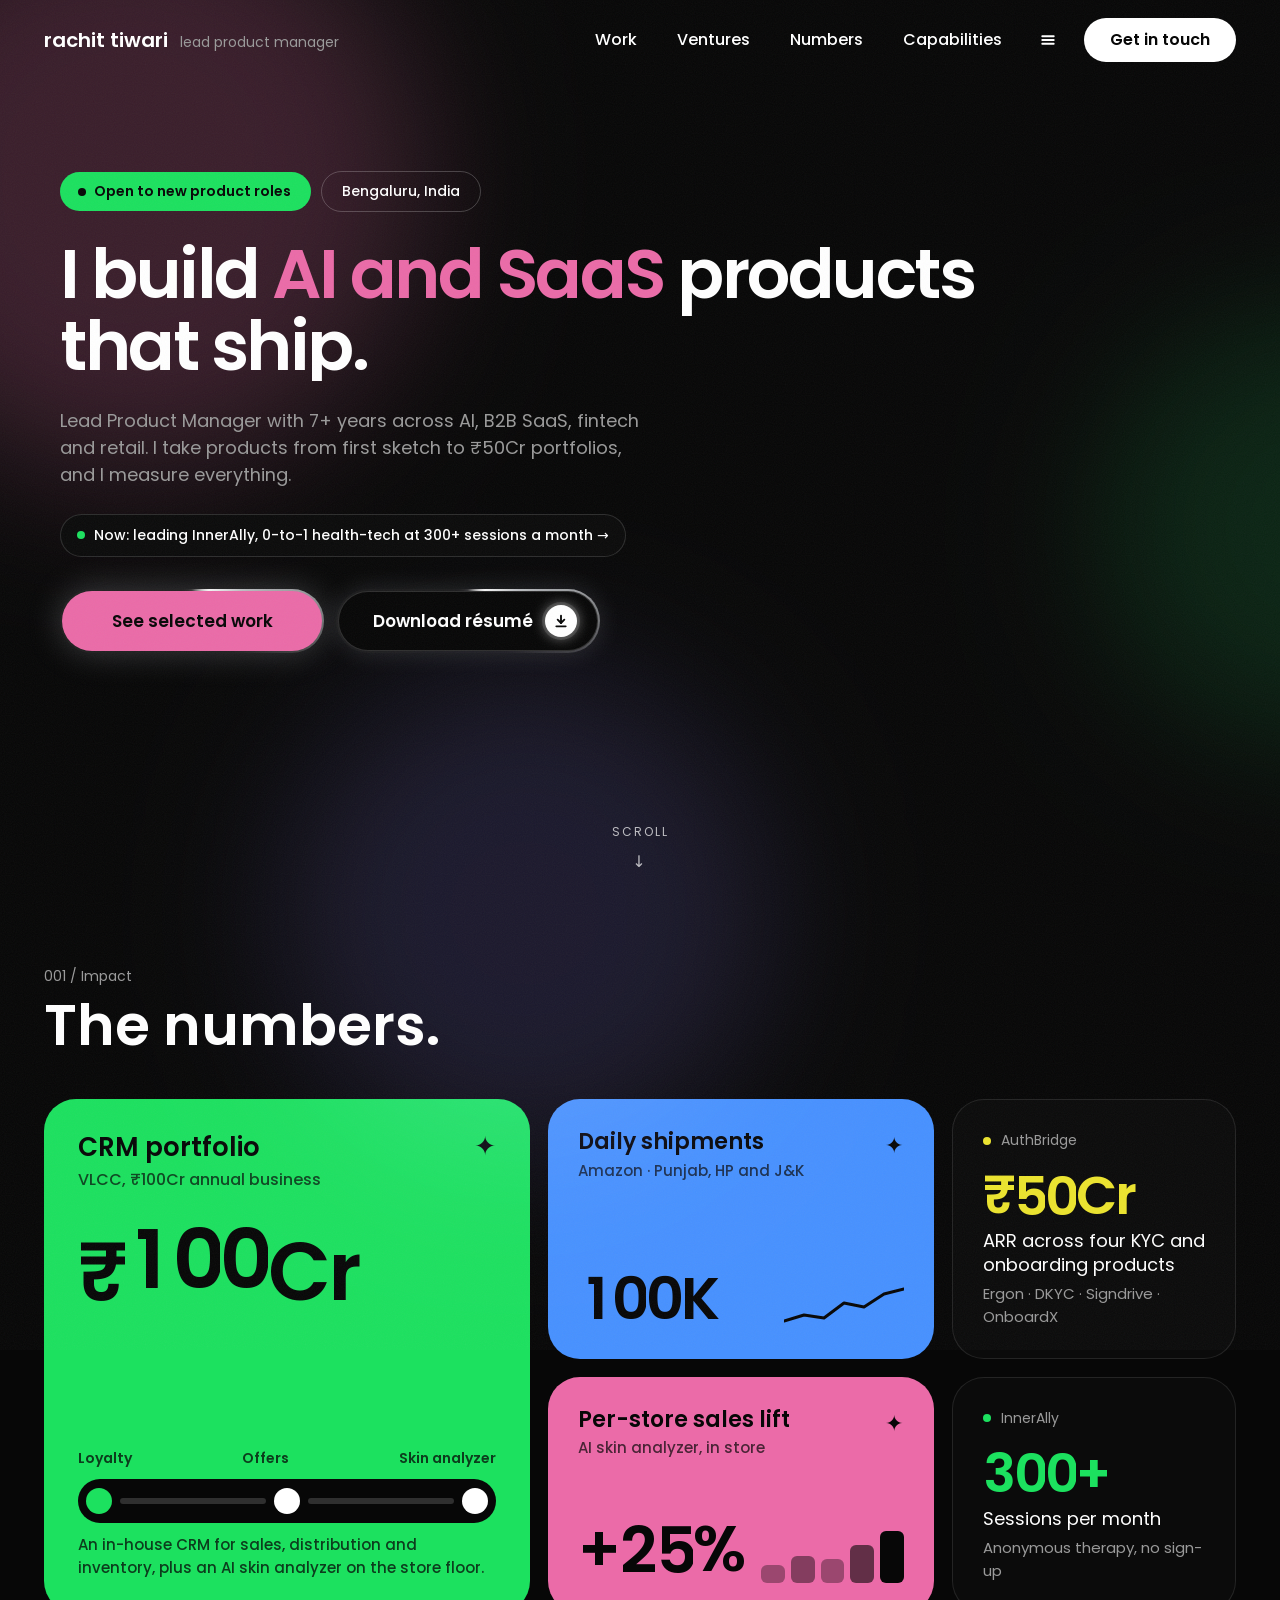
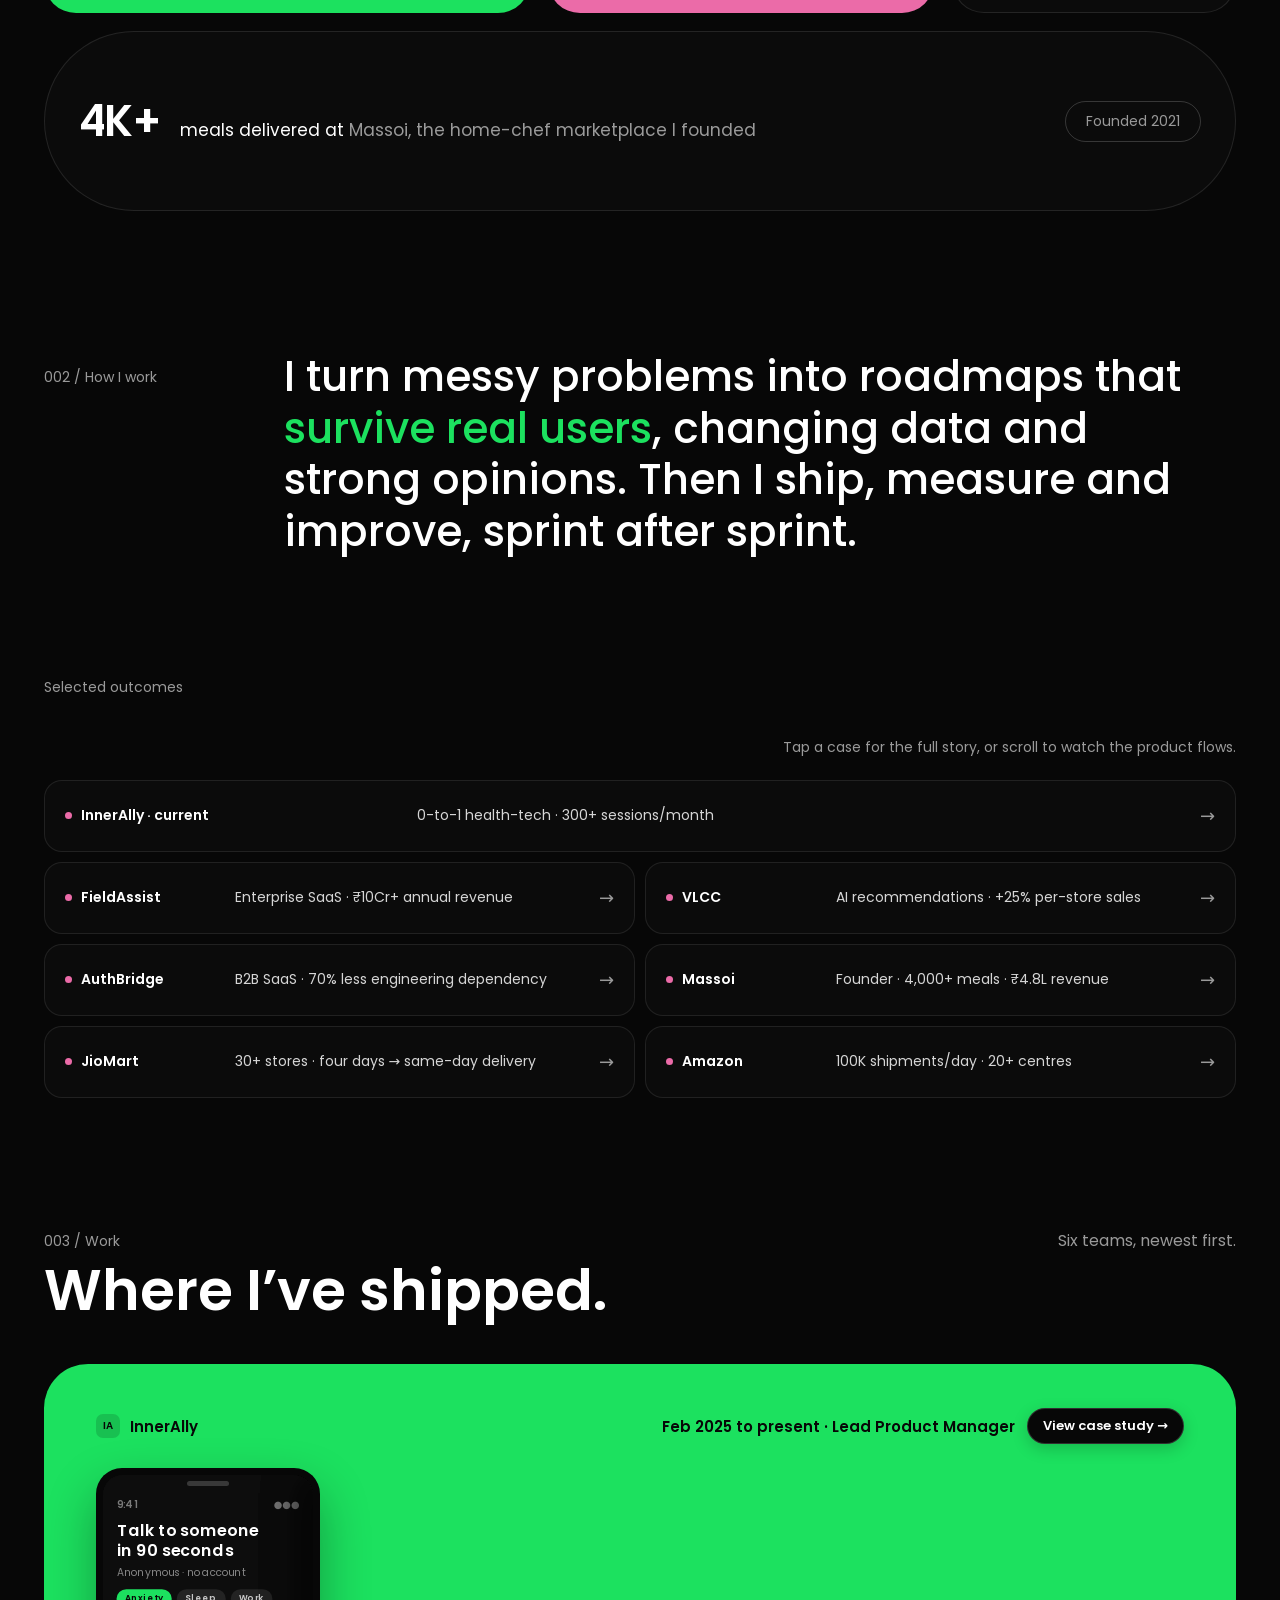
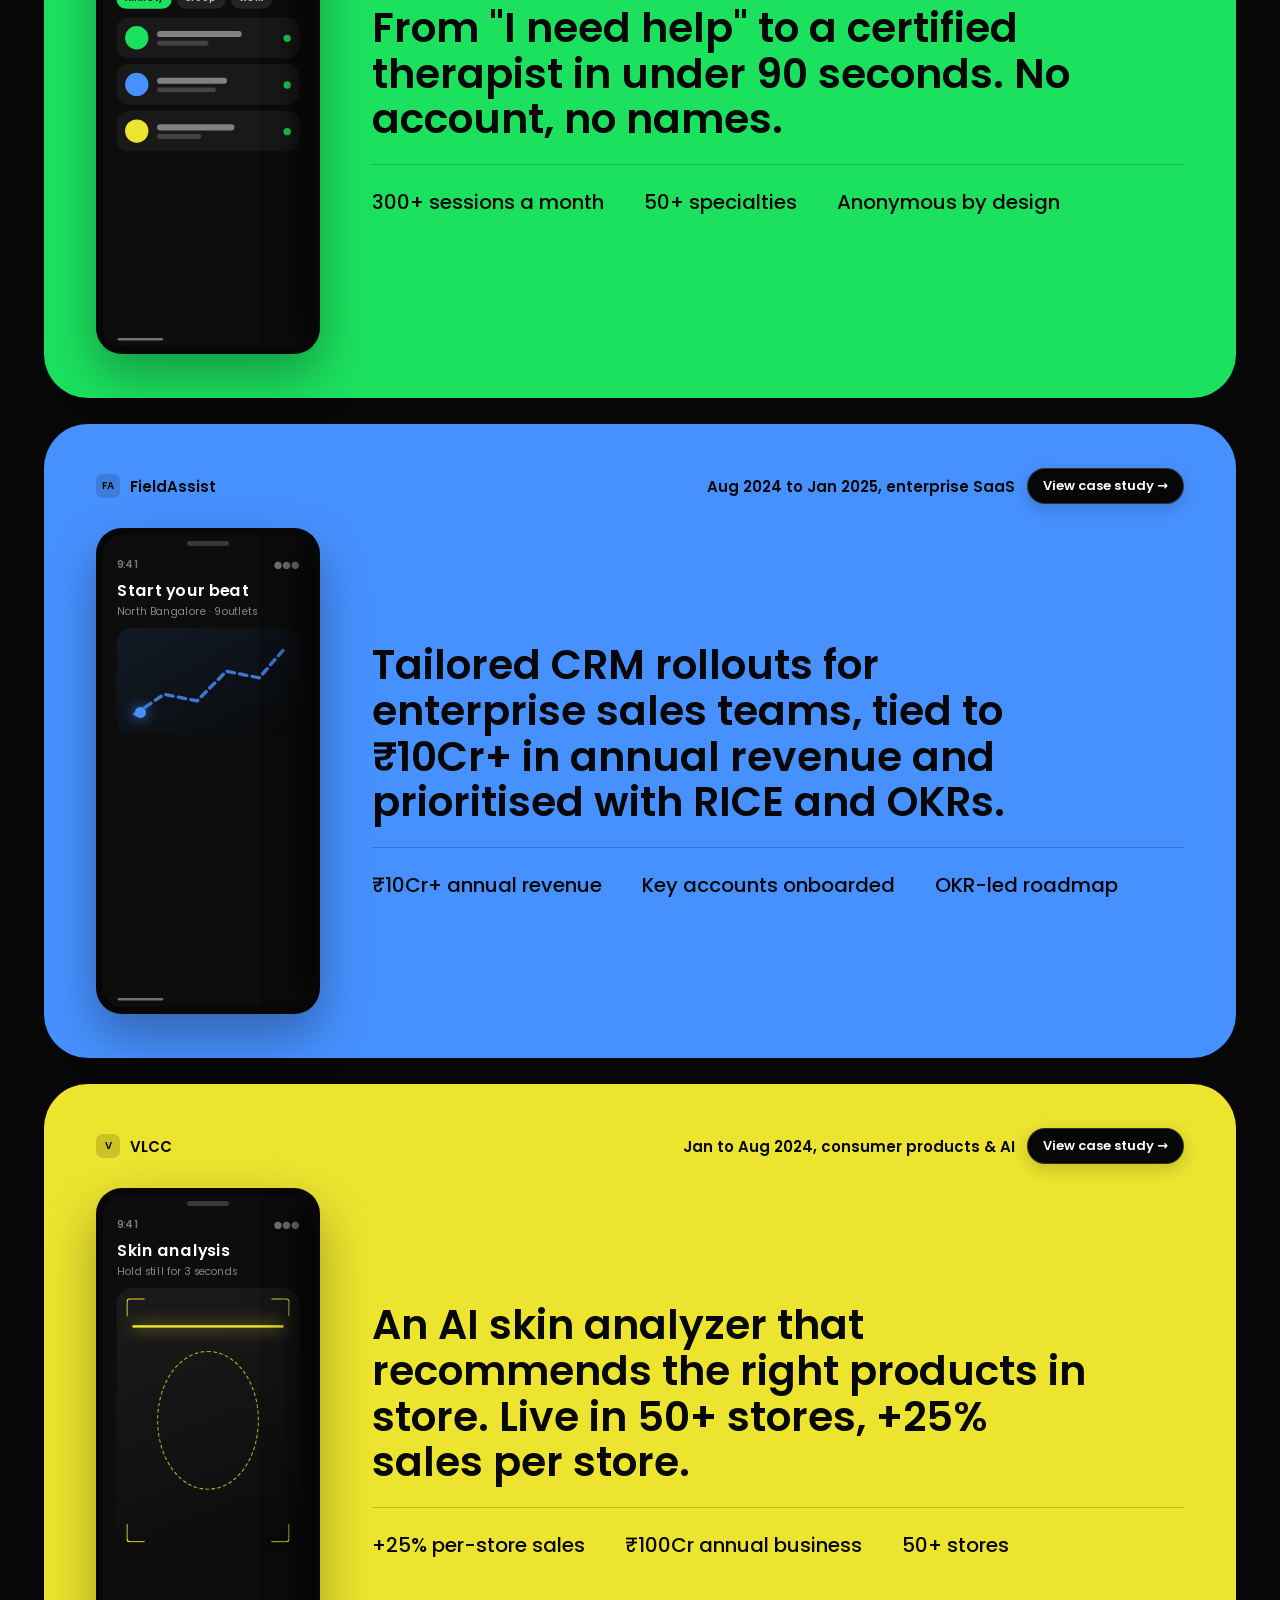
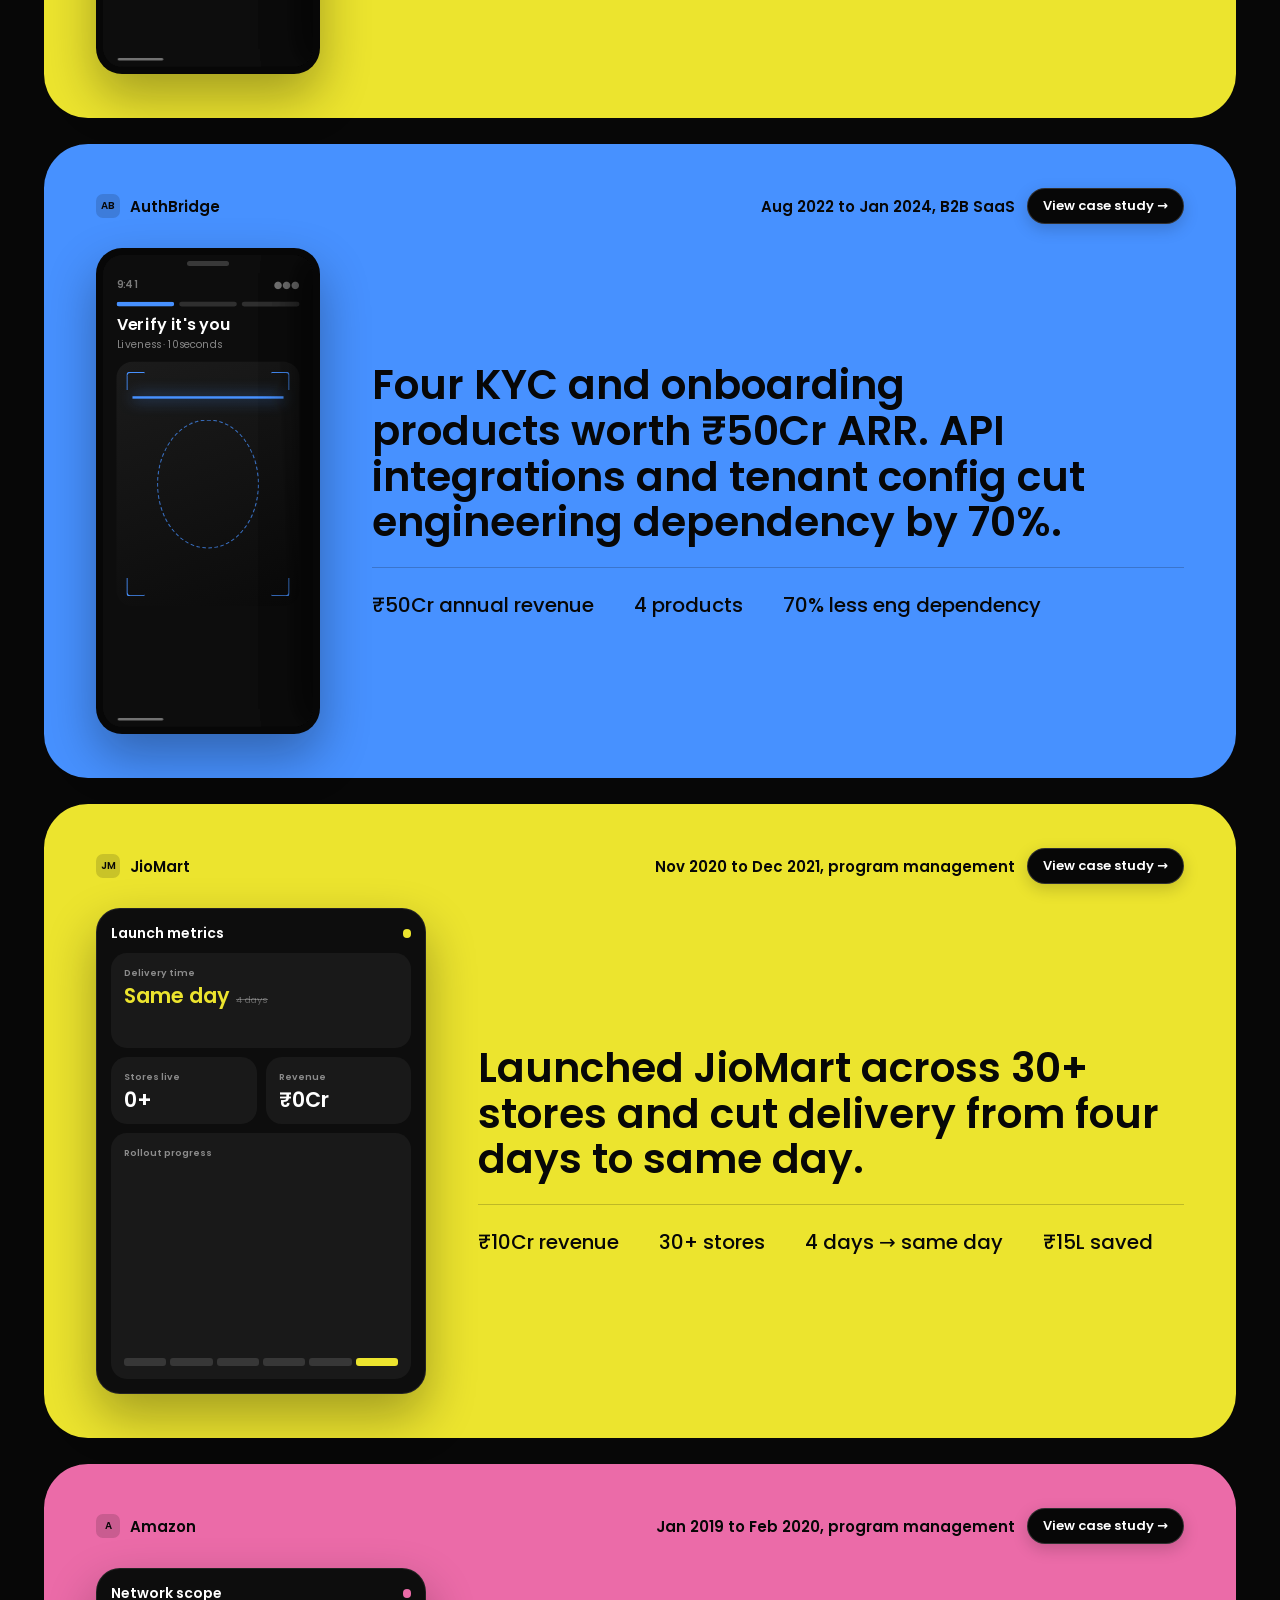
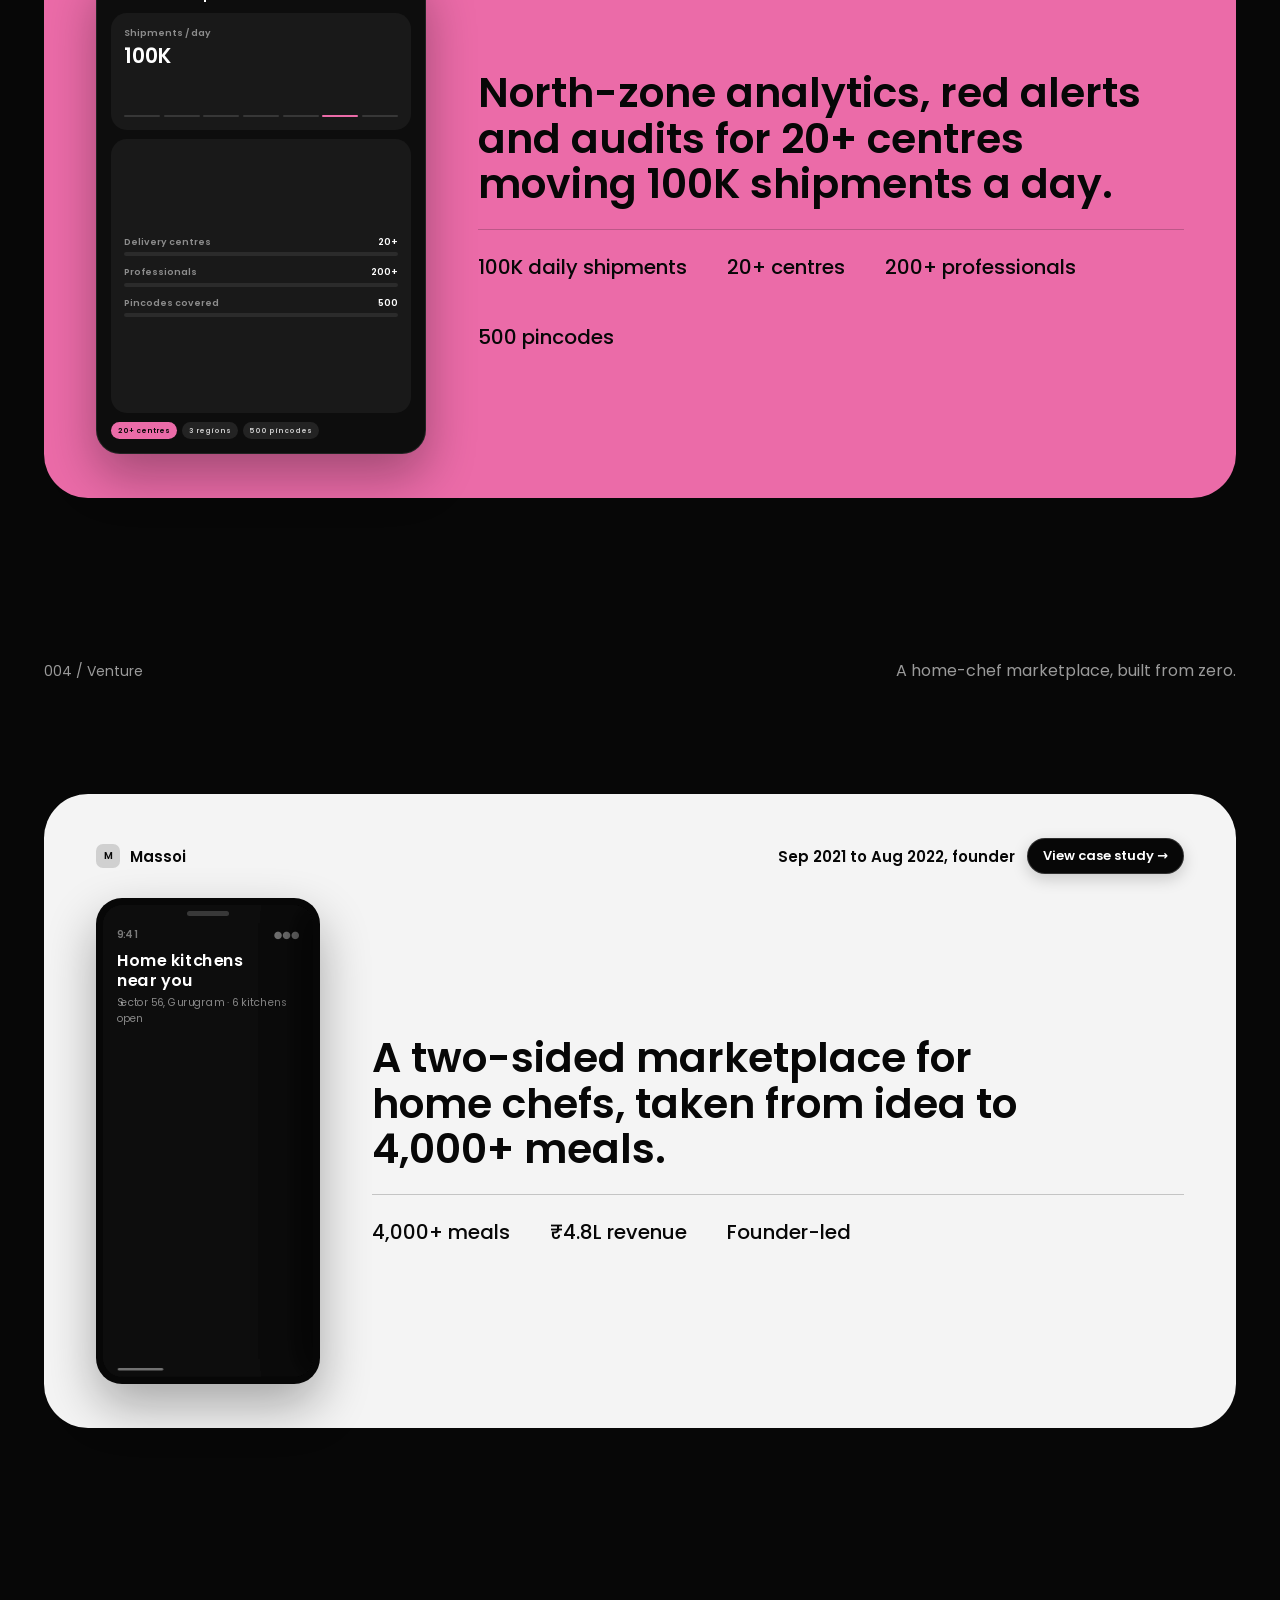
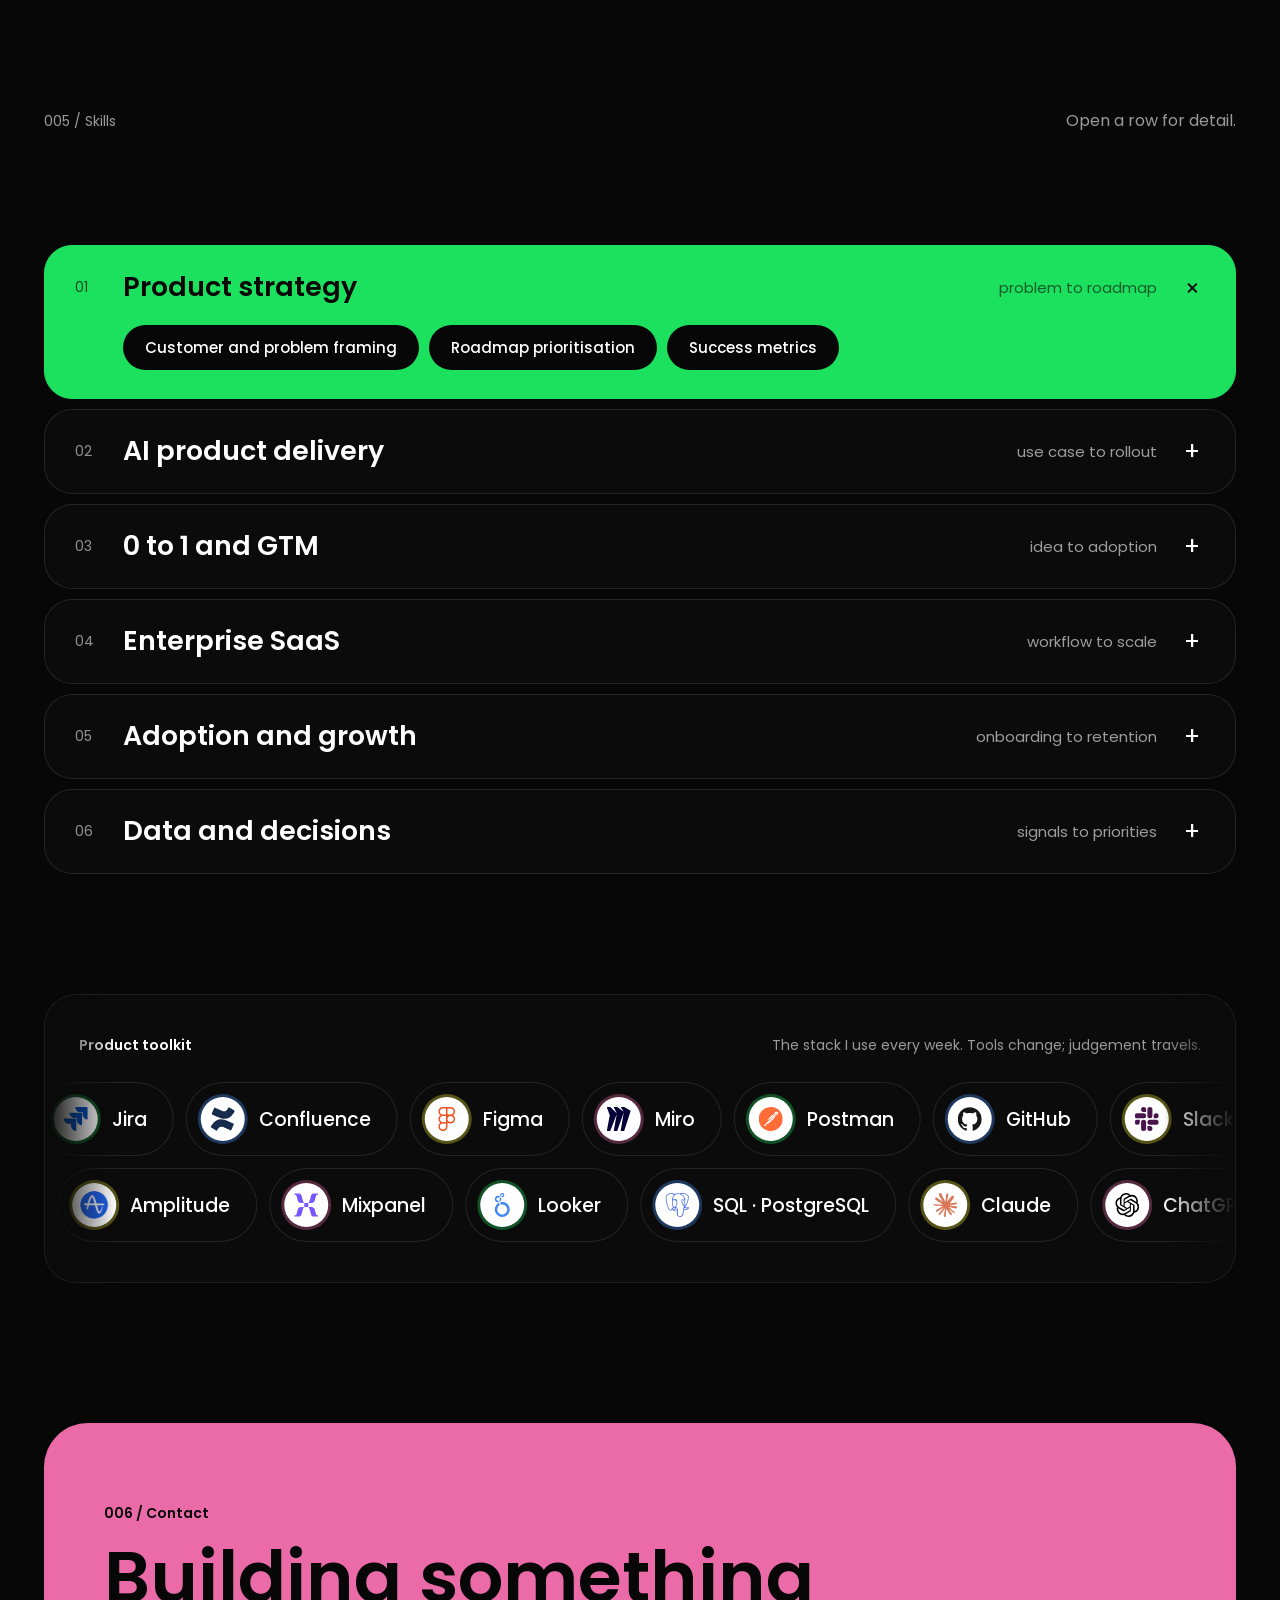
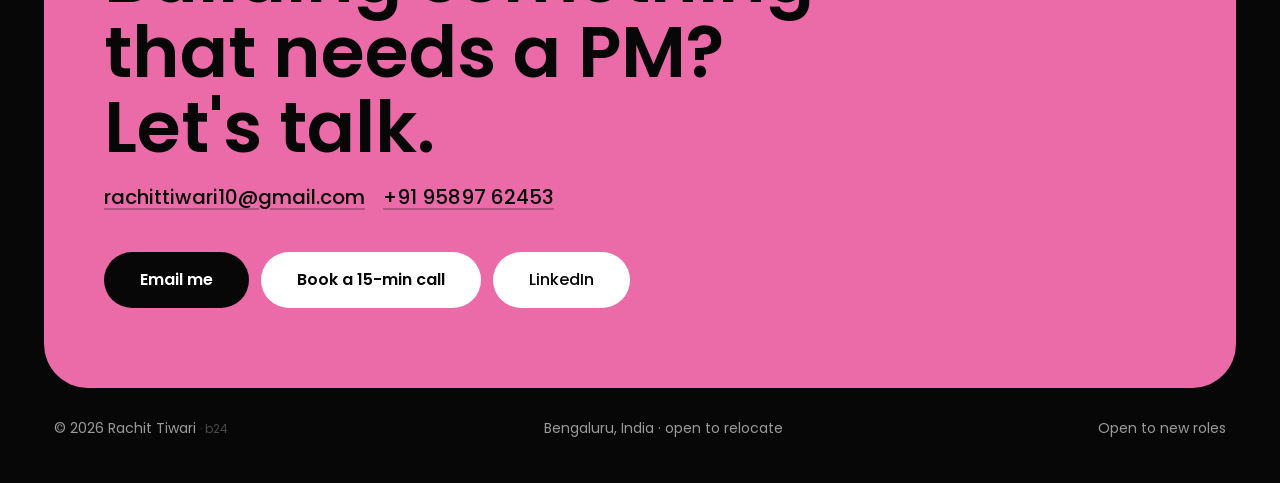
<file: index.html>
<!DOCTYPE html>
<html lang="en">
<head>
<meta charset="utf-8">
<meta name="viewport" content="width=device-width, initial-scale=1">
<title>Rachit Tiwari — Lead Product Manager | AI, SaaS &amp; 0-to-1</title>
<meta name="description" content="Lead Product Manager with 7+ years building AI, enterprise SaaS and 0-to-1 products. +25% per-store sales, ₹50Cr annual SaaS revenue and 300+ monthly sessions.">
<link rel="canonical" href="https://rachittiwari.com/">
<meta name="theme-color" content="#070707">
<meta name="darkreader-lock">
<script>
/* Keep the authored palette intact when a mobile dark-theme extension injects
   a fallback/filter stylesheet before it notices the opt-out above. */
(function () {
  var selector = 'style.darkreader, link.darkreader';
  function cleanInjectedTheme() {
    document.querySelectorAll(selector).forEach(function (el) { el.remove(); });
    var root = document.documentElement;
    root.removeAttribute('data-darkreader-mode');
    root.removeAttribute('data-darkreader-scheme');
    root.style.setProperty('filter', 'none', 'important');
    root.style.setProperty('-webkit-filter', 'none', 'important');
    if (document.body) {
      document.body.style.setProperty('filter', 'none', 'important');
      document.body.style.setProperty('-webkit-filter', 'none', 'important');
    }
  }
  cleanInjectedTheme();
  var themeObserver = new MutationObserver(cleanInjectedTheme);
  themeObserver.observe(document.head, { childList: true });
  var attributeObserver = new MutationObserver(cleanInjectedTheme);
  attributeObserver.observe(document.documentElement, { attributes: true, attributeFilter: ['data-darkreader-mode', 'data-darkreader-scheme'] });
  document.addEventListener('DOMContentLoaded', cleanInjectedTheme, { once: true });
})();
</script>
<meta property="og:title" content="Rachit Tiwari — Lead Product Manager">
<meta property="og:description" content="AI, enterprise SaaS and 0-to-1 products with measurable outcomes: +25% sales, ₹50Cr annual SaaS revenue and 300+ monthly sessions.">
<meta property="og:url" content="https://rachittiwari.com/">
<meta property="og:type" content="website">
<meta property="og:image" content="https://rachittiwari.com/og-portfolio.png">
<meta property="og:image:width" content="1200">
<meta property="og:image:height" content="630">
<meta property="og:image:alt" content="Rachit Tiwari — Lead Product Manager building AI, SaaS and 0-to-1 products">
<meta name="twitter:card" content="summary_large_image">
<meta name="twitter:title" content="Rachit Tiwari — Lead Product Manager">
<meta name="twitter:description" content="AI, enterprise SaaS and 0-to-1 products with measurable outcomes.">
<meta name="twitter:image" content="https://rachittiwari.com/og-portfolio.png">
<script type="application/ld+json">{"@context":"https://schema.org","@type":"Person","name":"Rachit Tiwari","url":"https://rachittiwari.com/","jobTitle":"Lead Product Manager","email":"mailto:rachittiwari10@gmail.com","sameAs":["https://www.linkedin.com/in/namesrachit/"],"knowsAbout":["AI product management","B2B SaaS","CRM","0-to-1 products","go-to-market strategy"]}</script>
<link rel="icon" type="image/svg+xml" href="data:image/svg+xml,<svg xmlns='http://www.w3.org/2000/svg' viewBox='0 0 24 24'><g transform='rotate(45 12 12)'><rect x='3.6' y='3.6' width='16.8' height='16.8' rx='5.4' fill='%23EB6BA8'/></g><ellipse cx='9.1' cy='12' rx='1.35' ry='2.6' fill='%23fff'/><ellipse cx='14.9' cy='12' rx='1.35' ry='2.6' fill='%23fff'/></svg>">
<link rel="icon" type="image/png" href="favicon.png?v=2">
<link rel="apple-touch-icon" href="apple-touch-icon.png?v=2">
<link rel="preconnect" href="https://fonts.googleapis.com">
<link rel="preconnect" href="https://fonts.gstatic.com" crossorigin>
<link rel="preload" as="style" href="https://fonts.googleapis.com/css2?family=Poppins:wght@400;500;600&display=swap">
<link href="https://fonts.googleapis.com/css2?family=Poppins:wght@400;500;600&display=swap" rel="stylesheet" media="print" onload="this.media='all'">
<noscript><link href="https://fonts.googleapis.com/css2?family=Poppins:wght@400;500;600&display=swap" rel="stylesheet"></noscript>
<style>
  html { scroll-behavior: smooth; }
  body { margin: 0; background: #070707; color: #fff; font-family: 'Poppins', system-ui, sans-serif; -webkit-font-smoothing: antialiased; }
  a { color: #EB6BA8; text-decoration: none; }
  a:hover { color: #fff; }
  #case-index, #work, #ventures, #numbers, #caps, #talk { scroll-margin-top: 90px; }
  @keyframes om-word { from { opacity: 0; transform: translateY(90%); } to { opacity: 1; transform: none; } }
  @keyframes om-rise { from { opacity: 0; transform: translateY(28px); } to { opacity: 1; transform: none; } }
  @keyframes om-bob { 0%,100% { transform: translateY(0); } 50% { transform: translateY(6px); } }
  @keyframes om-pulse { 0%,100% { opacity:.4; } 50% { opacity:1; } }
  @keyframes om-dash { to { stroke-dashoffset: 0; } }
  .om-w { display: inline-block; animation: om-word .8s cubic-bezier(.16,1,.3,1) both; }
  .om-load-1 { animation: om-rise .7s .05s cubic-bezier(.16,1,.3,1) both; }
  .om-load-3 { animation: om-rise .7s .6s cubic-bezier(.16,1,.3,1) both; }
  .om-load-4 { animation: om-rise .7s .75s cubic-bezier(.16,1,.3,1) both; }
  .hv-nav.on { background: #EB6BA8 !important; color: #070707 !important; }
  .hv-nav:hover { background: #212121 !important; }
  .hv-invert:hover { filter: brightness(.88); }
  .hv-tool:hover { background: #141414 !important; border-color: rgba(255,255,255,.28) !important; }
  .hv-bright:hover { filter: brightness(1.08); }
  .hv-ghost:hover { background: rgba(255,255,255,.1) !important; }
  .hv-card-yellow:hover { background: #141414 !important; border-color: #ECE42E !important; }
  .hv-card-green:hover { background: #141414 !important; border-color: #1CE15F !important; }
  .hv-wide:hover { background: #141414 !important; }
  .hv-glow:hover { filter: brightness(1.35); }
  .hv-dim:hover { filter: brightness(.9); }

  /* ---- hobby-projects disclosure (three-line minimiser) ----
     Tees lives under one hamburger, per the owner — the bar's
     hierarchy is now quiet text links → one three-line disclosure → one
     white CTA. <details>/<summary> so it opens without JS; a small script
     adds click-outside + Escape closing. New hobby projects = one more
     .more-item row. */
  .more { position: relative; }
  .more summary { list-style: none; }
  .more summary::-webkit-details-marker { display: none; }
  .more-btn { display: flex; align-items: center; padding: 12px 14px; border-radius: 999px; cursor: pointer; transition: background .2s ease; }
  .more-btn:hover { background: #212121; }
  .more[open] .more-btn { background: #212121; }
  .more-btn svg { display: block; width: 20px; height: 20px; fill: #fff; }
  /* idle: the three lines re-type once per 4s (site tempo), staggered like the
     tee bar; open: they morph into an ✕ with the signature easing */
  @keyframes more-line {
    0%, 78% { transform: scaleX(1); }
    84%     { transform: scaleX(.3); }
    90%     { transform: scaleX(1.06); }
    94%, 100% { transform: scaleX(1); }
  }
  .more-btn .ml {
    transform-box: fill-box; transform-origin: center;
    transition: transform .22s cubic-bezier(.16,1,.3,1), opacity .18s ease;
    animation: more-line 4s cubic-bezier(.16,1,.3,1) infinite;
  }
  .more-btn .ml2 { animation-delay: .12s; }
  .more-btn .ml3 { animation-delay: .24s; }
  .more-btn:hover .ml { animation-play-state: paused; }
  .more[open] .ml { animation: none; }
  .more[open] .ml1 { transform: translateY(4.5px) rotate(45deg); }
  .more[open] .ml2 { transform: scaleX(.2); opacity: 0; }
  .more[open] .ml3 { transform: translateY(-4.5px) rotate(-45deg); }
  /* the tee bar re-types the moment the menu opens (its idle loop is blank
     40% of the time — an open shouldn't land in the gap) */
  @keyframes tee-print-open {
    0%        { transform: scaleX(0);    opacity: 0; }
    7%        { transform: scaleX(1.07); opacity: 1; }
    12%, 88%  { transform: scaleX(1);    opacity: 1; }
    96%, 100% { transform: scaleX(0);    opacity: 0; }
  }
  .more[open] .tee-link .tee-line { animation-name: tee-print-open; }
  @media (prefers-reduced-motion: reduce) {
    .more-btn .ml { animation: none !important; transition: none; }
  }
  .more-menu { position: absolute; top: calc(100% + 10px); right: 0; min-width: 176px; background: #0B0B0B; border: 1px solid rgba(255,255,255,.09); border-radius: 18px; padding: 8px; box-shadow: 0 24px 60px rgba(0,0,0,.6); z-index: 80; animation: more-in .22s cubic-bezier(.16,1,.3,1) both; }
  @keyframes more-in { from { opacity: 0; transform: translateY(-6px); } to { opacity: 1; transform: none; } }
  .more-item { display: flex; align-items: center; gap: 11px; padding: 11px 14px; border-radius: 999px; font-size: 15px; font-weight: 500; color: #fff; transition: background .2s ease; }
  .more-item:hover { background: #141414; }
  .more-mobile-nav { display: none; }
  .more-menu__label { padding: 7px 14px 5px; color: #5c5c5c; font-size: 10px; font-weight: 600; letter-spacing: .11em; text-transform: uppercase; }
  .more-item__dot { width: 8px; height: 8px; flex: none; border-radius: 50%; background: #EB6BA8; }
  @media (max-width:820px) {
    #scroll { -webkit-overflow-scrolling: touch; touch-action: pan-y; }
    [data-card-shell] { position: relative !important; top: auto !important; }
    .more-menu { position: fixed; top: 66px; left: 20px; right: 20px; width: auto; }
    .more-mobile-nav { display: block; padding-bottom: 7px; margin-bottom: 7px; border-bottom: 1px solid rgba(255,255,255,.09); }
  }
  html.is-compact #scroll { -webkit-overflow-scrolling: touch; touch-action: pan-y; }
  html.is-compact [data-card-shell] { position: relative !important; top: auto !important; }
  html.is-compact .more-menu { position: fixed; top: 66px; left: 20px; right: 20px; width: auto; }
  html.is-compact .more-mobile-nav { display: block; padding-bottom: 7px; margin-bottom: 7px; border-bottom: 1px solid rgba(255,255,255,.09); }
  @media (max-width:820px) {
    .cap-head { display: grid !important; grid-template-columns: 26px minmax(0,1fr) 26px; column-gap: 14px !important; row-gap: 5px; }
    .cap-head [data-cap-n] { grid-column: 1; grid-row: 1; }
    .cap-head [data-cap-label] { grid-column: 2; grid-row: 1; }
    .cap-head [data-cap-plus] { grid-column: 3; grid-row: 1; }
    .cap-head [data-cap-aside] { display: block; grid-column: 2 / 4; grid-row: 2; font-size: 12px !important; }
  }
  html.is-compact .cap-head { display: grid !important; grid-template-columns: 26px minmax(0,1fr) 26px; column-gap: 14px !important; row-gap: 5px; }
  html.is-compact .cap-head [data-cap-n] { grid-column: 1; grid-row: 1; }
  html.is-compact .cap-head [data-cap-label] { grid-column: 2; grid-row: 1; }
  html.is-compact .cap-head [data-cap-plus] { grid-column: 3; grid-row: 1; }
  html.is-compact .cap-head [data-cap-aside] { display: block; grid-column: 2 / 4; grid-row: 2; font-size: 12px !important; }
  @media (prefers-reduced-motion: reduce) { .more-menu { animation: none; } }

  /* ---- Pokie Tees glyph (now a .more-item row) ----
     Single chest bar = the brand: one sentence, one tee. It types on once
     per 4s loop (the site's idle tempo) and freezes on hover. */
  @keyframes tee-print {
    0%, 40%   { transform: scaleX(0);    opacity: 0; }
    50%       { transform: scaleX(1.07); opacity: 1; }
    57%, 88%  { transform: scaleX(1);    opacity: 1; }
    96%, 100% { transform: scaleX(0);    opacity: 0; }
  }
  .tee-link svg { display: block; width: 20px; height: 20px; flex: none; }
  /* Solid fills, never hairline strokes — a hairline lands on fractional
     device pixels at this size and antialiases to grey. The body's own-colour
     round-join stroke exists only to round its corners. */
  .tee-link .tee-body {
    fill: #EB6BA8; stroke: #EB6BA8; stroke-width: 1.2;
    stroke-linejoin: round; stroke-linecap: round;
  }
  .tee-link .tee-line {
    fill: #fff;
    transform-box: fill-box;                   /* origin on the bar, not the viewport */
    transform-origin: left center;
    animation: tee-print 4s cubic-bezier(.16,1,.3,1) infinite;
  }
  .tee-link:hover .tee-line { animation-play-state: paused; }
  @media (prefers-reduced-motion: reduce) {
    .tee-link .tee-line { animation: none !important; transform: none; opacity: 1; }
  }

  /* ---- case-study overlay ----
     Clicking a #work or #ventures card opens its case study. Content lives in the CASES
     object in the end-of-body script; adding a study = one object + the
     card's data-case attribute. */
  .cs-pill { display:inline-flex; align-items:center; justify-content:center; min-height:34px; box-sizing:border-box; font-size:13px; font-weight:600; padding:7px 15px; border:1px solid rgba(255,255,255,.16); border-radius:999px; background:#070707; color:#fff; box-shadow:0 5px 16px rgba(7,7,7,.18); white-space:nowrap; transition:background .2s cubic-bezier(.16,1,.3,1), transform .2s cubic-bezier(.16,1,.3,1); }
  [data-case] { cursor: pointer; }
  [data-case]:hover .cs-pill { background:#212121; transform:translateX(2px); }
  [data-case]:active .cs-pill { transform:translateX(2px) scale(.98); }
  .case-back { position: fixed; inset: 0; z-index: 200; background: rgba(0,0,0,.66); display: none; align-items: flex-start; justify-content: center; overflow-y: auto; padding: clamp(16px, 5vh, 60px) clamp(12px, 3vw, 32px); }
  .case-back.on { display: flex; animation: case-fade .2s ease both; }
  @keyframes case-fade { from { opacity: 0; } to { opacity: 1; } }
  .case-card { width: min(780px, 100%); background: #0B0B0B; border: 1px solid rgba(255,255,255,.09); border-radius: 28px; padding: clamp(24px, 4vw, 44px); animation: case-rise .3s cubic-bezier(.16,1,.3,1) both; }
  .case-card:focus { outline: none; }
  @keyframes case-rise { from { opacity: 0; transform: translateY(16px); } to { opacity: 1; transform: none; } }
  .case-top { display: flex; align-items: flex-start; justify-content: space-between; gap: 14px; }
  .case-who { display: grid; grid-template-columns: 26px minmax(0,1fr); column-gap: 12px; row-gap: 2px; align-items: center; font-size: 15px; font-weight: 600; color: #fff; }
  .case-badge { grid-row: 1 / 3; width: 26px; height: 26px; border-radius: 8px; color: #070707; display: flex; align-items: center; justify-content: center; font-size: 10px; font-weight: 600; flex: none; }
  .case-sub { grid-column: 2; font-size: 13.5px; line-height: 1.45; color: #9A9A9A; font-weight: 400; }
  .case-x { width: 38px; height: 38px; flex: none; border-radius: 50%; border: 1px solid rgba(255,255,255,.14); background: transparent; color: #fff; font-size: 15px; display: grid; place-items: center; cursor: pointer; transition: background .2s ease; }
  .case-x:hover { background: #212121; }
  .case-h { margin: 26px 0 0; font-size: clamp(24px, 3.4vw, 34px); font-weight: 600; line-height: 1.16; color: #fff; }
  .case-body h4 { margin: 30px 0 10px; font-size: 13px; font-weight: 600; letter-spacing: .08em; text-transform: uppercase; color: #9A9A9A; }
  .case-body p { margin: 0; font-size: 15.5px; line-height: 1.7; color: #d6d6d6; }
  .case-chips { display: flex; flex-wrap: wrap; gap: 10px; margin-top: 30px; padding-top: 24px; border-top: 1px solid rgba(255,255,255,.09); }
  .case-chip { display: flex; align-items: center; gap: 8px; font-size: 13.5px; font-weight: 500; color: #fff; border: 1px solid rgba(255,255,255,.14); border-radius: 999px; padding: 8px 15px; }
  .case-chip .dot { width: 7px; height: 7px; border-radius: 50%; flex: none; }
  .case-actions { display:flex; align-items:center; gap:8px; flex:none; }
  .case-copy { min-height:38px; border:1px solid rgba(255,255,255,.14); border-radius:999px; padding:0 14px; background:transparent; color:#fff; font:500 12px/1 'Poppins',system-ui,sans-serif; cursor:pointer; transition:background .2s ease,border-color .2s ease; }
  .case-copy:hover { background:#212121; border-color:rgba(255,255,255,.22); }
  [data-case]:focus-visible, .case-index__item:focus-visible, .hero-current:focus-visible, .case-copy:focus-visible, .case-x:focus-visible { outline:2px solid #fff; outline-offset:4px; }
  @media (max-width:520px) {
    .case-actions { align-items:flex-end; flex-direction:column-reverse; }
    .case-copy { min-height:34px; padding:0 11px; font-size:11px; }
  }
  @media (prefers-reduced-motion: reduce) { .case-back.on, .case-card { animation: none; } }

  /* ---- hero: physics keyword pile ---- */
  .hero { position:relative; height:100vh; min-height:760px; overflow:hidden; background:#070707; margin-top:-78px }
  .hero__inner { position:relative; box-sizing:border-box; height:100%; display:flex; align-items:center; justify-content:center; padding:40px 44px 120px; max-width:1440px; margin:0 auto }
  .hero__plane { z-index:2; width:100%; max-width:1240px; display:flex }
  .hero__content { width:100%; padding:0 16px; display:flex; flex-direction:column; align-items:flex-start; gap:26px }
  .hero__pills { position:absolute; inset:0; z-index:3; pointer-events:none; overflow:hidden }
  .pill { position:absolute; top:0; left:0; font-size:16px; font-weight:600; padding:12px 24px; border-radius:999px; white-space:nowrap; visibility:hidden; will-change:transform; color:#070707 }
  .hero__h1 { margin:0; max-width:1000px; font-size:clamp(38px,5.4vw,84px); font-weight:600; line-height:1.03; letter-spacing:-2.5px; color:#fff }
  .hero__sub { margin:0; font-size:clamp(16px,1.4vw,20px); font-weight:400; color:#9A9A9A; max-width:600px; text-wrap:pretty }
  .hero-current { display:inline-flex; align-items:center; gap:9px; color:#fff; border:1px solid rgba(255,255,255,.14); background:#0B0B0B; border-radius:999px; padding:10px 16px; font-size:14px; font-weight:500; transition:background .2s ease,border-color .2s ease }
  .hero-current::before { content:''; width:8px; height:8px; border-radius:50%; background:#1CE15F; flex:none }
  .hero-current:hover { color:#fff; background:#141414; border-color:rgba(255,255,255,.24) }
  .hero__ctas { display:flex; gap:12px; margin-top:6px }
  .glow-ring { position:relative; display:inline-flex; padding:2px; border-radius:999px; overflow:hidden; isolation:isolate; background:rgba(255,255,255,.10); box-shadow:0 0 34px rgba(226,232,240,.22) }
  .glow-ring::before { content:''; position:absolute; inset:-80%; background:conic-gradient(from 0turn,rgba(226,232,240,0) 0turn,rgba(255,255,255,.9) .08turn,rgba(203,213,225,.5) .16turn,rgba(226,232,240,0) .3turn,rgba(226,232,240,0) 1turn); animation:ring 3.8s linear infinite }
  .glow-ring::after { content:''; position:absolute; inset:-80%; background:conic-gradient(from 0turn,rgba(226,232,240,0) 0turn,rgba(255,255,255,.75) .09turn,rgba(226,232,240,0) .34turn,rgba(226,232,240,0) 1turn); filter:blur(7px); animation:ring 3.8s linear infinite }
  .glow-ring--ghost { background:rgba(255,255,255,.08); box-shadow:0 0 26px rgba(226,232,240,.14) }
  .glow-ring--ghost::before, .glow-ring--ghost::after { animation-duration:5s }
  @keyframes ring { to { transform:rotate(1turn) } }
  .btn { position:relative; z-index:1; border-radius:999px; font-size:17px; font-weight:600; display:inline-flex; align-items:center; justify-content:center; min-height:44px }
  .btn--primary { background:#EB6BA8; color:#070707; padding:17px 34px; transition:filter .2s }
  .btn--primary:hover { filter:brightness(1.08); color:#070707 }
  .btn--ghost { background:#070707; color:#fff; border:1px solid rgba(255,255,255,.16); padding:16px 33px; transition:background .2s }
  .btn--ghost:hover { background:#141414; color:#fff }
  @media (max-width:820px) {
    /* top-aligned compact hero sized to the visible viewport, pills on screen */
    .hero { height:auto; min-height:100vh; min-height:100dvh }
    .hero__inner { height:auto; min-height:100vh; min-height:100dvh; align-items:flex-start; padding:96px 16px 120px }
    .hero__content { gap:16px }
    .hero__sub { font-size:15.5px }
    .btn--primary { padding:13px 26px }
    .btn--ghost { padding:12px 25px }
    .hero__pills { z-index:1 }
    .pill { font-size:12.5px; padding:8px 15px }
    .hero__content { padding:0 }
    .hero__ctas { flex-direction:column; width:100% }
    .glow-ring { width:auto; align-self:flex-start }
    .btn { width:auto; text-align:center; font-size:15px; min-height:0 }
    .btn--primary { padding:13px 24px }
    .btn--ghost { padding:12px 23px }
    .hero__h1 { font-size:38px; letter-spacing:-1px }
  }
  /* desktop-site-mode on a phone: same mobile rules, keyed off the class */
  html.is-compact .hero { height:auto; min-height:100vh; min-height:100dvh }
  html.is-compact .hero__inner { height:auto; min-height:100vh; min-height:100dvh; align-items:flex-start; padding:96px 16px 120px }
  html.is-compact .hero__content { gap:16px }
  html.is-compact .hero__sub { font-size:15.5px }
  html.is-compact .btn--primary { padding:13px 26px }
  html.is-compact .btn--ghost { padding:12px 25px }
  html.is-compact .hero__pills { z-index:1 }
  html.is-compact .pill { font-size:12.5px; padding:8px 15px }
  html.is-compact .hero__content { padding:0 }
  html.is-compact .hero__ctas { flex-direction:column; width:100% }
  html.is-compact .glow-ring { width:auto; align-self:flex-start }
  html.is-compact .btn { width:auto; text-align:center; font-size:15px; min-height:0 }
  html.is-compact .btn--primary { padding:13px 24px }
  html.is-compact .btn--ghost { padding:12px 23px }
  html.is-compact .hero__h1 { font-size:38px; letter-spacing:-1px }

  /* hero CTAs: both pills the same width and height */
  .hero__ctas { display:inline-grid; grid-template-columns:1fr 1fr; gap:12px; width:auto; align-self:flex-start }
  .hero__ctas .glow-ring { width:auto; align-self:stretch }
  .hero__ctas .btn { box-sizing:border-box; flex:1 1 auto; width:100%; height:60px; min-height:0; padding-top:0; padding-bottom:0; padding-left:34px; padding-right:34px }
  @media (max-width:820px) {
    .hero__ctas { grid-template-columns:1fr; width:max-content; max-width:100%; justify-self:start }
    .hero__ctas .btn { height:50px; padding-left:26px; padding-right:26px }
  }
  html.is-compact .hero__ctas { grid-template-columns:1fr; width:max-content; max-width:100%; justify-self:start }
  html.is-compact .hero__ctas .btn { height:50px; padding-left:26px; padding-right:26px }
  @media (prefers-reduced-motion:reduce) {
    .glow-ring::before, .glow-ring::after { animation:none }
  }

  /* ---- quick case index ---- */
  .case-index { padding:0 0 110px }
  .case-index__head { display:flex; align-items:flex-end; justify-content:space-between; gap:24px; margin-bottom:22px }
  .case-index__grid { display:grid; grid-template-columns:repeat(2,minmax(0,1fr)); gap:10px }
  .case-index__item { display:grid; grid-template-columns:minmax(110px,.7fr) minmax(0,1.6fr) auto; align-items:center; gap:18px; min-height:72px; box-sizing:border-box; padding:16px 20px; color:#fff; background:#0B0B0B; border:1px solid rgba(255,255,255,.09); border-radius:18px; transition:background .2s cubic-bezier(.16,1,.3,1),border-color .2s ease,transform .2s cubic-bezier(.16,1,.3,1) }
  .case-index__item:hover { color:#fff; background:#141414; border-color:rgba(255,255,255,.18); transform:translateY(-2px) }
  .case-index__item:first-child { grid-column:1 / -1 }
  .case-index__name { display:flex; align-items:center; gap:9px; font-size:14px; font-weight:600 }
  .case-index__name::before { content:''; width:7px; height:7px; border-radius:50%; background:#EB6BA8; flex:none }
  .case-index__result { min-width:0; color:#d6d6d6; font-size:14px; line-height:1.45 }
  .case-index__arrow { color:#9A9A9A; font-size:18px }
  .contact-details { display:flex; align-items:center; gap:10px 18px; flex-wrap:wrap }
  .contact-details a { color:#070707; font-size:20px; font-weight:500; text-decoration:underline; text-decoration-color:rgba(7,7,7,.24); text-underline-offset:4px }
  .contact-details a:hover { color:#070707; text-decoration-color:#070707 }
  @media (max-width:820px) {
    .hero-current { font-size:12.5px; line-height:1.35; padding:9px 13px; border-radius:16px }
    .case-index { padding:0 0 70px }
    .case-index__head { align-items:flex-start; flex-direction:column; gap:8px }
    .case-index__grid { grid-template-columns:1fr }
    .case-index__item:first-child { grid-column:auto }
    .case-index__item { grid-template-columns:1fr auto; gap:4px 14px; padding:15px 16px; border-radius:16px }
    .case-index__result { grid-column:1; font-size:13px }
    .case-index__arrow { grid-column:2; grid-row:1 / 3 }
    .contact-details { flex-direction:column; align-items:flex-start; gap:8px }
    .contact-details a { font-size:16px }
  }


  /* ---- app flow screens ---- */
  [data-flow]::before{content:'';position:absolute;left:12px;bottom:5px;z-index:12;width:calc((100% - 24px)/4);height:2px;border-radius:99px;background:rgba(255,255,255,.42);transition:width .55s cubic-bezier(.16,1,.3,1);pointer-events:none}
  [data-flow].fs-push::before{width:calc((100% - 24px)*.5)}
  [data-flow].fs-push2::before{width:calc((100% - 24px)*.75)}
  [data-flow].fs-push3::before{width:calc(100% - 24px)}
  [data-fscreen]{position:absolute;inset:0;display:flex;flex-direction:column;gap:7px;padding:19px 11px 11px;background:#0D0D0D;box-shadow:-12px 0 30px rgba(0,0,0,.28);will-change:transform,opacity;transition:transform .52s cubic-bezier(.16,1,.3,1),opacity .52s cubic-bezier(.16,1,.3,1)}
  [data-fscreen="2"],[data-fscreen="3"],[data-fscreen="4"]{transform:translateX(100%)}
  [data-flow].fs-push [data-fscreen="1"]{transform:translateX(-20%) scale(.98);opacity:.24}
  [data-flow].fs-push [data-fscreen="2"]{transform:none}
  [data-flow].fs-push2 [data-fscreen="2"]{transform:translateX(-20%) scale(.98);opacity:.24}
  [data-flow].fs-push2 [data-fscreen="3"]{transform:none}
  [data-flow].fs-push3 [data-fscreen="1"]{opacity:0}
  [data-flow].fs-push3 [data-fscreen="3"]{transform:translateX(-20%) scale(.98);opacity:.24}
  [data-flow].fs-push3 [data-fscreen="4"]{transform:none}
  .fs4-ok{width:38px;height:38px;border-radius:50%;display:grid;place-items:center;margin:14px auto 2px;color:#070707;font-size:20px;font-weight:700}
  [data-flow].fs-live .fs4-ok.fs-in{animation:fs4pop .7s cubic-bezier(.16,1,.3,1)}
  @keyframes fs4pop{0%{transform:scale(.3)}60%{transform:scale(1.15)}100%{transform:scale(1)}}
  .fs4-t{color:#fff;font-size:10px;font-weight:600;text-align:center;line-height:1.3}
  .fs4-s{color:rgba(255,255,255,.55);font-size:7.4px;text-align:center;line-height:1.4}
  .fs4-m{display:flex;justify-content:space-between;align-items:baseline;background:rgba(255,255,255,.06);border-radius:8px;padding:7px 8px}
  .fs4-m span:first-child{color:rgba(255,255,255,.6);font-size:7px}.fs4-m span:last-child{font-size:12px;font-weight:700}
  .fs4-bar{height:4px;border-radius:9px;background:rgba(255,255,255,.08);overflow:hidden}.fs4-bar i{display:block;height:100%;width:0;border-radius:9px;transition:width 1.1s cubic-bezier(.16,1,.3,1)}
  [data-fstep]{opacity:0;transform:translateY(9px);filter:blur(1.5px);transition:opacity .38s cubic-bezier(.16,1,.3,1),transform .46s cubic-bezier(.16,1,.3,1),filter .38s ease,width .7s cubic-bezier(.16,1,.3,1),left 1.25s cubic-bezier(.16,1,.3,1),background .35s,color .35s}
  [data-fstep].fs-in{opacity:1;transform:none;filter:none}
  [data-fstep] [data-fstep]{opacity:1;transform:none;filter:none}
  [data-tap].fs-press{animation:fs-press .58s cubic-bezier(.16,1,.3,1)}
  [data-fripple]{z-index:20;box-shadow:0 0 0 1px rgba(255,255,255,.82),0 4px 14px rgba(0,0,0,.42)}
  [data-fripple].fs-tapping{animation:fs-tap .72s cubic-bezier(.16,1,.3,1)}
  @keyframes fs-press{0%,100%{transform:scale(1)}42%{transform:scale(.95);filter:brightness(1.12)}}
  @keyframes fs-tap{0%{transform:scale(.2);opacity:0}20%{transform:scale(.46);opacity:.95}48%{transform:scale(.34);opacity:1}100%{transform:scale(2.15);opacity:0}}
  @keyframes fs-scan{0%{top:14%}100%{top:80%}}
  @keyframes fs-pulse{0%{transform:scale(.62);opacity:.75}100%{transform:scale(1.5);opacity:0}}
  @keyframes fs-wave{0%,100%{transform:scaleY(.35)}50%{transform:scaleY(1)}}
  [data-flow] [data-fscan]{animation:none}
  [data-flow].fs-live [data-fscan]{animation:fs-scan 2.1s cubic-bezier(.16,1,.3,1) infinite alternate}
  [data-flow].fs-live [data-fpulse]{animation:fs-pulse 1.8s ease-out infinite}
  [data-flow].fs-live [data-fwave]{animation:fs-wave .9s ease-in-out infinite}
  

  /* RESUME CTA: download icon in a circle, bouncing continuously */
  .resume-cta > a { display:inline-flex; align-items:center; gap:12px }
  .resume-cta__circle { flex:none; width:32px; height:32px; margin-right:-14px; border-radius:50%; display:inline-flex; align-items:center; justify-content:center; background:#fff; color:#070707; box-shadow:0 0 14px rgba(255,255,255,.55), 0 0 0 3px rgba(255,255,255,.12); overflow:hidden }
  .resume-cta__ico { display:block; animation: resumeIcoBounce 1.1s cubic-bezier(.45,0,.55,1) infinite }
  @keyframes resumeIcoBounce { 0%,100% { transform: translateY(-3px) } 50% { transform: translateY(3px) } }
</style>
<noscript><style>#loader { display: none !important; }</style></noscript>
</head>
<body>

<script>/* failsafe: the decorative loader can never block the page */
(function(){function kill(){var l=document.getElementById('loader');if(l&&l.parentNode){l.style.transition='opacity .3s';l.style.opacity='0';setTimeout(function(){if(l.parentNode)l.parentNode.removeChild(l)},320)}}
setTimeout(kill,2500);window.addEventListener('error',function(){setTimeout(kill,300)});window.addEventListener('pageshow',function(e){if(e.persisted)kill()});})();</script>
<div id="scroll" style="position:relative; background:#070707; overflow-x:clip">
  <div id="loader" data-mob="padding:28px 20px" style="position:fixed; inset:0; z-index:200; background:#070707; display:flex; flex-direction:column; justify-content:space-between; padding:44px; transition:transform .5s cubic-bezier(.76,0,.24,1)">
    <div style="display:flex; align-items:baseline; justify-content:space-between; gap:16px">
      <span style="font-size:20px; font-weight:600; color:#fff">rachit tiwari</span>
      <span data-mob="display:none" style="font-size:14px; color:#9A9A9A">lead product manager</span>
    </div>
    <div style="display:flex; align-items:flex-end; justify-content:space-between; gap:24px; flex-wrap:wrap">
      <div data-mob="font-size:56px" style="display:flex; align-items:baseline; gap:6px; color:#fff; font-size:clamp(64px,11vw,150px); font-weight:600; letter-spacing:-4px; line-height:.9">
        <span id="load-num">0</span><span style="color:#EB6BA8">%</span>
      </div>
      <span data-mob="font-size:14px" style="font-size:16px; color:#9A9A9A; padding-bottom:12px">AI and SaaS product work, loading</span>
    </div>
    <div style="height:4px; background:rgba(255,255,255,.12); border-radius:999px; overflow:hidden">
      <div id="load-bar" style="height:100%; width:0%; background:#1CE15F; border-radius:999px"></div>
    </div>
  </div>

  <div id="progress" style="position:fixed; top:0; left:0; right:0; height:3px; background:#EB6BA8; transform-origin:left center; transform:scaleX(0); z-index:60"></div>

  <div id="bar" style="position:sticky; top:0; z-index:50; transition:background .3s ease">
    <div data-mob="padding:14px 20px" style="max-width:1360px; margin:0 auto; display:flex; align-items:center; justify-content:space-between; gap:12px; padding:18px 44px">
      <div style="display:flex; align-items:baseline; gap:12px">
        <span style="font-size:20px; font-weight:600">rachit tiwari</span>
        <span data-mob="display:none" style="font-size:14px; color:#9A9A9A">lead product manager</span>
      </div>
      <div id="nav" style="display:flex; align-items:center; gap:4px">
        <a href="#work" data-nav="work" data-flip class="hv-nav" data-mob="display:none" style="font-size:16px; font-weight:500; padding:12px 18px; border-radius:999px; color:#fff; transition:background .2s ease, color .2s ease">Work</a>
        <a href="#ventures" data-nav="ventures" data-flip class="hv-nav" data-mob="display:none" style="font-size:16px; font-weight:500; padding:12px 18px; border-radius:999px; color:#fff; transition:background .2s ease, color .2s ease">Ventures</a>
        <a href="#numbers" data-nav="numbers" data-flip class="hv-nav" data-mob="display:none" style="font-size:16px; font-weight:500; padding:12px 18px; border-radius:999px; color:#fff; transition:background .2s ease, color .2s ease">Numbers</a>
        <a href="#caps" data-nav="caps" data-flip class="hv-nav" data-mob="display:none" style="font-size:16px; font-weight:500; padding:12px 18px; border-radius:999px; color:#fff; transition:background .2s ease, color .2s ease">Capabilities</a>
        <details class="more" id="moreMenu">
          <summary class="more-btn" aria-label="Menu" title="Menu">
            <svg viewBox="0 0 24 24" aria-hidden="true">
              <rect class="ml ml1" x="4" y="6.4" width="16" height="2.2" rx="1.1"></rect>
              <rect class="ml ml2" x="4" y="10.9" width="16" height="2.2" rx="1.1"></rect>
              <rect class="ml ml3" x="4" y="15.4" width="16" height="2.2" rx="1.1"></rect>
            </svg>
          </summary>
          <div class="more-menu">
            <nav class="more-mobile-nav" aria-label="Portfolio sections">
              <div class="more-menu__label">Portfolio</div>
              <a class="more-item" href="#work"><span class="more-item__dot"></span><span>Work</span></a>
              <a class="more-item" href="#ventures"><span class="more-item__dot"></span><span>Ventures</span></a>
              <a class="more-item" href="#numbers"><span class="more-item__dot"></span><span>Numbers</span></a>
              <a class="more-item" href="#caps"><span class="more-item__dot"></span><span>Capabilities</span></a>
            </nav>
            <div class="more-menu__label">Quick links</div>
            <a class="more-item" href="Rachit-Tiwari-Resume.pdf" download><span class="more-item__dot"></span><span>Download résumé</span></a>
            <a class="more-item" href="https://cal.com/rachittiwari/15min-intro-call" target="_blank" rel="noopener"><span class="more-item__dot"></span><span>Book a 15-min call</span></a>
            <a class="more-item" href="https://www.linkedin.com/in/namesrachit/" target="_blank" rel="noopener"><span class="more-item__dot"></span><span>LinkedIn</span></a>
          </div>
        </details>
        <a href="#talk" data-flip class="hv-invert" data-mob="padding:11px 20px; font-size:15px; margin-left:0" style="background:#fff; color:#070707; font-size:16px; font-weight:600; padding:12px 26px; border-radius:999px; margin-left:8px">Get in touch</a>
      </div>
    </div>
  </div>

  <section class="hero">
    <div class="hero__inner" id="hero">
      <div class="hero__plane" data-plx data-depth="22">
        <div class="hero__content">
          <div class="om-load-1" style="display:flex; gap:10px; align-items:center; flex-wrap:wrap">
            <span style="position:relative; background:#1CE15F; color:#070707; font-size:14px; font-weight:600; padding:9px 20px 9px 34px; border-radius:999px">
              <span style="position:absolute; left:18px; top:50%; margin-top:-4px; width:8px; height:8px; border-radius:50%; background:#070707; animation:om-pulse 2s ease-in-out infinite"></span>Open to new product roles
            </span>
            <span style="border:1px solid rgba(255,255,255,.22); color:#fff; font-size:14px; font-weight:500; padding:9px 20px; border-radius:999px">Bengaluru, India</span>
          </div>

          <h1 class="hero__h1" style="overflow:hidden">
            <span class="om-w" style="animation-delay:.12s">I</span> <span class="om-w" style="animation-delay:.17s">build</span> <span class="om-w" style="animation-delay:.22s; color:#EB6BA8">AI</span> <span class="om-w" style="animation-delay:.27s; color:#EB6BA8">and</span> <span class="om-w" style="animation-delay:.32s; color:#EB6BA8">SaaS</span> <span class="om-w" style="animation-delay:.37s">products</span> <span class="om-w" style="animation-delay:.42s">that</span> <span class="om-w" style="animation-delay:.47s">ship.</span>
          </h1>

          <p class="hero__sub om-load-3">Lead Product Manager with 7+ years across AI, B2B SaaS, fintech and retail. I take products from first sketch to ₹50Cr portfolios, and I measure everything.</p>

          <a href="#case=innerally" class="hero-current om-load-3">Now: leading InnerAlly, 0-to-1 health-tech at 300+ sessions a month →</a>

          <div class="hero__ctas om-load-4">
            <span class="glow-ring"><a href="#case-index" id="cta-primary" class="btn btn--primary" data-track="selected_work_click">See selected work</a></span>
            <span class="glow-ring glow-ring--ghost resume-cta"><a href="Rachit-Tiwari-Resume.pdf" download="Rachit-Tiwari-Resume.pdf" class="btn btn--ghost" data-track="resume_download">Download résumé<span class="resume-cta__circle" aria-hidden="true"><svg class="resume-cta__ico" width="16" height="16" viewBox="0 0 24 24" fill="none" stroke="currentColor" stroke-width="2.8" stroke-linecap="round" stroke-linejoin="round" aria-hidden="true"><path d="M12 4v11"/><path d="M7 10l5 5 5-5"/><path d="M5 20h14"/></svg></span></a></span>
          </div>
        </div>
      </div>
    </div>

    <div data-mob="display:none" style="position:absolute; left:50%; bottom:28px; transform:translateX(-50%); display:flex; flex-direction:column; align-items:center; gap:8px; font-size:12px; letter-spacing:2px; text-transform:uppercase; color:rgba(255,255,255,.7); animation:om-bob 2.6s ease-in-out infinite; z-index:4">
      <span>scroll</span><span style="font-size:16px">↓</span>
    </div>
  </section>

  <div data-mob="padding:0 20px" style="max-width:1360px; margin:0 auto; padding:0 44px">

    <div id="numbers" data-mob="padding:44px 0 0" style="padding:64px 0 0">
      <div data-reveal style="display:flex; flex-direction:column; gap:8px; margin-bottom:38px">
        <span style="font-size:14px; color:#9A9A9A">001 / Impact</span>
        <h2 style="margin:0; font-size:clamp(32px,4.4vw,60px); font-weight:600; line-height:1.1">The numbers.</h2>
      </div>
      <div data-mob="grid-template-columns:1fr; grid-auto-rows:auto; gap:14px" style="display:grid; grid-template-columns:repeat(12,1fr); grid-auto-rows:minmax(180px,auto); gap:18px">

        <div data-reveal data-mob="grid-column:auto; grid-row:auto; padding:26px 22px; border-radius:28px" style="grid-column:span 5; grid-row:span 2; background:#1CE15F; color:#070707; border-radius:32px; padding:34px; display:flex; flex-direction:column; gap:26px">
          <div style="display:flex; align-items:flex-start; justify-content:space-between; gap:16px">
            <div style="display:flex; flex-direction:column; gap:4px">
              <div style="font-size:26px; font-weight:600; line-height:1.15">CRM portfolio</div>
              <div style="font-size:16px; font-weight:500; opacity:.7">VLCC, ₹100Cr annual business</div>
            </div>
            <span aria-hidden="true" style="font-size:26px; line-height:1">✦</span>
          </div>
          <div data-count="100" data-prefix="₹" data-suffix="Cr" data-mob="font-size:64px" style="font-size:clamp(56px,6.4vw,100px); font-weight:600; line-height:.9; letter-spacing:-3px; white-space:nowrap">₹100Cr</div>
          <div style="display:flex; flex-direction:column; gap:10px; margin-top:auto">
            <div style="display:flex; align-items:center; justify-content:space-between; font-size:14px; font-weight:600; opacity:.75"><span>Loyalty</span><span>Offers</span><span>Skin analyzer</span></div>
            <div style="height:44px; background:#070707; border-radius:999px; display:flex; align-items:center; padding:0 8px; gap:8px">
              <span style="width:26px; height:26px; border-radius:50%; background:#1CE15F"></span>
              <span style="flex:1; height:6px; border-radius:999px; background:rgba(255,255,255,.16)"></span>
              <span style="width:26px; height:26px; border-radius:50%; background:#fff"></span>
              <span style="flex:1; height:6px; border-radius:999px; background:rgba(255,255,255,.16)"></span>
              <span style="width:26px; height:26px; border-radius:50%; background:#fff"></span>
            </div>
            <div style="font-size:15px; font-weight:500; opacity:.75; text-wrap:pretty">An in-house CRM for sales, distribution and inventory, plus an AI skin analyzer on the store floor.</div>
          </div>
        </div>

        <div data-reveal data-mob="grid-column:auto; padding:24px 22px; border-radius:28px" style="grid-column:span 4; background:#4791FF; color:#070707; border-radius:32px; padding:30px; display:flex; flex-direction:column; justify-content:space-between; gap:18px">
          <div style="display:flex; align-items:flex-start; justify-content:space-between; gap:12px">
            <div style="font-size:22px; font-weight:600; line-height:1.2">Daily shipments<br><span style="font-size:15px; font-weight:500; opacity:.7">Amazon · Punjab, HP and J&amp;K</span></div>
            <span aria-hidden="true" style="font-size:22px">✦</span>
          </div>
          <div style="display:flex; align-items:flex-end; justify-content:space-between; gap:14px">
            <div data-count="100" data-suffix="K" style="font-size:clamp(44px,4.6vw,66px); font-weight:600; line-height:1; letter-spacing:-2px; white-space:nowrap">100K</div>
            <svg data-spark viewBox="0 0 120 44" preserveAspectRatio="none" aria-hidden="true" style="width:100%; max-width:120px; min-width:0; height:44px; flex:1 1 60px">
              <polyline points="0,36 20,30 40,33 60,18 80,22 100,9 120,4" fill="none" stroke="#070707" stroke-width="3" stroke-linecap="round" stroke-linejoin="round"></polyline>
            </svg>
          </div>
        </div>

        <div data-reveal class="hv-card-yellow" data-mob="grid-column:auto; padding:24px 22px; border-radius:28px" style="grid-column:span 3; background:#0B0B0B; border:1px solid rgba(255,255,255,.1); border-radius:32px; padding:30px; display:flex; flex-direction:column; justify-content:space-between; gap:18px; transition:border-color .25s ease, background .25s ease">
          <div style="display:flex; align-items:center; gap:10px; font-size:14px; color:#9A9A9A">
            <span aria-hidden="true" style="width:8px; height:8px; border-radius:50%; background:#ECE42E"></span>AuthBridge
          </div>
          <div style="display:flex; flex-direction:column; gap:6px">
            <div data-count="50" data-prefix="₹" data-suffix="Cr" style="font-size:clamp(40px,4.2vw,60px); font-weight:600; line-height:1; letter-spacing:-2px; white-space:nowrap; color:#ECE42E">₹50Cr</div>
            <div style="font-size:18px; color:#fff; line-height:1.3">ARR across four KYC and onboarding products</div>
            <div style="font-size:15px; color:#9A9A9A">Ergon · DKYC · Signdrive · OnboardX</div>
          </div>
        </div>

        <div data-reveal data-mob="grid-column:auto; padding:24px 22px; border-radius:28px" style="grid-column:span 4; background:#EB6BA8; color:#070707; border-radius:32px; padding:30px; display:flex; flex-direction:column; justify-content:space-between; gap:18px">
          <div style="display:flex; align-items:flex-start; justify-content:space-between; gap:12px">
            <div style="font-size:22px; font-weight:600; line-height:1.2">Per-store sales lift<br><span style="font-size:15px; font-weight:500; opacity:.7">AI skin analyzer, in store</span></div>
            <span aria-hidden="true" style="font-size:22px">✦</span>
          </div>
          <div style="display:flex; align-items:flex-end; gap:18px">
            <div data-count="25" data-prefix="+" data-suffix="%" style="font-size:clamp(48px,5vw,74px); font-weight:600; line-height:.95; letter-spacing:-2.5px; white-space:nowrap">+25%</div>
            <div style="flex:1; display:flex; align-items:flex-end; gap:6px; height:52px" aria-hidden="true">
              <span data-bar="34" style="flex:1; height:34%; background:rgba(7,7,7,.35); border-radius:6px"></span>
              <span data-bar="52" style="flex:1; height:52%; background:rgba(7,7,7,.45); border-radius:6px"></span>
              <span data-bar="46" style="flex:1; height:46%; background:rgba(7,7,7,.35); border-radius:6px"></span>
              <span data-bar="74" style="flex:1; height:74%; background:rgba(7,7,7,.6); border-radius:6px"></span>
              <span data-bar="100" style="flex:1; height:100%; background:#070707; border-radius:6px"></span>
            </div>
          </div>
        </div>

        <div data-reveal class="hv-card-green" data-mob="grid-column:auto; padding:24px 22px; border-radius:28px" style="grid-column:span 3; background:#0B0B0B; border:1px solid rgba(255,255,255,.1); border-radius:32px; padding:30px; display:flex; flex-direction:column; justify-content:space-between; gap:18px; transition:border-color .25s ease, background .25s ease">
          <div style="display:flex; align-items:center; gap:10px; font-size:14px; color:#9A9A9A">
            <span aria-hidden="true" style="width:8px; height:8px; border-radius:50%; background:#1CE15F"></span>InnerAlly
          </div>
          <div style="display:flex; flex-direction:column; gap:6px">
            <div data-count="300" data-suffix="+" style="font-size:clamp(40px,4.2vw,60px); font-weight:600; line-height:1; letter-spacing:-2px; white-space:nowrap; color:#1CE15F">300+</div>
            <div style="font-size:18px; color:#fff; line-height:1.3">Sessions per month</div>
            <div style="font-size:15px; color:#9A9A9A">Anonymous therapy, no sign-up</div>
          </div>
        </div>

        <div data-reveal class="hv-wide" data-mob="grid-column:auto; flex-direction:column; align-items:flex-start; gap:16px; padding:24px 22px; border-radius:28px" style="grid-column:span 12; background:#0B0B0B; border:1px solid rgba(255,255,255,.1); border-radius:999px; padding:22px 34px; display:flex; align-items:center; justify-content:space-between; gap:32px; min-height:0; transition:background .25s ease">
          <div style="display:flex; align-items:baseline; gap:20px; flex-wrap:wrap">
            <div data-count="4" data-suffix="K+" style="font-size:clamp(32px,3.4vw,48px); font-weight:600; line-height:1; letter-spacing:-1.5px; white-space:nowrap">4K+</div>
            <div style="font-size:17px; color:#fff">meals delivered at <span style="color:#9A9A9A">Massoi, the home-chef marketplace I founded</span></div>
          </div>
          <div style="display:flex; gap:10px; flex-wrap:wrap">
            <span style="border:1px solid rgba(255,255,255,.18); color:#9A9A9A; font-size:14px; padding:9px 20px; border-radius:999px">Founded 2021</span>
          </div>
        </div>
      </div>
    </div>

    <div data-mob="grid-template-columns:1fr; gap:14px; padding:80px 0 70px" style="padding:140px 0 120px; display:grid; grid-template-columns:200px 1fr; gap:40px">
      <div data-reveal style="font-size:14px; color:#9A9A9A; padding-top:16px">002 / How I work</div>
      <div data-reveal style="font-size:clamp(24px,3.3vw,46px); font-weight:500; line-height:1.22; max-width:940px; text-wrap:pretty">I turn messy problems into roadmaps that <span style="color:#1CE15F">survive real users</span>, changing data and strong opinions. Then I ship, measure and improve, sprint after sprint.</div>
    </div>

    <section class="case-index" id="case-index" aria-labelledby="case-index-title">
      <div class="case-index__head">
        <div>
          <span style="display:block; font-size:14px; color:#9A9A9A; margin-bottom:8px">Selected outcomes</span>
          <h2 id="case-index-title" style="margin:0; font-size:clamp(28px,3.4vw,46px); font-weight:600; line-height:1.1">Selected work, at a glance.</h2>
        </div>
        <span style="font-size:14px; color:#9A9A9A">Tap a case for the full story, or scroll to watch the product flows.</span>
      </div>
      <div class="case-index__grid">
        <a class="case-index__item" href="#case=innerally"><span class="case-index__name">InnerAlly · current</span><span class="case-index__result">0-to-1 health-tech · 300+ sessions/month</span><span class="case-index__arrow">→</span></a>
        <a class="case-index__item" href="#case=fieldassist"><span class="case-index__name">FieldAssist</span><span class="case-index__result">Enterprise SaaS · ₹10Cr+ annual revenue</span><span class="case-index__arrow">→</span></a>
        <a class="case-index__item" href="#case=vlcc"><span class="case-index__name">VLCC</span><span class="case-index__result">AI recommendations · +25% per-store sales</span><span class="case-index__arrow">→</span></a>
        <a class="case-index__item" href="#case=authbridge"><span class="case-index__name">AuthBridge</span><span class="case-index__result">B2B SaaS · 70% less engineering dependency</span><span class="case-index__arrow">→</span></a>
        <a class="case-index__item" href="#case=massoi"><span class="case-index__name">Massoi</span><span class="case-index__result">Founder · 4,000+ meals · ₹4.8L revenue</span><span class="case-index__arrow">→</span></a>
        <a class="case-index__item" href="#case=jiomart"><span class="case-index__name">JioMart</span><span class="case-index__result">30+ stores · four days → same-day delivery</span><span class="case-index__arrow">→</span></a>
        <a class="case-index__item" href="#case=amazon"><span class="case-index__name">Amazon</span><span class="case-index__result">100K shipments/day · 20+ centres</span><span class="case-index__arrow">→</span></a>
      </div>
    </section>

    <div id="work" style="padding:20px 0 0">
      <div data-mob="flex-direction:column; align-items:flex-start; gap:10px" style="display:flex; align-items:baseline; justify-content:space-between; margin-bottom:38px">
        <div data-reveal style="display:flex; flex-direction:column; gap:8px">
          <span style="font-size:14px; color:#9A9A9A">003 / Work</span>
          <h2 style="margin:0; font-size:clamp(32px,4.4vw,60px); font-weight:600; line-height:1.1">Where I&#8217;ve shipped.</h2>
        </div>
        <span data-reveal style="font-size:16px; color:#9A9A9A">Six teams, newest first.</span>
      </div>

      <div data-mob="padding-bottom:60px" style="display:flex; flex-direction:column; gap:26px; padding-bottom:120px">
        <div data-card-shell data-mob="top:66px" style="position:sticky; top:110px">
          <div data-stack data-case="innerally" data-mob="padding:20px 16px; border-radius:24px; min-height:0; gap:12px" style="background:#1CE15F; color:#070707; border-radius:44px; padding:44px 52px; min-height:340px; display:flex; flex-direction:column; justify-content:space-between; gap:24px">
            <div data-mob="flex-direction:column; align-items:flex-start; gap:4px; font-size:13px" style="display:flex; justify-content:space-between; align-items:center; gap:16px; font-size:15px; font-weight:600"><span style="display:flex; align-items:center; gap:10px"><span style="width:24px; height:24px; border-radius:7px; background:rgba(7,7,7,.15); color:#070707; display:flex; align-items:center; justify-content:center; font-size:10px; font-weight:600; flex:none">IA</span>InnerAlly</span><span style="display:flex; align-items:center; gap:12px; flex-wrap:wrap"><span>Feb 2025 to present · Lead Product Manager</span><span class="cs-pill">View case study →</span></span></div>
            <div data-mob="flex-direction:column-reverse; align-items:stretch; gap:16px" style="display:flex; align-items:center; gap:52px">
              <div data-mob="align-self:center" style="flex:none">
                <div data-mob="height:min(38vh,330px); height:min(38dvh,330px)" style="position:relative; box-sizing:border-box; height:clamp(400px,54vh,520px); aspect-ratio:9/19.5; background:#070707; border-radius:26px; padding:7px; box-shadow:0 22px 50px rgba(7,7,7,.32)">
                  <div style="position:relative; width:100%; height:100%; background:#0B0B0B; border-radius:20px; overflow:hidden">
                    <div data-flow aria-label="InnerAlly app flow" style="position:absolute; inset:0; background:#0D0D0D; overflow:hidden"><div data-fscreen="1"><div style="display:flex; justify-content:space-between; font-size:8px; font-weight:600; color:rgba(255,255,255,.45)"><span>9:41</span><span>●●●</span></div><div data-fstep="1"><div style="color:#fff; font-size:13px; font-weight:600; line-height:1.25">Talk to someone<br>in 90 seconds</div><div style="color:rgba(255,255,255,.5); font-size:8.5px; margin-top:2px">Anonymous · no account</div></div><div data-fstep="2" style="display:flex; gap:4px; flex-wrap:wrap"><span style="font-size:7px; font-weight:600; padding:3.4px 6.9px; border-radius:99px; background:#1CE15F; color:#070707">Anxiety</span><span style="font-size:7px; font-weight:600; padding:3.4px 6.9px; border-radius:99px; background:rgba(255,255,255,.09); color:rgba(255,255,255,.75)">Sleep</span><span style="font-size:7px; font-weight:600; padding:3.4px 6.9px; border-radius:99px; background:rgba(255,255,255,.09); color:rgba(255,255,255,.75)">Work</span></div><div data-fstep="3" style="display:flex; flex-direction:column; gap:5px"><div data-fstep="3" style="display:flex; align-items:center; gap:7px; background:rgba(255,255,255,.05); border-radius:10px; padding:7px"><span style="width:19px; height:19px; border-radius:50%; background:#1CE15F; flex:none"></span><span style="display:flex; flex-direction:column; gap:3px; flex:1"><span style="height:5px; width:72%; background:rgba(255,255,255,.45); border-radius:9px"></span><span style="height:4px; width:44%; background:rgba(255,255,255,.18); border-radius:9px"></span></span><span style="width:6.5px; height:6.5px; border-radius:50%; background:#1CE15F; flex:none"></span></div><div data-fstep="3" style="display:flex; align-items:center; gap:7px; background:rgba(255,255,255,.05); border-radius:10px; padding:7px"><span style="width:19px; height:19px; border-radius:50%; background:#4791FF; flex:none"></span><span style="display:flex; flex-direction:column; gap:3px; flex:1"><span style="height:5px; width:60%; background:rgba(255,255,255,.45); border-radius:9px"></span><span style="height:4px; width:50%; background:rgba(255,255,255,.18); border-radius:9px"></span></span><span style="width:6.5px; height:6.5px; border-radius:50%; background:#1CE15F; flex:none"></span></div><div data-fstep="3" style="display:flex; align-items:center; gap:7px; background:rgba(255,255,255,.05); border-radius:10px; padding:7px"><span style="width:19px; height:19px; border-radius:50%; background:#ECE42E; flex:none"></span><span style="display:flex; flex-direction:column; gap:3px; flex:1"><span style="height:5px; width:66%; background:rgba(255,255,255,.45); border-radius:9px"></span><span style="height:4px; width:38%; background:rgba(255,255,255,.18); border-radius:9px"></span></span><span style="width:6.5px; height:6.5px; border-radius:50%; background:#1CE15F; flex:none"></span></div></div><div data-fstep="4" style="align-self:flex-start; background:rgba(255,255,255,.09); color:#fff; font-size:7px; font-weight:600; padding:3.4px 8px; border-radius:99px"><span style="display:inline-block; width:5px; height:5px; border-radius:50%; background:#1CE15F; margin-right:4px"></span>4 online now</div><div data-fstep="5" data-tap data-dur="900" data-push="1" style="margin-top:auto; background:#1CE15F; color:#070707; font-size:9.5px; font-weight:600; text-align:center; padding:8.5px; border-radius:99px">Connect now</div></div><div data-fscreen="2"><div style="display:flex; justify-content:space-between; font-size:8px; font-weight:600; color:rgba(255,255,255,.45)"><span>9:41</span><span>●●●</span></div><div data-fstep="6" style="display:flex; justify-content:space-between; align-items:center"><span style="color:#fff; font-size:13px; font-weight:600">Therapist matched</span><span style="background:#1CE15F; color:#070707; font-size:7px; font-weight:600; padding:3.4px 8px; border-radius:99px">CERTIFIED</span></div><div data-fstep="7" style="position:relative; flex:1; min-height:96px; border-radius:13px; background:linear-gradient(160deg,#141d16,#0B0B0B); overflow:hidden; display:flex; align-items:center; justify-content:center">
        <span data-fpulse style="position:absolute; width:74px; height:74px; border-radius:50%; border:1px solid #1CE15F59"></span>
        <span data-fpulse style="position:absolute; width:74px; height:74px; border-radius:50%; border:1px solid #1CE15F59; animation-delay:.9s"></span>
        <span style="width:40px; height:40px; border-radius:50%; background:#1CE15F; color:#070707; display:flex; align-items:center; justify-content:center; font-size:13px; font-weight:600">DR</span>
        <span style="position:absolute; left:8px; bottom:8px; background:rgba(7,7,7,.6); color:#fff; font-size:7px; font-weight:600; padding:3.4px 8px; border-radius:99px">Dr. Meera · available now</span>
        <span style="position:absolute; top:8px; right:8px; width:26px; height:34px; border-radius:6px; background:linear-gradient(160deg,#1e2a20,#101010); border:1px solid rgba(255,255,255,.14)"></span>
      </div><div data-fstep="8" style="display:flex; align-items:flex-end; gap:2.5px; height:16px"><span data-fwave style="flex:1; height:38%; background:#1CE15F; border-radius:2px; transform-origin:bottom; animation-delay:0.00s"></span><span data-fwave style="flex:1; height:62%; background:#1CE15F; border-radius:2px; transform-origin:bottom; animation-delay:0.09s"></span><span data-fwave style="flex:1; height:84%; background:#1CE15F; border-radius:2px; transform-origin:bottom; animation-delay:0.18s"></span><span data-fwave style="flex:1; height:55%; background:#1CE15F; border-radius:2px; transform-origin:bottom; animation-delay:0.27s"></span><span data-fwave style="flex:1; height:90%; background:#1CE15F; border-radius:2px; transform-origin:bottom; animation-delay:0.36s"></span><span data-fwave style="flex:1; height:47%; background:#1CE15F; border-radius:2px; transform-origin:bottom; animation-delay:0.45s"></span><span data-fwave style="flex:1; height:70%; background:#1CE15F; border-radius:2px; transform-origin:bottom; animation-delay:0.54s"></span><span data-fwave style="flex:1; height:58%; background:#1CE15F; border-radius:2px; transform-origin:bottom; animation-delay:0.63s"></span><span data-fwave style="flex:1; height:82%; background:#1CE15F; border-radius:2px; transform-origin:bottom; animation-delay:0.72s"></span><span data-fwave style="flex:1; height:44%; background:#1CE15F; border-radius:2px; transform-origin:bottom; animation-delay:0.81s"></span><span data-fwave style="flex:1; height:66%; background:#1CE15F; border-radius:2px; transform-origin:bottom; animation-delay:0.90s"></span><span data-fwave style="flex:1; height:52%; background:#1CE15F; border-radius:2px; transform-origin:bottom; animation-delay:0.99s"></span></div><div data-fstep="9" style="align-self:flex-start; max-width:78%; background:rgba(255,255,255,.06); border-radius:10px 10px 10px 3px; padding:5.5px 7px"><span style="display:block; height:4px; width:64px; background:rgba(255,255,255,.4); border-radius:9px; margin-bottom:3px"></span><span style="display:block; height:4px; width:42px; background:rgba(255,255,255,.18); border-radius:9px"></span></div><div data-fstep="9" style="align-self:flex-end; max-width:70%; background:#1CE15F; border-radius:10px 10px 3px 10px; padding:5.5px 7px"><span style="display:block; height:4px; width:52px; background:rgba(7,7,7,.5); border-radius:9px"></span></div><div data-fstep="10" data-tap data-dur="900" data-push="2" style="margin-top:auto; background:#1CE15F; color:#070707; font-size:9.5px; font-weight:600; text-align:center; padding:8.5px; border-radius:99px">Start anonymous call</div></div><div data-fscreen="3"><div style="display:flex; justify-content:space-between; font-size:8px; font-weight:600; color:rgba(255,255,255,.45)"><span>9:41</span><span>●●●</span></div><div data-fstep="11" style="margin:auto; display:flex; flex-direction:column; align-items:center; gap:8px; text-align:center; padding:0 8px"><span style="width:30px; height:30px; border-radius:50%; background:#1CE15F; color:#070707; display:flex; align-items:center; justify-content:center; font-size:14px; font-weight:600">✓</span><span style="color:#fff; font-size:10.5px; font-weight:600; line-height:1.3">Connected anonymously</span><span data-fstep="11" style="color:#1CE15F; font-size:18px; font-weight:600; line-height:1">under 90s</span><span style="color:rgba(255,255,255,.55); font-size:8.2px; line-height:1.45">Chat or call with a certified therapist</span></div></div><span data-fstep="12" data-push="3" data-dur="760" style="position:absolute;width:1px;height:1px;overflow:hidden"></span><div data-fscreen="4"><div style="display:flex;justify-content:space-between;color:rgba(255,255,255,.7);font-size:7px"><span>9:41</span><span>●●●</span></div><div class="fs4-ok" data-fstep="13" style="background:#1CE15F">✓</div><div class="fs4-t" data-fstep="13">Session started</div><div class="fs4-s" data-fstep="13">Matched with a certified therapist</div><div class="fs4-m" data-fstep="14"><span>Sessions / month</span><span style="color:#1CE15F">300+</span></div><div class="fs4-m" data-fstep="15"><span>Specialties</span><span style="color:#1CE15F">50+</span></div><div class="fs4-bar" data-fstep="16"><i data-fstep="16" data-grow="100" style="background:#1CE15F"></i></div><div class="fs4-s" data-fstep="16">Anonymous by design</div></div><span data-fripple style="position:absolute; width:30px; height:30px; margin:-15px 0 0 -15px; border-radius:50%; background:rgba(255,255,255,.55); opacity:0; pointer-events:none"></span></div>
                  </div>
                  <span style="position:absolute; top:13px; left:50%; transform:translateX(-50%); width:42px; height:5px; border-radius:99px; background:rgba(255,255,255,.18)"></span>
                </div>
              </div>
              <div data-mob="gap:12px" style="display:flex; flex-direction:column; gap:22px; flex:1 1 auto; min-width:0">
                <div data-mob="font-size:21px" style="font-size:clamp(28px,3.2vw,44px); font-weight:600; line-height:1.12; max-width:720px">From "I need help" to a certified therapist in under 90 seconds. No account, no names.</div>
                <hr style="border:0; border-top:1px solid rgba(7,7,7,.2); margin:0">
                <div data-mob="gap:5px 14px; font-size:15px" style="display:flex; flex-wrap:wrap; gap:40px; font-size:20px; font-weight:500"><span>300+ sessions a month</span><span>50+ specialties</span><span>Anonymous by design</span></div>
              </div>
            </div>
          </div>
        </div>
        <div data-card-shell data-mob="top:66px" style="position:sticky; top:110px">
          <div data-stack data-case="fieldassist" data-mob="padding:20px 16px; border-radius:24px; min-height:0; gap:12px" style="background:#4791FF; color:#070707; border-radius:44px; padding:44px 52px; min-height:340px; display:flex; flex-direction:column; justify-content:space-between; gap:24px">
            <div data-mob="flex-direction:column; align-items:flex-start; gap:4px; font-size:13px" style="display:flex; justify-content:space-between; align-items:center; gap:16px; font-size:15px; font-weight:600"><span style="display:flex; align-items:center; gap:10px"><span style="width:24px; height:24px; border-radius:7px; background:rgba(7,7,7,.15); color:#070707; display:flex; align-items:center; justify-content:center; font-size:10px; font-weight:600; flex:none">FA</span>FieldAssist</span><span style="display:flex; align-items:center; gap:12px; flex-wrap:wrap"><span>Aug 2024 to Jan 2025, enterprise SaaS</span><span class="cs-pill">View case study →</span></span></div>
            <div data-mob="flex-direction:column-reverse; align-items:stretch; gap:16px" style="display:flex; align-items:center; gap:52px">
              <div data-mob="align-self:center" style="flex:none">
                <div data-mob="height:min(38vh,330px); height:min(38dvh,330px)" style="position:relative; box-sizing:border-box; height:clamp(400px,54vh,520px); aspect-ratio:9/19.5; background:#070707; border-radius:26px; padding:7px; box-shadow:0 22px 50px rgba(7,7,7,.32)">
                  <div style="position:relative; width:100%; height:100%; background:#0B0B0B; border-radius:20px; overflow:hidden">
                    <div data-flow aria-label="FieldAssist app flow" style="position:absolute; inset:0; background:#0D0D0D; overflow:hidden"><div data-fscreen="1"><div style="display:flex; justify-content:space-between; font-size:8px; font-weight:600; color:rgba(255,255,255,.45)"><span>9:41</span><span>●●●</span></div><div data-fstep="1"><div style="color:#fff; font-size:13px; font-weight:600; line-height:1.25">Start your beat</div><div style="color:rgba(255,255,255,.5); font-size:8.5px; margin-top:2px">North Bangalore · 9 outlets</div></div><div data-fstep="2" style="position:relative; height:86px; border-radius:13px; background:linear-gradient(150deg,#101a26,#0B0B0B); overflow:hidden">
          <svg viewBox="0 0 100 64" preserveAspectRatio="none" style="position:absolute; inset:0; width:100%; height:100%">
            <polyline points="10,52 26,40 44,44 60,26 78,30 92,12" fill="none" stroke="#4791FF" stroke-width="2" stroke-dasharray="4 3" stroke-linecap="round" stroke-linejoin="round" opacity=".8"/>
          </svg>
          <span data-fstep="2" data-left="10" style="position:absolute; top:74%; left:0%; width:9px; height:9px; border-radius:50%; background:#4791FF; box-shadow:0 0 10px #4791FF"></span>
        </div><div data-fstep="3" style="align-self:flex-start; background:rgba(255,255,255,.09); color:#fff; font-size:7px; font-weight:600; padding:3.4px 8px; border-radius:99px"><span style="display:inline-block; width:5px; height:5px; border-radius:50%; background:#4791FF; margin-right:4px"></span>GPS locked</div><div data-fstep="4" style="display:flex; flex-direction:column; gap:5px"><div style="display:flex; justify-content:space-between; align-items:baseline; border-bottom:1px solid rgba(255,255,255,.07); padding-bottom:4.5px"><span style="color:rgba(255,255,255,.4); font-size:7.5px">Attendance</span><span style="color:#fff; font-size:8.5px; font-weight:600">Punch in 9:41 AM</span></div><div style="display:flex; justify-content:space-between; align-items:baseline; border-bottom:1px solid rgba(255,255,255,.07); padding-bottom:4.5px"><span style="color:rgba(255,255,255,.4); font-size:7.5px">Distance to plan</span><span style="color:#fff; font-size:8.5px; font-weight:600">1.2 km</span></div></div><div data-fstep="5" data-tap data-dur="900" data-push="1" style="margin-top:auto; background:#4791FF; color:#070707; font-size:9.5px; font-weight:600; text-align:center; padding:8.5px; border-radius:99px">Punch in</div></div><div data-fscreen="2"><div style="display:flex; justify-content:space-between; font-size:8px; font-weight:600; color:rgba(255,255,255,.45)"><span>9:41</span><span>●●●</span></div><div data-fstep="6"><div style="color:#fff; font-size:13px; font-weight:600; line-height:1.25">Today's route</div><div style="color:rgba(255,255,255,.5); font-size:8.5px; margin-top:2px">Beat plan · live</div></div><div data-fstep="7" style="display:flex; gap:5px"><div style="flex:1; background:rgba(255,255,255,.05); border-radius:10px; padding:7px; display:flex; flex-direction:column; gap:3px"><span style="height:4px; width:60%; background:rgba(255,255,255,.2); border-radius:9px"></span><span style="color:#4791FF; font-size:12px; font-weight:600; line-height:1">6/9</span><span style="color:rgba(255,255,255,.4); font-size:6.8px">visits done</span></div><div style="flex:1; background:rgba(255,255,255,.05); border-radius:10px; padding:7px; display:flex; flex-direction:column; gap:3px"><span style="height:4px; width:60%; background:rgba(255,255,255,.2); border-radius:9px"></span><span style="color:#fff; font-size:12px; font-weight:600; line-height:1">₹42k</span><span style="color:rgba(255,255,255,.4); font-size:6.8px">booked</span></div></div><div data-fstep="8" style="display:flex; flex-direction:column; gap:5px"><div data-fstep="8" style="display:flex; align-items:center; gap:7px; background:rgba(255,255,255,.05); border-radius:10px; padding:7px"><span style="width:19px; height:19px; border-radius:5px; background:#4791FF; flex:none"></span><span style="display:flex; flex-direction:column; gap:3px; flex:1"><span style="height:5px; width:66%; background:rgba(255,255,255,.45); border-radius:9px"></span><span style="height:4px; width:42%; background:rgba(255,255,255,.18); border-radius:9px"></span></span><span style="width:6.5px; height:6.5px; border-radius:50%; background:#4791FF; flex:none"></span></div><div data-fstep="8" style="display:flex; align-items:center; gap:7px; background:rgba(255,255,255,.05); border-radius:10px; padding:7px"><span style="width:19px; height:19px; border-radius:5px; background:#4791FF; flex:none"></span><span style="display:flex; flex-direction:column; gap:3px; flex:1"><span style="height:5px; width:54%; background:rgba(255,255,255,.45); border-radius:9px"></span><span style="height:4px; width:50%; background:rgba(255,255,255,.18); border-radius:9px"></span></span><span style="width:6.5px; height:6.5px; border-radius:50%; background:#4791FF; flex:none"></span></div><div data-fstep="8" style="display:flex; align-items:center; gap:7px; background:rgba(255,255,255,.05); border-radius:10px; padding:7px"><span style="width:19px; height:19px; border-radius:5px; background:rgba(255,255,255,.16); flex:none"></span><span style="display:flex; flex-direction:column; gap:3px; flex:1"><span style="height:5px; width:72%; background:rgba(255,255,255,.45); border-radius:9px"></span><span style="height:4px; width:38%; background:rgba(255,255,255,.18); border-radius:9px"></span></span><span style="width:6.5px; height:6.5px; border-radius:50%; background:rgba(255,255,255,.25); flex:none"></span></div></div><div data-fstep="9" style="display:flex; flex-direction:column; gap:5px"><div style="display:flex; justify-content:space-between; align-items:baseline; border-bottom:1px solid rgba(255,255,255,.07); padding-bottom:4.5px"><span style="color:rgba(255,255,255,.4); font-size:7.5px">SKUs</span><span style="color:#fff; font-size:8.5px; font-weight:600">14 lines</span></div><div style="display:flex; justify-content:space-between; align-items:baseline; border-bottom:1px solid rgba(255,255,255,.07); padding-bottom:4.5px"><span style="color:rgba(255,255,255,.4); font-size:7.5px">Credit check</span><span style="color:#fff; font-size:8.5px; font-weight:600">Cleared</span></div></div><div data-fstep="10" data-tap data-dur="900" data-push="2" style="margin-top:auto; background:#4791FF; color:#070707; font-size:9.5px; font-weight:600; text-align:center; padding:8.5px; border-radius:99px">Book order</div></div><div data-fscreen="3"><div style="display:flex; justify-content:space-between; font-size:8px; font-weight:600; color:rgba(255,255,255,.45)"><span>9:41</span><span>●●●</span></div><div data-fstep="11" style="margin:auto; display:flex; flex-direction:column; align-items:center; gap:8px; text-align:center; padding:0 8px"><span style="width:30px; height:30px; border-radius:50%; background:#4791FF; color:#070707; display:flex; align-items:center; justify-content:center; font-size:14px; font-weight:600">✓</span><span style="color:#fff; font-size:10.5px; font-weight:600; line-height:1.3">Order booked</span><span data-fstep="11" data-num="42" data-num-prefix="₹" data-num-suffix="k" style="color:#4791FF; font-size:21px; font-weight:600; line-height:1">₹42k</span><span style="color:rgba(255,255,255,.55); font-size:8.2px; line-height:1.45">Synced to CRM · next outlet 1.2 km</span></div></div><span data-fstep="12" data-push="3" data-dur="760" style="position:absolute;width:1px;height:1px;overflow:hidden"></span><div data-fscreen="4"><div style="display:flex;justify-content:space-between;color:rgba(255,255,255,.7);font-size:7px"><span>9:41</span><span>●●●</span></div><div class="fs4-ok" data-fstep="13" style="background:#4791FF">✓</div><div class="fs4-t" data-fstep="13">Order synced</div><div class="fs4-s" data-fstep="13">Beat closed · order pushed to distributor</div><div class="fs4-m" data-fstep="14"><span>Outlets visited</span><span style="color:#4791FF">9 / 9</span></div><div class="fs4-m" data-fstep="15"><span>Account revenue</span><span style="color:#4791FF">₹10Cr+</span></div><div class="fs4-bar" data-fstep="16"><i data-fstep="16" data-grow="100" style="background:#4791FF"></i></div><div class="fs4-s" data-fstep="16">Enterprise CRM, live</div></div><span data-fripple style="position:absolute; width:30px; height:30px; margin:-15px 0 0 -15px; border-radius:50%; background:rgba(255,255,255,.55); opacity:0; pointer-events:none"></span></div>
                  </div>
                  <span style="position:absolute; top:13px; left:50%; transform:translateX(-50%); width:42px; height:5px; border-radius:99px; background:rgba(255,255,255,.18)"></span>
                </div>
              </div>
              <div data-mob="gap:12px" style="display:flex; flex-direction:column; gap:22px; flex:1 1 auto; min-width:0">
                <div data-mob="font-size:21px" style="font-size:clamp(28px,3.2vw,44px); font-weight:600; line-height:1.12; max-width:720px">Tailored CRM rollouts for enterprise sales teams, tied to ₹10Cr+ in annual revenue and prioritised with RICE and OKRs.</div>
                <hr style="border:0; border-top:1px solid rgba(7,7,7,.2); margin:0">
                <div data-mob="gap:5px 14px; font-size:15px" style="display:flex; flex-wrap:wrap; gap:40px; font-size:20px; font-weight:500"><span>₹10Cr+ annual revenue</span><span>Key accounts onboarded</span><span>OKR-led roadmap</span></div>
              </div>
            </div>
          </div>
        </div>
        <div data-card-shell data-mob="top:66px" style="position:sticky; top:124px">
          <div data-stack data-case="vlcc" data-mob="padding:20px 16px; border-radius:24px; min-height:0; gap:12px" style="background:#ECE42E; color:#070707; border-radius:44px; padding:44px 52px; min-height:340px; display:flex; flex-direction:column; justify-content:space-between; gap:24px">
            <div data-mob="flex-direction:column; align-items:flex-start; gap:4px; font-size:13px" style="display:flex; justify-content:space-between; align-items:center; gap:16px; font-size:15px; font-weight:600"><span style="display:flex; align-items:center; gap:10px"><span style="width:24px; height:24px; border-radius:7px; background:rgba(7,7,7,.15); color:#070707; display:flex; align-items:center; justify-content:center; font-size:10px; font-weight:600; flex:none">V</span>VLCC</span><span style="display:flex; align-items:center; gap:12px; flex-wrap:wrap"><span>Jan to Aug 2024, consumer products &amp; AI</span><span class="cs-pill">View case study →</span></span></div>
            <div data-mob="flex-direction:column-reverse; align-items:stretch; gap:16px" style="display:flex; align-items:center; gap:52px">
              <div data-mob="align-self:center" style="flex:none">
                <div data-mob="height:min(38vh,330px); height:min(38dvh,330px)" style="position:relative; box-sizing:border-box; height:clamp(400px,54vh,520px); aspect-ratio:9/19.5; background:#070707; border-radius:26px; padding:7px; box-shadow:0 22px 50px rgba(7,7,7,.32)">
                  <div style="position:relative; width:100%; height:100%; background:#0B0B0B; border-radius:20px; overflow:hidden">
                    <div data-flow aria-label="VLCC app flow" style="position:absolute; inset:0; background:#0D0D0D; overflow:hidden"><div data-fscreen="1"><div style="display:flex; justify-content:space-between; font-size:8px; font-weight:600; color:rgba(255,255,255,.45)"><span>9:41</span><span>●●●</span></div><div data-fstep="1"><div style="color:#fff; font-size:13px; font-weight:600; line-height:1.25">Skin analysis</div><div style="color:rgba(255,255,255,.5); font-size:8.5px; margin-top:2px">Hold still for 3 seconds</div></div><div data-fstep="2" style="display:flex; flex:1; min-height:112px"><div style="position:relative; flex:1; min-height:112px; border-radius:13px; background:linear-gradient(160deg,#1b1b1b,#0B0B0B); overflow:hidden; display:flex; align-items:center; justify-content:center"><span style="width:54%; height:52%; border:1.5px dashed #ECE42Eb3; border-radius:50%"></span><span style="position:absolute; width:14px; height:14px; top:8px; left:8px; border-top:1.5px solid #ECE42E; border-left:1.5px solid #ECE42E; border-radius:3px 0 0 0"></span><span style="position:absolute; width:14px; height:14px; top:8px; right:8px; border-top:1.5px solid #ECE42E; border-right:1.5px solid #ECE42E; border-radius:0 3px 0 0"></span><span style="position:absolute; width:14px; height:14px; bottom:8px; left:8px; border-bottom:1.5px solid #ECE42E; border-left:1.5px solid #ECE42E; border-radius:0 0 0 3px"></span><span style="position:absolute; width:14px; height:14px; bottom:8px; right:8px; border-bottom:1.5px solid #ECE42E; border-right:1.5px solid #ECE42E; border-radius:0 0 3px 0"></span><span data-fscan style="position:absolute; left:9%; right:9%; top:14%; height:2px; background:#ECE42E; box-shadow:0 0 12px #ECE42E"></span></div></div><div data-fstep="3" style="display:flex; gap:4px; flex-wrap:wrap"><span style="font-size:7px; font-weight:600; padding:3.4px 6.9px; border-radius:99px; background:#ECE42E; color:#070707">Lighting ok</span><span style="font-size:7px; font-weight:600; padding:3.4px 6.9px; border-radius:99px; background:rgba(255,255,255,.09); color:rgba(255,255,255,.75)">Centred</span><span style="font-size:7px; font-weight:600; padding:3.4px 6.9px; border-radius:99px; background:rgba(255,255,255,.09); color:rgba(255,255,255,.75)">Focus</span></div><div data-fstep="4" data-tap data-dur="900" data-push="1" style="margin-top:auto; background:#ECE42E; color:#070707; font-size:9.5px; font-weight:600; text-align:center; padding:8.5px; border-radius:99px">Analyse</div></div><div data-fscreen="2"><div style="display:flex; justify-content:space-between; font-size:8px; font-weight:600; color:rgba(255,255,255,.45)"><span>9:41</span><span>●●●</span></div><div data-fstep="5"><div style="color:#fff; font-size:13px; font-weight:600; line-height:1.25">Your skin score</div></div><div data-fstep="6" style="display:flex; align-items:baseline; gap:4px"><span data-fstep="6" data-num="72" data-num-prefix="" data-num-suffix="" style="color:#ECE42E; font-size:24px; font-weight:600; line-height:1">72</span><span style="color:rgba(255,255,255,.4); font-size:9px; font-weight:600">/ 100</span></div><div data-fstep="7" style="display:flex; flex-direction:column; gap:3.5px"><div style="display:flex; justify-content:space-between; align-items:baseline"><span style="color:rgba(255,255,255,.4); font-size:7.5px">Hydration</span><span style="color:#fff; font-size:8.5px; font-weight:600">72</span></div><span style="display:block; height:4px; border-radius:9px; background:rgba(255,255,255,.08); overflow:hidden"><span data-fstep="7" data-grow="72" style="display:block; height:100%; width:0%; border-radius:9px; background:#ECE42E"></span></span></div><div data-fstep="7" style="display:flex; flex-direction:column; gap:3.5px"><div style="display:flex; justify-content:space-between; align-items:baseline"><span style="color:rgba(255,255,255,.4); font-size:7.5px">Texture</span><span style="color:#fff; font-size:8.5px; font-weight:600">58</span></div><span style="display:block; height:4px; border-radius:9px; background:rgba(255,255,255,.08); overflow:hidden"><span data-fstep="7" data-grow="58" style="display:block; height:100%; width:0%; border-radius:9px; background:#ECE42E"></span></span></div><div data-fstep="7" style="display:flex; flex-direction:column; gap:3.5px"><div style="display:flex; justify-content:space-between; align-items:baseline"><span style="color:rgba(255,255,255,.4); font-size:7.5px">Pores</span><span style="color:#fff; font-size:8.5px; font-weight:600">64</span></div><span style="display:block; height:4px; border-radius:9px; background:rgba(255,255,255,.08); overflow:hidden"><span data-fstep="7" data-grow="64" style="display:block; height:100%; width:0%; border-radius:9px; background:#ECE42E"></span></span></div><div data-fstep="8" style="display:flex; flex-direction:column; gap:5px"><div data-fstep="8" style="display:flex; align-items:center; gap:7px; background:rgba(255,255,255,.05); border-radius:10px; padding:7px"><span style="width:19px; height:19px; border-radius:5px; background:#ECE42E; flex:none"></span><span style="display:flex; flex-direction:column; gap:3px; flex:1"><span style="height:5px; width:76%; background:rgba(255,255,255,.45); border-radius:9px"></span><span style="height:4px; width:48%; background:rgba(255,255,255,.18); border-radius:9px"></span></span></div><div data-fstep="8" style="display:flex; align-items:center; gap:7px; background:rgba(255,255,255,.05); border-radius:10px; padding:7px"><span style="width:19px; height:19px; border-radius:5px; background:rgba(255,255,255,.16); flex:none"></span><span style="display:flex; flex-direction:column; gap:3px; flex:1"><span style="height:5px; width:62%; background:rgba(255,255,255,.45); border-radius:9px"></span><span style="height:4px; width:40%; background:rgba(255,255,255,.18); border-radius:9px"></span></span></div></div><div data-fstep="9" data-tap data-dur="900" data-push="2" style="margin-top:auto; background:#ECE42E; color:#070707; font-size:9.5px; font-weight:600; text-align:center; padding:8.5px; border-radius:99px">Build routine</div></div><div data-fscreen="3"><div style="display:flex; justify-content:space-between; font-size:8px; font-weight:600; color:rgba(255,255,255,.45)"><span>9:41</span><span>●●●</span></div><div data-fstep="10" style="margin:auto; display:flex; flex-direction:column; align-items:center; gap:8px; text-align:center; padding:0 8px"><span style="width:30px; height:30px; border-radius:50%; background:#ECE42E; color:#070707; display:flex; align-items:center; justify-content:center; font-size:14px; font-weight:600">✓</span><span style="color:#fff; font-size:10.5px; font-weight:600; line-height:1.3">Routine ready</span><span data-fstep="10" data-num="3" data-num-prefix="" data-num-suffix=" matches" style="color:#ECE42E; font-size:18px; font-weight:600; line-height:1">3 matches</span><span style="color:rgba(255,255,255,.55); font-size:8.2px; line-height:1.45">Matched to your skin, counsellor briefed</span></div></div><span data-fstep="11" data-push="3" data-dur="760" style="position:absolute;width:1px;height:1px;overflow:hidden"></span><div data-fscreen="4"><div style="display:flex;justify-content:space-between;color:rgba(255,255,255,.7);font-size:7px"><span>9:41</span><span>●●●</span></div><div class="fs4-ok" data-fstep="12" style="background:#ECE42E">✓</div><div class="fs4-t" data-fstep="12">Added to bill</div><div class="fs4-s" data-fstep="12">Regimen recommended from skin analysis</div><div class="fs4-m" data-fstep="13"><span>Per-store sales</span><span style="color:#ECE42E">+25%</span></div><div class="fs4-m" data-fstep="14"><span>Stores live</span><span style="color:#ECE42E">50+</span></div><div class="fs4-bar" data-fstep="15"><i data-fstep="15" data-grow="100" style="background:#ECE42E"></i></div><div class="fs4-s" data-fstep="15">AI in store</div></div><span data-fripple style="position:absolute; width:30px; height:30px; margin:-15px 0 0 -15px; border-radius:50%; background:rgba(255,255,255,.55); opacity:0; pointer-events:none"></span></div>
                  </div>
                  <span style="position:absolute; top:13px; left:50%; transform:translateX(-50%); width:42px; height:5px; border-radius:99px; background:rgba(255,255,255,.18)"></span>
                </div>
              </div>
              <div data-mob="gap:12px" style="display:flex; flex-direction:column; gap:22px; flex:1 1 auto; min-width:0">
                <div data-mob="font-size:21px" style="font-size:clamp(28px,3.2vw,44px); font-weight:600; line-height:1.12; max-width:720px">An AI skin analyzer that recommends the right products in store. Live in 50+ stores, +25% sales per store.</div>
                <hr style="border:0; border-top:1px solid rgba(7,7,7,.2); margin:0">
                <div data-mob="gap:5px 14px; font-size:15px" style="display:flex; flex-wrap:wrap; gap:40px; font-size:20px; font-weight:500"><span>+25% per-store sales</span><span>₹100Cr annual business</span><span>50+ stores</span></div>
              </div>
            </div>
          </div>
        </div>
        <div data-card-shell data-mob="top:66px" style="position:sticky; top:138px">
          <div data-stack data-case="authbridge" data-mob="padding:20px 16px; border-radius:24px; min-height:0; gap:12px" style="background:#4791FF; color:#070707; border-radius:44px; padding:44px 52px; min-height:340px; display:flex; flex-direction:column; justify-content:space-between; gap:24px">
            <div data-mob="flex-direction:column; align-items:flex-start; gap:4px; font-size:13px" style="display:flex; justify-content:space-between; align-items:center; gap:16px; font-size:15px; font-weight:600"><span style="display:flex; align-items:center; gap:10px"><span style="width:24px; height:24px; border-radius:7px; background:rgba(7,7,7,.15); color:#070707; display:flex; align-items:center; justify-content:center; font-size:10px; font-weight:600; flex:none">AB</span>AuthBridge</span><span style="display:flex; align-items:center; gap:12px; flex-wrap:wrap"><span>Aug 2022 to Jan 2024, B2B SaaS</span><span class="cs-pill">View case study →</span></span></div>
            <div data-mob="flex-direction:column-reverse; align-items:stretch; gap:16px" style="display:flex; align-items:center; gap:52px">
              <div data-mob="align-self:center" style="flex:none">
                <div data-mob="height:min(38vh,330px); height:min(38dvh,330px)" style="position:relative; box-sizing:border-box; height:clamp(400px,54vh,520px); aspect-ratio:9/19.5; background:#070707; border-radius:26px; padding:7px; box-shadow:0 22px 50px rgba(7,7,7,.32)">
                  <div style="position:relative; width:100%; height:100%; background:#0B0B0B; border-radius:20px; overflow:hidden">
                    <div data-flow aria-label="AuthBridge app flow" style="position:absolute; inset:0; background:#0D0D0D; overflow:hidden"><div data-fscreen="1"><div style="display:flex; justify-content:space-between; font-size:8px; font-weight:600; color:rgba(255,255,255,.45)"><span>9:41</span><span>●●●</span></div><div style="display:flex; gap:3.5px"><span style="flex:1; height:3.5px; border-radius:9px; background:rgba(255,255,255,.14); overflow:hidden"><span data-fstep="1" data-grow="100" style="display:block; height:100%; width:0%; background:#4791FF"></span></span><span style="flex:1; height:3.5px; border-radius:9px; background:rgba(255,255,255,.14); overflow:hidden"><span data-fstep="6" data-grow="100" style="display:block; height:100%; width:0%; background:#4791FF"></span></span><span style="flex:1; height:3.5px; border-radius:9px; background:rgba(255,255,255,.14); overflow:hidden"><span data-fstep="10" data-grow="100" style="display:block; height:100%; width:0%; background:#4791FF"></span></span></div><div data-fstep="1"><div style="color:#fff; font-size:13px; font-weight:600; line-height:1.25">Verify it's you</div><div style="color:rgba(255,255,255,.5); font-size:8.5px; margin-top:2px">Liveness · 10 seconds</div></div><div data-fstep="2" style="display:flex; flex:1; min-height:100px"><div style="position:relative; flex:1; min-height:100px; border-radius:13px; background:linear-gradient(160deg,#1b1b1b,#0B0B0B); overflow:hidden; display:flex; align-items:center; justify-content:center"><span style="width:54%; height:52%; border:1.5px dashed #4791FFb3; border-radius:50%"></span><span style="position:absolute; width:14px; height:14px; top:8px; left:8px; border-top:1.5px solid #4791FF; border-left:1.5px solid #4791FF; border-radius:3px 0 0 0"></span><span style="position:absolute; width:14px; height:14px; top:8px; right:8px; border-top:1.5px solid #4791FF; border-right:1.5px solid #4791FF; border-radius:0 3px 0 0"></span><span style="position:absolute; width:14px; height:14px; bottom:8px; left:8px; border-bottom:1.5px solid #4791FF; border-left:1.5px solid #4791FF; border-radius:0 0 0 3px"></span><span style="position:absolute; width:14px; height:14px; bottom:8px; right:8px; border-bottom:1.5px solid #4791FF; border-right:1.5px solid #4791FF; border-radius:0 0 3px 0"></span><span data-fscan style="position:absolute; left:9%; right:9%; top:14%; height:2px; background:#4791FF; box-shadow:0 0 12px #4791FF"></span></div></div><div data-fstep="3" style="display:flex; flex-direction:column; gap:5px"><div style="display:flex; justify-content:space-between; align-items:baseline; border-bottom:1px solid rgba(255,255,255,.07); padding-bottom:4.5px"><span style="color:rgba(255,255,255,.4); font-size:7.5px">Liveness</span><span style="color:#fff; font-size:8.5px; font-weight:600">Blink detected</span></div><div style="display:flex; justify-content:space-between; align-items:baseline; border-bottom:1px solid rgba(255,255,255,.07); padding-bottom:4.5px"><span style="color:rgba(255,255,255,.4); font-size:7.5px">Face match</span><span style="color:#fff; font-size:8.5px; font-weight:600">98.4%</span></div></div><div data-fstep="4" data-tap data-dur="900" data-push="1" style="margin-top:auto; background:#4791FF; color:#070707; font-size:9.5px; font-weight:600; text-align:center; padding:8.5px; border-radius:99px">Scan ID</div></div><div data-fscreen="2"><div style="display:flex; justify-content:space-between; font-size:8px; font-weight:600; color:rgba(255,255,255,.45)"><span>9:41</span><span>●●●</span></div><div data-fstep="6"><div style="color:#fff; font-size:13px; font-weight:600; line-height:1.25">Aadhaar captured</div><div style="color:rgba(255,255,255,.5); font-size:8.5px; margin-top:2px">OCR · auto-filled</div></div><div data-fstep="7" style="display:flex; flex:1; min-height:84px"><div style="position:relative; flex:1; min-height:84px; border-radius:13px; background:linear-gradient(160deg,#1b1b1b,#0B0B0B); overflow:hidden; display:flex; align-items:center; justify-content:center"><span style="width:64%; height:44%; border:1.5px dashed #4791FFb3; border-radius:6px"></span><span style="position:absolute; width:14px; height:14px; top:8px; left:8px; border-top:1.5px solid #4791FF; border-left:1.5px solid #4791FF; border-radius:3px 0 0 0"></span><span style="position:absolute; width:14px; height:14px; top:8px; right:8px; border-top:1.5px solid #4791FF; border-right:1.5px solid #4791FF; border-radius:0 3px 0 0"></span><span style="position:absolute; width:14px; height:14px; bottom:8px; left:8px; border-bottom:1.5px solid #4791FF; border-left:1.5px solid #4791FF; border-radius:0 0 0 3px"></span><span style="position:absolute; width:14px; height:14px; bottom:8px; right:8px; border-bottom:1.5px solid #4791FF; border-right:1.5px solid #4791FF; border-radius:0 0 3px 0"></span><span data-fscan style="position:absolute; left:9%; right:9%; top:14%; height:2px; background:#4791FF; box-shadow:0 0 12px #4791FF"></span></div></div><div data-fstep="8" style="display:flex; flex-direction:column; gap:5px"><div style="display:flex; justify-content:space-between; align-items:baseline; border-bottom:1px solid rgba(255,255,255,.07); padding-bottom:4.5px"><span style="color:rgba(255,255,255,.4); font-size:7.5px">Name</span><span style="color:#fff; font-size:8.5px; font-weight:600">A. Sharma</span></div><div style="display:flex; justify-content:space-between; align-items:baseline; border-bottom:1px solid rgba(255,255,255,.07); padding-bottom:4.5px"><span style="color:rgba(255,255,255,.4); font-size:7.5px">DOB</span><span style="color:#fff; font-size:8.5px; font-weight:600">01 · 01 · 1990</span></div><div style="display:flex; justify-content:space-between; align-items:baseline; border-bottom:1px solid rgba(255,255,255,.07); padding-bottom:4.5px"><span style="color:rgba(255,255,255,.4); font-size:7.5px">ID</span><span style="color:#fff; font-size:8.5px; font-weight:600">XXXX 4821</span></div></div><div data-fstep="9" style="align-self:flex-start; background:rgba(255,255,255,.09); color:#fff; font-size:7px; font-weight:600; padding:3.4px 8px; border-radius:99px"><span style="display:inline-block; width:5px; height:5px; border-radius:50%; background:#4791FF; margin-right:4px"></span>Address matched · Bangalore</div><div data-fstep="9" data-tap data-dur="900" data-push="2" style="margin-top:auto; background:#4791FF; color:#070707; font-size:9.5px; font-weight:600; text-align:center; padding:8.5px; border-radius:99px">Submit KYC</div></div><div data-fscreen="3"><div style="display:flex; justify-content:space-between; font-size:8px; font-weight:600; color:rgba(255,255,255,.45)"><span>9:41</span><span>●●●</span></div><div data-fstep="10" style="margin:auto; display:flex; flex-direction:column; align-items:center; gap:8px; text-align:center; padding:0 8px"><span style="width:30px; height:30px; border-radius:50%; background:#4791FF; color:#070707; display:flex; align-items:center; justify-content:center; font-size:14px; font-weight:600">✓</span><span style="color:#fff; font-size:10.5px; font-weight:600; line-height:1.3">Verified</span><span data-fstep="10" style="color:#4791FF; font-size:15px; font-weight:600; line-height:1.2">Ready to onboard</span><span style="color:rgba(255,255,255,.55); font-size:8.2px; line-height:1.45">Face, ID and address, one platform</span></div></div><span data-fstep="11" data-push="3" data-dur="760" style="position:absolute;width:1px;height:1px;overflow:hidden"></span><div data-fscreen="4"><div style="display:flex;justify-content:space-between;color:rgba(255,255,255,.7);font-size:7px"><span>9:41</span><span>●●●</span></div><div class="fs4-ok" data-fstep="12" style="background:#4791FF">✓</div><div class="fs4-t" data-fstep="12">Verified</div><div class="fs4-s" data-fstep="12">KYC passed · e-sign complete</div><div class="fs4-m" data-fstep="13"><span>Eng dependency</span><span style="color:#4791FF">−70%</span></div><div class="fs4-m" data-fstep="14"><span>Portfolio ARR</span><span style="color:#4791FF">₹50Cr</span></div><div class="fs4-bar" data-fstep="15"><i data-fstep="15" data-grow="100" style="background:#4791FF"></i></div><div class="fs4-s" data-fstep="15">4 products, one journey</div></div><span data-fripple style="position:absolute; width:30px; height:30px; margin:-15px 0 0 -15px; border-radius:50%; background:rgba(255,255,255,.55); opacity:0; pointer-events:none"></span></div>
                  </div>
                  <span style="position:absolute; top:13px; left:50%; transform:translateX(-50%); width:42px; height:5px; border-radius:99px; background:rgba(255,255,255,.18)"></span>
                </div>
              </div>
              <div data-mob="gap:12px" style="display:flex; flex-direction:column; gap:22px; flex:1 1 auto; min-width:0">
                <div data-mob="font-size:21px" style="font-size:clamp(28px,3.2vw,44px); font-weight:600; line-height:1.12; max-width:720px">Four KYC and onboarding products worth ₹50Cr ARR. API integrations and tenant config cut engineering dependency by 70%.</div>
                <hr style="border:0; border-top:1px solid rgba(7,7,7,.2); margin:0">
                <div data-mob="gap:5px 14px; font-size:15px" style="display:flex; flex-wrap:wrap; gap:40px; font-size:20px; font-weight:500"><span>₹50Cr annual revenue</span><span>4 products</span><span>70% less eng dependency</span></div>
              </div>
            </div>
          </div>
        </div>
        <div data-card-shell data-mob="top:66px" style="position:sticky; top:152px">
          <div data-stack data-case="jiomart" data-mob="padding:20px 16px; border-radius:24px; min-height:0; gap:12px" style="background:#ECE42E; color:#070707; border-radius:44px; padding:44px 52px; min-height:340px; display:flex; flex-direction:column; justify-content:space-between; gap:24px">
            <div data-mob="flex-direction:column; align-items:flex-start; gap:4px; font-size:13px" style="display:flex; justify-content:space-between; align-items:center; gap:16px; font-size:15px; font-weight:600"><span style="display:flex; align-items:center; gap:10px"><span style="width:24px; height:24px; border-radius:7px; background:rgba(7,7,7,.15); color:#070707; display:flex; align-items:center; justify-content:center; font-size:10px; font-weight:600; flex:none">JM</span>JioMart</span><span style="display:flex; align-items:center; gap:12px; flex-wrap:wrap"><span>Nov 2020 to Dec 2021, program management</span><span class="cs-pill">View case study →</span></span></div>
            <div data-mob="flex-direction:column-reverse; align-items:stretch; gap:16px" style="display:flex; align-items:center; gap:52px">
              <div data-mob="align-self:center" style="flex:none">
                <div data-dash aria-label="JioMart metrics" data-mob="width:min(100%,430px); height:min(36vh,300px); height:min(36dvh,300px)" style="box-sizing:border-box; width:clamp(250px,27vw,330px); height:clamp(400px,54vh,520px); background:#0D0D0D; border:1px solid rgba(255,255,255,.09); border-radius:24px; padding:14px; display:flex; flex-direction:column; gap:9px; box-shadow:0 22px 50px rgba(7,7,7,.32)"><div style="display:flex; justify-content:space-between; align-items:center"><span style="color:#fff; font-size:14px; font-weight:600">Launch metrics</span><span style="width:8.5px; height:8.5px; border-radius:50%; background:#ECE42E"></span></div><div style="background:rgba(255,255,255,.05); border-radius:15.9px; padding:13px; display:flex; flex-direction:column; gap:6px"><span style="color:rgba(255,255,255,.5); font-size:9.2px; font-weight:600">Delivery time</span><div style="display:flex; align-items:baseline; gap:6px"><span style="color:#ECE42E; font-size:20.7px; font-weight:600; line-height:1">Same day</span><span style="color:rgba(255,255,255,.32); font-size:9.5px; text-decoration:line-through">4 days</span></div><svg viewBox="0 0 60 20" preserveAspectRatio="none" style="width:100%; height:22px; display:block"><polyline data-pspark points="0,3 10,5 20,4 30,8 40,11 50,15 60,17" fill="none" stroke="#ECE42E" stroke-width="2.4" stroke-linecap="round" stroke-linejoin="round"/></svg></div><div style="display:flex; gap:9px"><div style="flex:1; background:rgba(255,255,255,.05); border-radius:15.9px; padding:13px; display:flex; flex-direction:column; gap:6px"><span style="color:rgba(255,255,255,.5); font-size:9.2px; font-weight:600">Stores live</span><span data-pnum="30" data-pnum-prefix="" data-pnum-suffix="+" style="color:#fff; font-size:20.7px; font-weight:600; line-height:1">30+</span></div><div style="flex:1; background:rgba(255,255,255,.05); border-radius:15.9px; padding:13px; display:flex; flex-direction:column; gap:6px"><span style="color:rgba(255,255,255,.5); font-size:9.2px; font-weight:600">Revenue</span><span data-pnum="10" data-pnum-prefix="₹" data-pnum-suffix="Cr" style="color:#fff; font-size:20.7px; font-weight:600; line-height:1">₹10Cr</span></div></div><div style="flex:1; min-height:0; background:rgba(255,255,255,.05); border-radius:15.9px; padding:13px; display:flex; flex-direction:column; gap:6px"><span style="color:rgba(255,255,255,.5); font-size:9.2px; font-weight:600">Rollout progress</span><div style="flex:1; min-height:0; display:flex; align-items:flex-end; gap:4px"><span data-pbar="34" style="flex:1; height:4%; background:rgba(255,255,255,.13); border-radius:3px; transition:height .8s cubic-bezier(.16,1,.3,1) 0.00s"></span><span data-pbar="46" style="flex:1; height:4%; background:rgba(255,255,255,.13); border-radius:3px; transition:height .8s cubic-bezier(.16,1,.3,1) 0.07s"></span><span data-pbar="58" style="flex:1; height:4%; background:rgba(255,255,255,.13); border-radius:3px; transition:height .8s cubic-bezier(.16,1,.3,1) 0.14s"></span><span data-pbar="52" style="flex:1; height:4%; background:rgba(255,255,255,.13); border-radius:3px; transition:height .8s cubic-bezier(.16,1,.3,1) 0.21s"></span><span data-pbar="74" style="flex:1; height:4%; background:rgba(255,255,255,.13); border-radius:3px; transition:height .8s cubic-bezier(.16,1,.3,1) 0.28s"></span><span data-pbar="95" style="flex:1; height:4%; background:#ECE42E; border-radius:3px; transition:height .8s cubic-bezier(.16,1,.3,1) 0.35s"></span></div></div></div>
              </div>
              <div data-mob="gap:12px" style="display:flex; flex-direction:column; gap:22px; flex:1 1 auto; min-width:0">
                <div data-mob="font-size:21px" style="font-size:clamp(28px,3.2vw,44px); font-weight:600; line-height:1.12; max-width:720px">Launched JioMart across 30+ stores and cut delivery from four days to same day.</div>
                <hr style="border:0; border-top:1px solid rgba(7,7,7,.2); margin:0">
                <div data-mob="gap:5px 14px; font-size:15px" style="display:flex; flex-wrap:wrap; gap:40px; font-size:20px; font-weight:500"><span>₹10Cr revenue</span><span>30+ stores</span><span>4 days → same day</span><span>₹15L saved</span></div>
              </div>
            </div>
          </div>
        </div>
        <div data-card-shell data-mob="top:66px" style="position:sticky; top:166px">
          <div data-stack data-case="amazon" data-mob="padding:20px 16px; border-radius:24px; min-height:0; gap:12px" style="background:#EB6BA8; color:#070707; border-radius:44px; padding:44px 52px; min-height:340px; display:flex; flex-direction:column; justify-content:space-between; gap:24px">
            <div data-mob="flex-direction:column; align-items:flex-start; gap:4px; font-size:13px" style="display:flex; justify-content:space-between; align-items:center; gap:16px; font-size:15px; font-weight:600"><span style="display:flex; align-items:center; gap:10px"><span style="width:24px; height:24px; border-radius:7px; background:rgba(7,7,7,.15); color:#070707; display:flex; align-items:center; justify-content:center; font-size:10px; font-weight:600; flex:none">A</span>Amazon</span><span style="display:flex; align-items:center; gap:12px; flex-wrap:wrap"><span>Jan 2019 to Feb 2020, program management</span><span class="cs-pill">View case study →</span></span></div>
            <div data-mob="flex-direction:column-reverse; align-items:stretch; gap:16px" style="display:flex; align-items:center; gap:52px">
              <div data-mob="align-self:center" style="flex:none">
                <div data-dash aria-label="Amazon metrics" data-mob="width:min(100%,430px); height:min(36vh,300px); height:min(36dvh,300px)" style="box-sizing:border-box; width:clamp(250px,27vw,330px); height:clamp(400px,54vh,520px); background:#0D0D0D; border:1px solid rgba(255,255,255,.09); border-radius:24px; padding:14px; display:flex; flex-direction:column; gap:9px; box-shadow:0 22px 50px rgba(7,7,7,.32)"><div style="display:flex; justify-content:space-between; align-items:center"><span style="color:#fff; font-size:14px; font-weight:600">Network scope</span><span style="width:8.5px; height:8.5px; border-radius:50%; background:#EB6BA8"></span></div><div style="background:rgba(255,255,255,.05); border-radius:15.9px; padding:13px; display:flex; flex-direction:column; gap:6px"><span style="color:rgba(255,255,255,.5); font-size:9.2px; font-weight:600">Shipments / day</span><span data-pnum="100" data-pnum-prefix="" data-pnum-suffix="K" style="color:#fff; font-size:20.7px; font-weight:600; line-height:1">100K</span><div style="display:flex; align-items:flex-end; gap:3.5px; height:44px"><span data-pbar="42" style="flex:1; height:4%; background:rgba(255,255,255,.13); border-radius:3px; transition:height .8s cubic-bezier(.16,1,.3,1) 0.00s"></span><span data-pbar="58" style="flex:1; height:4%; background:rgba(255,255,255,.13); border-radius:3px; transition:height .8s cubic-bezier(.16,1,.3,1) 0.07s"></span><span data-pbar="50" style="flex:1; height:4%; background:rgba(255,255,255,.13); border-radius:3px; transition:height .8s cubic-bezier(.16,1,.3,1) 0.14s"></span><span data-pbar="72" style="flex:1; height:4%; background:rgba(255,255,255,.13); border-radius:3px; transition:height .8s cubic-bezier(.16,1,.3,1) 0.21s"></span><span data-pbar="64" style="flex:1; height:4%; background:rgba(255,255,255,.13); border-radius:3px; transition:height .8s cubic-bezier(.16,1,.3,1) 0.28s"></span><span data-pbar="86" style="flex:1; height:4%; background:#EB6BA8; border-radius:3px; transition:height .8s cubic-bezier(.16,1,.3,1) 0.35s"></span><span data-pbar="78" style="flex:1; height:4%; background:rgba(255,255,255,.13); border-radius:3px; transition:height .8s cubic-bezier(.16,1,.3,1) 0.42s"></span></div></div><div style="flex:1; min-height:0; background:rgba(255,255,255,.05); border-radius:15.9px; padding:13px; display:flex; flex-direction:column; justify-content:center; gap:9px"><div style="display:flex; flex-direction:column; gap:3.5px"><div style="display:flex; justify-content:space-between"><span style="color:rgba(255,255,255,.5); font-size:9.2px; font-weight:600">Delivery centres</span><span style="color:#fff; font-size:9.2px; font-weight:600">20+</span></div><span style="display:block; height:4px; border-radius:9px; background:rgba(255,255,255,.08); overflow:hidden"><span data-pfill="98" style="display:block; height:100%; width:0%; background:#EB6BA8; border-radius:9px; transition:width .9s cubic-bezier(.16,1,.3,1) 0.00s"></span></span></div><div style="display:flex; flex-direction:column; gap:3.5px"><div style="display:flex; justify-content:space-between"><span style="color:rgba(255,255,255,.5); font-size:9.2px; font-weight:600">Professionals</span><span style="color:#fff; font-size:9.2px; font-weight:600">200+</span></div><span style="display:block; height:4px; border-radius:9px; background:rgba(255,255,255,.08); overflow:hidden"><span data-pfill="91" style="display:block; height:100%; width:0%; background:#EB6BA8; border-radius:9px; transition:width .9s cubic-bezier(.16,1,.3,1) 0.12s"></span></span></div><div style="display:flex; flex-direction:column; gap:3.5px"><div style="display:flex; justify-content:space-between"><span style="color:rgba(255,255,255,.5); font-size:9.2px; font-weight:600">Pincodes covered</span><span style="color:#fff; font-size:9.2px; font-weight:600">500</span></div><span style="display:block; height:4px; border-radius:9px; background:rgba(255,255,255,.08); overflow:hidden"><span data-pfill="84" style="display:block; height:100%; width:0%; background:#EB6BA8; border-radius:9px; transition:width .9s cubic-bezier(.16,1,.3,1) 0.24s"></span></span></div></div><div style="display:flex; gap:5px; flex-wrap:wrap"><span style="font-size:7px; font-weight:600; padding:3.4px 6.9px; border-radius:99px; background:#EB6BA8; color:#070707">20+ centres</span><span style="font-size:7px; font-weight:600; padding:3.4px 6.9px; border-radius:99px; background:rgba(255,255,255,.09); color:rgba(255,255,255,.75)">3 regions</span><span style="font-size:7px; font-weight:600; padding:3.4px 6.9px; border-radius:99px; background:rgba(255,255,255,.09); color:rgba(255,255,255,.75)">500 pincodes</span></div></div>
              </div>
              <div data-mob="gap:12px" style="display:flex; flex-direction:column; gap:22px; flex:1 1 auto; min-width:0">
                <div data-mob="font-size:21px" style="font-size:clamp(28px,3.2vw,44px); font-weight:600; line-height:1.12; max-width:720px">North-zone analytics, red alerts and audits for 20+ centres moving 100K shipments a day.</div>
                <hr style="border:0; border-top:1px solid rgba(7,7,7,.2); margin:0">
                <div data-mob="gap:5px 14px; font-size:15px" style="display:flex; flex-wrap:wrap; gap:40px; font-size:20px; font-weight:500"><span>100K daily shipments</span><span>20+ centres</span><span>200+ professionals</span><span>500 pincodes</span></div>
              </div>
            </div>
          </div>
        </div>
      </div>
    </div>

    <div id="ventures" data-mob="padding:20px 0 0" style="padding:40px 0 0">
      <div data-mob="flex-direction:column; align-items:flex-start; gap:10px" style="display:flex; align-items:baseline; justify-content:space-between; margin-bottom:38px">
        <div data-reveal style="display:flex; flex-direction:column; gap:8px">
          <span style="font-size:14px; color:#9A9A9A">004 / Venture</span>
          <h2 style="margin:0; font-size:clamp(32px,4.4vw,60px); font-weight:600; line-height:1.1">Built my own.</h2>
        </div>
        <span data-reveal style="font-size:16px; color:#9A9A9A">A home-chef marketplace, built from zero.</span>
      </div>

      <div data-mob="padding-bottom:80px" style="display:flex; flex-direction:column; gap:26px; padding-bottom:140px">
        <div data-card-shell data-mob="top:66px" style="position:sticky; top:126px">
          <div data-stack data-case="massoi" data-mob="padding:20px 16px; border-radius:24px; min-height:0; gap:12px" style="background:#F4F4F4; color:#070707; border-radius:44px; padding:44px 52px; min-height:340px; display:flex; flex-direction:column; justify-content:space-between; gap:24px">
            <div data-mob="flex-direction:column; align-items:flex-start; gap:4px; font-size:13px" style="display:flex; justify-content:space-between; align-items:center; gap:16px; font-size:15px; font-weight:600"><span style="display:flex; align-items:center; gap:10px"><span style="width:24px; height:24px; border-radius:7px; background:rgba(7,7,7,.15); color:#070707; display:flex; align-items:center; justify-content:center; font-size:10px; font-weight:600; flex:none">M</span>Massoi</span><span style="display:flex; align-items:center; gap:12px; flex-wrap:wrap"><span>Sep 2021 to Aug 2022, founder</span><span class="cs-pill">View case study →</span></span></div>
            <div data-mob="flex-direction:column-reverse; align-items:stretch; gap:16px" style="display:flex; align-items:center; gap:52px">
              <div data-mob="align-self:center" style="flex:none">
                <div data-mob="height:min(38vh,330px); height:min(38dvh,330px)" style="position:relative; box-sizing:border-box; height:clamp(400px,54vh,520px); aspect-ratio:9/19.5; background:#070707; border-radius:26px; padding:7px; box-shadow:0 22px 50px rgba(7,7,7,.32)">
                  <div style="position:relative; width:100%; height:100%; background:#0B0B0B; border-radius:20px; overflow:hidden">
                    <div data-flow aria-label="Massoi app flow" style="position:absolute; inset:0; background:#0D0D0D; overflow:hidden"><div data-fscreen="1"><div style="display:flex; justify-content:space-between; font-size:8px; font-weight:600; color:rgba(255,255,255,.45)"><span>9:41</span><span>●●●</span></div><div data-fstep="1"><div style="color:#fff; font-size:13px; font-weight:600; line-height:1.25">Home kitchens<br>near you</div><div style="color:rgba(255,255,255,.5); font-size:8.5px; margin-top:2px">Sector 56, Gurugram · 6 kitchens open</div></div><div data-fstep="2" style="position:relative; flex:1; min-height:84px; border-radius:13px; background:linear-gradient(150deg,#242424,#101010); overflow:hidden; display:flex; align-items:flex-end; padding:7px">
          <span style="background:#FFFFFF; color:#070707; font-size:7px; font-weight:600; padding:3.4px 8px; border-radius:99px">30 min away</span>
        </div><div data-fstep="3" style="display:flex; flex-direction:column; gap:5px"><div data-fstep="3" style="display:flex; align-items:center; gap:7px; background:rgba(255,255,255,.05); border-radius:10px; padding:7px"><span style="width:19px; height:19px; border-radius:6px; background:#FFFFFF; flex:none"></span><span style="display:flex; flex-direction:column; gap:3px; flex:1"><span style="height:5px; width:62%; background:rgba(255,255,255,.45); border-radius:9px"></span><span style="height:4px; width:44%; background:rgba(255,255,255,.18); border-radius:9px"></span></span><span style="width:6.5px; height:6.5px; border-radius:50%; background:#FFFFFF; flex:none"></span></div><div data-fstep="3" style="display:flex; align-items:center; gap:7px; background:rgba(255,255,255,.05); border-radius:10px; padding:7px"><span style="width:19px; height:19px; border-radius:6px; background:rgba(255,255,255,.16); flex:none"></span><span style="display:flex; flex-direction:column; gap:3px; flex:1"><span style="height:5px; width:70%; background:rgba(255,255,255,.45); border-radius:9px"></span><span style="height:4px; width:38%; background:rgba(255,255,255,.18); border-radius:9px"></span></span><span style="width:6.5px; height:6.5px; border-radius:50%; background:rgba(255,255,255,.25); flex:none"></span></div></div><div data-fstep="4" data-tap data-dur="900" data-push="1" style="margin-top:auto; background:#FFFFFF; color:#070707; font-size:9.5px; font-weight:600; text-align:center; padding:8.5px; border-radius:99px">View menu</div></div><div data-fscreen="2"><div style="display:flex; justify-content:space-between; font-size:8px; font-weight:600; color:rgba(255,255,255,.45)"><span>9:41</span><span>●●●</span></div><div data-fstep="5"><div style="color:#fff; font-size:13px; font-weight:600; line-height:1.25">Ghar ka khana</div><div style="color:rgba(255,255,255,.5); font-size:8.5px; margin-top:2px">Anu's kitchen · Indiranagar</div></div><div data-fstep="6" style="display:flex; flex-direction:column; gap:5px"><div data-fstep="6" style="display:flex; align-items:center; gap:7px; background:rgba(255,255,255,.05); border-radius:10px; padding:7px"><span style="width:19px; height:19px; border-radius:6px; background:#FFFFFF; flex:none"></span><span style="display:flex; flex-direction:column; gap:3px; flex:1"><span style="height:5px; width:58%; background:rgba(255,255,255,.45); border-radius:9px"></span><span style="height:4px; width:40%; background:rgba(255,255,255,.18); border-radius:9px"></span></span></div><div data-fstep="6" style="display:flex; align-items:center; gap:7px; background:rgba(255,255,255,.05); border-radius:10px; padding:7px"><span style="width:19px; height:19px; border-radius:6px; background:rgba(255,255,255,.16); flex:none"></span><span style="display:flex; flex-direction:column; gap:3px; flex:1"><span style="height:5px; width:66%; background:rgba(255,255,255,.45); border-radius:9px"></span><span style="height:4px; width:46%; background:rgba(255,255,255,.18); border-radius:9px"></span></span></div></div><div data-fstep="7" style="display:flex; flex-direction:column; gap:5px"><div style="display:flex; justify-content:space-between; align-items:baseline; border-bottom:1px solid rgba(255,255,255,.07); padding-bottom:4.5px"><span style="color:rgba(255,255,255,.4); font-size:7.5px">2 meals</span><span style="color:#fff; font-size:8.5px; font-weight:600">₹420</span></div><div style="display:flex; justify-content:space-between; align-items:baseline; border-bottom:1px solid rgba(255,255,255,.07); padding-bottom:4.5px"><span style="color:rgba(255,255,255,.4); font-size:7.5px">Delivery</span><span style="color:#fff; font-size:8.5px; font-weight:600">Cooked 1.2 km away</span></div></div><div data-fstep="8" data-tap data-dur="900" data-push="2" style="margin-top:auto; background:#FFFFFF; color:#070707; font-size:9.5px; font-weight:600; text-align:center; padding:8.5px; border-radius:99px">Place order</div></div><div data-fscreen="3"><div style="display:flex; justify-content:space-between; font-size:8px; font-weight:600; color:rgba(255,255,255,.45)"><span>9:41</span><span>●●●</span></div><div data-fstep="9" style="margin:auto; display:flex; flex-direction:column; align-items:center; gap:8px; text-align:center; padding:0 8px"><span style="width:30px; height:30px; border-radius:50%; background:#FFFFFF; color:#070707; display:flex; align-items:center; justify-content:center; font-size:14px; font-weight:600">✓</span><span style="color:#fff; font-size:10.5px; font-weight:600; line-height:1.3">Order placed</span><span data-fstep="9" data-num="32" data-num-prefix="" data-num-suffix=" min" style="color:#FFFFFF; font-size:21px; font-weight:600; line-height:1">32 min</span><span style="color:rgba(255,255,255,.55); font-size:8.2px; line-height:1.45">Anu is cooking · updates are live</span></div></div><span data-fstep="10" data-push="3" data-dur="760" style="position:absolute;width:1px;height:1px;overflow:hidden"></span><div data-fscreen="4"><div style="display:flex;justify-content:space-between;color:rgba(255,255,255,.7);font-size:7px"><span>9:41</span><span>●●●</span></div><div class="fs4-ok" data-fstep="11" style="background:#F4F4F4">✓</div><div class="fs4-t" data-fstep="11">Delivered</div><div class="fs4-s" data-fstep="11">Home-cooked thali at your door</div><div class="fs4-m" data-fstep="12"><span>Meals delivered</span><span style="color:#F4F4F4">4,000+</span></div><div class="fs4-m" data-fstep="13"><span>Revenue</span><span style="color:#F4F4F4">₹4.8L</span></div><div class="fs4-bar" data-fstep="14"><i data-fstep="14" data-grow="100" style="background:#F4F4F4"></i></div><div class="fs4-s" data-fstep="14">Founder-built marketplace</div></div><span data-fripple style="position:absolute; width:30px; height:30px; margin:-15px 0 0 -15px; border-radius:50%; background:rgba(255,255,255,.55); opacity:0; pointer-events:none"></span></div>
                  </div>
                  <span style="position:absolute; top:13px; left:50%; transform:translateX(-50%); width:42px; height:5px; border-radius:99px; background:rgba(255,255,255,.18)"></span>
                </div>
              </div>
              <div data-mob="gap:12px" style="display:flex; flex-direction:column; gap:22px; flex:1 1 auto; min-width:0">
                <div data-mob="font-size:21px" style="font-size:clamp(28px,3.2vw,44px); font-weight:600; line-height:1.12; max-width:720px">A two-sided marketplace for home chefs, taken from idea to 4,000+ meals.</div>
                <hr style="border:0; border-top:1px solid rgba(7,7,7,.2); margin:0">
                <div data-mob="gap:5px 14px; font-size:15px" style="display:flex; flex-wrap:wrap; gap:40px; font-size:20px; font-weight:500"><span>4,000+ meals</span><span>₹4.8L revenue</span><span>Founder-led</span></div>
              </div>
            </div>
          </div>
        </div>
      </div>
    </div>

    <div id="caps" data-mob="padding:80px 0 0" style="padding:140px 0 0">
      <div data-mob="flex-direction:column; align-items:flex-start; gap:10px" style="display:flex; align-items:baseline; justify-content:space-between; margin-bottom:38px">
        <div data-reveal style="display:flex; flex-direction:column; gap:8px">
          <span style="font-size:14px; color:#9A9A9A">005 / Skills</span>
          <h2 style="margin:0; font-size:clamp(32px,4.4vw,60px); font-weight:600; line-height:1.1">Capabilities.</h2>
        </div>
        <span data-reveal style="font-size:16px; color:#9A9A9A">Open a row for detail.</span>
      </div>
      <div data-reveal id="caps-list" style="display:flex; flex-direction:column; gap:10px"></div>
    </div>

    <div id="rail-wrap" data-mob="padding:30px 0; margin:80px 0 0; border-radius:24px" style="position:relative; border:1px solid rgba(255,255,255,.08); border-radius:32px; background:#0B0B0B; overflow:hidden; padding:40px 0; margin:120px 0 0">
      <div data-mob="padding:0 20px 20px; align-items:flex-start; flex-direction:column; gap:6px" style="display:flex; align-items:baseline; justify-content:space-between; gap:16px; padding:0 34px 26px">
        <span style="font-size:14px; color:#fff; font-weight:600">Product toolkit</span>
        <span data-mob="font-size:13px" style="font-size:14px; color:#9A9A9A">The stack I use every week. Tools change; judgement travels.</span>
      </div>

      <div style="display:flex; flex-direction:column; gap:12px">
        <div id="rail-a" style="display:flex; gap:12px; width:max-content; will-change:transform"></div>
        <div id="rail-b" style="display:flex; gap:12px; width:max-content; will-change:transform"></div>
      </div>

      <div data-mob="width:24px" style="position:absolute; top:0; bottom:0; left:0; width:72px; background:linear-gradient(90deg,#0B0B0B 0%,rgba(11,11,11,0) 100%); pointer-events:none"></div>
      <div data-mob="width:24px" style="position:absolute; top:0; bottom:0; right:0; width:72px; background:linear-gradient(270deg,#0B0B0B 0%,rgba(11,11,11,0) 100%); pointer-events:none"></div>
    </div>

    <div id="talk" data-reveal data-mob="padding:80px 0 34px" style="padding:140px 0 44px">
      <div data-mob="padding:36px 24px; border-radius:30px" style="position:relative; background:#EB6BA8; color:#070707; border-radius:44px; padding:80px 60px; overflow:hidden">
        <div style="position:relative; display:flex; align-items:flex-end; justify-content:space-between; gap:40px; flex-wrap:wrap">
          <div style="display:flex; flex-direction:column; gap:16px">
            <span style="font-size:14px; font-weight:600">006 / Contact</span>
            <div data-mob="font-size:34px" style="font-size:clamp(38px,5.6vw,72px); font-weight:600; line-height:1.05">Building something<br>that needs a PM?<br>Let's talk.</div>
            <div class="contact-details"><a href="mailto:rachittiwari10@gmail.com" data-track="contact_email">rachittiwari10@gmail.com</a><a href="tel:+919589762453" data-track="contact_phone">+91 95897 62453</a></div>
          </div>
          <div data-mob="width:100%" style="display:flex; gap:12px; flex-wrap:wrap">
            <a href="mailto:rachittiwari10@gmail.com" data-flip class="hv-glow" data-track="contact_email" data-mob="flex:1; text-align:center; padding:16px 24px" style="background:#070707; color:#fff; font-size:16px; font-weight:600; padding:18px 36px; border-radius:999px; transition:filter .2s ease">Email me</a>
            <a href="https://cal.com/rachittiwari/15min-intro-call" target="_blank" rel="noopener" data-flip class="hv-dim" data-track="book_call" data-mob="flex:1; text-align:center; padding:16px 24px" style="background:#fff; color:#070707; font-size:16px; font-weight:600; padding:18px 36px; border-radius:999px; transition:filter .2s ease">Book a 15-min call</a>
            <a href="https://www.linkedin.com/in/namesrachit/" data-flip class="hv-dim" data-track="linkedin_click" data-mob="flex:1; text-align:center; padding:16px 24px" style="background:#fff; color:#070707; font-size:16px; font-weight:500; padding:18px 36px; border-radius:999px; transition:filter .2s ease">LinkedIn</a>
          </div>
        </div>
      </div>
      <div data-mob="flex-direction:column; gap:6px; padding:22px 4px 0" style="display:flex; justify-content:space-between; font-size:14px; color:#9A9A9A; padding:30px 10px 0">
        <span>© 2026 Rachit Tiwari <span style="opacity:.45; font-size:12px">· b24</span></span><span>Bengaluru, India · open to relocate</span><span>Open to new roles</span>
      </div>
    </div>
  </div>
</div>

<script>
(function () {
  'use strict';
  var EASE = 'cubic-bezier(.16,1,.3,1)';
  var MOB = 820;
  var MOTION = 1;
  var clamp = function (v, a, b) { return Math.max(a, Math.min(b, v)); };
  var $ = function (id) { return document.getElementById(id); };

  function portfolioTrack(name, props) {
    var details = props || {};
    var payload = Object.assign({ event: name }, details);
    window.dataLayer = window.dataLayer || [];
    window.dataLayer.push(payload);
    if (typeof window.gtag === 'function') window.gtag('event', name, details);
    if (typeof window.plausible === 'function') window.plausible(name, { props: details });
    document.dispatchEvent(new CustomEvent('portfolio:track', { detail: payload }));
  }
  window.portfolioTrack = portfolioTrack;
  document.querySelectorAll('[data-track]').forEach(function (el) {
    el.addEventListener('click', function () {
      portfolioTrack(el.dataset.track, { href: el.getAttribute('href') || '' });
    });
  });

  var sc = $('scroll'), loader = $('loader'), loadNum = $('load-num'), loadBar = $('load-bar'),
      progress = $('progress'), bar = $('bar'), nav = $('nav'), hero = $('hero'),
      railWrap = $('rail-wrap'), railA = $('rail-a'), railB = $('rail-b');

  if (!location.hash) {
    window.scrollTo(0, 0);
  }

  var NEON = ['#1CE15F', '#4791FF', '#ECE42E', '#EB6BA8'];
  var SI = {'claude':'[data-uri]','figma':'[data-uri]','notion':'[data-uri]','linear':'[data-uri]','miro':'[data-uri]','jira':'[data-uri]','mixpanel':'[data-uri]','looker':'[data-uri]','postgresql':'[data-uri]','postman':'[data-uri]','github':'[data-uri]','confluence':'[data-uri]','googleanalytics':'[data-uri]','cursor':'[data-uri]','langchain':'[data-uri]','anthropic':'[data-uri]'};
  var si = function (slug) { return SI[slug] || ''; };
  var LOGO = {"jira": "[data-uri]", "confluence": "[data-uri]", "figma": "[data-uri]", "miro": "[data-uri]", "github": "[data-uri]", "postman": "[data-uri]", "mixpanel": "[data-uri]", "looker": "[data-uri]", "postgresql": "[data-uri]", "claude": "[data-uri]", "openai": "[data-uri]", "slack": "[data-uri]", "amplitude": "[data-uri]"};
  var TOOLS_A = [
    { name: 'Jira', icon: LOGO.jira }, { name: 'Confluence', icon: LOGO.confluence }, { name: 'Figma', icon: LOGO.figma },
    { name: 'Miro', icon: LOGO.miro }, { name: 'Postman', icon: LOGO.postman }, { name: 'GitHub', icon: LOGO.github }, { name: 'Slack', icon: LOGO.slack }
  ];
  var TOOLS_B = [
    { name: 'Amplitude', icon: LOGO.amplitude, round: true }, { name: 'Mixpanel', icon: LOGO.mixpanel }, { name: 'Looker', icon: LOGO.looker },
    { name: 'SQL · PostgreSQL', icon: LOGO.postgresql }, { name: 'Claude', icon: LOGO.claude }, { name: 'ChatGPT', icon: LOGO.openai }
  ];
  var CAPS = [
    { n: '01', label: 'Product strategy', aside: 'problem to roadmap', items: ['Customer and problem framing', 'Roadmap prioritisation', 'Success metrics'] },
    { n: '02', label: 'AI product delivery', aside: 'use case to rollout', items: ['AI use-case design', 'Cross-functional delivery', 'Human review flows'] },
    { n: '03', label: '0 to 1 and GTM', aside: 'idea to adoption', items: ['Product vision', 'Launch management', 'User acquisition'] },
    { n: '04', label: 'Enterprise SaaS', aside: 'workflow to scale', items: ['Tenant workflows', 'REST API integrations', 'Compliance delivery'] },
    { n: '05', label: 'Adoption and growth', aside: 'onboarding to retention', items: ['Onboarding journeys', 'Feature adoption', 'Product experiments'] },
    { n: '06', label: 'Data and decisions', aside: 'signals to priorities', items: ['Instrumentation', 'Analytics and SQL', 'OKRs and operating reviews'] }
  ];
  var FILLS = ['#1CE15F', '#4791FF', '#ECE42E', '#EB6BA8', '#1CE15F', '#4791FF'];

  var deviceW = function () {
    return Math.min(window.innerWidth || sc.clientWidth || 9999, (window.screen && screen.width) || 9999);
  };
  var isMob = function () { return deviceW() < MOB; };
  if (deviceW() < MOB) document.documentElement.classList.add('is-compact');

  // ---- tool rails: list rendered twice so the drift can wrap seamlessly ----
  function buildRail(el, list, offset) {
    for (var r = 0; r < 2; r++) list.forEach(function (t, i) {
      var pill = document.createElement('div');
      pill.className = 'hv-tool';
      pill.setAttribute('data-tool', '');
      pill.style.cssText = 'display:flex; align-items:center; gap:14px; flex:none; background:#0B0B0B; border:1px solid rgba(255,255,255,.1); border-radius:999px; padding:14px 26px 14px 14px; transition:background .25s ease, border-color .25s ease';
      var chip = document.createElement('span');
      chip.style.cssText = 'width:44px; height:44px; flex:none; overflow:hidden; border-radius:50%; background:#fff; box-shadow:0 0 0 3px ' + NEON[(i + offset) % NEON.length] + '55; color:#070707; display:flex; align-items:center; justify-content:center; font-size:15px; font-weight:600; letter-spacing:.3px; overflow:hidden';
      if (t.icon) {
        var ic = document.createElement('span');
        ic.setAttribute('role', 'img');
        ic.setAttribute('aria-label', t.name);
        ic.style.cssText = (t.round ? 'width:28px; height:28px; border-radius:50%;' : 'width:24px; height:24px;') + ' display:block; background-repeat:no-repeat; background-position:center; background-size:contain; background-image:url("' + t.icon + '")';
        chip.appendChild(ic);
      } else if (t.mono) {
        var m = document.createElement('span');
        m.textContent = t.mono;
        chip.appendChild(m);
      }
      var name = document.createElement('span');
      name.style.cssText = 'font-size:19px; font-weight:500; color:#fff; white-space:nowrap';
      name.textContent = t.name;
      pill.appendChild(chip);
      pill.appendChild(name);
      el.appendChild(pill);
    });
  }
  buildRail(railA, TOOLS_A, 0);
  buildRail(railB, TOOLS_B, 2);

  // ---- capability rows: filled colour block when open, one open at a time ----
  var openCap = 0;
  var capRows = [];
  var capsList = $('caps-list');
  CAPS.forEach(function (c, i) {
    var row = document.createElement('div');
    row.setAttribute('role', 'button');
    row.setAttribute('tabindex', '0');
    row.setAttribute('aria-expanded', 'false');
    row.setAttribute('data-cap-row', '');
    row.setAttribute('data-fill', FILLS[i]);
    row.setAttribute('data-mob', 'padding:20px 22px; border-radius:24px');
    row.style.cssText = 'background:#0B0B0B; border:1px solid rgba(255,255,255,.1); border-radius:28px; padding:24px 30px; cursor:pointer; transition:background .4s ' + EASE + ', color .3s ease, border-color .3s ease';
    var head = document.createElement('div');
    head.className = 'cap-head';
    head.style.cssText = 'display:flex; align-items:center; gap:22px';
    var n = document.createElement('span');
    n.setAttribute('data-cap-n', '');
    n.textContent = c.n;
    n.style.cssText = 'font-size:14px; opacity:.55; width:26px';
    var label = document.createElement('span');
    label.setAttribute('data-cap-label', '');
    label.textContent = c.label;
    label.style.cssText = 'font-size:clamp(19px,2.1vw,27px); font-weight:600; flex:1; line-height:1.2';
    var aside = document.createElement('span');
    aside.setAttribute('data-cap-aside', '');
    aside.textContent = c.aside;
    aside.style.cssText = 'font-size:15px; opacity:.6';
    var plus = document.createElement('span');
    plus.setAttribute('data-cap-plus', '');
    plus.textContent = '+';
    plus.style.cssText = 'font-size:24px; width:26px; flex:none; text-align:center; transition:transform .4s ' + EASE + '; transform:rotate(0deg)';
    head.appendChild(n);
    head.appendChild(label);
    head.appendChild(aside);
    head.appendChild(plus);
    row.appendChild(head);
    var toggle = function () {
      openCap = openCap === i ? -1 : i;
      paintCaps();
    };
    row.addEventListener('click', toggle);
    row.addEventListener('keydown', function (ev) {
      if (ev.key === 'Enter' || ev.key === ' ') { ev.preventDefault(); toggle(); }
    });
    capsList.appendChild(row);
    capRows.push({ row: row, n: n, plus: plus, items: null, cap: c, fill: FILLS[i] });
  });

  function paintCaps() {
    capRows.forEach(function (r, i) {
      var open = openCap === i;
      r.row.setAttribute('data-open', open ? 'true' : 'false');
      r.row.setAttribute('aria-expanded', open ? 'true' : 'false');
      r.row.style.background = open ? r.fill : '#0B0B0B';
      r.row.style.color = open ? '#070707' : '#FFFFFF';
      r.row.style.borderColor = open ? r.fill : 'rgba(255,255,255,.1)';
      r.n.style.opacity = open ? '.7' : '.55';
      r.plus.style.transform = open ? 'rotate(135deg)' : 'rotate(0deg)';
      if (open && !r.items) {
        var base = 'display:flex; gap:10px; flex-wrap:wrap; padding:20px 0 4px 48px; animation:om-rise .45s ' + EASE + ' both';
        var mob = 'padding:16px 0 4px 0';
        var box = document.createElement('div');
        box.setAttribute('data-mob', mob);
        box.setAttribute('style', isMob() ? base + ';' + mob : base);
        box.dataset.mobBase = base;
        r.cap.items.forEach(function (t) {
          var chip = document.createElement('span');
          chip.textContent = t;
          chip.style.cssText = 'background:#070707; color:#fff; font-size:15px; font-weight:500; padding:11px 22px; border-radius:999px';
          box.appendChild(chip);
        });
        r.row.appendChild(box);
        r.items = box;
      }
      if (!open && r.items) {
        r.items.parentNode.removeChild(r.items);
        r.items = null;
      }
    });
  }

  // ---- hover flip: label rolls up, an identical copy rolls in from below ----
  Array.prototype.forEach.call(sc.querySelectorAll('[data-flip]'), function (el) {
    var label = el.textContent.trim();
    if (!label) return;
    el.setAttribute('aria-label', label);
    el.textContent = '';
    var clip = document.createElement('span');
    clip.style.cssText = 'display:block; overflow:hidden; height:1.25em; line-height:1.25';
    var roll = document.createElement('span');
    roll.style.cssText = 'display:block; transition:transform .45s ' + EASE;
    [label, label].forEach(function (t) {
      var line = document.createElement('span');
      line.textContent = t;
      line.style.cssText = 'display:block; white-space:nowrap';
      roll.appendChild(line);
    });
    clip.appendChild(roll);
    el.appendChild(clip);
    el.addEventListener('mouseenter', function () { roll.style.transform = 'translateY(-50%)'; });
    el.addEventListener('mouseleave', function () { roll.style.transform = 'translateY(0)'; });
  });

  // ---- responsive: swap in data-mob overrides below MOB px ----
  var _mob = null;
  function applyMob() {
    var mob = isMob();
    if (mob === _mob) return;
    _mob = mob;
    Array.prototype.forEach.call(sc.querySelectorAll('[data-mob]'), function (el) {
      if (el.dataset.mobBase == null) el.dataset.mobBase = el.getAttribute('style') || '';
      el.setAttribute('style', mob ? el.dataset.mobBase + ';' + el.dataset.mob : el.dataset.mobBase);
    });
  }
  applyMob();
  paintCaps();

  // ---- loader: count to 100, then the whole panel slides away ----
  (function runLoader() {
    var t0 = performance.now();
    var dur = 550;
    var dismissed = false;
    var dismiss = function () {
      if (dismissed || !loader) return;
      dismissed = true;
      if (loadNum) loadNum.textContent = '100';
      if (loadBar) loadBar.style.width = '100%';
      loader.style.transform = 'translateY(-100%)';
      setTimeout(function () {
        if (loader && loader.parentNode) loader.parentNode.removeChild(loader);
        loader = null;
      }, 550);
    };
    /* Some mobile webviews suspend the first animation frame while the page
       is settling. Never let a decorative loader block the portfolio. */
    setTimeout(dismiss, 1400);
    var tick = function (now) {
      if (dismissed) return;
      var p = clamp((now - t0) / dur, 0, 1);
      var e = 1 - Math.pow(1 - p, 3);
      if (loadNum) loadNum.textContent = String(Math.round(e * 100));
      if (loadBar) loadBar.style.width = (e * 100) + '%';
      if (p < 1) return requestAnimationFrame(tick);
      setTimeout(dismiss, 60);
    };
    requestAnimationFrame(tick);
  })();

  var reduceMotion = window.matchMedia && window.matchMedia('(prefers-reduced-motion: reduce)').matches;
  var reveals = Array.prototype.slice.call(sc.querySelectorAll('[data-reveal]'));
  reveals.forEach(function (el) {
    /* Mobile webviews can throttle CSS transitions while their nested
       scroller is settling. Content takes priority over a decorative reveal. */
    if (isMob() || reduceMotion) {
      el.dataset.shown = '1';
      return;
    }
    el.style.opacity = '0';
    el.style.transform = 'translateY(32px)';
    el.style.transition = 'opacity .6s ' + EASE + ', transform .7s ' + EASE;
  });

  var counters = Array.prototype.slice.call(sc.querySelectorAll('[data-count]'));
  var bars = Array.prototype.slice.call(sc.querySelectorAll('[data-bar]'));
  bars.forEach(function (b) {
    b.style.height = '4px';
    b.style.transition = 'height .9s ' + EASE;
  });
  var sparks = Array.prototype.slice.call(sc.querySelectorAll('[data-spark] polyline'));
  sparks.forEach(function (p) {
    var len = p.getTotalLength ? p.getTotalLength() : 300;
    p.style.strokeDasharray = len;
    p.style.strokeDashoffset = len;
    p.style.transition = 'stroke-dashoffset 1.2s ' + EASE;
  });

  var stacks = Array.prototype.slice.call(sc.querySelectorAll('[data-stack]'));
  stacks.forEach(function (el) {
    el.style.transition = 'transform .45s ' + EASE + ', filter .4s ' + EASE;
    el.style.willChange = isMob() ? 'auto' : 'transform';
  });
  // ---- app screen videos: load near the viewport, play only while on screen ----
  var screenVids = Array.prototype.slice.call(sc.querySelectorAll('video[data-screen-video]'));

  var links = nav ? Array.prototype.slice.call(nav.querySelectorAll('[data-nav]')) : [];
  var sections = ['numbers', 'work', 'ventures', 'caps'].map(function (id) { return sc.querySelector('#' + id); }).filter(Boolean);

  // ---- odometer: each digit column rolls up to its final value ----
  function buildOdometer(el) {
    var target = parseFloat(el.dataset.count);
    var text = (el.dataset.prefix || '') + target + (el.dataset.suffix || '');
    el.textContent = '';
    el.style.display = 'inline-flex';
    el.style.alignItems = 'flex-start';
    el.style.fontVariantNumeric = 'tabular-nums';
    el.style.fontFeatureSettings = "'tnum' 1";
    var rolls = [];
    Array.from(text).forEach(function (ch, i) {
      if (!/[0-9]/.test(ch)) {
        var s = document.createElement('span');
        s.textContent = ch;
        s.style.cssText = 'display:inline-block; opacity:0; transform:translateY(.18em); transition:opacity .4s ease ' + (0.12 + i * 0.04) + 's, transform .5s ' + EASE + ' ' + (0.12 + i * 0.04) + 's';
        el.appendChild(s);
        rolls.push(function () { s.style.opacity = '1'; s.style.transform = 'none'; });
        return;
      }
      var clip = document.createElement('span');
      clip.style.cssText = 'display:inline-block; overflow:hidden; height:1em; line-height:1; width:.58em; text-align:center';
      var col = document.createElement('span');
      col.style.cssText = 'display:block; transform:translateY(0); transition:transform 1.15s ' + EASE + ' ' + (i * 0.07) + 's';
      var spins = 2;
      for (var sp = 0; sp < spins; sp++) for (var d = 0; d < 10; d++) {
        var g = document.createElement('span');
        g.textContent = String(d);
        g.style.cssText = 'display:block; line-height:1';
        col.appendChild(g);
      }
      var last = document.createElement('span');
      last.textContent = ch;
      last.style.cssText = 'display:block; line-height:1';
      col.appendChild(last);
      clip.appendChild(col);
      el.appendChild(clip);
      rolls.push(function () { col.style.transform = 'translateY(-' + (spins * 10) + 'em)'; });
    });
    requestAnimationFrame(function () { requestAnimationFrame(function () { rolls.forEach(function (r) { r(); }); }); });
  }

  // ---- tool rails: drift on their own, nudged by scroll, smoothed with a lerp ----
  var driftA = 0, driftB = 0, scrollA = 0, scrollB = 0, easedA = 0, easedB = 0, lastT = performance.now();
  var railRaf = 0, railActive = false;
  var wrap = function (x, w) { while (x <= -w) x += w; while (x > 0) x -= w; return x; };
  var frame = function (now) {
    var dt = Math.min(64, now - lastT) / 1000;
    lastT = now;
    driftA -= 26 * dt * MOTION;
    driftB += 26 * dt * MOTION;
    easedA += (scrollA - easedA) * 0.075;
    easedB += (scrollB - easedB) * 0.075;
    if (railA) {
      var wA = railA.scrollWidth / 2 || 1;
      driftA = wrap(driftA, wA);
      railA.style.transform = 'translate3d(' + (driftA + easedA) + 'px,0,0)';
    }
    if (railB) {
      var wB = railB.scrollWidth / 2 || 1;
      driftB = wrap(driftB, wB);
      railB.style.transform = 'translate3d(' + (driftB + easedB) + 'px,0,0)';
    }
    railRaf = railActive ? requestAnimationFrame(frame) : 0;
  };
  var setRails = function (p) { scrollA = -p * 320; scrollB = p * 320; };
  var setRailActive = function (active) {
    if (railActive === active) return;
    railActive = active;
    if (active && !railRaf) {
      lastT = performance.now();
      railRaf = requestAnimationFrame(frame);
    } else if (!active && railRaf) {
      cancelAnimationFrame(railRaf);
      railRaf = 0;
    }
  };

  function onScroll() {
    var vh = window.innerHeight || document.documentElement.clientHeight;
    var top = window.pageYOffset || document.documentElement.scrollTop;
    var max = document.documentElement.scrollHeight - vh;

    if (progress) progress.style.transform = 'scaleX(' + (max > 0 ? top / max : 0) + ')';

    if (bar) {
      var solid = top > vh * 0.7;
      bar.style.background = solid ? 'rgba(7,7,7,.82)' : 'transparent';
      bar.style.backdropFilter = solid ? 'blur(12px)' : 'none';
      bar.style.webkitBackdropFilter = solid ? 'blur(12px)' : 'none';
    }

    var p = clamp(top / Math.max(1, vh), 0, 1);
    if (hero) hero.style.opacity = String(clamp(1 - p * 1.6, 0, 1));

    if (railWrap) {
      var r = railWrap.getBoundingClientRect();
      var railSeen = r.bottom > -120 && r.top < vh + 120;
      setRailActive(!reduceMotion && railSeen);
      if (railSeen) setRails(clamp((vh - r.top) / (vh + r.height), 0, 1) * 2 - 1);
    }

    // Desktop keeps the stacked depth effect. Mobile cards stay in normal flow
    // so every role and founder story remains visible while scrolling.
    if (!isMob()) stacks.forEach(function (el, i) {
      var rc = el.getBoundingClientRect();
      var over = clamp((vh - rc.bottom) / (vh * 0.75), 0, 1);
      el.style.transform = 'perspective(1400px) translateY(' + (-over * 18) + 'px) scale(' + (1 - over * 0.05) + ')';
      el.style.filter = 'brightness(' + (1 - over * 0.12) + ')';
      el.style.zIndex = String(i);
    });

    reveals.forEach(function (el) {
      if (el.dataset.shown) return;
      if (el.getBoundingClientRect().top < vh * 0.88) {
        el.dataset.shown = '1';
        el.style.opacity = '1';
        el.style.transform = 'none';
      }
    });

    counters.forEach(function (el) {
      if (el.dataset.done) return;
      if (el.getBoundingClientRect().top < vh * 0.9) { el.dataset.done = '1'; buildOdometer(el); }
    });
    bars.forEach(function (el) {
      if (el.dataset.done) return;
      if (el.getBoundingClientRect().top < vh * 0.9) { el.dataset.done = '1'; el.style.height = el.dataset.bar + '%'; }
    });
    sparks.forEach(function (el) {
      if (el.dataset.done) return;
      if (el.getBoundingClientRect().top < vh * 0.9) { el.dataset.done = '1'; el.style.strokeDashoffset = '0'; }
    });

    screenVids.forEach(function (v) {
      if (!v.dataset.src) return;
      var rv = v.getBoundingClientRect();
      if (!v.src && rv.top < vh * 1.5 && rv.bottom > -vh * 0.5) {
        v.addEventListener('loadeddata', function () { v.style.opacity = '1'; });
        v.src = v.dataset.src;
      }
      if (!v.src || reduceMotion) return;
      var onScreen = rv.top < vh * 0.95 && rv.bottom > vh * 0.05;
      if (onScreen && v.paused) { var pl = v.play(); if (pl && pl.catch) pl.catch(function () {}); }
      else if (!onScreen && !v.paused) v.pause();
    });

    var active = null;
    sections.forEach(function (s) { if (s.getBoundingClientRect().top <= vh * 0.42) active = s.id; });
    links.forEach(function (l) { l.classList.toggle('on', l.dataset.nav === active); });
  }

  window.addEventListener('scroll', onScroll, { passive: true });
  window.addEventListener('resize', function () { applyMob(); paintCaps(); onScroll(); });
  requestAnimationFrame(onScroll);
})();
</script>

<script>
/* ---- hero: keyword pile (matter-js), cursor field, magnetic CTA ---- */
(function () {
  'use strict';
  var host = document.getElementById('hero-pills');
  var hero = document.querySelector('.hero');
  var scroller = document.getElementById('scroll');
  if (!host || !hero) return;

  var reduce = window.matchMedia && window.matchMedia('(prefers-reduced-motion: reduce)').matches;
  var coarse = window.matchMedia && window.matchMedia('(pointer: coarse)').matches;

  var PILLS = [
    ['Quick question', '#1CE15F'], ['Tiny scope change', '#EB6BA8'],
    ['Can we ship Friday?', '#4791FF'], ['One more edge case', '#ECE42E'],
    ['Need more data', '#FFFFFF'], ['Back to Figma', 'dark'],
    ['Worth a test', '#1CE15F'], ['Works on staging', '#EB6BA8'],
    ['Check the funnel', '#4791FF'], ['Okay, ship it', '#ECE42E']
  ];

  function build(n) {
    var els = [];
    for (var i = 0; i < n; i++) {
      var p = PILLS[i], el = document.createElement('span');
      el.className = 'pill';
      el.textContent = p[0];
      if (p[1] === 'dark') {
        el.style.background = '#0B0B0B';
        el.style.border = '1px solid rgba(255,255,255,.24)';
        el.style.color = '#fff';
      } else {
        el.style.background = p[1];
      }
      host.appendChild(el);
      els.push(el);
    }
    return els;
  }

  // ---- reduced motion: keep jokes below the content, never run the engine ----
  if (reduce) {
    var compactPile = host.clientWidth && host.clientWidth < 560;
    var count = compactPile ? 6 : PILLS.length;
    var els = build(count);
    requestAnimationFrame(function () {
      var W = host.clientWidth, H = host.clientHeight, pad = 14, gap = 10, rowH = compactPile ? 44 : 50;
      var rows = [[]], x = pad;
      els.forEach(function (el) {
        var w = el.offsetWidth;
        if (x + w > W - pad && rows[rows.length - 1].length) { rows.push([]); x = pad; }
        rows[rows.length - 1].push([el, x]);
        x += w + gap;
      });
      rows.reverse().forEach(function (row, ri) {
        var y = H - pad - rowH * (ri + 1) + 6;
        row.forEach(function (it) {
          if (y < 0) { it[0].style.display = 'none'; return; }
          it[0].style.visibility = 'visible';
          it[0].style.transform = 'translate3d(' + it[1] + 'px,' + y + 'px,0)';
        });
      });
    });
    return;
  }

  if (!window.Matter) return;
  var M = window.Matter;
  var raf = null, animationActive = false, bodies = [], nodes = [], sizes = [], engine = null, H = 0, W = 0;

  // ---- cursor field ----
  var pxN = 0, pyN = 0, cx = 0, cy = 0, act = 0, actTarget = 0;
  var ptr = null;               // pointer position inside the host, or null
  var plx = Array.prototype.slice.call(document.querySelectorAll('[data-plx]'));
  var primary = document.getElementById('cta-primary');
  var magX = 0, magY = 0, magTX = 0, magTY = 0;

  if (!coarse) {
    hero.addEventListener('pointermove', function (e) {
      var r = hero.getBoundingClientRect();
      pxN = ((e.clientX - r.left) / r.width) * 2 - 1;
      pyN = ((e.clientY - r.top) / r.height) * 2 - 1;
      actTarget = 1;
      var hr = host.getBoundingClientRect();
      ptr = { x: e.clientX - hr.left, y: e.clientY - hr.top };
      if (primary) {
        var b = primary.getBoundingClientRect();
        var dx = e.clientX - (b.left + b.width / 2), dy = e.clientY - (b.top + b.height / 2);
        var d = Math.sqrt(dx * dx + dy * dy);
        if (d < 140) {
          var pull = Math.min(12, d) / Math.max(1, d) * Math.min(12, (1 - d / 140) * 26);
          magTX = dx / Math.max(1, d) * Math.min(12, (1 - d / 140) * 18);
          magTY = dy / Math.max(1, d) * Math.min(12, (1 - d / 140) * 18);
          void pull;
        } else { magTX = 0; magTY = 0; }
      }
    }, { passive: true });
    hero.addEventListener('pointerleave', function () {
      actTarget = 0; ptr = null; magTX = 0; magTY = 0;
    }, { passive: true });
  }

  function start() {
    W = host.clientWidth;
    H = host.clientHeight - 34;
    if (!W || H <= 0) { setTimeout(start, 200); return; }

    nodes = build(W < 560 ? 6 : 10);
    engine = M.Engine.create();
    engine.gravity.y = 1.05;

    M.Composite.add(engine.world, [
      M.Bodies.rectangle(W / 2, H + 40, W * 3, 80, { isStatic: true }),
      M.Bodies.rectangle(-40, H / 2, 80, H * 4, { isStatic: true }),
      M.Bodies.rectangle(W + 40, H / 2, 80, H * 4, { isStatic: true })
    ]);

    nodes.forEach(function (el, i) {
      var w = el.offsetWidth, h = el.offsetHeight;
      sizes.push([w, h]);
      var body = M.Bodies.rectangle(
        W * (0.1 + 0.8 * ((i * 0.37 + 0.15) % 1)), -110 - i * 185, w, h,
        { chamfer: { radius: h / 2 }, restitution: 0.66, friction: 0.2,
          frictionAir: 0.008, density: 0.0013, angle: (Math.random() - 0.5) * 1.4 });
      bodies.push(body);
      el.style.visibility = 'visible';
    });
    M.Composite.add(engine.world, bodies);

    var nextBump = performance.now() + 900 + Math.random() * 1500;

    function frame(now) {
      if (!animationActive) { raf = null; return; }

      // cursor field + ambient float
      cx += (pxN - cx) * 0.085;
      cy += (pyN - cy) * 0.085;
      act += (actTarget - act) * 0.055;
      plx.forEach(function (l) {
        var d = parseFloat(l.dataset.depth) || 0;
        var fx = Math.sin(now / 7400) * (d / 30) * 4;
        var fy = Math.cos(now / 9100) * (d / 30) * 5;
        l.style.transform = 'translate3d(' + (cx * d * act + fx) + 'px,' + (cy * d * act + fy) + 'px,0)';
      });
      if (primary) {
        magX += (magTX - magX) * 0.12;
        magY += (magTY - magY) * 0.12;
        primary.style.transform = 'translate3d(' + magX + 'px,' + magY + 'px,0)';
      }

      // (1) gravity tilt — water in a vase on a moving motorcycle
      var t = now / 1000;
      engine.gravity.x = Math.sin(t * 0.62) * 0.34 + Math.sin(t * 1.47 + 1.1) * 0.16;
      engine.gravity.y = 1 + Math.sin(t * 2.3) * 0.12;

      // (2) road bumps
      if (now > nextBump) {
        nextBump = now + 900 + Math.random() * 1500;
        var hard = Math.random() < 0.34;
        var vMax = Math.sqrt(2 * 0.369 * H * 0.84);
        var lift = hard ? vMax : vMax * 0.4;
        var sway = (Math.random() - 0.5) * (hard ? 12 : 5);
        bodies.forEach(function (b) {
          if (b.position.y < H * 0.2) return;
          M.Body.setVelocity(b, {
            x: b.velocity.x + sway + (Math.random() - 0.5) * 3,
            y: -lift * (0.55 + Math.random() * 0.45)
          });
          M.Body.setAngularVelocity(b, b.angularVelocity + (Math.random() - 0.5) * 0.3);
        });
      }

      // (3) cursor push
      if (ptr) {
        bodies.forEach(function (b) {
          var dx = b.position.x - ptr.x, dy = b.position.y - ptr.y;
          var d = Math.sqrt(dx * dx + dy * dy);
          if (d > 160 || d < 0.001) return;
          var f = (1 - d / 160) * 0.0026;
          M.Body.applyForce(b, b.position, { x: (dx / d) * f, y: (dy / d) * f * 0.75 });
        });
      }

      // (4) step
      M.Engine.update(engine, 16.666);

      // (5) recycle escapees  (6) paint
      bodies.forEach(function (b, i) {
        if (b.position.y > H + 220 || b.position.x < -240 || b.position.x > W + 240) {
          M.Body.setPosition(b, { x: W * (0.1 + Math.random() * 0.8), y: -70 - Math.random() * 120 });
          M.Body.setVelocity(b, { x: 0, y: 0 });
          M.Body.setAngularVelocity(b, 0);
          M.Body.setAngle(b, (Math.random() - 0.5) * 1.4);
        }
        var s = sizes[i];
        nodes[i].style.visibility = (b.position.y - s[1] / 2 >= 86) ? 'visible' : 'hidden';
        nodes[i].style.transform = 'translate3d(' + (b.position.x - s[0] / 2) + 'px,' +
          (b.position.y - s[1] / 2) + 'px,0) rotate(' + b.angle + 'rad)';
      });
      raf = animationActive ? requestAnimationFrame(frame) : null;
    }

    function syncAnimation() {
      var nearHero = (window.pageYOffset || 0) <= window.innerHeight * 1.25;
      var shouldRun = !document.hidden && nearHero;
      if (shouldRun === animationActive) return;
      animationActive = shouldRun;
      if (animationActive && !raf) raf = requestAnimationFrame(frame);
      else if (!animationActive && raf) { cancelAnimationFrame(raf); raf = null; }
    }
    window.addEventListener('scroll', syncAnimation, { passive: true });
    document.addEventListener('visibilitychange', syncAnimation);
    syncAnimation();
  }

  function boot() { setTimeout(start, 1900); }
  var booted=false;function boot1(){if(!booted){booted=true;boot();}} if (document.fonts && document.fonts.ready) document.fonts.ready.then(boot1); setTimeout(boot1, 2500);
})();
</script>

<script>
/* ---- app flow + dashboard engines ---- */
(function () {
  'use strict';
  var reduce = false; /* product flows always play: they are the work demo */
  var DESIGN_W = 171;
  var flows = Array.prototype.slice.call(document.querySelectorAll('[data-flow]'));
  var visibilityChecks = [];
  var visibilityTimer = 0;

  function runVisibilityChecks() {
    visibilityTimer = 0;
    visibilityChecks.forEach(function (check) { check(); });
  }
  function scheduleVisibilityChecks() {
    if (visibilityTimer) return;
    visibilityTimer = setTimeout(runVisibilityChecks, 40);
  }

  function fitFlows() {
    flows.forEach(function (flow) {
      var box = flow.parentNode, w = box.clientWidth, h = box.clientHeight;
      if (!w || !h) return;
      var s = w / DESIGN_W;
      flow.style.width = DESIGN_W + 'px';
      flow.style.height = (h / s) + 'px';
      flow.style.transformOrigin = 'top left';
      flow.style.transform = 'scale(' + s + ')';
    });
  }
  fitFlows();
  if (document.fonts && document.fonts.ready) document.fonts.ready.then(fitFlows);
  var lastW = window.innerWidth, lastH = window.innerHeight;
  window.addEventListener('resize', function () {
    var wChanged = window.innerWidth !== lastW;
    var hDelta = Math.abs(window.innerHeight - lastH);
    if (wChanged || hDelta >= 140) { lastW = window.innerWidth; lastH = window.innerHeight; fitFlows(); }
  });

  flows.forEach(function (flow) {
    var steps = {}, max = 0;
    Array.prototype.forEach.call(flow.querySelectorAll('[data-fstep]'), function (el) {
      var n = parseInt(el.dataset.fstep, 10);
      if (!steps[n]) steps[n] = [];
      steps[n].push(el);
      if (n > max) max = n;
    });
    var timers = [], live = false, counters = [];
    var ripple = flow.querySelector('[data-fripple]');
    var screens = Array.prototype.slice.call(flow.querySelectorAll('[data-fscreen]'));
    function at(n) { return steps[n] || []; }
    function count(el) {
      var target = parseFloat(el.dataset.num);
      var pre = el.dataset.numPrefix || '', suf = el.dataset.numSuffix || '';
      var t0 = performance.now(), stop = { on: true };
      counters.push(stop);
      (function tick(now) {
        if (!stop.on) return;
        var p = Math.min(1, (now - t0) / 620);
        var e = 1 - Math.pow(1 - p, 3);
        el.textContent = pre + Math.round(target * e) + suf;
        if (p < 1) requestAnimationFrame(tick); else el.textContent = pre + target + suf;
      })(t0);
    }
    function fire(n, silent) {
      at(n).forEach(function (el) {
        el.classList.add('fs-in');
        if (el.dataset.grow) el.style.width = el.dataset.grow + '%';
        if (el.dataset.left != null && el.dataset.left !== '') el.style.left = el.dataset.left + '%';
        if (el.dataset.num) {
          if (silent) el.textContent = (el.dataset.numPrefix || '') + el.dataset.num + (el.dataset.numSuffix || '');
          else count(el);
        }
        if (el.dataset.tap != null && !silent && ripple) {
          var x = el.offsetLeft + el.offsetWidth / 2, y = el.offsetTop + el.offsetHeight / 2;
          el.classList.remove('fs-press');
          void el.offsetWidth;
          el.classList.add('fs-press');
          ripple.style.left = x + 'px';
          ripple.style.top = y + 'px';
          ripple.classList.remove('fs-tapping');
          void ripple.offsetWidth;
          ripple.classList.add('fs-tapping');
        }
        if (el.dataset.push && !silent) {
          (function (push) {
            timers.push(setTimeout(function () { flow.classList.add(push === '1' ? 'fs-push' : push === '2' ? 'fs-push2' : 'fs-push3'); }, 320));
          })(el.dataset.push);
        }
      });
    }
    function reset() {
      counters.forEach(function (c) { c.on = false; });
      counters = [];
      Object.keys(steps).forEach(function (k) {
        steps[k].forEach(function (el) {
          el.classList.remove('fs-in');
          el.classList.remove('fs-press');
          if (el.dataset.grow) el.style.width = '0%';
          if (el.dataset.left != null && el.dataset.left !== '') el.style.left = '0%';
          if (el.dataset.num) el.textContent = (el.dataset.numPrefix || '') + '0' + (el.dataset.numSuffix || '');
        });
      });
      screens.forEach(function (s) { s.style.transition = 'none'; });
      flow.classList.remove('fs-push', 'fs-push2', 'fs-push3');
      if (ripple) ripple.classList.remove('fs-tapping');
      void flow.offsetWidth;
      screens.forEach(function (s) { s.style.transition = ''; });
    }
    function stop() { timers.forEach(clearTimeout); timers = []; }
    function run() {
      stop(); reset();
      var t = 0;
      for (var n = 1; n <= max; n++) {
        (function (s, when) { timers.push(setTimeout(function () { fire(s); }, when)); })(n, t);
        var paced = at(n).filter(function (el) { return el.dataset.dur; })[0];
        t += paced ? Math.max(620, (parseInt(paced.dataset.dur, 10) || 900) * 0.8) : 300;
      }
      timers.push(setTimeout(function () { if (live) run(); }, t + 1500));
    }
    if (reduce) {
      for (var n = 1; n <= max; n++) fire(n, true);
      return;
    }
    var gateEl = flow.parentNode;
    function setVisible(seen) {
      if (seen) {
        if (!live) { live = true; flow.classList.add('fs-live'); run(); }
      } else if (live) {
        live = false; flow.classList.remove('fs-live'); stop();
      }
    }
    function gate() {
      if (document.hidden) { setVisible(false); return; }
      var vh = window.innerHeight, r = gateEl.getBoundingClientRect();
      if (!r.height) return;
      var overlap = Math.min(r.bottom, vh) - Math.max(r.top, 0);
      var seen = overlap > Math.min(r.height * 0.12, vh * 0.12);
      setVisible(seen);
    }
    fire(1, true); fire(2, true);
    visibilityChecks.push(gate);
  });

  /* ---- dashboard panels ---- */
  Array.prototype.slice.call(document.querySelectorAll('[data-dash]')).forEach(function (dash) {
    var bars = Array.prototype.slice.call(dash.querySelectorAll('[data-pbar]'));
    var fills = Array.prototype.slice.call(dash.querySelectorAll('[data-pfill]'));
    var nums = Array.prototype.slice.call(dash.querySelectorAll('[data-pnum]'));
    var sparks = Array.prototype.slice.call(dash.querySelectorAll('[data-pspark]'));
    var live = false, counters = [];
    sparks.forEach(function (p) {
      var len = p.getTotalLength ? p.getTotalLength() : 120;
      p.dataset.len = len;
      p.style.strokeDasharray = len;
      p.style.strokeDashoffset = len;
      p.style.transition = 'stroke-dashoffset 1.15s cubic-bezier(.16,1,.3,1)';
    });
    function count(el) {
      var target = parseFloat(el.dataset.pnum);
      var pre = el.dataset.pnumPrefix || '', suf = el.dataset.pnumSuffix || '';
      var t0 = performance.now(), stop = { on: true };
      counters.push(stop);
      (function tick(now) {
        if (!stop.on) return;
        var p = Math.min(1, (now - t0) / 950);
        var e = 1 - Math.pow(1 - p, 3);
        el.textContent = pre + Math.round(target * e) + suf;
        if (p < 1) requestAnimationFrame(tick); else el.textContent = pre + target + suf;
      })(t0);
    }
    function play() {
      bars.forEach(function (b) { b.style.height = b.dataset.pbar + '%'; });
      fills.forEach(function (f) { f.style.width = f.dataset.pfill + '%'; });
      sparks.forEach(function (p) { p.style.strokeDashoffset = '0'; });
      nums.forEach(count);
    }
    function rest() {
      counters.forEach(function (c) { c.on = false; });
      counters = [];
      bars.forEach(function (b) { b.style.height = '4%'; });
      fills.forEach(function (f) { f.style.width = '0%'; });
      sparks.forEach(function (p) { p.style.strokeDashoffset = p.dataset.len; });
      nums.forEach(function (el) { el.textContent = (el.dataset.pnumPrefix || '') + '0' + (el.dataset.pnumSuffix || ''); });
    }
    if (reduce) {
      bars.forEach(function (b) { b.style.transition = 'none'; b.style.height = b.dataset.pbar + '%'; });
      fills.forEach(function (f) { f.style.transition = 'none'; f.style.width = f.dataset.pfill + '%'; });
      sparks.forEach(function (p) { p.style.transition = 'none'; p.style.strokeDashoffset = '0'; });
      nums.forEach(function (el) { el.textContent = (el.dataset.pnumPrefix || '') + el.dataset.pnum + (el.dataset.pnumSuffix || ''); });
      return;
    }
    function gate() {
      if (document.hidden) {
        if (live) { live = false; rest(); }
        return;
      }
      var vh = window.innerHeight, r = dash.getBoundingClientRect();
      if (!r.height) return;
      var overlap = Math.min(r.bottom, vh) - Math.max(r.top, 0);
      var seen = overlap > Math.min(r.height * 0.12, vh * 0.12);
      if (seen) { if (!live) { live = true; play(); } }
      else if (live) { live = false; rest(); }
    }
    visibilityChecks.push(gate);
  });

  var flowScroller = document.getElementById('scroll');
  window.addEventListener('scroll', scheduleVisibilityChecks, { passive: true });
  window.addEventListener('resize', scheduleVisibilityChecks);
  document.addEventListener('visibilitychange', scheduleVisibilityChecks);
  scheduleVisibilityChecks();
})();

/* work case studies: click a #work card → overlay. Content is here so a new
   study is one object + a data-case attribute on the card. */
(function () {
  var CASES = {
    innerally: {
      name: 'InnerAlly', badge: 'IA', accent: '#1CE15F', sub: 'Feb 2025 – present · Lead Product Manager, 0-to-1 health-tech',
      title: 'An anonymous path to a certified therapist, grown to 300+ sessions a month.',
      body: [
        ['The problem', 'People who need mental-health support often stall at the first step: sign-ups, long forms and the fear of being identified. Every extra screen between "I need help" and a real conversation loses someone.'],
        ['What I built', 'A 0-to-1 anonymous platform that connects users with certified therapists over chat and call across 50+ specialties, including anxiety, mood and addiction. No account is needed to start, and a user can reach a therapist in under 90 seconds.'],
        ['My role', 'I own the product vision, PRDs, roadmap and north-star metrics. I lead discovery and user research, run funnel optimisation, and own go-to-market from launch onwards.'],
        ['Result', '300+ therapy sessions a month, with anonymity kept central to every decision in the funnel.'],
      ],
      chips: ['300+ sessions / month', '50+ specialties', 'Anonymous chat + call', '0-to-1 launch'],
    },
    fieldassist: {
      name: 'FieldAssist', badge: 'FA', accent: '#4791FF', sub: 'Aug 2024 – Jan 2025 · Product Manager (Associate), Enterprise SaaS',
      title: 'Turning one-off enterprise CRM requests into a roadmap that scales.',
      body: [
        ['The problem', 'Each enterprise client wanted the sales-force CRM tailored to their field teams. Built one by one, those requests would have fragmented the product.'],
        ['What I did', 'I led end-to-end delivery of tailored CRM implementations for key enterprise accounts, from PRDs and user stories to release, while pushing shared needs back into the core product.'],
        ['How I prioritised', 'RICE and OKRs set the order of work. Data-driven backlog grooming and sprint planning kept account commitments, adoption and team capacity in one plan.'],
        ['Result', 'Key enterprise accounts worth ₹10Cr+ in annual revenue were onboarded, with feature adoption and retention as the success measures.'],
      ],
      chips: ['₹10Cr+ annual revenue', 'Enterprise CRM delivery', 'RICE + OKR roadmap'],
    },
    vlcc: {
      name: 'VLCC', badge: 'V', accent: '#ECE42E', sub: 'Jan – Aug 2024 · Product Manager, Consumer Products & AI',
      title: 'An AI skin analyzer on the store floor, and the CRM behind ₹100Cr of business.',
      body: [
        ['The problem', 'In-store recommendations depended on each advisor, so results varied from store to store. Meanwhile, sales, distribution and inventory data sat in disconnected tools.'],
        ['What I built', 'An AI-powered Skin Analyzer with an NLP-based recommendation engine for personalised product discovery in store. Alongside it, an in-house CRM (SFA and DMS) for sales tracking, distribution and inventory.'],
        ['My role', 'I defined north-star metrics, ran cohort analysis on conversion and led a 10+ person team across engineering, QA, data and UI/UX through Agile sprints, from wireframes to iterative MVP releases.'],
        ['Result', 'The Skin Analyzer went live in 50+ stores and lifted per-store sales by 25%. The CRM now manages ₹100Cr of annual business with better visibility for sales and inventory teams.'],
      ],
      chips: ['+25% per-store sales', '50+ stores', '₹100Cr business on CRM', '10+ person team'],
    },
    authbridge: {
      name: 'AuthBridge', badge: 'AB', accent: '#4791FF', sub: 'Aug 2022 – Jan 2024 · Product Owner, SaaS Products',
      title: 'Cutting engineering dependency by 70% across a ₹50Cr KYC portfolio.',
      body: [
        ['The problem', 'Every enterprise client wanted its own verification and onboarding journey. Each change needed engineers, which slowed releases across four products.'],
        ['What I did', 'I owned Ergon, DKYC, Signdrive and OnboardX, writing PRDs, user stories and acceptance criteria. I introduced API integrations, tenant-specific configuration and a streamlined SDLC so teams could configure journeys without new code.'],
        ['Quality and compliance', 'I ran user acceptance testing and led ISO compliance audits for releases, which matters when the product verifies identities for banks and enterprises.'],
        ['Result', 'Engineering dependency dropped by 70% across a portfolio contributing ₹50Cr ARR.'],
      ],
      chips: ['₹50Cr ARR', '4 SaaS products', '70% less engineering dependency', 'ISO audits'],
    },
    massoi: {
      name: 'Massoi', badge: 'M', accent: '#F4F4F4', sub: 'Sep 2021 – Aug 2022 · Founder',
      title: 'A home-chef marketplace, from idea to 4,000+ meals.',
      body: [
        ['The idea', 'Home chefs in Gurugram cooked great food but had no way to reach customers. Customers wanted home-style meals, not restaurant menus.'],
        ['What I built', 'A two-sided marketplace connecting customers with nearby home kitchens. I owned the product vision, customer journey mapping, go-to-market and user acquisition.'],
        ['What it taught me', 'Supply and demand have to grow together. I learned to balance chef onboarding, menu quality and acquisition spend week by week.'],
        ['Result', '4,000+ meals delivered and ₹4.8L in revenue.'],
      ],
      chips: ['4,000+ meals', '₹4.8L revenue', 'Product + GTM', 'Founder'],
    },
    jiomart: {
      name: 'JioMart', badge: 'JM', accent: '#ECE42E', sub: 'Nov 2020 – Dec 2021 · Assistant Manager, Program Management',
      title: 'Launching JioMart in 30+ stores and taking delivery from four days to same day.',
      body: [
        ['The problem', 'JioMart was new and orders took four days to reach customers. The channel had to scale across stores fast without costs running away.'],
        ['What I did', 'I led the multi-store rollout and re-engineered fulfilment processes.'],
        ['Result', 'JioMart went live in 30+ stores and contributed ₹10Cr in revenue. Delivery went from four days to same day, and the fulfilment changes saved ₹15L.'],
      ],
      chips: ['30+ stores', '₹10Cr revenue', '4 days → same day', '₹15L saved'],
    },
    amazon: {
      name: 'Amazon', badge: 'A', accent: '#EB6BA8', sub: 'Jan 2019 – Feb 2020 · Assistant Manager, Program Management',
      title: 'Running a 100K-shipments-a-day network on data.',
      body: [
        ['Scope', '20+ fulfilment and delivery centres across Punjab, Himachal Pradesh and J&K, with 200+ staff handling 100K daily shipments across 500 pincodes.'],
        ['What I did', 'I led north-zone product analytics and operational audits: centre-level targets, red alerts for early warning, and a regular review rhythm that turned audit findings into action.'],
        ['Why it matters', 'This is where I learned to run on metrics. It is the habit I bring to every product I own.'],
      ],
      chips: ['100K daily shipments', '20+ centres', '200+ staff', '500 pincodes'],
    },
  };

  var back = document.createElement('div');
  back.className = 'case-back';
  document.body.appendChild(back);
  var esc = function (s) { return String(s).replace(/[&<>"]/g, function (c) { return { '&': '&amp;', '<': '&lt;', '>': '&gt;', '"': '&quot;' }[c]; }); };
  var baseTitle = document.title;
  var activeKey = '';
  var lastFocus = null;
  var pageScroller = null; /* native page scroll since Oct 2026 */
  var lockedOverflow = null;

  function caseKeyFromHash() {
    var match = location.hash.match(/^#case=([a-z0-9-]+)$/i);
    return match && CASES[match[1].toLowerCase()] ? match[1].toLowerCase() : '';
  }

  function openCase(key) {
    var c = CASES[key];
    if (!c) return;
    if (activeKey === key && back.classList.contains('on')) return;
    if (!back.classList.contains('on')) lastFocus = document.activeElement;
    activeKey = key;
    back.innerHTML =
      '<div class="case-card" role="dialog" aria-modal="true" aria-label="' + esc(c.name) + ' case study" tabindex="-1">' +
      '<div class="case-top"><span class="case-who">' +
      '<span class="case-badge" style="background:' + c.accent + '">' + esc(c.badge) + '</span>' +
      esc(c.name) + '<span class="case-sub">' + esc(c.sub) + '</span></span>' +
      '<span class="case-actions"><button type="button" class="case-copy">Copy link</button>' +
      '<button type="button" class="case-x" aria-label="Close case study">✕</button></span></div>' +
      '<h3 class="case-h">' + esc(c.title) + '</h3>' +
      '<div class="case-body">' + c.body.map(function (s) {
        return '<h4>' + esc(s[0]) + '</h4><p>' + esc(s[1]) + '</p>';
      }).join('') + '</div>' +
      '<div class="case-chips">' + c.chips.map(function (m) {
        return '<span class="case-chip"><span class="dot" style="background:' + c.accent + '"></span>' + esc(m) + '</span>';
      }).join('') + '</div></div>';
    back.classList.add('on');
    lockedOverflow = {
      html: document.documentElement.style.overflow,
      body: document.body.style.overflow,
      scroller: pageScroller ? pageScroller.style.overflowY : ''
    };
    document.documentElement.style.overflow = 'hidden';
    document.body.style.overflow = 'hidden';
    if (pageScroller) pageScroller.style.overflowY = 'hidden';
    document.title = c.name + ' case study — Rachit Tiwari';
    back.querySelector('.case-x').addEventListener('click', requestClose);
    back.querySelector('.case-copy').addEventListener('click', copyCaseLink);
    back.querySelector('.case-card').focus();
    if (window.portfolioTrack) window.portfolioTrack('case_open', { case: key });
  }
  function hideCase(restoreFocus) {
    if (!back.classList.contains('on')) return;
    back.classList.remove('on');
    back.innerHTML = '';
    document.documentElement.style.overflow = lockedOverflow ? lockedOverflow.html : '';
    document.body.style.overflow = lockedOverflow ? lockedOverflow.body : '';
    if (pageScroller) pageScroller.style.overflowY = lockedOverflow ? lockedOverflow.scroller : 'auto';
    lockedOverflow = null;
    document.title = baseTitle;
    activeKey = '';
    if (restoreFocus && lastFocus && document.contains(lastFocus)) lastFocus.focus();
    lastFocus = null;
  }
  function requestClose() {
    if (history.state && history.state.portfolioCase && caseKeyFromHash()) {
      history.back();
    } else {
      history.replaceState(history.state || {}, '', location.pathname + location.search);
      hideCase(true);
    }
  }
  function openWithHistory(key) {
    if (!CASES[key]) return;
    if (caseKeyFromHash() === key) { openCase(key); return; }
    history.pushState({ portfolioCase: true, case: key }, '', '#case=' + key);
    openCase(key);
  }
  function syncCaseFromLocation() {
    var key = caseKeyFromHash();
    if (key) openCase(key); else hideCase(true);
  }
  function copyCaseLink() {
    var button = back.querySelector('.case-copy');
    if (!button || !activeKey) return;
    var url = new URL(location.href);
    url.hash = 'case=' + activeKey;
    function copied() {
      button.textContent = 'Link copied';
      if (window.portfolioTrack) window.portfolioTrack('case_link_copy', { case: activeKey });
      setTimeout(function () { if (button && button.isConnected) button.textContent = 'Copy link'; }, 1600);
    }
    var write = navigator.clipboard && window.isSecureContext ? navigator.clipboard.writeText(url.href) : null;
    if (write) {
      write.then(copied).catch(function () { fallbackCopy(url.href, copied); });
    } else fallbackCopy(url.href, copied);
  }
  function fallbackCopy(value, done) {
    var field = document.createElement('textarea');
    field.value = value;
    field.setAttribute('readonly', '');
    field.style.cssText = 'position:fixed;left:-9999px;top:0';
    document.body.appendChild(field);
    field.select();
    try { document.execCommand('copy'); } catch (err) { void err; }
    field.remove();
    done();
  }
  back.addEventListener('click', function (e) { if (e.target === back) requestClose(); });
  document.addEventListener('keydown', function (e) {
    if (!back.classList.contains('on')) return;
    if (e.key === 'Escape') { requestClose(); return; }
    if (e.key !== 'Tab') return;
    var focusable = Array.prototype.slice.call(back.querySelectorAll('button,[href],[tabindex]:not([tabindex="-1"])'));
    if (!focusable.length) { e.preventDefault(); return; }
    var first = focusable[0], last = focusable[focusable.length - 1];
    if (e.shiftKey && (document.activeElement === first || document.activeElement.classList.contains('case-card'))) { e.preventDefault(); last.focus(); }
    else if (!e.shiftKey && document.activeElement === last) { e.preventDefault(); first.focus(); }
  });
  document.querySelectorAll('[data-case]').forEach(function (card) {
    var key = card.getAttribute('data-case');
    card.setAttribute('role', 'button');
    card.setAttribute('tabindex', '0');
    card.setAttribute('aria-haspopup', 'dialog');
    card.setAttribute('aria-label', 'Open ' + CASES[key].name + ' case study');
    card.addEventListener('click', function () { openWithHistory(key); });
    card.addEventListener('keydown', function (e) {
      if (e.key === 'Enter' || e.key === ' ') { e.preventDefault(); openWithHistory(key); }
    });
  });
  document.addEventListener('click', function (e) {
    var anchor = e.target.closest && e.target.closest('a[href^="#case="]');
    if (!anchor) return;
    var key = anchor.getAttribute('href').slice(6).toLowerCase();
    if (!CASES[key]) return;
    e.preventDefault();
    openWithHistory(key);
  });
  window.addEventListener('popstate', syncCaseFromLocation);
  window.addEventListener('hashchange', syncCaseFromLocation);
  syncCaseFromLocation();
})();

/* hobby-projects disclosure: close on outside click / Escape (enhancement —
   the <details> opens natively without JS) */
(function () {
  var more = document.getElementById('moreMenu');
  if (!more) return;
  document.addEventListener('click', function (e) {
    if (more.open && !more.contains(e.target)) more.open = false;
  });
  document.addEventListener('keydown', function (e) {
    if (e.key === 'Escape') more.open = false;
  });
  more.querySelectorAll('.more-item').forEach(function (a) {
    a.addEventListener('click', function () {
      var href = a.getAttribute('href') || '';
      var target = href.charAt(0) === '#' ? document.getElementById(href.slice(1)) : null;
      if (target) {
        /* Closing <details> synchronously can make the clicked anchor vanish
           before mobile Safari performs its default hash scroll. */
        setTimeout(function () {
          more.open = false;
          var reduce = window.matchMedia && window.matchMedia('(prefers-reduced-motion: reduce)').matches;
          target.scrollIntoView({ behavior: reduce ? 'auto' : 'smooth', block: 'start' });
        }, 0);
        return;
      }
      more.open = false;
    });
  });
})();
</script>

<!-- HEAVY-MOTION LAYER v1 (remove this block to revert) -->
<style id="fx-css">
.fx-aura{position:fixed;inset:-20vmax;z-index:1;pointer-events:none;mix-blend-mode:screen;opacity:.22;filter:blur(70px)}
.fx-aura i{position:absolute;width:46vmax;height:46vmax;border-radius:50%;will-change:transform}
.fx-aura i:nth-child(1){background:#EB6BA8;left:5%;top:10%;animation:fxB1 22s ease-in-out infinite alternate}
.fx-aura i:nth-child(2){background:#1CE15F;right:0;top:40%;width:34vmax;height:34vmax;animation:fxB2 26s ease-in-out infinite alternate;opacity:.6}
.fx-aura i:nth-child(3){background:#8B7CFF;left:30%;bottom:0;width:38vmax;height:38vmax;animation:fxB3 30s ease-in-out infinite alternate;opacity:.7}
@keyframes fxB1{to{transform:translate(30vw,40vh) scale(1.25)}}
@keyframes fxB2{to{transform:translate(-40vw,-30vh) scale(.8)}}
@keyframes fxB3{to{transform:translate(20vw,-50vh) scale(1.3)}}
.fx-grain{position:fixed;inset:-50%;z-index:2;pointer-events:none;opacity:.05;background-image:url("data:image/svg+xml,%3Csvg xmlns='http://www.w3.org/2000/svg' width='160' height='160'%3E%3Cfilter id='n'%3E%3CfeTurbulence type='fractalNoise' baseFrequency='.9' numOctaves='2'/%3E%3C/filter%3E%3Crect width='100%25' height='100%25' filter='url(%23n)'/%3E%3C/svg%3E");animation:fxGrain 1.2s steps(6) infinite}
@keyframes fxGrain{0%{transform:translate(0,0)}20%{transform:translate(-4%,3%)}40%{transform:translate(3%,-5%)}60%{transform:translate(-6%,2%)}80%{transform:translate(5%,4%)}100%{transform:translate(0,0)}}
.fx-dot,.fx-ring{position:fixed;left:0;top:0;z-index:9999;pointer-events:none;border-radius:50%;transform:translate3d(-100px,-100px,0)}
.fx-dot{width:8px;height:8px;margin:-4px 0 0 -4px;background:#EB6BA8}
.fx-ring{width:42px;height:42px;margin:-21px 0 0 -21px;border:1.5px solid rgba(255,255,255,.55);mix-blend-mode:difference;transition:width .35s cubic-bezier(.16,1,.3,1),height .35s cubic-bezier(.16,1,.3,1),margin .35s cubic-bezier(.16,1,.3,1),background .3s,border-color .3s}
.fx-ring.on{width:84px;height:84px;margin:-42px 0 0 -42px;background:#fff;border-color:#fff}
.fx-ring.down{width:26px;height:26px;margin:-13px 0 0 -13px}
@media (pointer:fine){html.fx-cursor,html.fx-cursor a,html.fx-cursor button,html.fx-cursor summary{cursor:none}}
.fx-w{display:inline-block;overflow:hidden;vertical-align:bottom;padding-bottom:.08em}
.fx-w>span{display:inline-block;transform:translateY(105%) rotate(6deg);filter:blur(8px);opacity:0;transition:transform 1s cubic-bezier(.16,1,.3,1),filter 1s cubic-bezier(.16,1,.3,1),opacity .8s;transition-delay:calc(var(--i)*55ms)}
.fx-in .fx-w>span{transform:none;filter:none;opacity:1}
.fx-spot{position:relative;isolation:isolate}
.fx-spot:after{content:"";position:absolute;inset:0;border-radius:inherit;pointer-events:none;background:radial-gradient(420px circle at var(--sx,50%) var(--sy,50%),rgba(255,255,255,.13),transparent 45%);opacity:0;transition:opacity .3s;z-index:3}
.fx-spot:hover:after{opacity:1}
.fx-mag{transition:transform .5s cubic-bezier(.16,1,.3,1)!important}
.fx-bar{position:fixed;left:0;right:0;bottom:0;height:2px;z-index:60;pointer-events:none;background:linear-gradient(90deg,#EB6BA8,#1CE15F,#8B7CFF,#EB6BA8);background-size:200% 100%;transform-origin:0 50%;transform:scaleX(0);animation:fxFlow 3s linear infinite}
@keyframes fxFlow{to{background-position:-200% 0}}
[data-reveal].fx-rv{opacity:0;transform:translateY(40px) scale(.98);filter:blur(6px);transition:opacity .9s cubic-bezier(.16,1,.3,1),transform 1.1s cubic-bezier(.16,1,.3,1),filter .9s}
[data-reveal].fx-rv.fx-in{opacity:1;transform:none;filter:none}
@media (prefers-reduced-motion:reduce){.fx-aura,.fx-grain,.fx-dot,.fx-ring,.fx-bar{display:none}.fx-w>span,[data-reveal].fx-rv{transform:none!important;filter:none!important;opacity:1!important}}
@media (max-width:820px){.fx-aura{opacity:.16}.fx-grain{display:none}}
</style>
<div class="fx-aura" aria-hidden="true"><i></i><i></i><i></i></div>
<div class="fx-grain" aria-hidden="true"></div>
<div class="fx-bar" aria-hidden="true" id="fx-bar"></div>
<script id="fx-js">
(function(){
  var RM=matchMedia('(prefers-reduced-motion: reduce)').matches;
  if(RM)return;
  var fine=matchMedia('(pointer:fine)').matches&&innerWidth>820;
  // split h2 headings into words
  document.querySelectorAll('h2').forEach(function(h){
    var i=0;
    (function walk(n){
      Array.prototype.slice.call(n.childNodes).forEach(function(c){
        if(c.nodeType===3){
          var f=document.createDocumentFragment();
          c.textContent.split(/(\s+)/).forEach(function(t){
            if(!t)return;
            if(/^\s+$/.test(t)){f.appendChild(document.createTextNode(t));return;}
            var w=document.createElement('span');w.className='fx-w';
            var s=document.createElement('span');s.textContent=t;s.style.setProperty('--i',i++);
            w.appendChild(s);f.appendChild(w);
          });
          c.parentNode.replaceChild(f,c);
        } else if(c.nodeType===1&&c.tagName!=='BR'){walk(c);}
      });
    })(h);
    h.classList.add('fx-split');
  });
  var io=new IntersectionObserver(function(es){es.forEach(function(e){if(e.isIntersecting){e.target.classList.add('fx-in');io.unobserve(e.target);}})},{threshold:.15,rootMargin:'0px 0px -8% 0px'});
  document.querySelectorAll('.fx-split').forEach(function(h){io.observe(h);});
  // spotlight on cards
  document.querySelectorAll('.hv-card-green,.hv-wide,[data-stack],.ppl-card,#caps-list > *').forEach(function(c){
    c.classList.add('fx-spot');
    c.addEventListener('pointermove',function(e){var r=c.getBoundingClientRect();c.style.setProperty('--sx',(e.clientX-r.left)+'px');c.style.setProperty('--sy',(e.clientY-r.top)+'px');});
  });
  // bottom flow bar tied to scroll
  var bar=document.getElementById('fx-bar');
  function sc(){var h=document.documentElement.scrollHeight-innerHeight;bar.style.transform='scaleX('+(h>0?pageYOffset/h:0)+')';}
  addEventListener('scroll',sc,{passive:true});sc();
  if(!fine)return;
  // custom cursor
  document.documentElement.classList.add('fx-cursor');
  var dot=document.createElement('div');dot.className='fx-dot';
  var ring=document.createElement('div');ring.className='fx-ring';
  document.body.appendChild(dot);document.body.appendChild(ring);
  var mx=-100,my=-100,rx=-100,ry=-100;
  addEventListener('pointermove',function(e){mx=e.clientX;my=e.clientY;dot.style.transform='translate3d('+mx+'px,'+my+'px,0)';},{passive:true});
  addEventListener('pointerdown',function(){ring.classList.add('down')});
  addEventListener('pointerup',function(){ring.classList.remove('down')});
  (function loop(){rx+=(mx-rx)*.18;ry+=(my-ry)*.18;ring.style.transform='translate3d('+rx+'px,'+ry+'px,0)';requestAnimationFrame(loop);})();
  document.addEventListener('pointerover',function(e){if(e.target.closest('a,button,summary,[role=button]'))ring.classList.add('on');});
  document.addEventListener('pointerout',function(e){if(e.target.closest('a,button,summary,[role=button]'))ring.classList.remove('on');});
  // magnetic buttons
  document.querySelectorAll('[data-flip],.hv-invert,.hv-glow,.hv-dim').forEach(function(b){
    if(b.closest('[data-stack]'))return;
    b.classList.add('fx-mag');
    b.addEventListener('pointermove',function(e){var r=b.getBoundingClientRect();var x=e.clientX-r.left-r.width/2,y=e.clientY-r.top-r.height/2;b.style.transform='translate('+x*.3+'px,'+y*.4+'px)';});
    b.addEventListener('pointerleave',function(){b.style.transform='';});
  });
})();
</script>
<!-- /HEAVY-MOTION LAYER -->

</body>
</html>
</file>
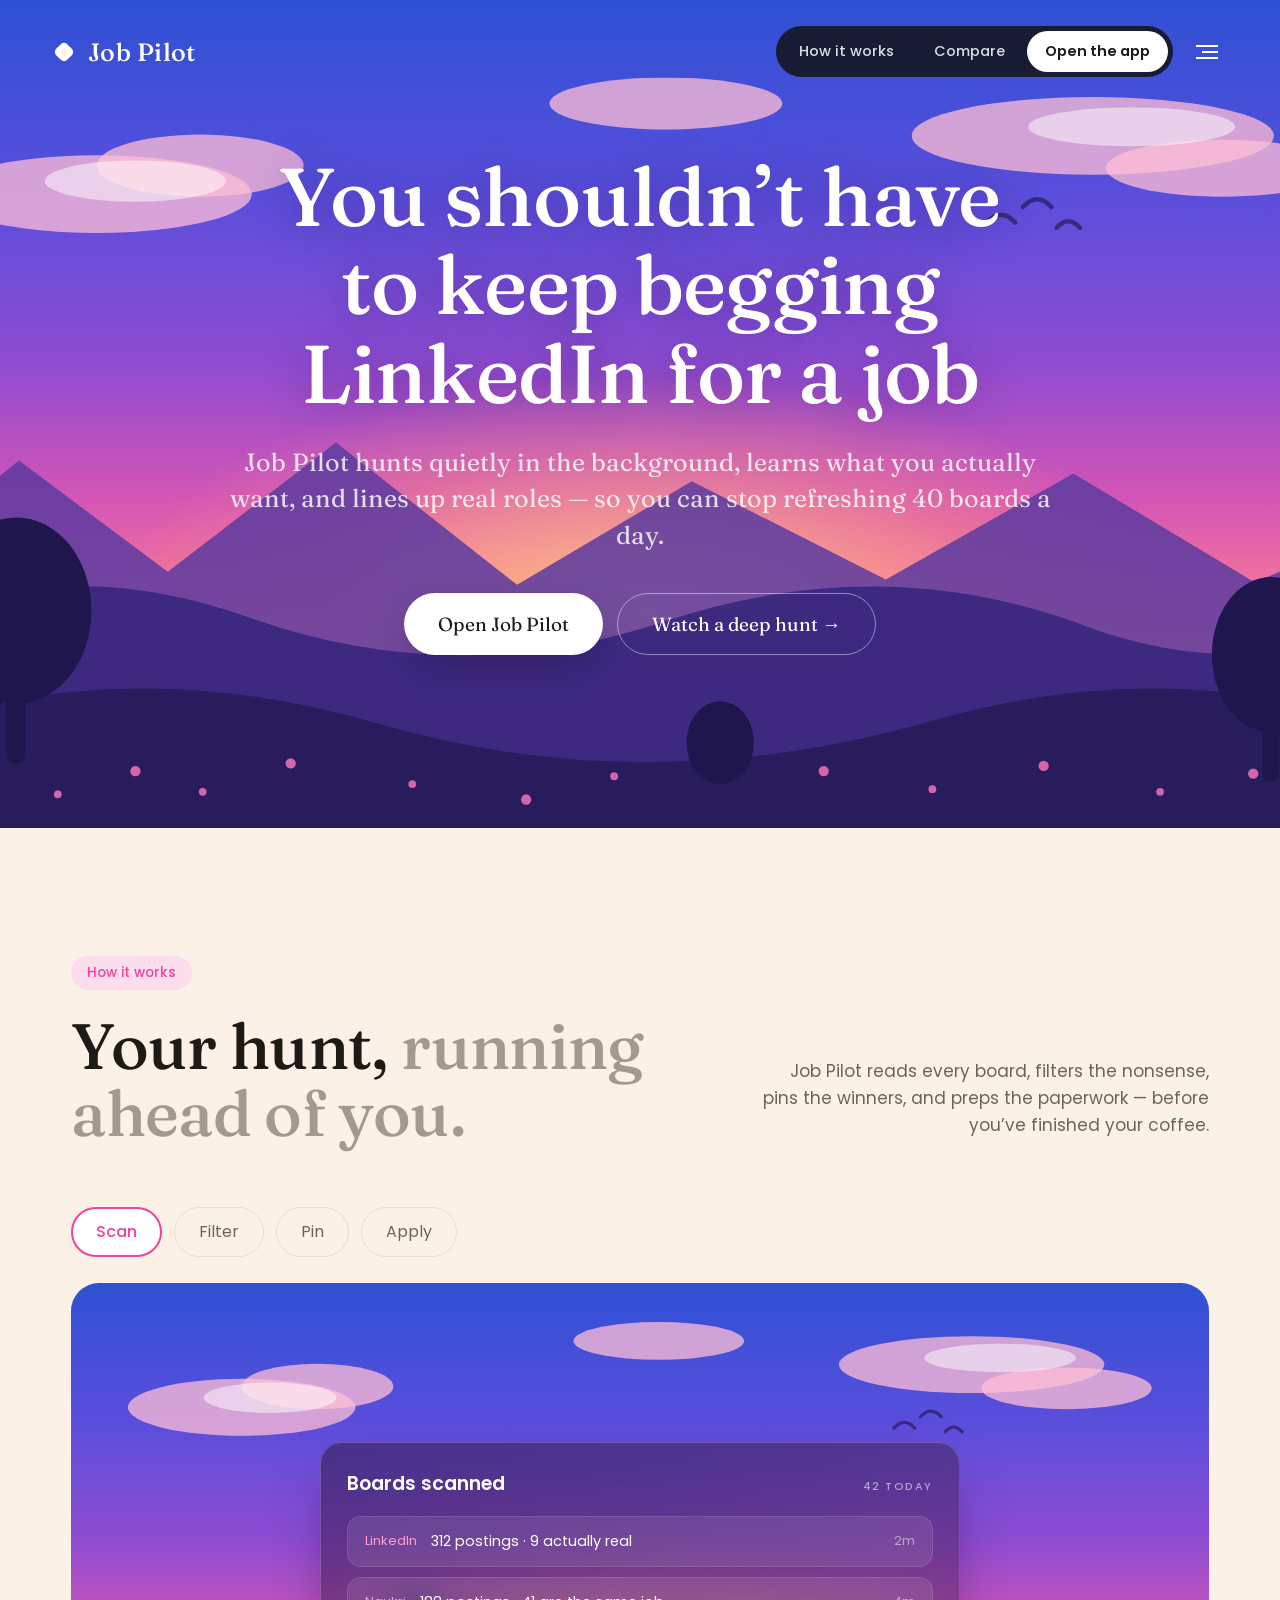
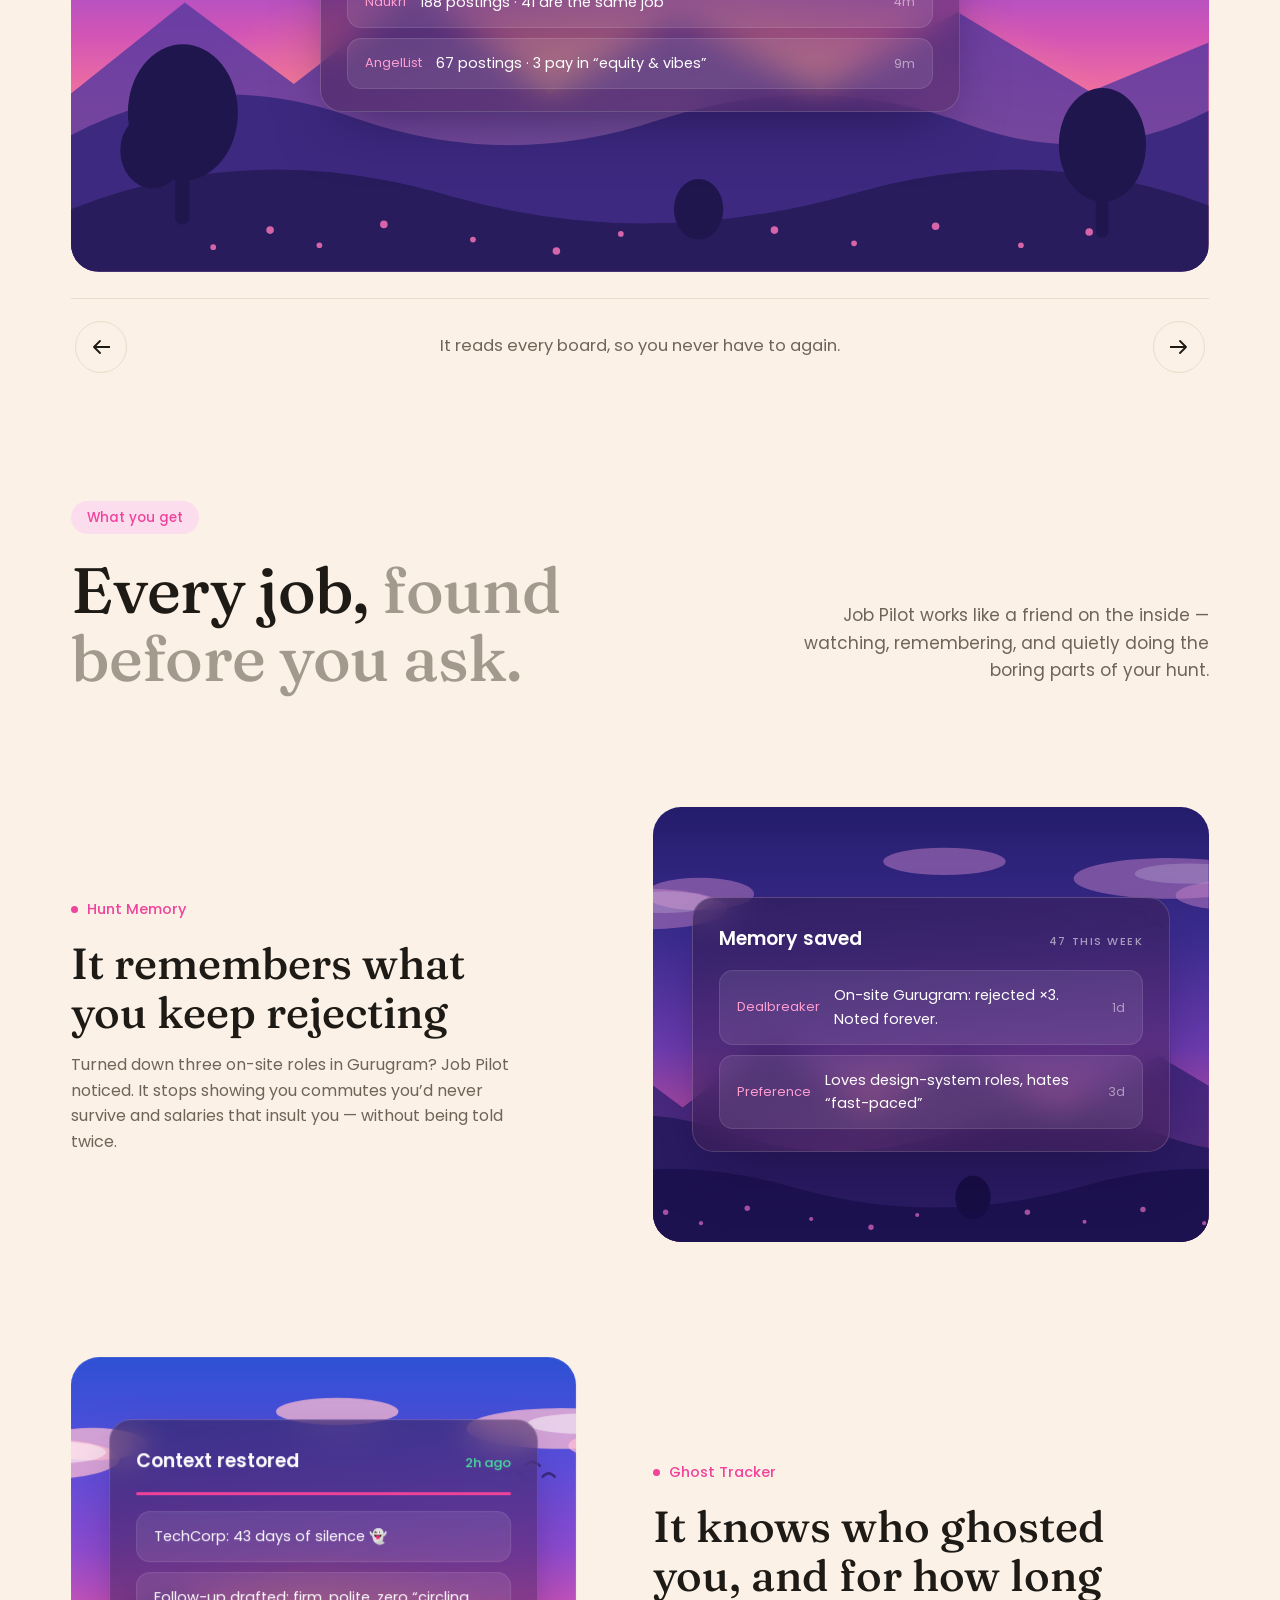
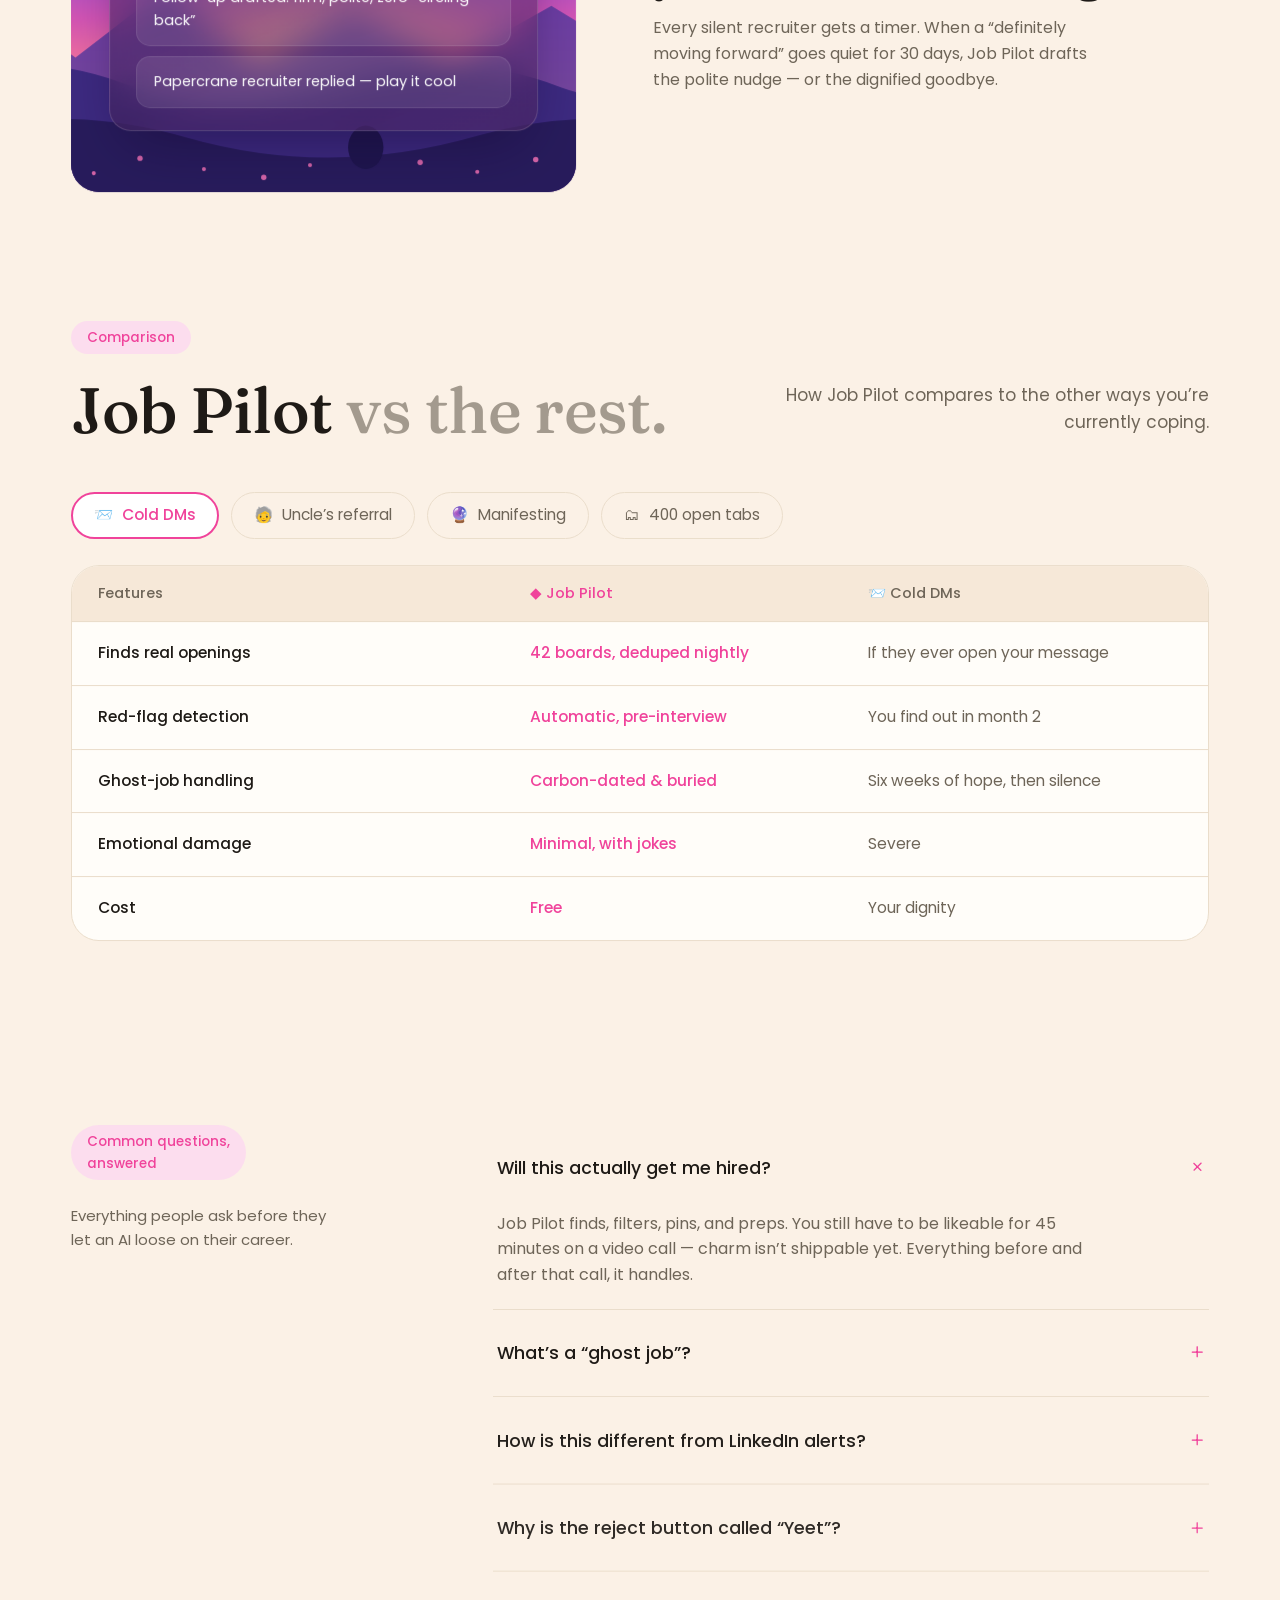
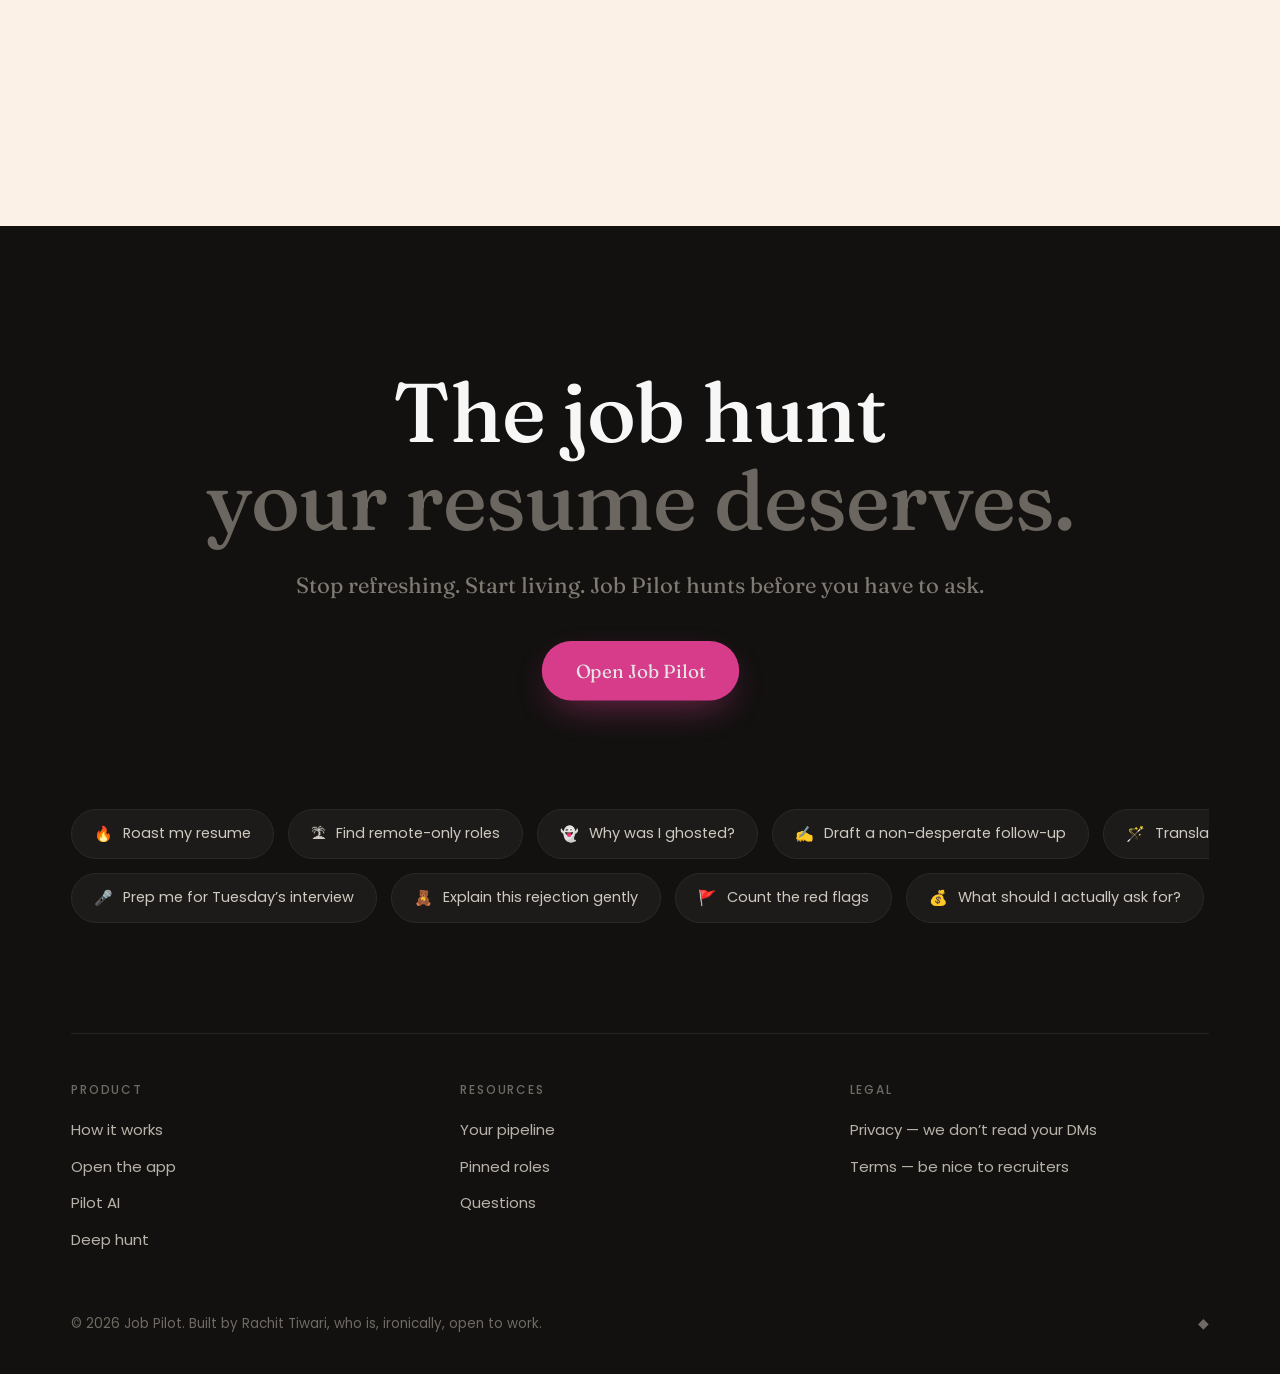
<file: jobhunt/index.html>
<!DOCTYPE html>
<html lang="en">
<head>
  <meta charset="UTF-8">
  <meta name="viewport" content="width=device-width, initial-scale=1.0">
  <title>Job Pilot — the job hunt that runs itself</title>
  <meta name="description" content="Job Pilot hunts in the background, filters the red flags, and lines up roles before you ask. Stop refreshing. Start living.">
  <link rel="icon" href="data:image/svg+xml,<svg xmlns='http://www.w3.org/2000/svg' viewBox='0 0 100 100'><rect x='18' y='18' width='64' height='64' rx='18' transform='rotate(45 50 50)' fill='%23F0439B'/></svg>">
  <link rel="stylesheet" href="fonts/fonts.css">
  <link rel="stylesheet" href="vendor/lenis.css">
  <style>
    :root {
      --cream: #FBF1E6;
      --cream-2: #F6E8D8;
      --ink: #1E1A16;
      --gray: #A39A8E;
      --gray-deep: #6E6558;
      --pink: #F0439B;
      --pink-deep: #D42E86;
      --pink-soft: #FCDDEE;
      --dark: #121110;
      --dark-2: #1D1B19;
      --hairline: #EADDCB;
      --serif: 'Fraunces', Georgia, serif;
      --sans: 'Poppins', -apple-system, sans-serif;
      --pill: 999px;
      --r-lg: 28px;
      --r-md: 18px;
      --z-nav: 20; --z-menu: 40;
    }
    * { margin: 0; padding: 0; box-sizing: border-box; }
    html { scroll-behavior: smooth; }
    body {
      font-family: var(--sans);
      background: var(--cream);
      color: var(--ink);
      font-size: 16px;
      line-height: 1.6;
      -webkit-font-smoothing: antialiased;
      overflow-x: hidden;
    }
    button { font: inherit; cursor: pointer; background: none; border: none; color: inherit; }
    a { color: inherit; text-decoration: none; }
    button:focus-visible, a:focus-visible { outline: 2px solid var(--pink); outline-offset: 3px; border-radius: 6px; }
    .wrap { max-width: 1240px; margin: 0 auto; padding: 0 clamp(20px, 4vw, 56px); }

    /* ================= Sunset scene ================= */
    .scene {
      position: relative;
      overflow: hidden;
      background:
        radial-gradient(58% 40% at 50% 74%, rgba(255, 208, 130, 0.85) 0%, rgba(255, 150, 125, 0.35) 48%, transparent 72%),
        linear-gradient(to bottom, #2E51D4 0%, #5B4EDC 24%, #8F4CD1 44%, #D355B5 60%, #FF7D93 75%, #FFAF6E 88%, #FFD9A2 100%);
      --cloud: rgba(255, 190, 214, 0.75);
      --cloud2: rgba(255, 255, 255, 0.5);
      --far: #5C3BA0;
      --mid: #3D2A80;
      --near: #281C5C;
      --tree: #1F164E;
      --flower: #F472B6;
    }
    .scene > svg { position: absolute; inset: 0; width: 100%; height: 100%; }
    .scene--night {
      background:
        radial-gradient(50% 36% at 50% 80%, rgba(255, 160, 90, 0.5) 0%, transparent 65%),
        linear-gradient(to bottom, #241C6B 0%, #3B2C8F 30%, #6B3BAE 55%, #B44B9E 74%, #E86E77 90%, #FF9E6B 100%);
      --cloud: rgba(196, 130, 200, 0.5); --cloud2: rgba(255, 255, 255, 0.18);
      --far: #3A2478; --mid: #2A1B62; --near: #1D1250; --tree: #170E45; --flower: #C05CB0;
    }

    /* ================= Glass card ================= */
    .glass {
      background: linear-gradient(160deg, rgba(46, 26, 74, 0.55), rgba(84, 38, 92, 0.45));
      backdrop-filter: blur(16px);
      -webkit-backdrop-filter: blur(16px);
      border: 1px solid rgba(255, 255, 255, 0.16);
      border-radius: 22px;
      padding: 26px 26px 22px;
      color: #fff;
      box-shadow: 0 24px 60px -20px rgba(20, 8, 50, 0.55);
    }
    .glass-head { display: flex; align-items: baseline; justify-content: space-between; gap: 14px; margin-bottom: 16px; }
    .glass-title { font-size: 19px; font-weight: 600; }
    .glass-meta { font-size: 11px; font-weight: 500; letter-spacing: 0.14em; text-transform: uppercase; color: rgba(255, 255, 255, 0.55); }
    .glass-meta.green { color: #4ADE9E; text-transform: none; letter-spacing: 0; font-size: 13px; }
    .glass-row {
      display: flex; align-items: center; gap: 14px;
      background: rgba(255, 255, 255, 0.09);
      border: 1px solid rgba(255, 255, 255, 0.1);
      border-radius: 14px;
      padding: 13px 17px;
      font-size: 14.5px;
    }
    .glass-row + .glass-row { margin-top: 10px; }
    .glass-row .k { color: #FF9DCF; font-size: 13px; flex-shrink: 0; }
    .glass-row .t { flex: 1; min-width: 0; }
    .glass-row .when { font-size: 12.5px; color: rgba(255, 255, 255, 0.5); flex-shrink: 0; }
    .glass-bar { height: 3px; border-radius: 2px; background: var(--pink); margin: 0 0 16px; }
    .check {
      width: 22px; height: 22px; border-radius: 50%;
      background: #23C08B; color: #fff;
      display: inline-grid; place-items: center;
      font-size: 12px; flex-shrink: 0;
    }
    .check.active { background: transparent; border: 2px solid var(--pink); position: relative; }
    .check.active::after { content: ""; width: 8px; height: 8px; border-radius: 50%; background: var(--pink); }

    /* ================= Nav ================= */
    .nav {
      position: absolute; top: 0; left: 0; right: 0;
      z-index: var(--z-nav);
      display: flex; align-items: center; justify-content: space-between;
      padding: 26px clamp(20px, 4vw, 56px);
    }
    .logo { display: flex; align-items: center; gap: 11px; color: #fff; }
    .logo-mark { width: 26px; height: 26px; flex-shrink: 0; }
    .logo-name { font-family: var(--serif); font-size: 25px; font-weight: 500; letter-spacing: 0.01em; }
    .nav-pill {
      display: flex; align-items: center; gap: 4px;
      background: rgba(18, 17, 16, 0.82);
      backdrop-filter: blur(10px);
      border-radius: var(--pill);
      padding: 5px;
    }
    .nav-pill a {
      color: rgba(255, 255, 255, 0.85);
      font-size: 14.5px; font-weight: 500;
      padding: 9px 18px;
      border-radius: var(--pill);
      transition: color 0.15s;
    }
    .nav-pill a:hover { color: #fff; }
    .nav-pill a.cta { background: #fff; color: var(--ink); font-weight: 600; }
    .nav-pill a.cta:hover { color: var(--ink); transform: none; }
    .burger {
      margin-left: 12px;
      width: 44px; height: 44px;
      display: grid; place-items: center;
      color: #fff;
    }

    /* ================= Menu overlay ================= */
    .menu {
      position: fixed; inset: 0;
      background: var(--cream);
      z-index: var(--z-menu);
      display: flex; flex-direction: column;
      padding: 26px clamp(20px, 4vw, 56px) 40px;
      opacity: 0; pointer-events: none;
      transition: opacity 0.3s ease;
    }
    .menu.open { opacity: 1; pointer-events: auto; }
    .menu-top { display: flex; align-items: center; justify-content: space-between; }
    .menu .logo { color: var(--pink); }
    .menu-close { color: var(--pink); width: 44px; height: 44px; display: grid; place-items: center; }
    .menu-links { list-style: none; margin-top: 8vh; display: flex; flex-direction: column; gap: 1.2vh; }
    .menu-links a {
      font-family: var(--serif);
      font-size: clamp(52px, 9vw, 96px);
      font-weight: 500;
      line-height: 1.06;
      color: var(--pink);
      display: inline-block;
      transition: transform 0.25s cubic-bezier(0.22, 1, 0.36, 1), color 0.2s;
    }
    .menu-links a:hover { transform: translateX(14px); color: var(--pink-deep); }
    .menu-foot { margin-top: auto; display: flex; gap: 26px; color: var(--pink); font-size: 22px; }

    /* ================= Hero ================= */
    .hero {
      min-height: 92svh;
      display: flex; align-items: center; justify-content: center;
      text-align: center;
      padding: 120px clamp(20px, 4vw, 56px) 140px;
      border-radius: 0;
    }
    .hero-inner { position: relative; max-width: 900px; }
    .hero h1 {
      font-family: var(--serif);
      font-weight: 500;
      font-size: clamp(42px, 6.4vw, 84px);
      line-height: 1.08;
      letter-spacing: -0.01em;
      color: #fff;
      text-wrap: balance;
      text-shadow: 0 2px 40px rgba(40, 10, 80, 0.35);
    }
    .hero p {
      font-family: var(--serif);
      font-size: clamp(19px, 2vw, 25px);
      line-height: 1.45;
      color: rgba(255, 255, 255, 0.82);
      max-width: 34em;
      margin: 26px auto 0;
    }
    .btn {
      display: inline-flex; align-items: center; gap: 9px;
      border-radius: var(--pill);
      font-family: var(--serif);
      font-size: 19px;
      padding: 15px 34px;
      transition: transform 0.18s cubic-bezier(0.22, 1, 0.36, 1), box-shadow 0.18s;
    }
    .btn:hover { transform: translateY(-2px); }
    .btn:active { transform: translateY(1px); }
    .btn-white { background: #fff; color: var(--ink); box-shadow: 0 14px 40px -12px rgba(30, 10, 60, 0.5); }
    .btn-pink { background: var(--pink); color: #fff; box-shadow: 0 14px 40px -12px rgba(240, 67, 155, 0.55); }
    .btn-ghost-light { border: 1px solid rgba(255, 255, 255, 0.45); color: #fff; }
    .hero-ctas { margin-top: 40px; display: flex; gap: 14px; justify-content: center; flex-wrap: wrap; }

    /* ================= Section scaffolding ================= */
    section.block { padding: clamp(72px, 10vw, 130px) 0; }
    .label-chip {
      display: inline-block;
      background: var(--pink-soft);
      color: var(--pink);
      font-size: 13.5px; font-weight: 500;
      border-radius: var(--pill);
      padding: 6px 16px;
    }
    .label-dot { display: inline-flex; align-items: center; gap: 9px; color: var(--pink); font-size: 14.5px; font-weight: 500; }
    .label-dot::before { content: ""; width: 7px; height: 7px; border-radius: 50%; background: var(--pink); }
    .split { display: grid; grid-template-columns: minmax(0, 7fr) minmax(0, 5fr); gap: clamp(28px, 5vw, 90px); align-items: end; }
    h2.display {
      font-family: var(--serif);
      font-weight: 500;
      font-size: clamp(38px, 5vw, 64px);
      line-height: 1.06;
      letter-spacing: -0.01em;
      margin-top: 22px;
      text-wrap: balance;
    }
    h2.display .dim { color: var(--gray); }
    .split > p { color: var(--gray-deep); font-size: 17px; text-align: right; padding-bottom: 8px; }
    @media (max-width: 800px) {
      .split { grid-template-columns: 1fr; align-items: start; }
      .split > p { text-align: left; }
    }

    /* ================= Carousel ================= */
    .steps { margin-top: clamp(36px, 5vw, 60px); }
    .step-chips { display: flex; gap: 12px; flex-wrap: wrap; }
    .step-chip {
      border: 1px solid var(--hairline);
      background: transparent;
      color: var(--gray-deep);
      border-radius: var(--pill);
      padding: 11px 24px;
      font-size: 16px;
      transition: border-color 0.2s, color 0.2s, background 0.2s;
    }
    .step-chip:hover { border-color: var(--pink); color: var(--pink); }
    .step-chip[aria-selected="true"] {
      border: 2px solid var(--pink);
      color: var(--pink);
      background: #fff;
      font-weight: 500;
      padding: 10px 23px;
    }
    .step-stage {
      margin-top: 26px;
      border-radius: var(--r-lg);
      min-height: clamp(380px, 46vw, 620px);
      display: grid; place-items: center;
      padding: clamp(20px, 4vw, 60px);
    }
    .step-card { width: min(640px, 100%); }
    .step-card .glass-row { animation: rise 0.5s cubic-bezier(0.22, 1, 0.36, 1) both; }
    .step-card .glass-row:nth-child(2) { animation-delay: 0.07s; }
    .step-card .glass-row:nth-child(3) { animation-delay: 0.14s; }
    .step-card .glass-row:nth-child(4) { animation-delay: 0.21s; }
    @keyframes rise { from { opacity: 0; transform: translateY(14px); } to { opacity: 1; transform: none; } }
    .step-foot {
      display: flex; align-items: center; justify-content: space-between; gap: 18px;
      padding: 22px 4px 0;
      border-top: 1px solid var(--hairline);
      margin-top: 26px;
    }
    .step-caption { text-align: center; color: var(--gray-deep); font-size: 16.5px; flex: 1; }
    .step-arrow {
      width: 52px; height: 52px;
      border: 1px solid var(--hairline);
      border-radius: 50%;
      display: grid; place-items: center;
      color: var(--ink);
      background: transparent;
      transition: border-color 0.2s, background 0.2s;
      flex-shrink: 0;
    }
    .step-arrow:hover { border-color: var(--pink); color: var(--pink); }

    /* ================= Feature rows ================= */
    .feature {
      display: grid;
      grid-template-columns: minmax(0, 1fr) minmax(0, 1.1fr);
      gap: clamp(30px, 6vw, 110px);
      align-items: center;
      margin-top: clamp(70px, 9vw, 120px);
    }
    .feature.flip .f-copy { order: 2; }
    .feature.flip .f-art { order: 1; }
    .feature h3 {
      font-family: var(--serif);
      font-weight: 500;
      font-size: clamp(30px, 3.4vw, 46px);
      line-height: 1.12;
      margin: 18px 0 16px;
      text-wrap: balance;
    }
    .feature p { color: var(--gray-deep); max-width: 46ch; }
    .f-art {
      border-radius: var(--r-lg);
      min-height: clamp(320px, 34vw, 460px);
      display: grid; place-items: center;
      padding: clamp(18px, 3vw, 44px);
    }
    .f-art .glass { width: min(520px, 100%); }
    @media (max-width: 800px) {
      .feature { grid-template-columns: 1fr; }
      .feature.flip .f-copy { order: 1; }
      .feature.flip .f-art { order: 2; }
    }

    /* ================= Comparison ================= */
    .rivals { display: flex; gap: 12px; flex-wrap: wrap; margin: clamp(30px, 4vw, 48px) 0 26px; }
    .rival-chip {
      display: inline-flex; align-items: center; gap: 9px;
      border: 1px solid var(--hairline);
      border-radius: var(--pill);
      padding: 10px 22px;
      font-size: 15.5px;
      color: var(--gray-deep);
      background: transparent;
      transition: border-color 0.2s, color 0.2s, background 0.2s;
    }
    .rival-chip:hover { border-color: var(--pink); color: var(--pink); }
    .rival-chip[aria-selected="true"] { border: 2px solid var(--pink); color: var(--pink); background: #fff; font-weight: 500; padding: 9px 21px; }
    .vs-wrap {
      border: 1px solid var(--hairline);
      border-radius: var(--r-lg);
      background: #FFFDF9;
      overflow: hidden;
    }
    .vs { width: 100%; border-collapse: collapse; font-size: 15.5px; }
    .vs thead th {
      background: var(--cream-2);
      text-align: left;
      font-weight: 500;
      color: var(--gray-deep);
      padding: 16px 26px;
      font-size: 14.5px;
    }
    .vs td, .vs th[scope="row"] { padding: 19px 26px; border-top: 1px solid var(--hairline); text-align: left; vertical-align: top; }
    .vs th[scope="row"] { font-weight: 500; color: var(--ink); width: 38%; }
    .vs td.us { color: var(--pink); font-weight: 500; }
    .vs td.them { color: var(--gray-deep); }
    @media (max-width: 640px) {
      .vs thead th, .vs td, .vs th[scope="row"] { padding: 14px 16px; font-size: 14px; }
    }

    /* ================= FAQ ================= */
    .faq-grid { display: grid; grid-template-columns: minmax(0, 4fr) minmax(0, 8fr); gap: clamp(28px, 5vw, 80px); margin-top: clamp(32px, 5vw, 56px); }
    @media (max-width: 800px) { .faq-grid { grid-template-columns: 1fr; } }
    .faq-side { display: flex; flex-direction: column; gap: 10px; align-items: flex-start; }
    .faq-side .side-note { color: var(--gray-deep); font-size: 15px; margin-top: 14px; max-width: 30ch; }
    .faq-list details { border-bottom: 1px solid var(--hairline); }
    .faq-list summary {
      list-style: none;
      display: flex; justify-content: space-between; align-items: center; gap: 16px;
      padding: 22px 4px;
      font-size: 17.5px; font-weight: 500;
      cursor: pointer;
    }
    .faq-list summary::-webkit-details-marker { display: none; }
    .faq-list summary::after { content: "+"; font-family: var(--serif); font-size: 26px; color: var(--pink); transition: transform 0.2s; }
    .faq-list details[open] summary::after { transform: rotate(45deg); }
    .faq-list .a { padding: 0 4px 22px; color: var(--gray-deep); max-width: 62ch; }

    /* ================= Footer ================= */
    footer {
      background: var(--dark);
      color: #fff;
      margin-top: clamp(80px, 10vw, 140px);
      padding: clamp(90px, 11vw, 150px) 0 40px;
    }
    .foot-hero { text-align: center; }
    .foot-hero h2 {
      font-family: var(--serif);
      font-weight: 500;
      font-size: clamp(44px, 6.5vw, 88px);
      line-height: 1.06;
      letter-spacing: -0.01em;
      text-wrap: balance;
    }
    .foot-hero h2 .dim { color: #6F6A63; }
    .foot-hero p {
      font-family: var(--serif);
      color: #8E887F;
      font-size: clamp(17px, 1.8vw, 22px);
      margin: 22px auto 0;
      max-width: 34em;
    }
    .foot-hero .btn { margin-top: 38px; }

    .marquee { margin: clamp(70px, 9vw, 110px) 0 0; overflow: hidden; display: flex; flex-direction: column; gap: 14px; }
    .m-track { display: flex; gap: 14px; width: max-content; animation: slide 46s linear infinite; }
    .m-track.rev { animation-direction: reverse; }
    @keyframes slide { to { transform: translateX(-50%); } }
    .m-chip {
      display: inline-flex; align-items: center; gap: 10px;
      white-space: nowrap;
      background: var(--dark-2);
      border: 1px solid #2B2825;
      border-radius: var(--pill);
      padding: 12px 22px;
      font-size: 14.5px;
      color: #CFC9C0;
    }
    .m-chip .ico { font-size: 15px; }

    .foot-links {
      display: grid; grid-template-columns: repeat(3, minmax(0, 1fr));
      gap: 30px;
      margin-top: clamp(70px, 9vw, 110px);
      padding-top: 46px;
      border-top: 1px solid #262320;
    }
    .foot-links h4 { font-size: 12px; font-weight: 500; letter-spacing: 0.15em; text-transform: uppercase; color: #6F6A63; margin-bottom: 18px; }
    .foot-links ul { list-style: none; display: flex; flex-direction: column; gap: 11px; }
    .foot-links a { color: #B9B2A8; font-size: 15px; transition: color 0.15s; }
    .foot-links a:hover { color: #fff; }
    .foot-base { display: flex; justify-content: space-between; align-items: center; gap: 20px; margin-top: 60px; color: #6F6A63; font-size: 13.5px; flex-wrap: wrap; }
    @media (max-width: 640px) { .foot-links { grid-template-columns: 1fr 1fr; } }

    @media (max-width: 720px) {
      .nav-pill a:not(.cta) { display: none; }
      .hero { min-height: 86svh; padding-top: 110px; }
    }
    @media (prefers-reduced-motion: reduce) {
      *, *::before, *::after { animation-duration: 0.01ms !important; transition-duration: 0.01ms !important; }
      .m-track { animation: none; }
      html { scroll-behavior: auto; }
    }
  </style>
</head>
<body>

  <!-- Shared landscape symbol -->
  <svg width="0" height="0" style="position:absolute" aria-hidden="true">
    <symbol id="landscape" viewBox="0 0 1200 640" preserveAspectRatio="xMidYMax slice">
      <g fill="var(--cloud)">
        <ellipse cx="180" cy="150" rx="120" ry="30"/>
        <ellipse cx="260" cy="128" rx="80" ry="24"/>
        <ellipse cx="950" cy="105" rx="140" ry="30"/>
        <ellipse cx="1050" cy="130" rx="90" ry="22"/>
        <ellipse cx="620" cy="80" rx="90" ry="20"/>
      </g>
      <g fill="var(--cloud2)">
        <ellipse cx="210" cy="140" rx="70" ry="16"/>
        <ellipse cx="980" cy="98" rx="80" ry="15"/>
      </g>
      <g stroke="var(--near)" fill="none" stroke-width="3.5" stroke-linecap="round" opacity="0.7">
        <path d="M868 172 q11 -12 22 0 M896 160 q11 -12 22 0 M922 176 q9 -10 18 0"/>
      </g>
      <path fill="var(--far)" opacity="0.85" d="M0 452 L120 356 L235 442 L365 342 L505 452 L640 372 L790 448 L935 366 L1075 450 L1200 398 V640 H0 Z"/>
      <path fill="var(--mid)" d="M0 496 Q140 420 300 478 Q460 534 620 480 Q790 424 950 486 Q1080 532 1200 470 V640 H0 Z"/>
      <path fill="var(--near)" d="M0 574 Q190 498 400 560 Q610 620 830 556 Q1020 502 1200 570 V640 H0 Z"/>
      <g fill="var(--tree)">
        <ellipse cx="118" cy="472" rx="58" ry="72"/>
        <ellipse cx="86" cy="512" rx="34" ry="40"/>
        <rect x="110" y="524" width="15" height="66" rx="7"/>
        <ellipse cx="1088" cy="506" rx="46" ry="60"/>
        <rect x="1081" y="548" width="13" height="56" rx="6"/>
        <ellipse cx="662" cy="574" rx="26" ry="32"/>
      </g>
      <g fill="var(--flower)" opacity="0.85">
        <circle cx="210" cy="596" r="4"/><circle cx="262" cy="612" r="3"/><circle cx="330" cy="590" r="4"/>
        <circle cx="424" cy="606" r="3"/><circle cx="512" cy="618" r="4"/><circle cx="580" cy="600" r="3"/>
        <circle cx="742" cy="596" r="4"/><circle cx="826" cy="610" r="3"/><circle cx="912" cy="592" r="4"/>
        <circle cx="1002" cy="612" r="3"/><circle cx="1074" cy="598" r="4"/><circle cx="150" cy="614" r="3"/>
      </g>
    </symbol>
    <symbol id="logo-d" viewBox="0 0 26 26">
      <rect x="5.2" y="5.2" width="15.6" height="15.6" rx="4.5" transform="rotate(45 13 13)" fill="currentColor"/>
      <circle cx="13" cy="13" r="3.2" fill="var(--cream, #FBF1E6)"/>
    </symbol>
  </svg>

  <!-- ================= Nav ================= -->
  <header class="nav">
    <a class="logo" href="#top" aria-label="Job Pilot home">
      <svg class="logo-mark" style="color:#fff"><use href="#logo-d"/></svg>
      <span class="logo-name">Job Pilot</span>
    </a>
    <nav style="display:flex;align-items:center">
      <div class="nav-pill">
        <a href="#how">How it works</a>
        <a href="#vs">Compare</a>
        <a class="cta" href="app.html">Open the app</a>
      </div>
      <button class="burger" id="burger" aria-label="Open menu" aria-expanded="false">
        <svg width="22" height="14" viewBox="0 0 22 14" fill="none"><path d="M0 1h22M6 7h16M0 13h22" stroke="currentColor" stroke-width="2"/></svg>
      </button>
    </nav>
  </header>

  <!-- ================= Menu overlay ================= -->
  <div class="menu" id="menu" aria-hidden="true">
    <div class="menu-top">
      <span class="logo"><svg class="logo-mark" style="color:var(--pink)"><use href="#logo-d"/></svg><span class="logo-name" style="color:var(--pink)">Job Pilot</span></span>
      <button class="menu-close" id="menuClose" aria-label="Close menu">
        <svg width="26" height="26" viewBox="0 0 26 26" fill="none"><path d="M2 2l22 22M24 2L2 24" stroke="currentColor" stroke-width="2.4" stroke-linecap="round"/></svg>
      </button>
    </div>
    <ul class="menu-links">
      <li><a href="app.html">The App</a></li>
      <li><a href="create.html">Pilot AI</a></li>
      <li><a href="research.html">Deep Hunt</a></li>
      <li><a href="#how" data-close>How it works</a></li>
      <li><a href="#faq" data-close>Questions</a></li>
    </ul>
    <div class="menu-foot" aria-label="Social links">
      <a href="https://github.com/namesrachittiwari" aria-label="GitHub">⌾</a>
      <a href="#" aria-label="X">𝕏</a>
      <a href="#" aria-label="LinkedIn">in</a>
    </div>
  </div>

  <!-- ================= Hero ================= -->
  <main id="top">
    <section class="hero scene">
      <svg aria-hidden="true"><use href="#landscape"/></svg>
      <div class="hero-inner">
        <h1>You shouldn’t have to keep begging LinkedIn for a job</h1>
        <p>Job Pilot hunts quietly in the background, learns what you actually want, and lines up real roles — so you can stop refreshing 40 boards a day.</p>
        <div class="hero-ctas">
          <a class="btn btn-white" href="app.html">Open Job Pilot</a>
          <a class="btn btn-ghost-light" href="research.html">Watch a deep hunt →</a>
        </div>
      </div>
    </section>

    <!-- ================= How it works ================= -->
    <section class="block" id="how">
      <div class="wrap">
        <div class="split">
          <div>
            <span class="label-chip">How it works</span>
            <h2 class="display">Your hunt, <span class="dim">running ahead of you.</span></h2>
          </div>
          <p>Job Pilot reads every board, filters the nonsense, pins the winners, and preps the paperwork — before you’ve finished your coffee.</p>
        </div>

        <div class="steps">
          <div class="step-chips" role="tablist" aria-label="How it works steps">
            <button class="step-chip" role="tab" aria-selected="true" data-step="0">Scan</button>
            <button class="step-chip" role="tab" aria-selected="false" data-step="1">Filter</button>
            <button class="step-chip" role="tab" aria-selected="false" data-step="2">Pin</button>
            <button class="step-chip" role="tab" aria-selected="false" data-step="3">Apply</button>
          </div>

          <div class="step-stage scene" id="stepStage">
            <svg aria-hidden="true"><use href="#landscape"/></svg>
            <div class="step-card glass" id="stepCard" style="position:relative"></div>
          </div>

          <div class="step-foot">
            <button class="step-arrow" id="stepPrev" aria-label="Previous step">
              <svg width="18" height="14" viewBox="0 0 18 14" fill="none"><path d="M8 1L2 7l6 6M2 7h16" stroke="currentColor" stroke-width="1.8" stroke-linecap="round" stroke-linejoin="round"/></svg>
            </button>
            <p class="step-caption" id="stepCaption"></p>
            <button class="step-arrow" id="stepNext" aria-label="Next step">
              <svg width="18" height="14" viewBox="0 0 18 14" fill="none"><path d="M10 1l6 6-6 6M16 7H0" stroke="currentColor" stroke-width="1.8" stroke-linecap="round" stroke-linejoin="round"/></svg>
            </button>
          </div>
        </div>
      </div>
    </section>

    <!-- ================= What you get ================= -->
    <section class="block" style="padding-top:0">
      <div class="wrap">
        <div class="split">
          <div>
            <span class="label-chip">What you get</span>
            <h2 class="display">Every job, <span class="dim">found before you ask.</span></h2>
          </div>
          <p>Job Pilot works like a friend on the inside — watching, remembering, and quietly doing the boring parts of your hunt.</p>
        </div>

        <div class="feature">
          <div class="f-copy">
            <span class="label-dot">Hunt Memory</span>
            <h3>It remembers what you keep rejecting</h3>
            <p>Turned down three on-site roles in Gurugram? Job Pilot noticed. It stops showing you commutes you’d never survive and salaries that insult you — without being told twice.</p>
          </div>
          <div class="f-art scene scene--night">
            <svg aria-hidden="true"><use href="#landscape"/></svg>
            <div class="glass" style="position:relative">
              <div class="glass-head"><span class="glass-title">Memory saved</span><span class="glass-meta">47 this week</span></div>
              <div class="glass-row"><span class="k">Dealbreaker</span><span class="t">On-site Gurugram: rejected ×3. Noted forever.</span><span class="when">1d</span></div>
              <div class="glass-row"><span class="k">Preference</span><span class="t">Loves design-system roles, hates “fast-paced”</span><span class="when">3d</span></div>
            </div>
          </div>
        </div>

        <div class="feature flip">
          <div class="f-copy">
            <span class="label-dot">Ghost Tracker</span>
            <h3>It knows who ghosted you, and for how long</h3>
            <p>Every silent recruiter gets a timer. When a “definitely moving forward” goes quiet for 30 days, Job Pilot drafts the polite nudge — or the dignified goodbye.</p>
          </div>
          <div class="f-art scene">
            <svg aria-hidden="true"><use href="#landscape"/></svg>
            <div class="glass" style="position:relative">
              <div class="glass-head"><span class="glass-title">Context restored</span><span class="glass-meta green">2h ago</span></div>
              <div class="glass-bar"></div>
              <div class="glass-row"><span class="t">TechCorp: 43 days of silence 👻</span></div>
              <div class="glass-row"><span class="t">Follow-up drafted: firm, polite, zero “circling back”</span></div>
              <div class="glass-row"><span class="t">Papercrane recruiter replied — play it cool</span></div>
            </div>
          </div>
        </div>
      </div>
    </section>

    <!-- ================= Comparison ================= -->
    <section class="block" id="vs" style="padding-top:0">
      <div class="wrap">
        <div class="split">
          <div>
            <span class="label-chip">Comparison</span>
            <h2 class="display">Job Pilot <span class="dim">vs the rest.</span></h2>
          </div>
          <p>How Job Pilot compares to the other ways you’re currently coping.</p>
        </div>

        <div class="rivals" role="tablist" aria-label="Compare against">
          <button class="rival-chip" role="tab" aria-selected="true" data-rival="0"><span>📨</span> Cold DMs</button>
          <button class="rival-chip" role="tab" aria-selected="false" data-rival="1"><span>🧓</span> Uncle’s referral</button>
          <button class="rival-chip" role="tab" aria-selected="false" data-rival="2"><span>🔮</span> Manifesting</button>
          <button class="rival-chip" role="tab" aria-selected="false" data-rival="3"><span>🗂</span> 400 open tabs</button>
        </div>

        <div class="vs-wrap">
          <table class="vs">
            <thead>
              <tr><th scope="col">Features</th><th scope="col" style="color:var(--pink)">◆ Job Pilot</th><th scope="col" id="rivalHead">📨 Cold DMs</th></tr>
            </thead>
            <tbody id="vsBody"></tbody>
          </table>
        </div>
      </div>
    </section>

    <!-- ================= FAQ ================= -->
    <section class="block" id="faq" style="padding-top:0">
      <div class="wrap">
        <div class="faq-grid">
          <div class="faq-side">
            <span class="label-chip">Common questions,<br>answered</span>
            <p class="side-note">Everything people ask before they let an AI loose on their career.</p>
          </div>
          <div class="faq-list">
            <details open>
              <summary>Will this actually get me hired?</summary>
              <p class="a">Job Pilot finds, filters, pins, and preps. You still have to be likeable for 45 minutes on a video call — charm isn’t shippable yet. Everything before and after that call, it handles.</p>
            </details>
            <details>
              <summary>What’s a “ghost job”?</summary>
              <p class="a">A posting that’s been “urgently hiring” since last Diwali. Job Pilot carbon-dates every listing and quietly buries the fossils so you stop writing cover letters to the void.</p>
            </details>
            <details>
              <summary>How is this different from LinkedIn alerts?</summary>
              <p class="a">LinkedIn alerts are a firehose pointed at your face. Job Pilot is a filter with opinions — it reads the posting, checks the company, detects the red flags, and only then interrupts you.</p>
            </details>
            <details>
              <summary>Why is the reject button called “Yeet”?</summary>
              <p class="a">Because “Archive” doesn’t capture the emotion of declining a role that wants 10 years of experience in a 6-year-old framework for an “entry-level” salary.</p>
            </details>
          </div>
        </div>
      </div>
    </section>
  </main>

  <!-- ================= Footer ================= -->
  <footer>
    <div class="wrap">
      <div class="foot-hero">
        <h2>The job hunt<br><span class="dim">your resume deserves.</span></h2>
        <p>Stop refreshing. Start living. Job Pilot hunts before you have to ask.</p>
        <a class="btn btn-pink" href="app.html">Open Job Pilot</a>
      </div>

      <div class="marquee" aria-hidden="true">
        <div class="m-track">
          <span class="m-chip"><span class="ico">🔥</span> Roast my resume</span>
          <span class="m-chip"><span class="ico">🏝</span> Find remote-only roles</span>
          <span class="m-chip"><span class="ico">👻</span> Why was I ghosted?</span>
          <span class="m-chip"><span class="ico">✍️</span> Draft a non-desperate follow-up</span>
          <span class="m-chip"><span class="ico">🪄</span> Translate “competitive salary”</span>
          <span class="m-chip"><span class="ico">📌</span> Pin design-engineer roles</span>
          <span class="m-chip"><span class="ico">🔥</span> Roast my resume</span>
          <span class="m-chip"><span class="ico">🏝</span> Find remote-only roles</span>
          <span class="m-chip"><span class="ico">👻</span> Why was I ghosted?</span>
          <span class="m-chip"><span class="ico">✍️</span> Draft a non-desperate follow-up</span>
          <span class="m-chip"><span class="ico">🪄</span> Translate “competitive salary”</span>
          <span class="m-chip"><span class="ico">📌</span> Pin design-engineer roles</span>
        </div>
        <div class="m-track rev">
          <span class="m-chip"><span class="ico">🎤</span> Prep me for Tuesday’s interview</span>
          <span class="m-chip"><span class="ico">🧸</span> Explain this rejection gently</span>
          <span class="m-chip"><span class="ico">🚩</span> Count the red flags</span>
          <span class="m-chip"><span class="ico">💰</span> What should I actually ask for?</span>
          <span class="m-chip"><span class="ico">🔎</span> Run a deep hunt overnight</span>
          <span class="m-chip"><span class="ico">🐐</span> Evaluate Plan B: goat farming</span>
          <span class="m-chip"><span class="ico">🎤</span> Prep me for Tuesday’s interview</span>
          <span class="m-chip"><span class="ico">🧸</span> Explain this rejection gently</span>
          <span class="m-chip"><span class="ico">🚩</span> Count the red flags</span>
          <span class="m-chip"><span class="ico">💰</span> What should I actually ask for?</span>
          <span class="m-chip"><span class="ico">🔎</span> Run a deep hunt overnight</span>
          <span class="m-chip"><span class="ico">🐐</span> Evaluate Plan B: goat farming</span>
        </div>
      </div>

      <div class="foot-links">
        <div>
          <h4>Product</h4>
          <ul>
            <li><a href="#how">How it works</a></li>
            <li><a href="app.html">Open the app</a></li>
            <li><a href="create.html">Pilot AI</a></li>
            <li><a href="research.html">Deep hunt</a></li>
          </ul>
        </div>
        <div>
          <h4>Resources</h4>
          <ul>
            <li><a href="app.html">Your pipeline</a></li>
            <li><a href="app.html">Pinned roles</a></li>
            <li><a href="#faq">Questions</a></li>
          </ul>
        </div>
        <div>
          <h4>Legal</h4>
          <ul>
            <li><a href="#faq">Privacy — we don’t read your DMs</a></li>
            <li><a href="#faq">Terms — be nice to recruiters</a></li>
          </ul>
        </div>
      </div>

      <div class="foot-base">
        <span>© 2026 Job Pilot. Built by Rachit Tiwari, who is, ironically, open to work.</span>
        <span>◆</span>
      </div>
    </div>
  </footer>

  <script>
    /* ---- Menu ---- */
    const menu = document.getElementById('menu');
    const burger = document.getElementById('burger');
    function setMenu(open) {
      menu.classList.toggle('open', open);
      menu.setAttribute('aria-hidden', String(!open));
      burger.setAttribute('aria-expanded', String(open));
    }
    burger.addEventListener('click', () => setMenu(true));
    document.getElementById('menuClose').addEventListener('click', () => setMenu(false));
    menu.querySelectorAll('a[data-close], a[href^="#"]').forEach(a => a.addEventListener('click', () => setMenu(false)));
    document.addEventListener('keydown', e => { if (e.key === 'Escape') setMenu(false); });

    /* ---- How it works carousel ---- */
    const STEPS = [
      {
        cap: 'It reads every board, so you never have to again.',
        html: `<div class="glass-head"><span class="glass-title">Boards scanned</span><span class="glass-meta">42 today</span></div>
          <div class="glass-row"><span class="k">LinkedIn</span><span class="t">312 postings · 9 actually real</span><span class="when">2m</span></div>
          <div class="glass-row"><span class="k">Naukri</span><span class="t">188 postings · 41 are the same job</span><span class="when">4m</span></div>
          <div class="glass-row"><span class="k">AngelList</span><span class="t">67 postings · 3 pay in “equity &amp; vibes”</span><span class="when">9m</span></div>`
      },
      {
        cap: 'Red flags get caught before they waste your evening.',
        html: `<div class="glass-head"><span class="glass-title">Red flags caught</span><span class="glass-meta green">2h ago</span></div>
          <div class="glass-bar"></div>
          <div class="glass-row"><span class="k">Buzzword</span><span class="t">“Rockstar ninja” detected — auto-yeeted</span></div>
          <div class="glass-row"><span class="k">Culture</span><span class="t">“We’re a family” ×3 — therapist advised</span></div>
          <div class="glass-row"><span class="k">Fossil</span><span class="t">Posted 247 days ago — it’s not urgent 👻</span></div>`
      },
      {
        cap: 'The winners get pinned before someone else gets them.',
        html: `<div class="glass-head"><span class="glass-title">Pinned for you</span><span class="glass-meta">3 new</span></div>
          <div class="glass-row"><span class="k">96 match</span><span class="t">Design Engineer · Papercrane · ₹52–68L</span><span class="when">1h</span></div>
          <div class="glass-row"><span class="k">92 match</span><span class="t">Sr. Frontend · Mintleaf · remote</span><span class="when">3h</span></div>
          <div class="glass-row"><span class="k">84 match</span><span class="t">React Dev · Snackbar · real 4-day week</span><span class="when">6h</span></div>`
      },
      {
        cap: 'Applications go out while you sleep. Politely.',
        html: `<div class="glass-head"><span class="glass-title">Application running</span><span class="glass-meta">3 of 4 done</span></div>
          <div class="glass-row"><span class="check">✓</span><span class="t">Tailor resume v14 for Papercrane</span></div>
          <div class="glass-row"><span class="check">✓</span><span class="t">Draft cover letter, zero clichés</span></div>
          <div class="glass-row"><span class="check">✓</span><span class="t">Survive the 47-field application form</span></div>
          <div class="glass-row"><span class="check active"></span><span class="t">Compliment the ATS so it lets you through</span></div>`
      }
    ];
    const stepCard = document.getElementById('stepCard');
    const stepCaption = document.getElementById('stepCaption');
    const chips = [...document.querySelectorAll('.step-chip')];
    let step = 0;
    function showStep(i) {
      step = (i + STEPS.length) % STEPS.length;
      chips.forEach((c, j) => c.setAttribute('aria-selected', String(j === step)));
      stepCard.innerHTML = STEPS[step].html;
      stepCaption.textContent = STEPS[step].cap;
    }
    chips.forEach(c => c.addEventListener('click', () => showStep(Number(c.dataset.step))));
    document.getElementById('stepPrev').addEventListener('click', () => showStep(step - 1));
    document.getElementById('stepNext').addEventListener('click', () => showStep(step + 1));
    showStep(0);

    /* ---- Comparison ---- */
    const RIVALS = [
      { head: '📨 Cold DMs', rows: [
        ['Finds real openings', '42 boards, deduped nightly', 'If they ever open your message'],
        ['Red-flag detection', 'Automatic, pre-interview', 'You find out in month 2'],
        ['Ghost-job handling', 'Carbon-dated & buried', 'Six weeks of hope, then silence'],
        ['Emotional damage', 'Minimal, with jokes', 'Severe'],
        ['Cost', 'Free', 'Your dignity'] ] },
      { head: '🧓 Uncle’s referral', rows: [
        ['Finds real openings', '42 boards, deduped nightly', 'One company. Last hired in 2019'],
        ['Red-flag detection', 'Automatic, pre-interview', '“It’s a great company, beta”'],
        ['Ghost-job handling', 'Carbon-dated & buried', 'n/a — uncle never follows up'],
        ['Emotional damage', 'Minimal, with jokes', 'Depends on family dinner'],
        ['Cost', 'Free', 'One awkward favour, forever'] ] },
      { head: '🔮 Manifesting', rows: [
        ['Finds real openings', '42 boards, deduped nightly', 'The universe is “circling back”'],
        ['Red-flag detection', 'Automatic, pre-interview', 'Vibes only'],
        ['Ghost-job handling', 'Carbon-dated & buried', 'You applied anyway'],
        ['Emotional damage', 'Minimal, with jokes', 'Deferred, with interest'],
        ['Cost', 'Free', '₹4,000 in crystals'] ] },
      { head: '🗂 400 open tabs', rows: [
        ['Finds real openings', '42 boards, deduped nightly', 'Somewhere in tab 274'],
        ['Red-flag detection', 'Automatic, pre-interview', 'You read all 400 yourself'],
        ['Ghost-job handling', 'Carbon-dated & buried', 'Chrome crashes before you do'],
        ['Emotional damage', 'Minimal, with jokes', '16GB of RAM and counting'],
        ['Cost', 'Free', 'Your laptop’s will to live'] ] },
    ];
    const vsBody = document.getElementById('vsBody');
    const rivalHead = document.getElementById('rivalHead');
    const rivalChips = [...document.querySelectorAll('.rival-chip')];
    function showRival(i) {
      rivalChips.forEach((c, j) => c.setAttribute('aria-selected', String(j === i)));
      rivalHead.textContent = RIVALS[i].head;
      vsBody.innerHTML = RIVALS[i].rows.map(r =>
        `<tr><th scope="row">${r[0]}</th><td class="us">${r[1]}</td><td class="them">${r[2]}</td></tr>`).join('');
    }
    rivalChips.forEach((c, i) => c.addEventListener('click', () => showRival(i)));
    showRival(0);

    console.log('%c◆ Job Pilot — you checked the console. Hire this person.', 'color:#F0439B;font-weight:bold;font-size:13px');
  </script>
  <script src="vendor/gsap.min.js"></script>
  <script src="vendor/ScrollTrigger.min.js"></script>
  <script src="vendor/lenis.min.js"></script>
  <script>
    /* Motion layer — enhances an already-visible page. Skips entirely on reduced motion or if libs fail. */
    (() => {
      if (matchMedia('(prefers-reduced-motion: reduce)').matches) return;
      if (!window.gsap || !window.ScrollTrigger || !window.Lenis) return;
      gsap.registerPlugin(ScrollTrigger);

      /* Lenis smooth scroll, synced to GSAP's ticker */
      document.documentElement.style.scrollBehavior = 'auto';
      const lenis = new Lenis({ lerp: 0.1, smoothWheel: true });
      lenis.on('scroll', ScrollTrigger.update);
      gsap.ticker.add(t => lenis.raf(t * 1000));
      gsap.ticker.lagSmoothing(0);
      document.querySelectorAll('a[href^="#"]').forEach(a => a.addEventListener('click', e => {
        const id = a.getAttribute('href');
        const target = id.length > 1 && document.querySelector(id);
        if (target) { e.preventDefault(); lenis.scrollTo(target, { offset: -10 }); }
      }));

      /* Hero entrance: word-by-word serif reveal */
      const h1 = document.querySelector('.hero h1');
      h1.innerHTML = h1.textContent.trim().split(/\s+/)
        .map(w => `<span class="w" style="display:inline-block">${w}</span>`).join(' ');
      gsap.from('.hero h1 .w', { y: 44, opacity: 0, filter: 'blur(7px)', duration: 0.95, stagger: 0.055, ease: 'power3.out', delay: 0.15, clearProps: 'filter' });
      gsap.from('.hero p, .hero-ctas', { y: 26, opacity: 0, duration: 0.9, stagger: 0.12, ease: 'power3.out', delay: 0.6 });
      gsap.from('.nav', { y: -16, opacity: 0, duration: 0.7, ease: 'power2.out', delay: 0.1 });
      gsap.to('.hero > svg', { yPercent: 9, ease: 'none', scrollTrigger: { trigger: '.hero', start: 'top top', end: 'bottom top', scrub: true } });

      /* Scroll reveals */
      const rev = (targets, vars = {}) => gsap.utils.toArray(targets).forEach(el =>
        gsap.from(el, { y: 34, opacity: 0, duration: 0.9, ease: 'power3.out', ...vars,
          scrollTrigger: { trigger: el, start: 'top 88%', once: true } }));
      rev('.split');
      rev('.step-chips', { y: 22 });
      rev('.step-stage', { y: 34, scale: 0.975 });
      rev('.step-foot', { y: 20 });
      document.querySelectorAll('.feature').forEach(f => {
        gsap.from(f.querySelector('.f-copy'), { y: 42, opacity: 0, duration: 0.9, ease: 'power3.out',
          scrollTrigger: { trigger: f, start: 'top 82%', once: true } });
        gsap.from(f.querySelector('.f-art'), { y: 60, scale: 0.96, opacity: 0, duration: 1, delay: 0.08, ease: 'power3.out',
          scrollTrigger: { trigger: f, start: 'top 82%', once: true } });
        gsap.to(f.querySelector('.f-art'), { yPercent: -5, ease: 'none',
          scrollTrigger: { trigger: f, start: 'top bottom', end: 'bottom top', scrub: true } });
      });
      rev('.rivals', { y: 22 });
      rev('.vs-wrap', { y: 30 });
      ScrollTrigger.batch('.faq-list details', { start: 'top 92%', once: true,
        onEnter: els => gsap.from(els, { opacity: 0, y: 22, stagger: 0.08, duration: 0.6, ease: 'power2.out' }) });
      rev('.faq-side', { y: 26 });
      rev('.foot-hero h2', { y: 48 });
      rev('.foot-hero p', { y: 26 });
      rev('.foot-hero .btn', { y: 16, scale: 0.92 });
    })();
  </script>
</body>
</html>
</file>
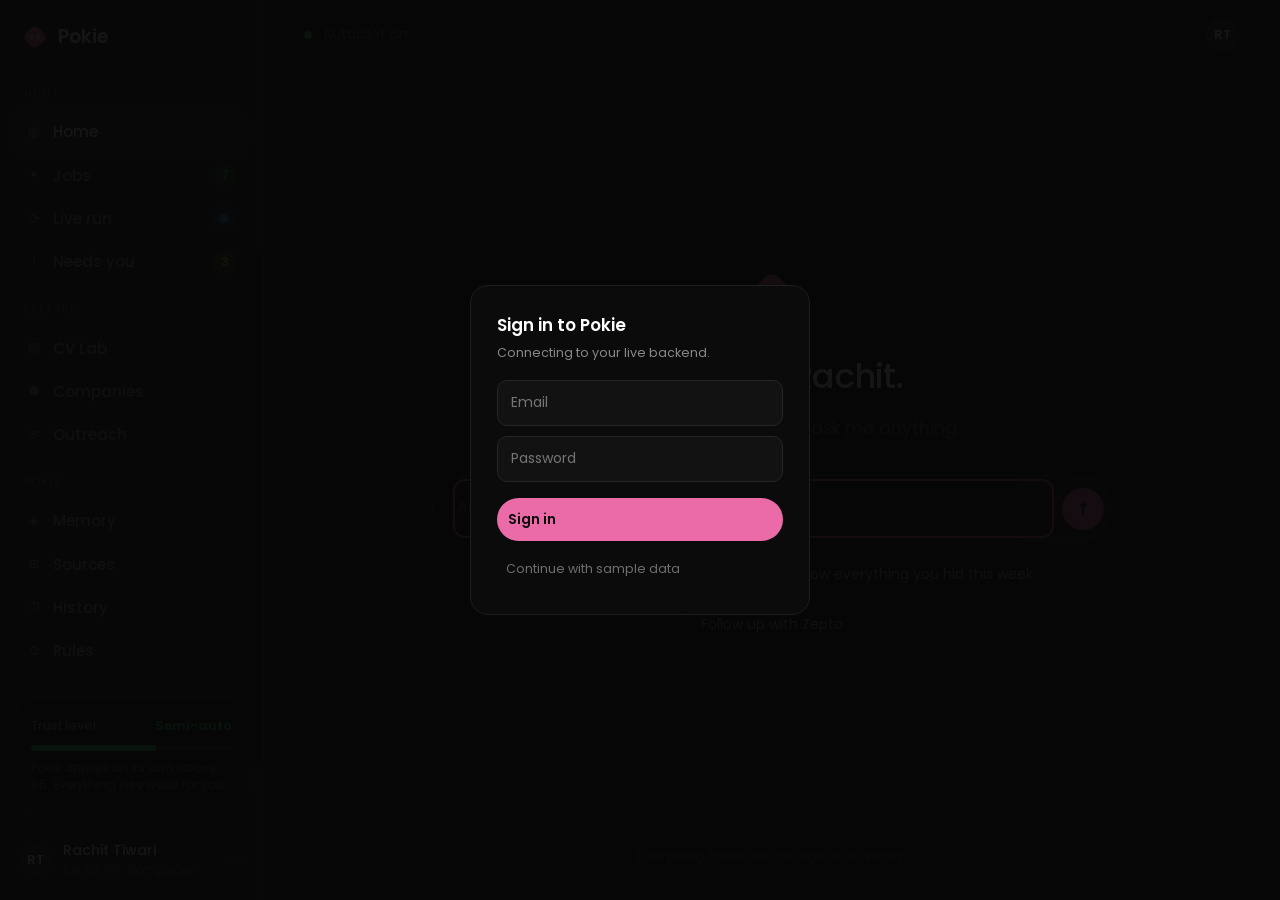
<file: pokie/index.html>
<!DOCTYPE html>
<html lang="en">
<head>
<meta charset="utf-8">
<meta name="viewport" content="width=device-width, initial-scale=1">
<title>Pokie — it hunts, you decide</title>
<meta name="description" content="A fully autonomous job finding and applying agent. Pokie hunts. You only decide.">
<meta property="og:title" content="Pokie — it hunts, you decide">
<meta property="og:description" content="A fully autonomous job finding and applying agent. Reads your CV, agrees on a bar, sweeps nightly, and surfaces only the decisions that need a human.">
<meta property="og:type" content="website">
<meta name="theme-color" content="#070707">
<link rel="icon" href="data:image/svg+xml,<svg xmlns='http://www.w3.org/2000/svg' viewBox='0 0 24 24'><g transform='rotate(45 12 12)'><rect x='3.6' y='3.6' width='16.8' height='16.8' rx='5.4' fill='%23EB6BA8'/></g><ellipse cx='9.1' cy='12' rx='1.35' ry='2.6' fill='%23fff'/><ellipse cx='14.9' cy='12' rx='1.35' ry='2.6' fill='%23fff'/></svg>">
<link rel="stylesheet" href="fonts/fonts.css">
<style>
/* ============ Tokens ============ */
:root {
  --black:#070707; --panel:#0B0B0B; --panel-hov:#141414; --elev:#212121;
  --hair:rgba(255,255,255,.07); --border:rgba(255,255,255,.09);
  --bstrong:rgba(255,255,255,.14); --bstronger:rgba(255,255,255,.22);
  --text:#fff; --t2:#9A9A9A; --t3:#5c5c5c; --t4:#3a3a3a;
  --pink:#EB6BA8; --green:#1CE15F; --blue:#4791FF; --yellow:#ECE42E;
  --ease:cubic-bezier(.16,1,.3,1);
}
* { margin:0; padding:0; box-sizing:border-box; }
html, body { height:100%; }
body {
  background:var(--black); color:var(--text);
  font-family:'Poppins',system-ui,sans-serif;
  -webkit-font-smoothing:antialiased;
  font-size:15px; line-height:1.55;
  overflow:hidden;
}
button, input { font:inherit; color:inherit; }
button { background:none; border:none; cursor:pointer; text-align:left; }
input { background:transparent; border:0; outline:none; }
a { color:var(--pink); text-decoration:none; }
a:hover { color:#fff; }
button:focus-visible, input:focus-visible { outline:2px solid var(--pink); outline-offset:2px; border-radius:8px; }

@keyframes pk-pulse { 0%,100% { opacity:1; } 50% { opacity:.35; } }
@keyframes pk-rise { from { opacity:0; transform:translateY(10px); } to { opacity:1; transform:none; } }
@keyframes pk-spin { to { transform:rotate(360deg); } }
@keyframes pk-dotglow { 0% { box-shadow:0 0 0 0 rgba(235,107,168,.55); } 70% { box-shadow:0 0 0 9px rgba(235,107,168,0); } 100% { box-shadow:0 0 0 0 rgba(235,107,168,0); } }
@keyframes pk-type { 0%,100% { opacity:.25; } 50% { opacity:1; } }
.pk-now { animation:pk-dotglow 2.2s ease-out infinite; }
.rise { animation:pk-rise .38s var(--ease); }

/* ============ Shell ============ */
.app { display:grid; grid-template-columns:264px 1fr; height:100dvh; overflow:hidden; }
.app.cold { grid-template-columns:1fr; }
.app.cold #rail { display:none; }
#main { overflow-y:auto; position:relative; min-width:0; }

/* ============ Rail ============ */
#rail { display:flex; flex-direction:column; border-right:1px solid var(--border); background:var(--panel); overflow-y:auto; }
.rail-logo { display:flex; align-items:center; gap:10px; padding:22px 22px 18px; }
.rail-logo b { font-size:19px; font-weight:600; }
.nav-group { padding:8px 14px 2px; }
.nav-title { font-size:11px; letter-spacing:1.2px; text-transform:uppercase; color:var(--t3); padding:8px 10px; }
.nav-item {
  display:flex; align-items:center; gap:11px; width:100%;
  padding:10px 12px; border-radius:12px; cursor:pointer;
  transition:background .2s ease; color:var(--t2);
}
.nav-item:hover { background:rgba(255,255,255,.04); }
.nav-item.on { background:var(--elev); color:#fff; }
.nav-item .ic { width:16px; font-size:13px; text-align:center; opacity:.9; }
.nav-item .lb { font-size:15px; font-weight:500; flex:1; }
.nav-badge { font-size:12px; font-weight:600; padding:2px 8px; border-radius:999px; }
.rail-spacer { flex:1; }
.trust {
  margin:14px; padding:16px; border-radius:20px;
  background:var(--black); border:1px solid var(--border);
  display:flex; flex-direction:column; gap:9px;
}
.trust-top { display:flex; align-items:center; justify-content:space-between; }
.trust-top .l { font-size:13px; color:var(--t2); }
.trust-top .v { font-size:13px; font-weight:600; color:var(--green); }
.trust-bar { height:6px; border-radius:3px; background:var(--elev); overflow:hidden; }
.trust-bar i { display:block; height:100%; width:62%; background:var(--green); }
.trust-note { font-size:12px; color:var(--t3); line-height:1.4; }
.rail-user { display:flex; align-items:center; gap:11px; padding:14px 20px 20px; border-top:1px solid var(--hair); }
.ava { width:32px; height:32px; border-radius:999px; background:var(--elev); display:flex; align-items:center; justify-content:center; font-size:13px; font-weight:600; flex-shrink:0; }
.rail-user .nm { font-size:14px; font-weight:500; }
.rail-user .rl { font-size:12px; color:var(--t3); }
.rail-user .dots { margin-left:auto; font-size:15px; color:var(--t3); cursor:pointer; }
.rail-user .dots:hover { color:#fff; }

/* ============ Shared bits ============ */
.eyebrow { font-size:12px; letter-spacing:1.1px; text-transform:uppercase; color:var(--t3); }
.card { background:var(--panel); border:1px solid var(--border); border-radius:24px; }
.pill { border-radius:999px; cursor:pointer; white-space:nowrap; display:inline-flex; align-items:center; justify-content:center; gap:8px; transition:background .2s ease, color .2s ease, border-color .2s ease, transform .2s ease; }
.pill.primary { font-size:15px; font-weight:600; padding:13px 26px; color:#070707; }
.pill.primary:hover { transform:scale(1.03); }
.pill.outline { font-size:15px; font-weight:500; padding:13px 26px; border:1px solid var(--bstronger); color:#fff; }
.pill.outline:hover { background:var(--elev); }
.pill.dim { color:var(--t2); }
.pill.dim:hover { color:#fff; }
.pill.pinkline { border:1px solid rgba(235,107,168,.4); color:var(--pink); }
.pill.pinkline:hover { background:rgba(235,107,168,.12); }
.composer {
  display:flex; align-items:center; gap:12px;
  background:var(--panel); border:1px solid var(--bstrong);
  border-radius:999px; padding:7px 7px 7px 24px;
}
.composer input { flex:1; font-size:16px; padding:13px 0; min-width:0; }
.composer input::placeholder { color:var(--t3); }
.send-dot {
  width:42px; height:42px; border-radius:999px; background:var(--pink); color:#070707;
  display:flex; align-items:center; justify-content:center;
  font-size:17px; font-weight:600; cursor:pointer; transition:transform .2s ease; flex-shrink:0;
}
.send-dot:hover { transform:scale(1.06); }
.live-dot { width:8px; height:8px; border-radius:50%; background:var(--green); animation:pk-pulse 1.8s ease-in-out infinite; flex-shrink:0; }
.bar-track { height:4px; border-radius:2px; background:var(--elev); overflow:hidden; }
.bar-track i { display:block; height:100%; }

/* ============ Chat (home) ============ */
.chat-shell { height:100%; display:flex; flex-direction:column; }
.chat-top { flex-shrink:0; display:flex; align-items:center; justify-content:space-between; padding:18px 40px; }
.chat-top.hair { border-bottom:1px solid var(--hair); }
.chat-status { display:flex; align-items:center; gap:11px; font-size:14px; color:var(--t3); }
.chat-centre { flex:1; display:flex; flex-direction:column; align-items:center; justify-content:center; gap:34px; padding:0 40px; }
.chat-greet { display:flex; flex-direction:column; align-items:center; gap:12px; text-align:center; }
.chat-greet .h { font-size:34px; font-weight:500; letter-spacing:-.8px; }
.chat-greet .s { font-size:17px; color:var(--t3); }
.chat-composer-wrap { width:100%; max-width:680px; display:flex; flex-direction:column; gap:12px; }
.chip-row { display:flex; gap:8px; flex-wrap:wrap; justify-content:center; }
.sug-chip { border:1px solid var(--bstrong); color:var(--t2); font-size:14px; padding:9px 18px; border-radius:999px; cursor:pointer; transition:background .2s, color .2s; }
.sug-chip:hover { background:var(--elev); color:#fff; }
.chat-foot { flex-shrink:0; display:flex; justify-content:center; padding:0 40px 34px; }
.chat-foot span { font-size:13px; color:var(--t4); }

/* ============ Chat active ============ */
.thread-scroll { flex:1; overflow-y:auto; display:flex; justify-content:center; padding:36px 40px 24px; }
.thread { width:100%; max-width:760px; display:flex; flex-direction:column; gap:24px; }
/* Turns are content, not flex space to reclaim — without this they shrink to
   fit the scroll container and the lists collapse instead of scrolling. */
.thread > * { flex-shrink:0; }
.u-bubble { align-self:flex-end; max-width:78%; background:var(--elev); border-radius:24px; padding:16px 22px; font-size:16px; line-height:1.55; }
.a-text { font-size:17px; line-height:1.6; }
.a-text.md { font-size:16px; line-height:1.65; }
/* Answers are one row per result, not a card each — the detail lives on the
   screen the row opens. Whole row is the primary action. */
.ans-list { display:flex; flex-direction:column; gap:1px; background:var(--hair); border:1px solid var(--border); border-radius:16px; overflow:hidden; }
.ans-row {
  display:grid; grid-template-columns:auto 1fr auto auto; gap:12px; align-items:center;
  background:var(--panel); padding:14px 20px; width:100%; text-align:left;
  border:0; font:inherit; color:inherit; cursor:pointer; transition:background .2s ease;
}
.ans-row:hover { background:var(--panel-hov); }
.ans-row .kd { width:5px; height:5px; border-radius:50%; }
.ans-row .tt { font-size:15px; min-width:0; overflow:hidden; text-overflow:ellipsis; white-space:nowrap; }
.ans-row .mt { font-size:13px; color:var(--t3); white-space:nowrap; }
.ans-row .pa { font-size:13px; font-weight:600; white-space:nowrap; }
.list-answer { display:flex; flex-direction:column; gap:1px; background:var(--hair); border:1px solid var(--border); border-radius:22px; overflow:hidden; }
.list-answer .row { display:flex; align-items:center; justify-content:space-between; gap:20px; background:var(--panel); padding:16px 22px; }
.list-answer .role { font-size:16px; }
.list-answer .why { font-size:14px; color:var(--t3); text-align:right; }
.thread-composer { flex-shrink:0; display:flex; justify-content:center; padding:0 40px 30px; }
.thread-composer .composer { width:100%; max-width:760px; }

/* ============ Onboard ============ */
.onboard { height:100%; display:grid; grid-template-columns:1fr 340px; }
.ob-main { display:flex; flex-direction:column; min-width:0; }
.ob-head { flex-shrink:0; display:flex; align-items:center; justify-content:space-between; padding:20px 40px; border-bottom:1px solid var(--hair); }
.ob-head .t { display:flex; align-items:center; gap:11px; font-size:16px; font-weight:600; }
.ob-head .s { font-size:13px; color:var(--t3); }
.ob-scroll { flex:1; overflow-y:auto; display:flex; justify-content:center; padding:32px 40px 20px; }
.ob-thread { width:100%; max-width:660px; display:flex; flex-direction:column; gap:24px; }
.agent-turn { display:flex; flex-direction:column; gap:10px; }
.agent-turn .who { font-size:13px; color:var(--t3); }
.agent-turn .msg { font-size:19px; line-height:1.6; }
.ob-bubble { align-self:flex-end; max-width:78%; background:var(--elev); border-radius:22px; padding:15px 20px; font-size:16px; line-height:1.55; }
.belief { background:var(--panel); border:1px solid var(--border); border-radius:22px; padding:18px 22px; display:flex; align-items:center; justify-content:space-between; gap:18px; }
.belief .lv { display:flex; flex-direction:column; gap:4px; min-width:0; }
.belief .lb { font-size:12px; letter-spacing:1.1px; text-transform:uppercase; color:var(--t3); }
.belief .vl { font-size:17px; font-weight:500; line-height:1.4; }
.belief .btns { display:flex; gap:7px; flex-shrink:0; }
.mini-pill { font-size:13px; padding:8px 15px; border-radius:999px; cursor:pointer; border:1px solid var(--bstrong); color:var(--t2); transition:background .2s, color .2s; }
.mini-pill:hover { background:var(--elev); color:#fff; }
.bar-chip { font-size:14px; font-weight:500; padding:9px 18px; border-radius:999px; cursor:pointer; border:1px solid; }
.perm-card { background:var(--panel); border:1px solid var(--border); border-radius:22px; overflow:hidden; }
.perm-row { display:flex; align-items:center; justify-content:space-between; gap:18px; padding:15px 22px; border-top:1px solid var(--hair); }
.perm-row .t { font-size:16px; }
.seg { display:flex; gap:4px; background:var(--black); border:1px solid rgba(255,255,255,.12); border-radius:999px; padding:4px; flex-shrink:0; }
.seg span { display:flex; align-items:center; justify-content:center; width:72px; height:32px; font-size:13px; font-weight:600; border-radius:999px; cursor:pointer; color:var(--t3); }
.ob-composer { flex-shrink:0; display:flex; justify-content:center; padding:0 40px 28px; }
.ob-composer .composer { width:100%; max-width:660px; }
.start-btn { font-size:14px; font-weight:600; padding:12px 24px; border-radius:999px; background:var(--green); color:#070707; cursor:pointer; white-space:nowrap; }
.ob-side { border-left:1px solid var(--border); background:var(--panel); display:flex; flex-direction:column; overflow-y:auto; }
.ob-side-head { padding:22px 22px 14px; display:flex; flex-direction:column; gap:6px; }
.ob-side-live { display:flex; align-items:center; gap:9px; font-size:13px; letter-spacing:1.1px; text-transform:uppercase; color:var(--green); }
.ob-side-live .live-dot { width:7px; height:7px; }
.ob-side-sub { font-size:13px; color:var(--t3); line-height:1.5; }
.mem-row { padding:14px 22px; border-top:1px solid var(--hair); display:flex; flex-direction:column; gap:7px; }
.mem-row .tag { font-size:11px; letter-spacing:1px; text-transform:uppercase; }
.mem-row .tx { font-size:14px; line-height:1.5; }
.mem-row .links { display:flex; gap:14px; font-size:12px; }
.mem-row .e { color:var(--t2); cursor:pointer; }
.mem-row .e:hover { color:#fff; }
.mem-row .d { color:var(--pink); cursor:pointer; }

/* ============ Jobs split pane ============ */
.jobs { height:100%; display:flex; flex-direction:column; overflow:hidden; }
.jobs-head { flex-shrink:0; display:flex; flex-direction:column; gap:14px; padding:22px 30px 16px; border-bottom:1px solid var(--hair); }
.jobs-head-top { display:flex; align-items:center; justify-content:space-between; gap:20px; flex-wrap:wrap; }
.mode-seg { display:flex; gap:5px; background:var(--panel); border:1px solid var(--bstrong); border-radius:999px; padding:5px; }
.mode-seg span { display:flex; align-items:center; gap:8px; white-space:nowrap; height:36px; padding:0 20px; font-size:14px; font-weight:600; border-radius:999px; cursor:pointer; color:var(--t2); }
.mode-seg span.on { background:#fff; color:#070707; }
.mode-seg .ct { font-size:12px; font-weight:500; opacity:.65; }
.jobs-note { display:flex; align-items:center; gap:9px; }
.jobs-note .n { font-size:13px; color:var(--t3); }
.sort-pill { display:flex; align-items:center; gap:8px; font-size:13px; color:var(--t2); border:1px solid var(--bstrong); padding:9px 16px; border-radius:999px; cursor:pointer; }
.sort-pill:hover { background:var(--elev); color:#fff; }
.filter-row { display:flex; gap:8px; flex-wrap:wrap; }
.f-chip { display:flex; align-items:center; gap:7px; font-size:13px; font-weight:500; padding:8px 16px; border-radius:999px; cursor:pointer; transition:background .2s ease, color .2s ease; border:1px solid; }
.jobs-body { flex:1; display:grid; grid-template-columns:440px 1fr; min-height:0; }
.job-list { border-right:1px solid var(--hair); overflow-y:auto; background:#080808; }
.job-row { display:flex; gap:14px; padding:16px 22px; border-bottom:1px solid rgba(255,255,255,.06); cursor:pointer; border-left:3px solid transparent; transition:background .2s ease; width:100%; }
.job-row:hover { background:var(--panel-hov); }
.job-av { width:42px; height:42px; border-radius:13px; color:#070707; display:flex; align-items:center; justify-content:center; font-size:15px; font-weight:600; flex-shrink:0; }
.job-col { display:flex; flex-direction:column; gap:5px; min-width:0; flex:1; }
.job-line1 { display:flex; align-items:baseline; justify-content:space-between; gap:12px; }
.job-role { font-size:16px; font-weight:600; line-height:1.3; }
.job-score { font-size:15px; font-weight:600; flex-shrink:0; }
.job-co { font-size:13px; color:var(--t2); }
.job-line3 { display:flex; align-items:center; gap:8px; flex-wrap:wrap; }
.job-comp { font-size:12px; color:var(--t3); }
.job-note { font-size:12px; font-weight:600; padding:3px 9px; border-radius:999px; }
.job-list-foot { padding:18px 22px; display:flex; flex-direction:column; gap:6px; }
.job-list-foot .a { font-size:13px; color:var(--t3); line-height:1.5; }
.job-list-foot .b { font-size:13px; color:var(--pink); cursor:pointer; }
.job-detail { overflow-y:auto; display:flex; flex-direction:column; }
.jd-inner { flex:1; padding:26px 34px 20px; display:flex; flex-direction:column; gap:18px; }
.jd-head { display:flex; align-items:flex-start; gap:16px; }
.jd-av { width:56px; height:56px; border-radius:18px; color:#070707; display:flex; align-items:center; justify-content:center; font-size:20px; font-weight:600; flex-shrink:0; }
.jd-tt { display:flex; flex-direction:column; gap:5px; flex:1; }
.jd-role { font-size:26px; font-weight:600; line-height:1.25; }
.jd-co { font-size:14px; color:var(--t2); }
.jd-score { display:flex; flex-direction:column; align-items:flex-end; }
.jd-score .n { font-size:32px; font-weight:600; line-height:1; }
.jd-score .c { font-size:11px; color:var(--t3); }
.tag-row { display:flex; gap:8px; flex-wrap:wrap; }
.tag { font-size:13px; padding:7px 14px; border-radius:999px; border:1px solid; }
.read-card { background:var(--panel); border:1px solid var(--border); border-radius:22px; padding:20px 24px; display:flex; flex-direction:column; gap:10px; }
.read-card .tx { font-size:16px; line-height:1.65; }
.two-col { display:grid; grid-template-columns:1fr 1fr; gap:14px; }
.score-card { background:var(--panel); border:1px solid var(--border); border-radius:22px; padding:20px 22px; display:flex; flex-direction:column; gap:12px; }
.sbar { display:flex; flex-direction:column; gap:5px; }
.sbar-line { display:flex; justify-content:space-between; font-size:13px; }
.sbar-line .l { color:var(--t2); }
.sbar-line .v { font-weight:600; }
.signal { display:flex; gap:10px; align-items:flex-start; }
.signal .m { font-size:13px; width:12px; padding-top:2px; flex-shrink:0; }
.signal .t { font-size:13px; color:var(--t2); line-height:1.5; flex:1; }
.warm-banner { background:var(--yellow); color:#070707; border-radius:22px; padding:18px 22px; display:flex; align-items:center; justify-content:space-between; gap:16px; }
.warm-banner .t { font-size:15px; font-weight:600; line-height:1.4; }
.warm-banner .a { font-size:14px; font-weight:600; white-space:nowrap; cursor:pointer; }
.posting-card .raw { font-size:15px; color:var(--t2); line-height:1.7; }
.posting-card .link { font-size:13px; color:var(--pink); cursor:pointer; }
.jd-actions {
  position:sticky; bottom:0; background:rgba(7,7,7,.92); backdrop-filter:blur(12px); -webkit-backdrop-filter:blur(12px);
  border-top:1px solid rgba(255,255,255,.08); padding:16px 34px;
  display:flex; align-items:center; gap:10px; flex-wrap:wrap;
}
.jd-actions .note { flex:1; text-align:right; font-size:13px; color:var(--t3); }

/* ============ Run ============ */
.run { padding:32px 40px 120px; display:grid; grid-template-columns:1fr 330px; gap:24px; align-items:start; }
.run-main { display:flex; flex-direction:column; gap:18px; min-width:0; }
.run-status { display:flex; align-items:center; justify-content:space-between; background:var(--panel); border:1px solid rgba(71,145,255,.35); border-radius:24px; padding:20px 26px; gap:14px; flex-wrap:wrap; }
.spinner { width:26px; height:26px; border-radius:50%; border:2.5px solid rgba(71,145,255,.25); border-top-color:var(--blue); animation:pk-spin .9s linear infinite; flex-shrink:0; }
.run-status .tt { font-size:19px; font-weight:600; }
.run-status .ss { font-size:13px; color:var(--t3); }
.steps-card { background:var(--panel); border:1px solid var(--border); border-radius:28px; overflow:hidden; }
.step-row { display:grid; grid-template-columns:24px 1fr auto; gap:16px; align-items:flex-start; padding:18px 26px; border-top:1px solid var(--hair); }
.step-row .mk { font-size:14px; line-height:1.5; }
.step-row .tx { font-size:16px; }
.step-row .dt { font-size:13px; color:var(--t3); line-height:1.5; }
.step-row .du { font-size:13px; color:var(--t3); font-variant-numeric:tabular-nums; }
.interject { display:flex; align-items:center; gap:12px; background:var(--panel); border:1px solid rgba(255,255,255,.12); border-radius:999px; padding:8px 8px 8px 22px; }
.interject .dot { width:7px; height:7px; border-radius:50%; background:var(--blue); animation:pk-pulse 1.6s ease-in-out infinite; flex-shrink:0; }
.interject input { flex:1; font-size:15px; padding:11px 0; min-width:0; }
.interject input::placeholder { color:var(--t3); }
.interject .go { background:var(--blue); color:#070707; font-size:14px; font-weight:600; padding:11px 24px; border-radius:999px; cursor:pointer; flex-shrink:0; }
.run-side { position:sticky; top:24px; display:flex; flex-direction:column; gap:14px; }
.counter { display:flex; align-items:baseline; justify-content:space-between; }
.counter .l { font-size:15px; color:var(--t2); }
.counter .v { font-size:26px; font-weight:600; }
.thought { font-size:15px; color:#fff; line-height:1.55; }
.thinking { font-size:13px; color:var(--blue); animation:pk-type 1.4s ease-in-out infinite; }

/* ============ Approve ============ */
.approve { padding:32px 40px 120px; display:grid; grid-template-columns:1fr 400px; gap:24px; align-items:start; }
.ap-main { display:flex; flex-direction:column; gap:16px; min-width:0; }
.ap-head { display:flex; align-items:center; justify-content:space-between; gap:14px; flex-wrap:wrap; }
.ap-kind { font-size:13px; color:var(--yellow); font-weight:600; }
.ap-title { font-size:30px; font-weight:600; }
.draft-card { background:var(--panel); border:1px solid var(--border); border-radius:28px; padding:30px 34px; display:flex; flex-direction:column; gap:18px; }
.draft-meta { display:flex; align-items:center; justify-content:space-between; padding-bottom:14px; border-bottom:1px solid var(--hair); gap:12px; flex-wrap:wrap; }
.draft-meta .s { font-size:14px; color:var(--t3); }
.draft-meta .s b { color:#fff; font-weight:400; }
.draft-meta .m { font-size:13px; color:var(--t3); }
.draft-line { font-size:16px; line-height:1.75; border-radius:6px; }
.draft-src { display:flex; gap:8px; padding-top:6px; flex-wrap:wrap; font-size:13px; }
.why-point { display:flex; gap:10px; align-items:flex-start; }
.why-point .m { font-size:13px; padding-top:2px; flex-shrink:0; }
.why-point .t { font-size:14px; color:var(--t2); line-height:1.55; }
.teach-card { background:var(--panel); border:1px solid rgba(236,226,46,.3); border-radius:24px; padding:22px; display:flex; flex-direction:column; gap:14px; }
.teach-card .lb { font-size:13px; letter-spacing:1.1px; text-transform:uppercase; color:var(--yellow); }
.teach-card .ex { font-size:14px; color:var(--t2); line-height:1.55; }
.teach-chip { font-size:13px; font-weight:500; padding:8px 15px; border-radius:999px; cursor:pointer; transition:background .2s ease, color .2s ease; border:1px solid; }
.teach-input { background:var(--black); border:1px solid rgba(255,255,255,.12); border-radius:14px; font-size:14px; color:#fff; padding:12px 14px; width:100%; }
.side-card { background:var(--panel); border:1px solid var(--border); border-radius:24px; padding:22px; display:flex; flex-direction:column; gap:12px; }

/* ============ CV Lab ============ */
.cvlab { padding:32px 40px 120px; display:grid; grid-template-columns:270px 1fr 300px; gap:22px; align-items:start; }
.cv-col { display:flex; flex-direction:column; gap:12px; min-width:0; }
.cv-col-head { display:flex; align-items:center; justify-content:space-between; }
.cv-new { font-size:13px; color:var(--pink); cursor:pointer; }
.cv-version { border:1px solid var(--border); background:var(--panel); border-radius:20px; padding:16px 18px; display:flex; flex-direction:column; gap:6px; cursor:pointer; transition:background .2s ease; width:100%; }
.cv-version.on { background:var(--panel-hov); border-color:rgba(235,107,168,.5); }
.cv-version .l1 { display:flex; align-items:center; justify-content:space-between; }
.cv-version .nm { font-size:15px; font-weight:600; }
.cv-version .rt { font-size:12px; font-weight:600; }
.cv-version .nt { font-size:13px; color:var(--t3); line-height:1.4; }
.cv-title-row { display:flex; align-items:flex-end; justify-content:space-between; gap:14px; flex-wrap:wrap; }
.cv-title-row .t { font-size:30px; font-weight:600; }
.cv-title-row .s { font-size:14px; color:var(--t3); }
.diff-card { background:var(--panel); border:1px solid var(--border); border-radius:28px; overflow:hidden; }
.diff-row { display:grid; grid-template-columns:22px 1fr; gap:14px; padding:16px 24px; border-top:1px solid var(--hair); }
.diff-row .mk { font-size:14px; font-weight:600; }
.diff-row .tx { font-size:15px; line-height:1.6; }
.diff-row .wy { font-size:12px; color:var(--t3); }
.perf-row { display:flex; flex-direction:column; gap:6px; }
.perf-line { display:flex; justify-content:space-between; font-size:14px; }
.perf-line .n { color:var(--t2); }
.perf-line .r { font-weight:600; }
.perf-track { height:6px; border-radius:3px; background:var(--elev); overflow:hidden; }
.insight { background:var(--green); color:#070707; border-radius:24px; padding:22px; display:flex; flex-direction:column; gap:8px; }
.insight .h { font-size:14px; font-weight:600; }
.insight .b { font-size:16px; font-weight:500; line-height:1.45; }
.insight .a { font-size:14px; font-weight:600; opacity:.75; cursor:pointer; }

/* ============ Memory ============ */
.memory { padding:32px 40px 120px; display:flex; flex-direction:column; gap:22px; }
.page-head { display:flex; align-items:flex-end; justify-content:space-between; gap:24px; flex-wrap:wrap; }
.page-head .t { font-size:30px; font-weight:600; }
.page-head .s { font-size:15px; color:var(--t2); max-width:640px; line-height:1.6; }
.search-pill { display:flex; align-items:center; gap:10px; background:var(--panel); border:1px solid var(--bstrong); border-radius:999px; padding:10px 20px; }
.search-pill .g { font-size:14px; color:var(--t3); }
.search-pill input { font-size:14px; width:180px; }
.search-pill input::placeholder { color:var(--t3); }
.mem-group-head { display:flex; align-items:center; gap:12px; }
.mem-group-head .l { font-size:13px; letter-spacing:1.1px; text-transform:uppercase; }
.mem-group-head .s { font-size:13px; color:var(--t3); }
.mem-grid { display:grid; grid-template-columns:repeat(3,1fr); gap:14px; }
.mem-card { background:var(--panel); border:1px solid var(--border); border-radius:22px; padding:20px 22px; display:flex; flex-direction:column; gap:10px; transition:border-color .2s ease, opacity .3s, transform .3s; }
.mem-card:hover { border-color:rgba(255,255,255,.22); }
.mem-card.forgetting { opacity:0; transform:scale(.96); }
.mem-card .tx { font-size:16px; font-weight:500; line-height:1.45; }
.mem-card .src { font-size:12px; color:var(--t3); line-height:1.5; }
.mem-card .btns { display:flex; gap:7px; padding-top:2px; }
.mc-pill { font-size:12px; padding:6px 13px; border-radius:999px; cursor:pointer; border:1px solid; }
.mc-pill.edit { color:var(--t2); border-color:var(--bstrong); }
.mc-pill.edit:hover { background:var(--elev); color:#fff; }
.mc-pill.forget { color:var(--pink); border-color:rgba(235,107,168,.32); }
.mc-pill.forget:hover { background:rgba(235,107,168,.12); }

/* ============ History ============ */
.history { padding:32px 40px 120px; display:flex; flex-direction:column; gap:20px; }
.hist-tabs { display:flex; gap:6px; background:var(--panel); border:1px solid var(--bstrong); border-radius:999px; padding:5px; }
.hist-tabs span { display:flex; align-items:center; justify-content:center; white-space:nowrap; height:36px; padding:0 22px; font-size:14px; font-weight:500; border-radius:999px; cursor:pointer; color:var(--t2); }
.hist-tabs span.on { background:#fff; color:#070707; }
.day-label { font-size:13px; color:var(--t3); padding-left:4px; }
.day-card { background:var(--panel); border:1px solid var(--border); border-radius:26px; overflow:hidden; }
/* One line per event: when it happened, what it was, what you can do. The
   "why" behind each row lives behind its action, not in the list. */
.hist-row { display:grid; grid-template-columns:52px 1fr auto; gap:16px; align-items:center; padding:13px 22px; border-top:1px solid var(--hair); transition:background .2s ease; }
.hist-row:hover { background:var(--panel-hov); }
.hist-row .tm { font-size:13px; color:var(--t3); font-variant-numeric:tabular-nums; }
.hist-row .tx { font-size:15px; min-width:0; overflow:hidden; text-overflow:ellipsis; white-space:nowrap; }
/* Actor as a dot, so the Pokie/You filter still reads at a glance. */
.actor { display:inline-block; width:5px; height:5px; border-radius:50%; margin-right:9px; vertical-align:middle; }
.sr { position:absolute; width:1px; height:1px; margin:-1px; padding:0; overflow:hidden; clip:rect(0 0 0 0); white-space:nowrap; border:0; }
.hist-act { font-size:13px; font-weight:600; padding:8px 16px; border-radius:999px; cursor:pointer; border:1px solid; white-space:nowrap; }

/* ============ Mobile brief ============ */
.brief { display:flex; flex-direction:column; gap:18px; padding:14px 18px 30px; }
.brief-top { display:flex; align-items:center; justify-content:space-between; }
.brief-top .t { display:flex; align-items:center; gap:9px; font-size:18px; font-weight:600; }
.on-pill { display:flex; align-items:center; gap:7px; font-size:12px; font-weight:600; color:var(--green); border:1px solid rgba(28,225,95,.35); padding:8px 13px; border-radius:999px; }
.on-pill .live-dot { width:6px; height:6px; }
.brief-hero { background:var(--green); color:#070707; border-radius:30px; padding:24px 22px; display:flex; flex-direction:column; gap:16px; }
.brief-hero .l { font-size:13px; font-weight:600; }
.brief-hero .h { font-size:27px; font-weight:600; line-height:1.2; }
.brief-hero .stats { display:flex; justify-content:space-between; font-size:13px; font-weight:600; border-top:1px solid rgba(7,7,7,.18); padding-top:14px; }
.brief-sec { display:flex; align-items:center; justify-content:space-between; padding:4px 4px 0; }
.brief-sec .t { font-size:19px; font-weight:600; }
.brief-sec .s { font-size:13px; color:var(--t3); }
.brief-prog { display:flex; gap:5px; }
.brief-prog i { flex:1; height:4px; border-radius:2px; }
.decision { background:var(--panel); border:1px solid var(--border); border-radius:26px; padding:20px 20px 16px; display:flex; flex-direction:column; gap:13px; }
.decision .l1 { display:flex; align-items:center; justify-content:space-between; }
.decision .kd { font-size:12px; font-weight:600; }
.decision .ag { font-size:12px; color:var(--t3); }
.decision .tt { font-size:19px; font-weight:600; line-height:1.35; }
.decision .sb { font-size:14px; color:var(--t2); line-height:1.5; }
.decision .acts { display:flex; gap:9px; padding-top:4px; }
.decision .p { flex:1; text-align:center; font-size:15px; font-weight:600; padding:14px 10px; border-radius:999px; color:#070707; cursor:pointer; }
.decision .s2 { flex:1; text-align:center; font-size:15px; font-weight:500; padding:14px 10px; border-radius:999px; border:1px solid rgba(255,255,255,.2); color:#fff; cursor:pointer; }
.handled { background:var(--panel); border:1px solid var(--border); border-radius:26px; padding:20px; display:flex; flex-direction:column; gap:12px; }
.handled .row { display:flex; align-items:center; gap:11px; }
.handled .dot { width:7px; height:7px; border-radius:50%; flex-shrink:0; }
.handled .tx { font-size:14px; color:var(--t2); line-height:1.45; flex:1; }
.handled .cta { font-size:13px; color:var(--pink); padding-top:2px; cursor:pointer; }

/* ============ Mobile tab bar ============ */
#tabbar { display:none; }

/* ============ Toast ============ */
#toast {
  position:fixed; left:50%; bottom:26px; transform:translate(-50%, 14px);
  background:#191919; border:1px solid var(--bstrong); color:#fff;
  border-radius:999px; padding:11px 20px; font-size:13.5px;
  display:flex; gap:12px; align-items:center;
  box-shadow:0 12px 44px rgba(0,0,0,.5);
  opacity:0; pointer-events:none;
  transition:opacity .22s, transform .22s var(--ease);
  z-index:60; max-width:min(92vw, 480px);
}
#toast.show { opacity:1; transform:translate(-50%, 0); pointer-events:auto; }
#toast button { color:var(--pink); font-weight:600; font-size:13px; }

/* ============ Responsive ============ */
@media (max-width: 1180px) {
  .run, .approve { grid-template-columns:1fr; }
  .cvlab { grid-template-columns:1fr; }
  .mem-grid { grid-template-columns:repeat(2,1fr); }
  .jobs-body { grid-template-columns:380px 1fr; }
}
@media (max-width: 900px) {
  #rail { display:none; }
  .app { grid-template-columns:1fr; }
  #main { padding-bottom:86px; }
  #tabbar {
    display:flex; position:fixed; left:0; right:0; bottom:0; z-index:40;
    background:rgba(7,7,7,.94); backdrop-filter:blur(14px); -webkit-backdrop-filter:blur(14px);
    border-top:1px solid var(--border);
    padding:10px 8px calc(10px + env(safe-area-inset-bottom));
  }
  .tab { flex:1; display:flex; flex-direction:column; align-items:center; gap:4px; color:var(--t3); font-size:11px; font-weight:500; cursor:pointer; position:relative; padding:4px 0; min-height:44px; }
  .tab .ic { font-size:17px; }
  .tab.on { color:#fff; }
  .tab .dot { position:absolute; top:2px; right:calc(50% - 16px); width:6px; height:6px; border-radius:50%; }
  .onboard { grid-template-columns:1fr; }
  .ob-side { display:none; }
  .chat-top, .chat-centre, .chat-foot, .thread-scroll, .thread-composer, .ob-head, .ob-scroll, .ob-composer { padding-left:18px; padding-right:18px; }
  .run, .approve, .cvlab, .memory, .history { padding:20px 18px 40px; }
  .mem-grid { grid-template-columns:1fr; }
  .jobs-head { padding:16px 18px 12px; }
  .jobs-body { grid-template-columns:1fr; }
  .job-detail { display:none; }
  .jobs.show-detail .job-list { display:none; }
  .jobs.show-detail .job-detail { display:flex; }
  .jd-inner { padding:20px 18px 16px; }
  .jd-actions { padding:14px 18px; }
  .two-col { grid-template-columns:1fr; }
  /* Same three columns as desktop — the timestamp is the point of the row,
     so it survives here. Two lines of text rather than one, since the
     column is narrow enough that one would clip most titles. */
  .hist-row { grid-template-columns:44px 1fr auto; gap:12px; padding:12px 16px; }
  .hist-row .tx { font-size:14px; white-space:normal; display:-webkit-box; -webkit-box-orient:vertical; -webkit-line-clamp:2; }
  .hist-act { font-size:12px; padding:7px 13px; }
  .chat-greet .h { font-size:27px; }
  .a-text { font-size:16px; }
  .a-text.md { font-size:15px; }
  .thread { gap:20px; }
  /* Row keeps the title and its action; the meta is the first thing to go. */
  /* align-items:start keeps the dot on the first line of a wrapped title
     instead of floating between the two. */
  .ans-row { grid-template-columns:auto 1fr; gap:10px; padding:12px 16px; row-gap:6px; align-items:start; }
  .ans-row .kd { margin-top:9px; }
  .ans-row .mt { display:none; }
  .ans-row .tt { white-space:normal; }
  .ans-row .pa { grid-column:2; justify-self:start; }
  /* Reason under the role rather than fighting it for width. */
  .list-answer .row { flex-direction:column; align-items:flex-start; gap:3px; padding:12px 16px; }
  .list-answer .role { font-size:15px; }
  .list-answer .why { text-align:left; }
  .ap-title { font-size:24px; }
  .draft-card { padding:22px 20px; }
}
</style>
</head>
<body>
  <div class="app cold" id="app">
    <aside id="rail" aria-label="Navigation"></aside>
    <main id="main"></main>
  </div>
  <nav id="tabbar" aria-label="Tabs"></nav>
  <div id="toast" role="status"></div>
  <!-- build-marker: pokie-live-2 -->
  <script src="pokie.js"></script>
  <!-- Loads after pokie.js on purpose: it rewrites that file's view-model
       arrays in place with live API data, and falls back to them untouched
       whenever the backend is unreachable. -->
  <script src="api.js"></script>
</body>
</html>
</file>
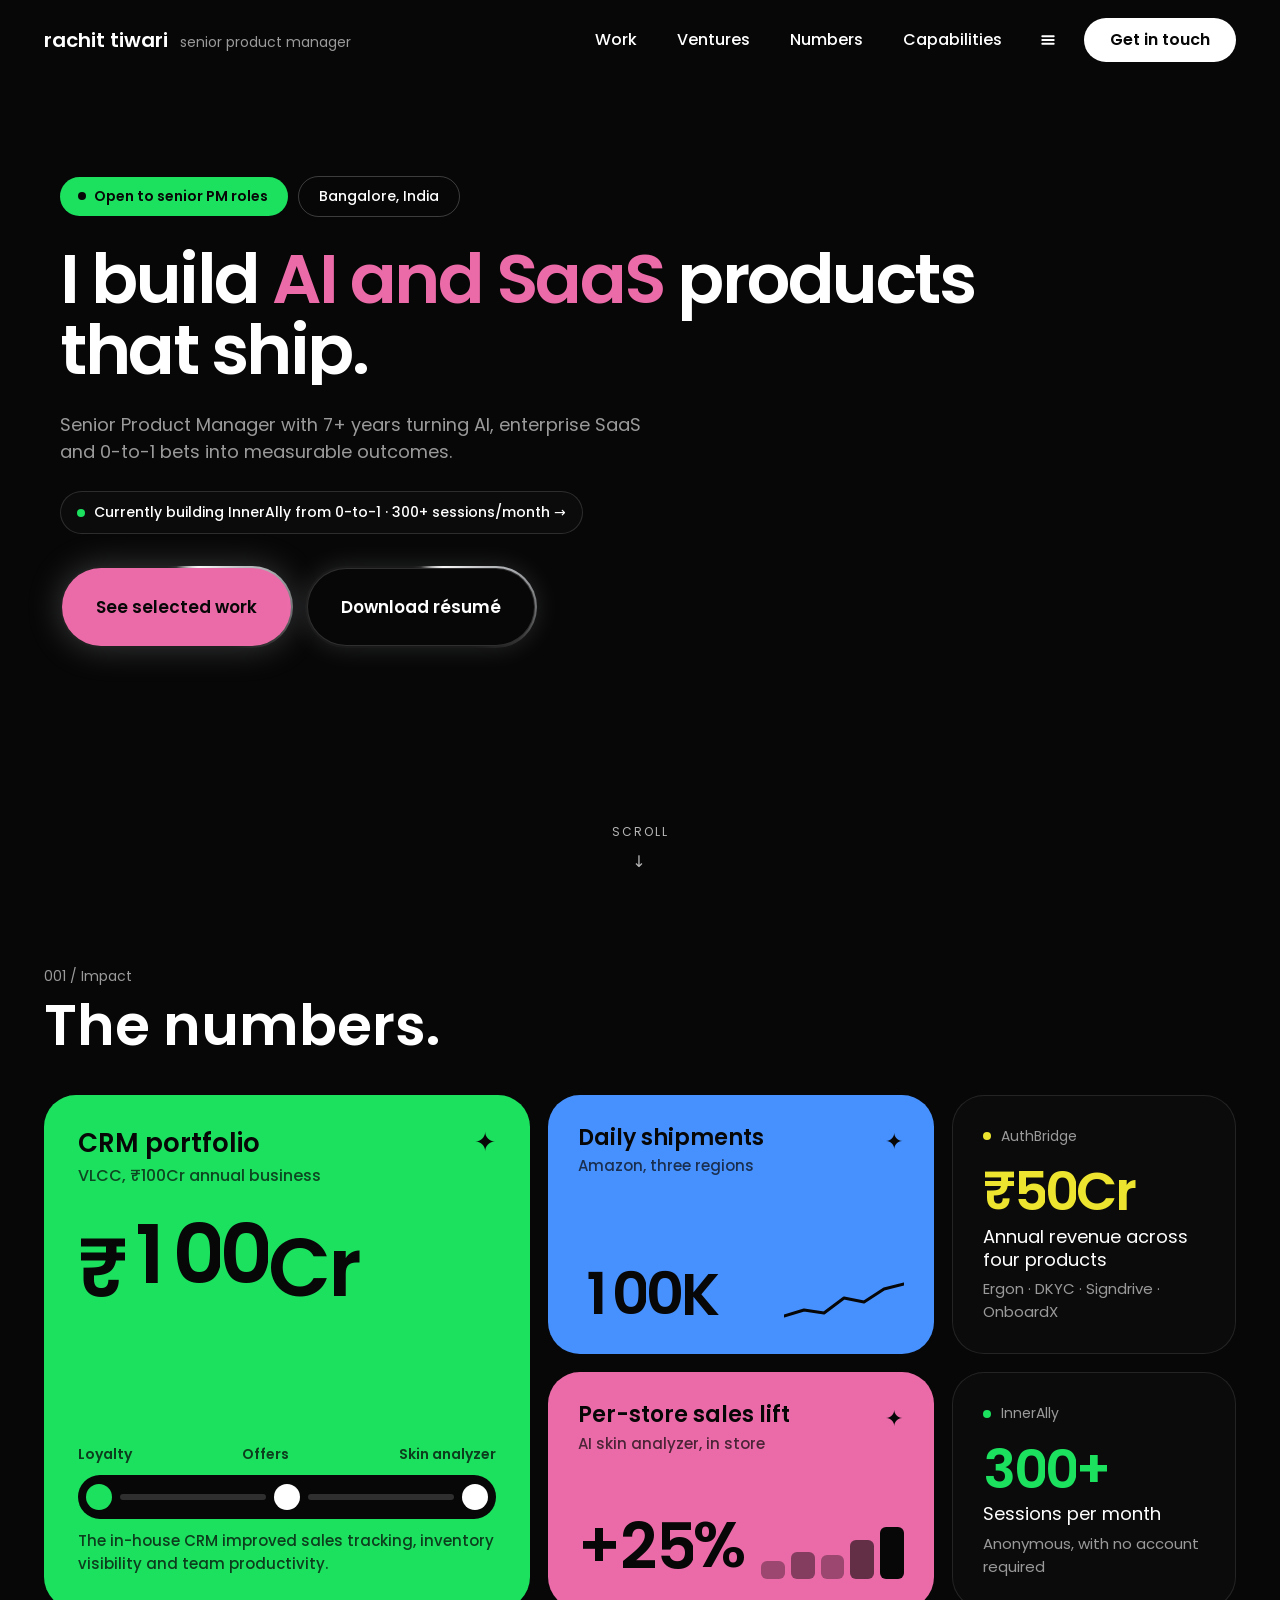
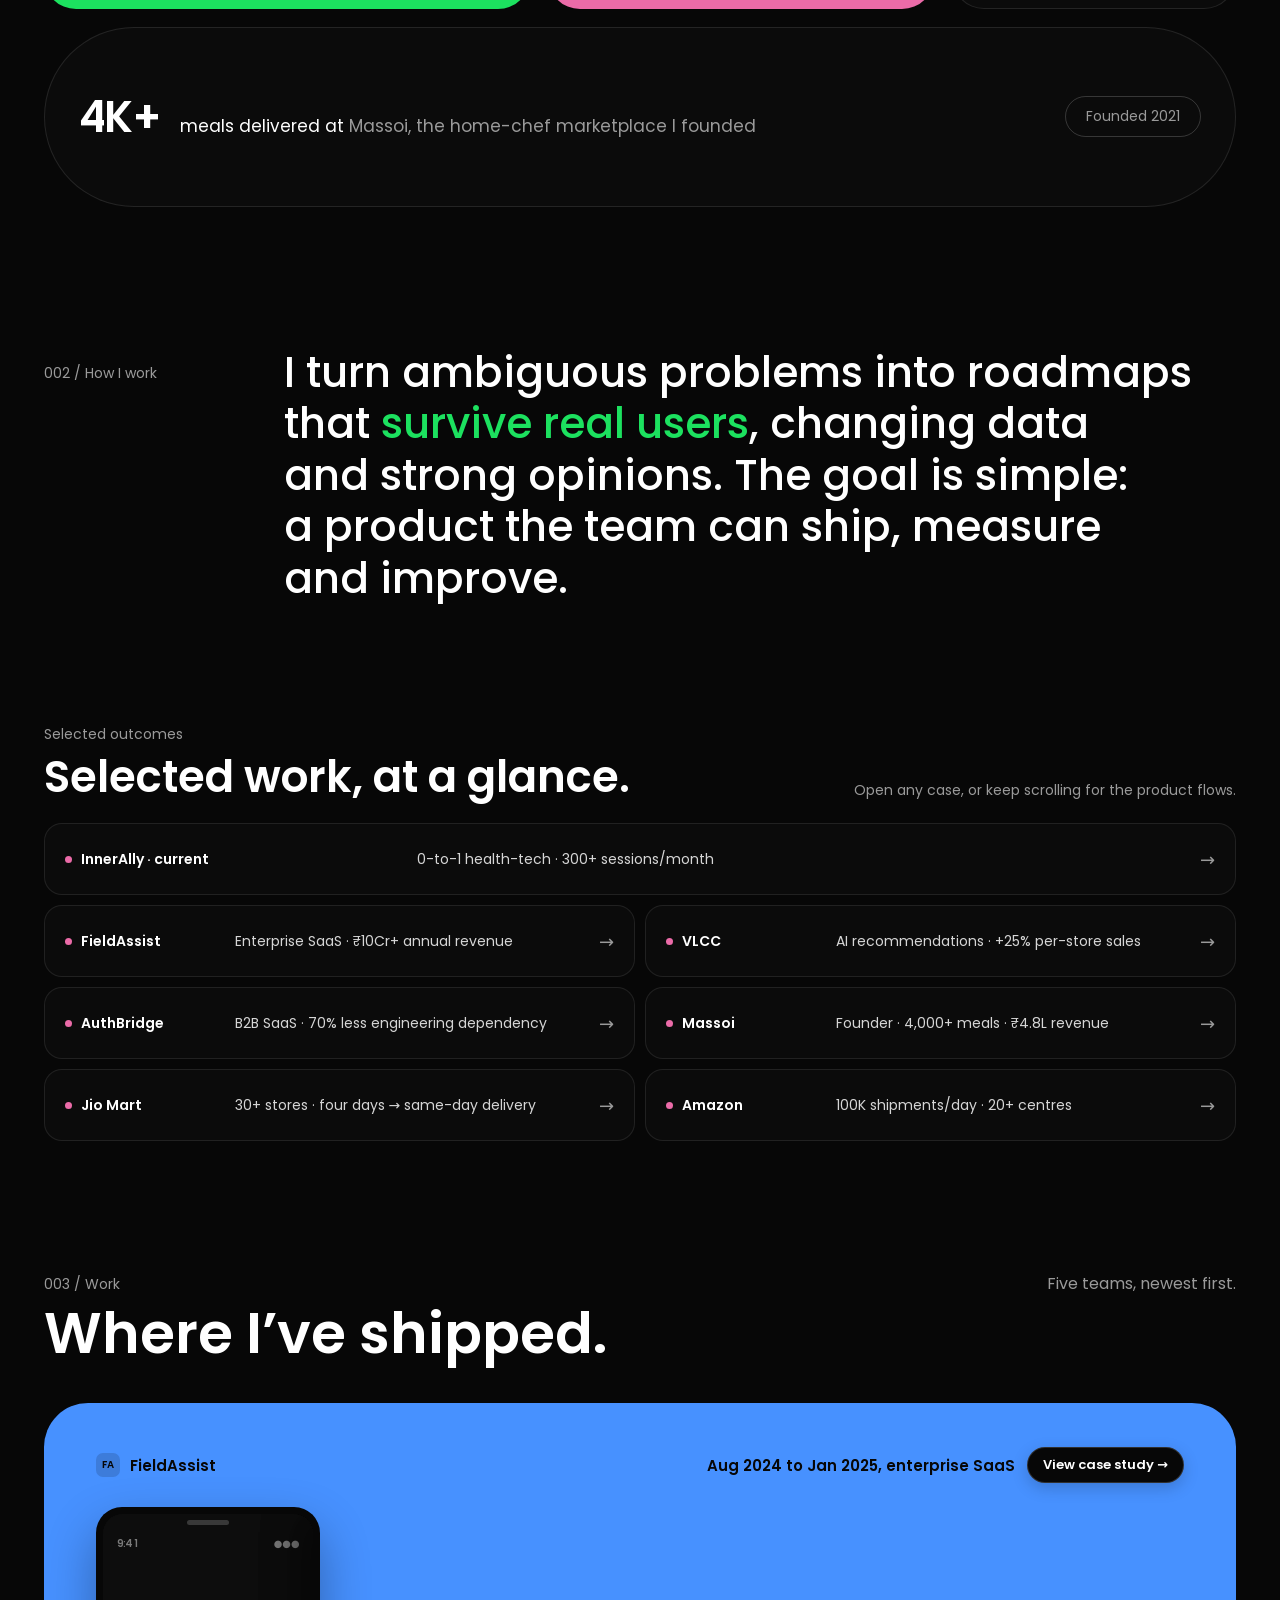
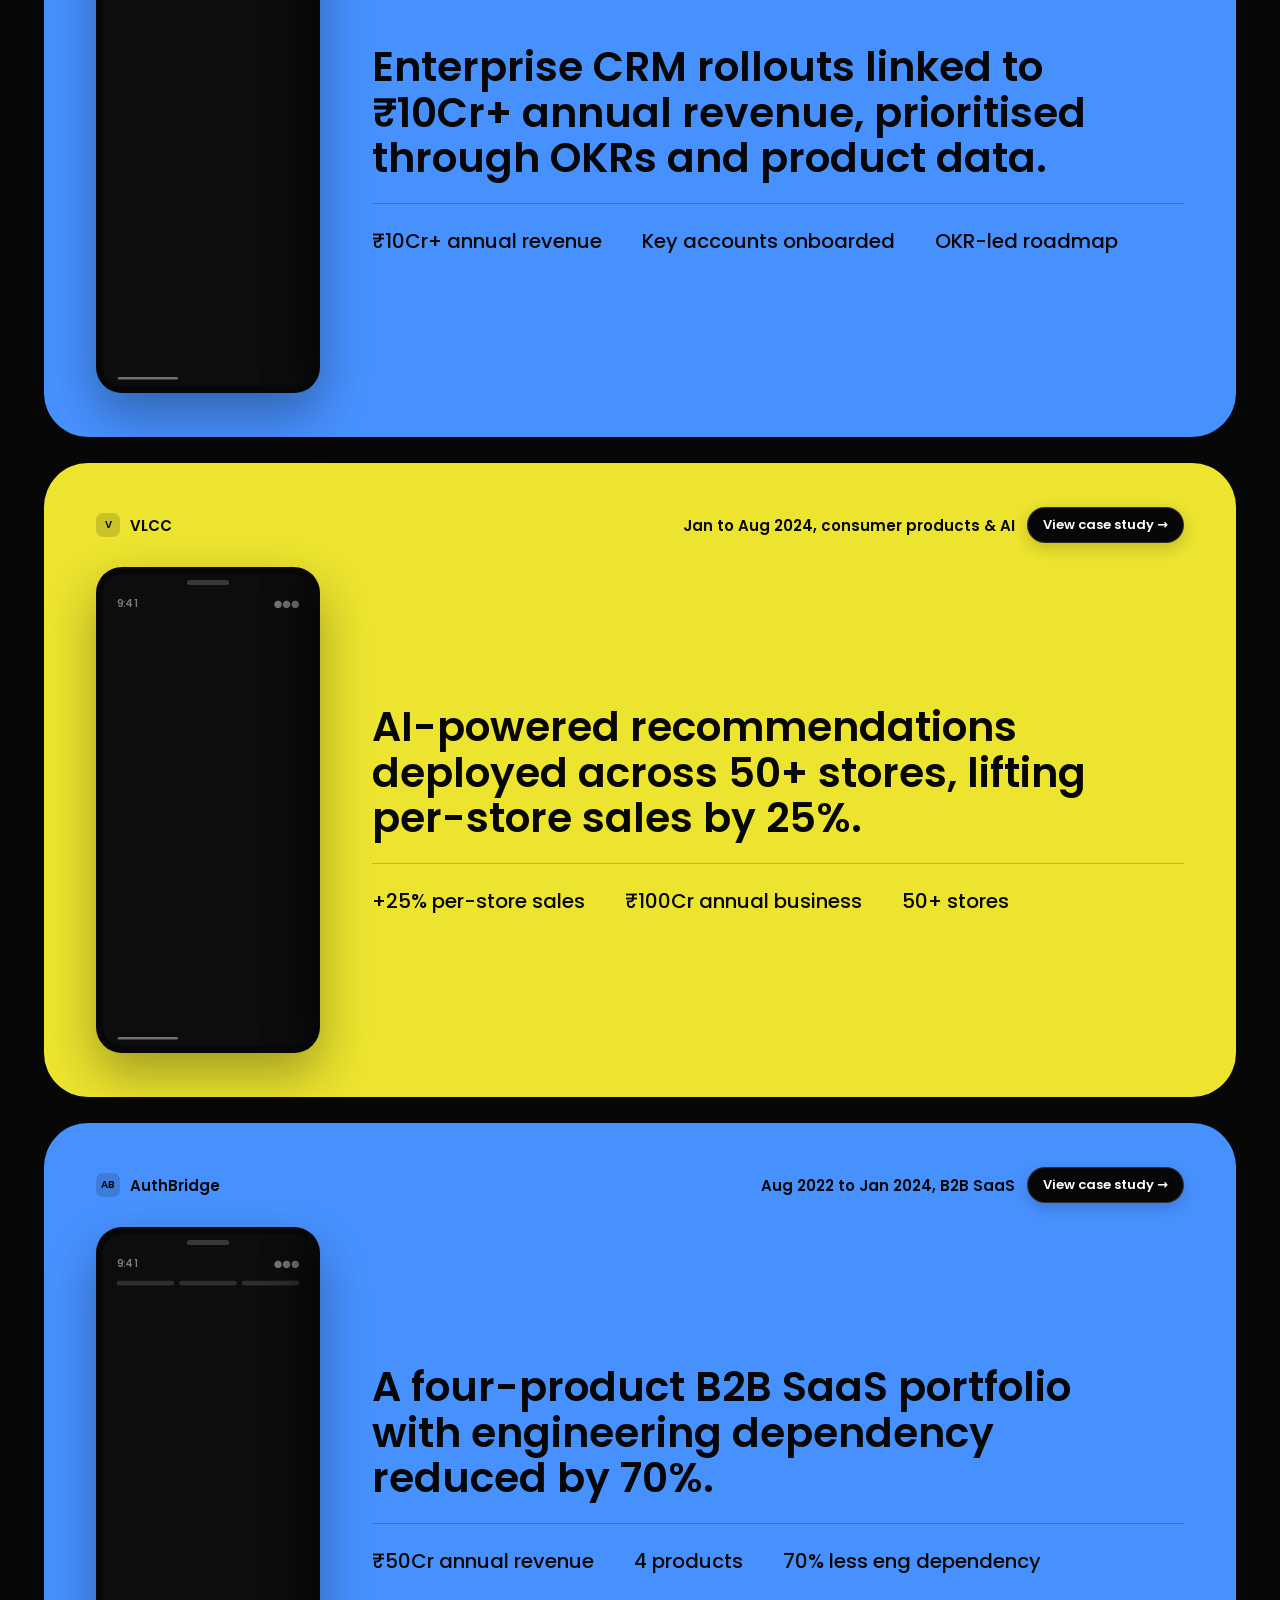
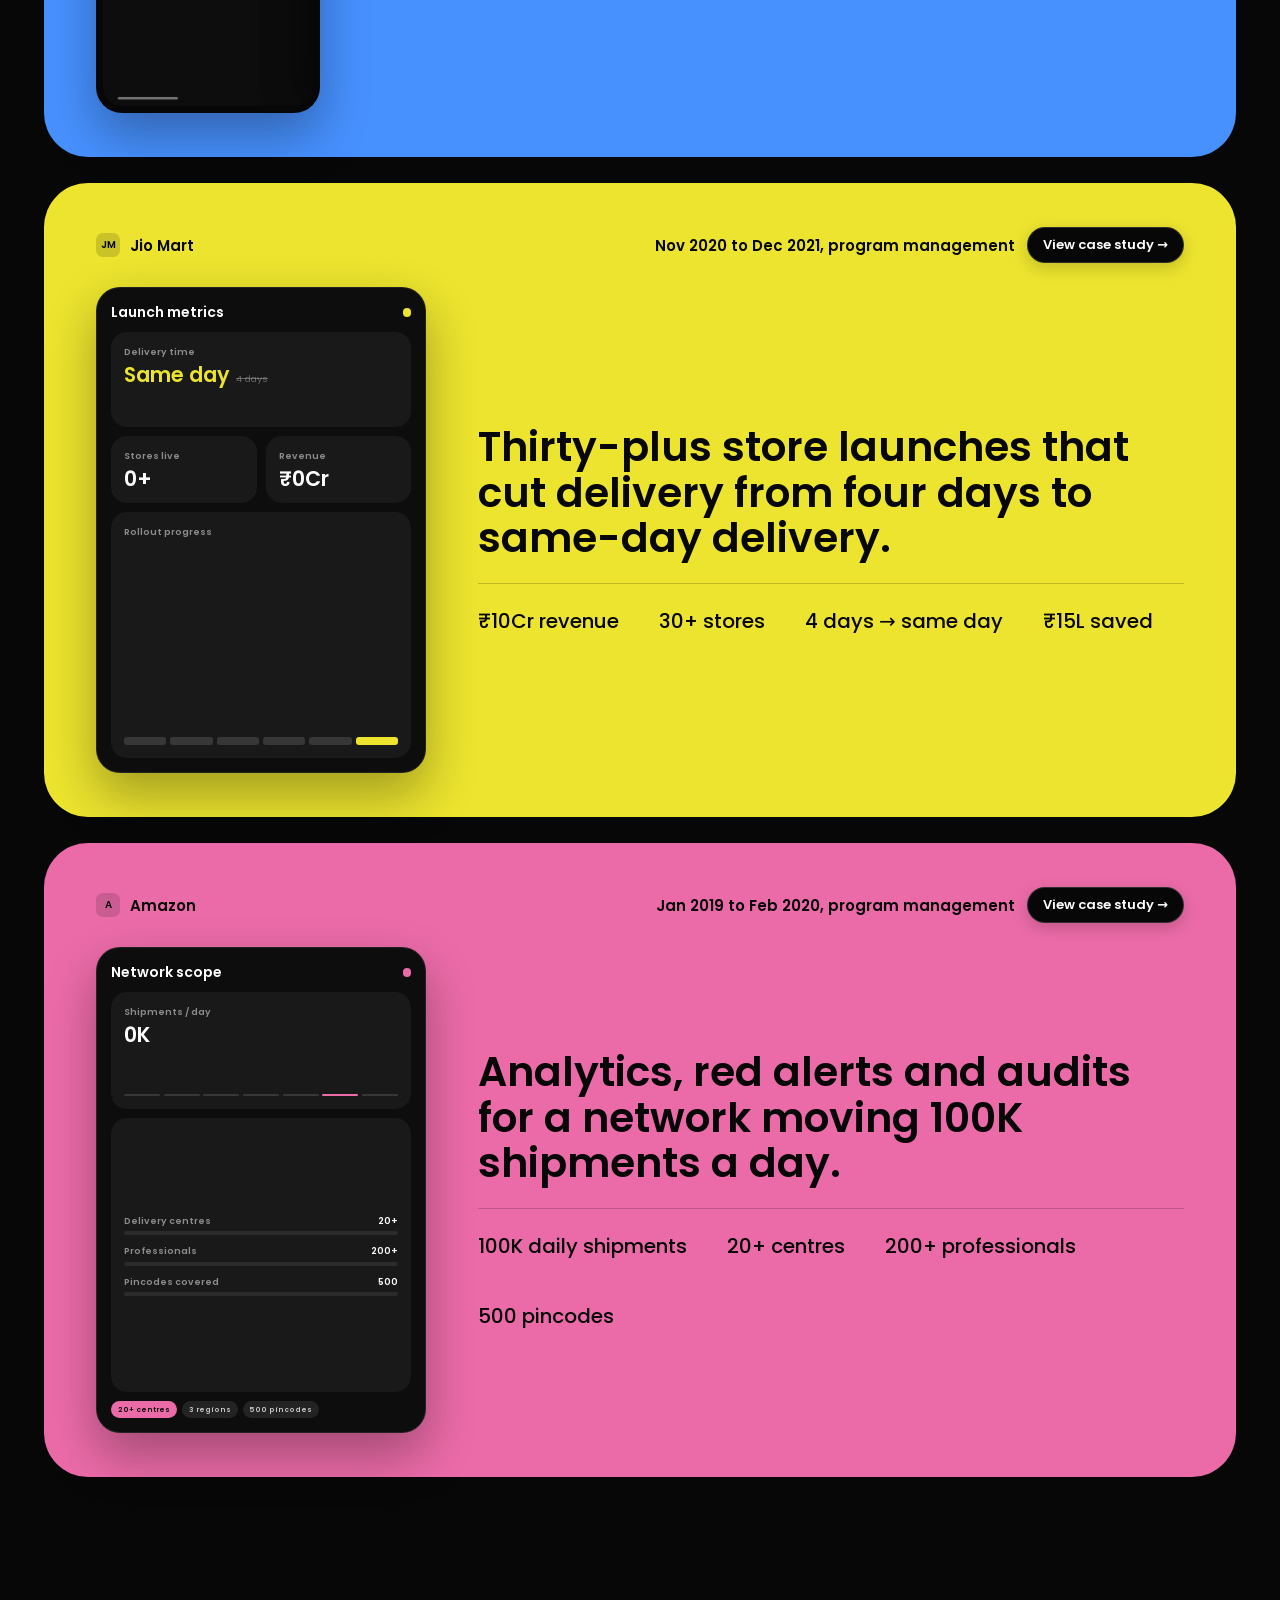
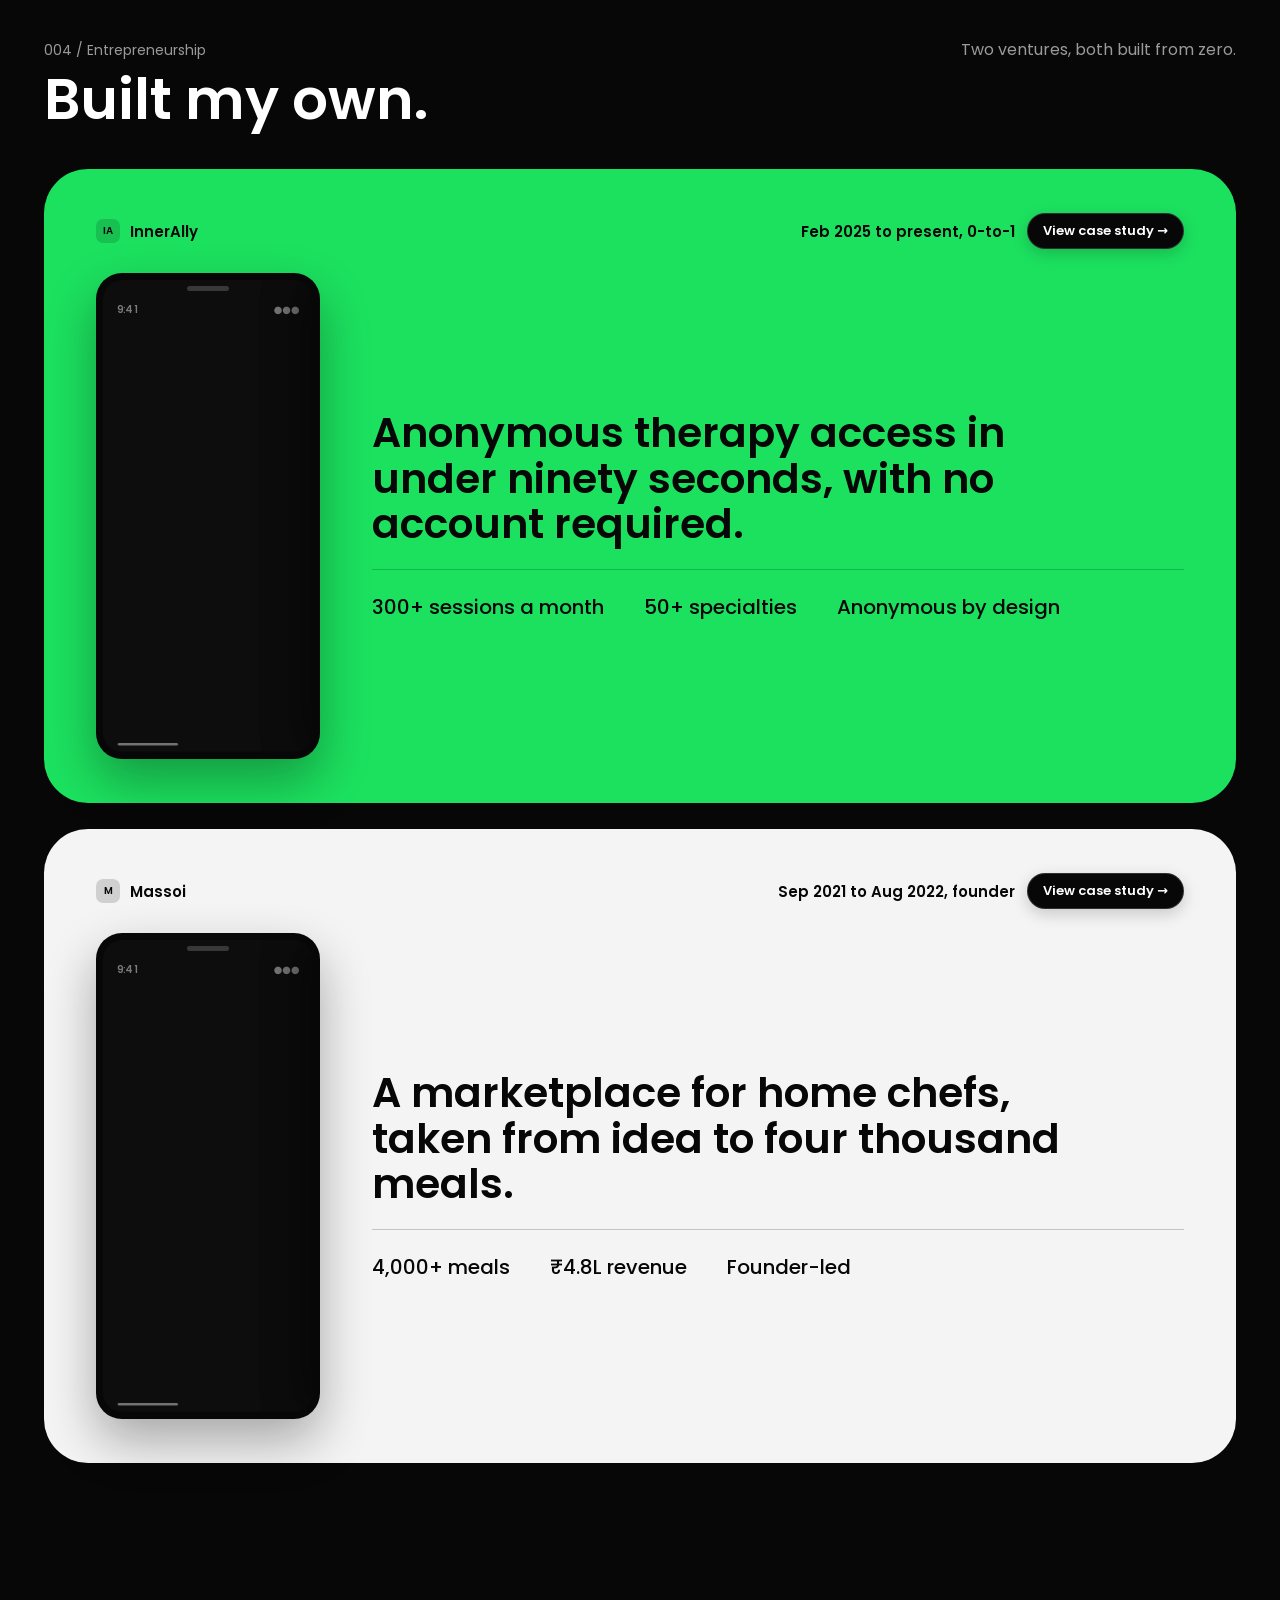
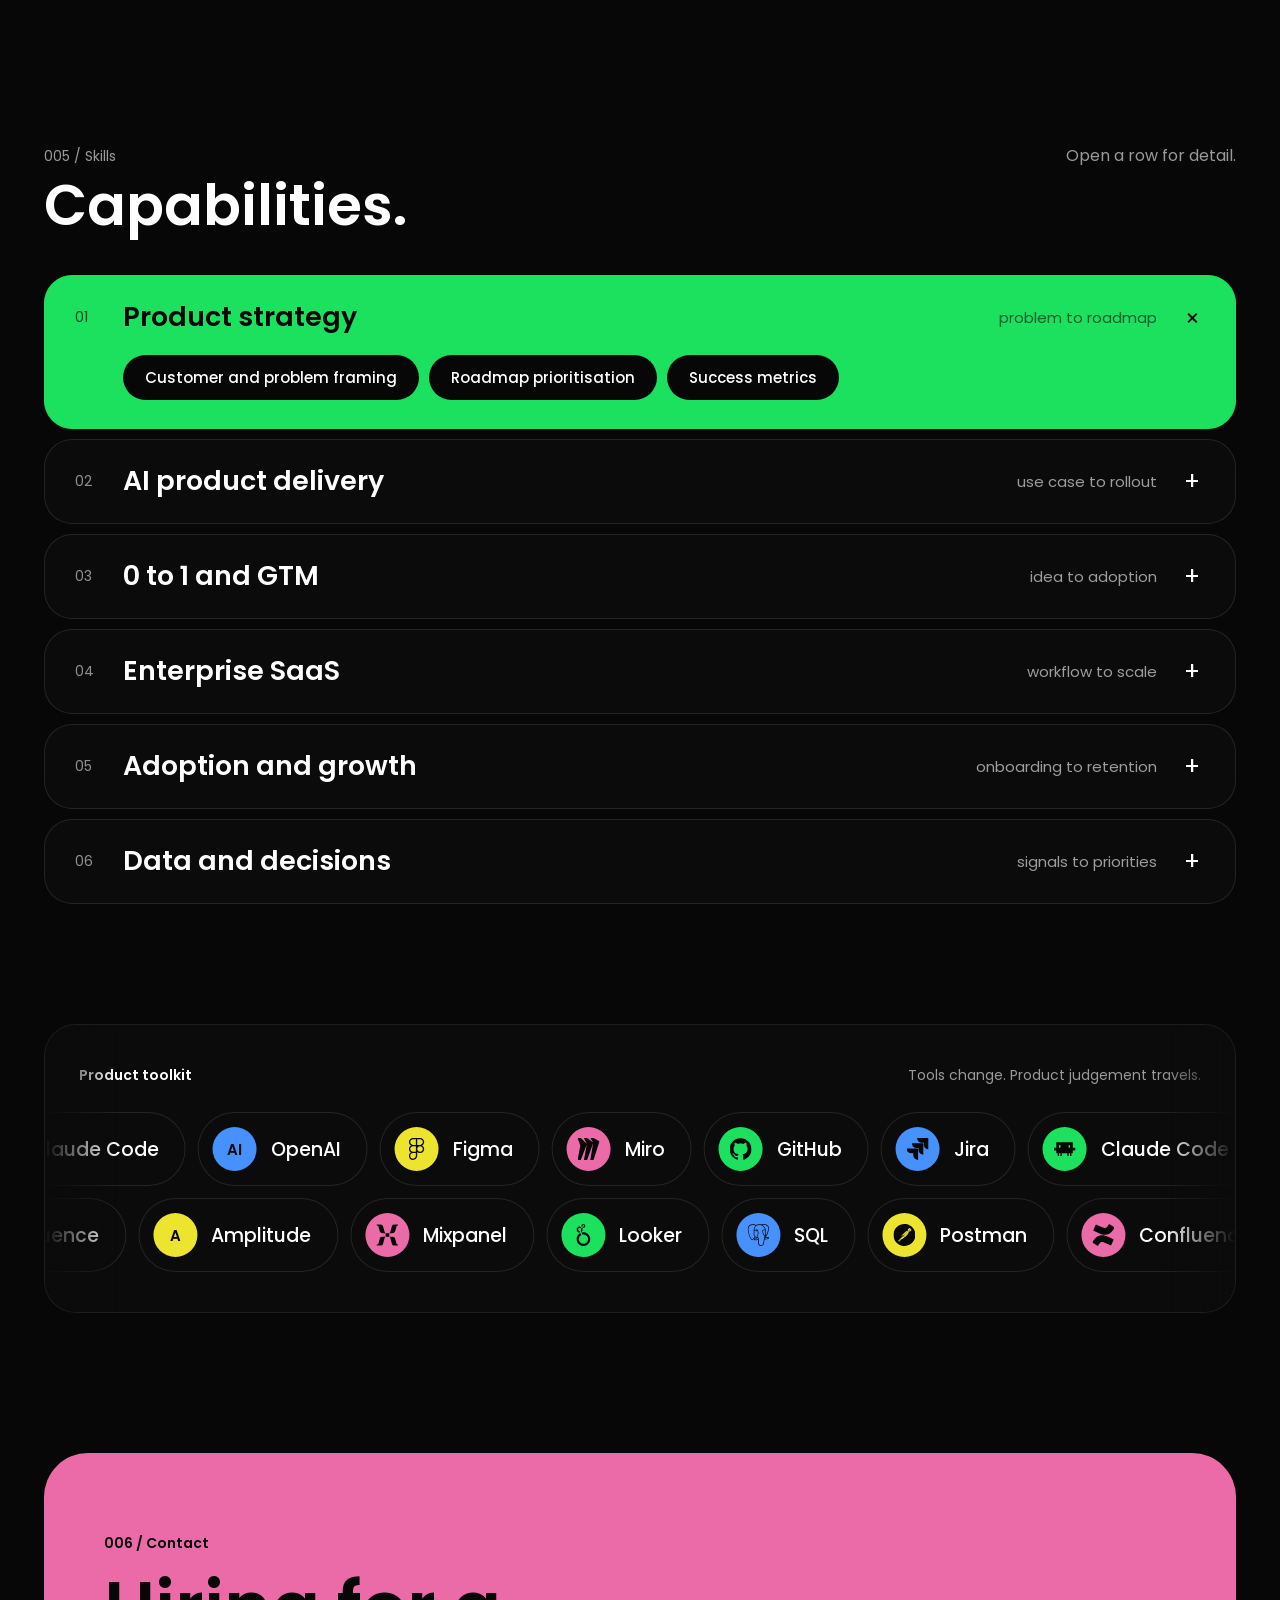
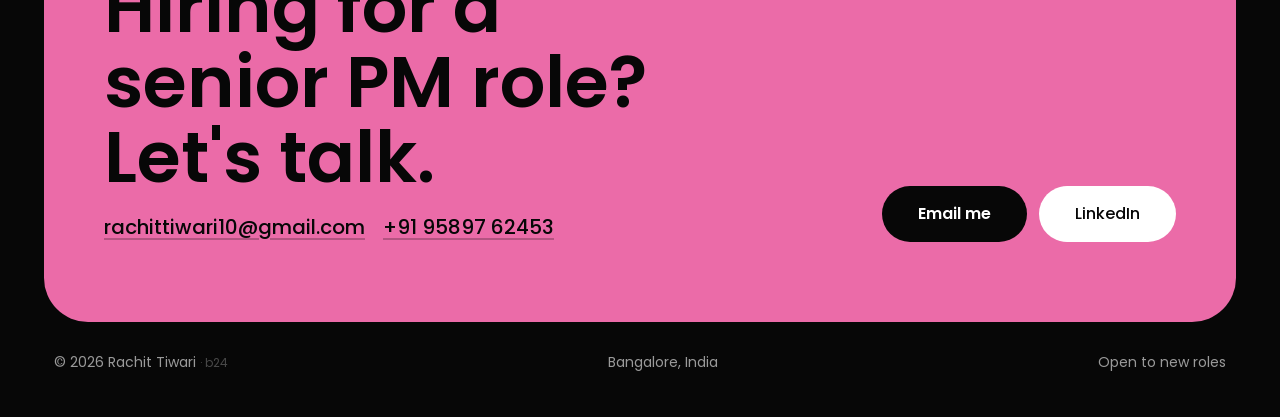
<file: preview-audit/index.html>
<!DOCTYPE html>
<html lang="en">
<head>
<meta charset="utf-8">
<meta name="viewport" content="width=device-width, initial-scale=1">
<title>Rachit Tiwari — Senior Product Manager | AI, SaaS &amp; 0-to-1</title>
<meta name="description" content="Senior Product Manager with 7+ years building AI, enterprise SaaS and 0-to-1 products. +25% per-store sales, ₹50Cr annual SaaS revenue and 300+ monthly sessions.">
<link rel="canonical" href="https://rachittiwari.com/">
<meta name="theme-color" content="#070707">
<meta name="darkreader-lock">
<script>
/* Keep the authored palette intact when a mobile dark-theme extension injects
   a fallback/filter stylesheet before it notices the opt-out above. */
(function () {
  var selector = 'style.darkreader, link.darkreader';
  function cleanInjectedTheme() {
    document.querySelectorAll(selector).forEach(function (el) { el.remove(); });
    var root = document.documentElement;
    root.removeAttribute('data-darkreader-mode');
    root.removeAttribute('data-darkreader-scheme');
    root.style.setProperty('filter', 'none', 'important');
    root.style.setProperty('-webkit-filter', 'none', 'important');
    if (document.body) {
      document.body.style.setProperty('filter', 'none', 'important');
      document.body.style.setProperty('-webkit-filter', 'none', 'important');
    }
  }
  cleanInjectedTheme();
  var themeObserver = new MutationObserver(cleanInjectedTheme);
  themeObserver.observe(document.head, { childList: true });
  var attributeObserver = new MutationObserver(cleanInjectedTheme);
  attributeObserver.observe(document.documentElement, { attributes: true, attributeFilter: ['data-darkreader-mode', 'data-darkreader-scheme'] });
  document.addEventListener('DOMContentLoaded', cleanInjectedTheme, { once: true });
})();
</script>
<meta property="og:title" content="Rachit Tiwari — Senior Product Manager">
<meta property="og:description" content="AI, enterprise SaaS and 0-to-1 products with measurable outcomes: +25% sales, ₹50Cr annual SaaS revenue and 300+ monthly sessions.">
<meta property="og:url" content="https://rachittiwari.com/">
<meta property="og:type" content="website">
<meta property="og:image" content="https://rachittiwari.com/og-portfolio.png">
<meta property="og:image:width" content="1200">
<meta property="og:image:height" content="630">
<meta property="og:image:alt" content="Rachit Tiwari — Senior Product Manager building AI, SaaS and 0-to-1 products">
<meta name="twitter:card" content="summary_large_image">
<meta name="twitter:title" content="Rachit Tiwari — Senior Product Manager">
<meta name="twitter:description" content="AI, enterprise SaaS and 0-to-1 products with measurable outcomes.">
<meta name="twitter:image" content="https://rachittiwari.com/og-portfolio.png">
<script type="application/ld+json">{"@context":"https://schema.org","@type":"Person","name":"Rachit Tiwari","url":"https://rachittiwari.com/","jobTitle":"Senior Product Manager","email":"mailto:rachittiwari10@gmail.com","sameAs":["https://www.linkedin.com/in/namesrachit/"],"knowsAbout":["AI product management","B2B SaaS","CRM","0-to-1 products","go-to-market strategy"]}</script>
<link rel="icon" type="image/svg+xml" href="data:image/svg+xml,<svg xmlns='http://www.w3.org/2000/svg' viewBox='0 0 24 24'><g transform='rotate(45 12 12)'><rect x='3.6' y='3.6' width='16.8' height='16.8' rx='5.4' fill='%23EB6BA8'/></g><ellipse cx='9.1' cy='12' rx='1.35' ry='2.6' fill='%23fff'/><ellipse cx='14.9' cy='12' rx='1.35' ry='2.6' fill='%23fff'/></svg>">
<link rel="icon" type="image/png" href="favicon.png?v=2">
<link rel="apple-touch-icon" href="apple-touch-icon.png?v=2">
<link rel="preconnect" href="https://fonts.googleapis.com">
<link rel="preconnect" href="https://fonts.gstatic.com" crossorigin>
<link href="https://fonts.googleapis.com/css2?family=Poppins:wght@400;500;600&display=swap" rel="stylesheet">
<style>
  html { scroll-behavior: smooth; }
  body { margin: 0; background: #070707; color: #fff; font-family: 'Poppins', system-ui, sans-serif; -webkit-font-smoothing: antialiased; }
  a { color: #EB6BA8; text-decoration: none; }
  a:hover { color: #fff; }
  #case-index, #work, #ventures, #numbers, #caps, #talk { scroll-margin-top: 90px; }
  @keyframes om-word { from { opacity: 0; transform: translateY(90%); } to { opacity: 1; transform: none; } }
  @keyframes om-rise { from { opacity: 0; transform: translateY(28px); } to { opacity: 1; transform: none; } }
  @keyframes om-bob { 0%,100% { transform: translateY(0); } 50% { transform: translateY(6px); } }
  @keyframes om-pulse { 0%,100% { opacity:.4; } 50% { opacity:1; } }
  @keyframes om-dash { to { stroke-dashoffset: 0; } }
  .om-w { display: inline-block; animation: om-word .8s cubic-bezier(.16,1,.3,1) both; }
  .om-load-1 { animation: om-rise .7s .05s cubic-bezier(.16,1,.3,1) both; }
  .om-load-3 { animation: om-rise .7s .6s cubic-bezier(.16,1,.3,1) both; }
  .om-load-4 { animation: om-rise .7s .75s cubic-bezier(.16,1,.3,1) both; }
  .hv-nav.on { background: #EB6BA8 !important; color: #070707 !important; }
  .hv-nav:hover { background: #212121 !important; }
  .hv-invert:hover { filter: brightness(.88); }
  .hv-tool:hover { background: #141414 !important; border-color: rgba(255,255,255,.28) !important; }
  .hv-bright:hover { filter: brightness(1.08); }
  .hv-ghost:hover { background: rgba(255,255,255,.1) !important; }
  .hv-card-yellow:hover { background: #141414 !important; border-color: #ECE42E !important; }
  .hv-card-green:hover { background: #141414 !important; border-color: #1CE15F !important; }
  .hv-wide:hover { background: #141414 !important; }
  .hv-glow:hover { filter: brightness(1.35); }
  .hv-dim:hover { filter: brightness(.9); }

  /* ---- hobby-projects disclosure (three-line minimiser) ----
     Tees lives under one hamburger, per the owner — the bar's
     hierarchy is now quiet text links → one three-line disclosure → one
     white CTA. <details>/<summary> so it opens without JS; a small script
     adds click-outside + Escape closing. New hobby projects = one more
     .more-item row. */
  .more { position: relative; }
  .more summary { list-style: none; }
  .more summary::-webkit-details-marker { display: none; }
  .more-btn { display: flex; align-items: center; padding: 12px 14px; border-radius: 999px; cursor: pointer; transition: background .2s ease; }
  .more-btn:hover { background: #212121; }
  .more[open] .more-btn { background: #212121; }
  .more-btn svg { display: block; width: 20px; height: 20px; fill: #fff; }
  /* idle: the three lines re-type once per 4s (site tempo), staggered like the
     tee bar; open: they morph into an ✕ with the signature easing */
  @keyframes more-line {
    0%, 78% { transform: scaleX(1); }
    84%     { transform: scaleX(.3); }
    90%     { transform: scaleX(1.06); }
    94%, 100% { transform: scaleX(1); }
  }
  .more-btn .ml {
    transform-box: fill-box; transform-origin: center;
    transition: transform .22s cubic-bezier(.16,1,.3,1), opacity .18s ease;
    animation: more-line 4s cubic-bezier(.16,1,.3,1) infinite;
  }
  .more-btn .ml2 { animation-delay: .12s; }
  .more-btn .ml3 { animation-delay: .24s; }
  .more-btn:hover .ml { animation-play-state: paused; }
  .more[open] .ml { animation: none; }
  .more[open] .ml1 { transform: translateY(4.5px) rotate(45deg); }
  .more[open] .ml2 { transform: scaleX(.2); opacity: 0; }
  .more[open] .ml3 { transform: translateY(-4.5px) rotate(-45deg); }
  /* the tee bar re-types the moment the menu opens (its idle loop is blank
     40% of the time — an open shouldn't land in the gap) */
  @keyframes tee-print-open {
    0%        { transform: scaleX(0);    opacity: 0; }
    7%        { transform: scaleX(1.07); opacity: 1; }
    12%, 88%  { transform: scaleX(1);    opacity: 1; }
    96%, 100% { transform: scaleX(0);    opacity: 0; }
  }
  .more[open] .tee-link .tee-line { animation-name: tee-print-open; }
  @media (prefers-reduced-motion: reduce) {
    .more-btn .ml { animation: none !important; transition: none; }
  }
  .more-menu { position: absolute; top: calc(100% + 10px); right: 0; min-width: 176px; background: #0B0B0B; border: 1px solid rgba(255,255,255,.09); border-radius: 18px; padding: 8px; box-shadow: 0 24px 60px rgba(0,0,0,.6); z-index: 80; animation: more-in .22s cubic-bezier(.16,1,.3,1) both; }
  @keyframes more-in { from { opacity: 0; transform: translateY(-6px); } to { opacity: 1; transform: none; } }
  .more-item { display: flex; align-items: center; gap: 11px; padding: 11px 14px; border-radius: 999px; font-size: 15px; font-weight: 500; color: #fff; transition: background .2s ease; }
  .more-item:hover { background: #141414; }
  .more-mobile-nav { display: none; }
  .more-menu__label { padding: 7px 14px 5px; color: #5c5c5c; font-size: 10px; font-weight: 600; letter-spacing: .11em; text-transform: uppercase; }
  .more-item__dot { width: 8px; height: 8px; flex: none; border-radius: 50%; background: #EB6BA8; }
  @media (max-width:820px) {
    #scroll { -webkit-overflow-scrolling: touch; touch-action: pan-y; }
    [data-card-shell] { position: relative !important; top: auto !important; }
    .more-menu { position: fixed; top: 66px; left: 20px; right: 20px; width: auto; }
    .more-mobile-nav { display: block; padding-bottom: 7px; margin-bottom: 7px; border-bottom: 1px solid rgba(255,255,255,.09); }
  }
  html.is-compact #scroll { -webkit-overflow-scrolling: touch; touch-action: pan-y; }
  html.is-compact [data-card-shell] { position: relative !important; top: auto !important; }
  html.is-compact .more-menu { position: fixed; top: 66px; left: 20px; right: 20px; width: auto; }
  html.is-compact .more-mobile-nav { display: block; padding-bottom: 7px; margin-bottom: 7px; border-bottom: 1px solid rgba(255,255,255,.09); }
  @media (max-width:820px) {
    .cap-head { display: grid !important; grid-template-columns: 26px minmax(0,1fr) 26px; column-gap: 14px !important; row-gap: 5px; }
    .cap-head [data-cap-n] { grid-column: 1; grid-row: 1; }
    .cap-head [data-cap-label] { grid-column: 2; grid-row: 1; }
    .cap-head [data-cap-plus] { grid-column: 3; grid-row: 1; }
    .cap-head [data-cap-aside] { display: block; grid-column: 2 / 4; grid-row: 2; font-size: 12px !important; }
  }
  html.is-compact .cap-head { display: grid !important; grid-template-columns: 26px minmax(0,1fr) 26px; column-gap: 14px !important; row-gap: 5px; }
  html.is-compact .cap-head [data-cap-n] { grid-column: 1; grid-row: 1; }
  html.is-compact .cap-head [data-cap-label] { grid-column: 2; grid-row: 1; }
  html.is-compact .cap-head [data-cap-plus] { grid-column: 3; grid-row: 1; }
  html.is-compact .cap-head [data-cap-aside] { display: block; grid-column: 2 / 4; grid-row: 2; font-size: 12px !important; }
  @media (prefers-reduced-motion: reduce) { .more-menu { animation: none; } }

  /* ---- Pokie Tees glyph (now a .more-item row) ----
     Single chest bar = the brand: one sentence, one tee. It types on once
     per 4s loop (the site's idle tempo) and freezes on hover. */
  @keyframes tee-print {
    0%, 40%   { transform: scaleX(0);    opacity: 0; }
    50%       { transform: scaleX(1.07); opacity: 1; }
    57%, 88%  { transform: scaleX(1);    opacity: 1; }
    96%, 100% { transform: scaleX(0);    opacity: 0; }
  }
  .tee-link svg { display: block; width: 20px; height: 20px; flex: none; }
  /* Solid fills, never hairline strokes — a hairline lands on fractional
     device pixels at this size and antialiases to grey. The body's own-colour
     round-join stroke exists only to round its corners. */
  .tee-link .tee-body {
    fill: #EB6BA8; stroke: #EB6BA8; stroke-width: 1.2;
    stroke-linejoin: round; stroke-linecap: round;
  }
  .tee-link .tee-line {
    fill: #fff;
    transform-box: fill-box;                   /* origin on the bar, not the viewport */
    transform-origin: left center;
    animation: tee-print 4s cubic-bezier(.16,1,.3,1) infinite;
  }
  .tee-link:hover .tee-line { animation-play-state: paused; }
  @media (prefers-reduced-motion: reduce) {
    .tee-link .tee-line { animation: none !important; transform: none; opacity: 1; }
  }

  /* ---- case-study overlay ----
     Clicking a #work or #ventures card opens its case study. Content lives in the CASES
     object in the end-of-body script; adding a study = one object + the
     card's data-case attribute. */
  .cs-pill { display:inline-flex; align-items:center; justify-content:center; min-height:34px; box-sizing:border-box; font-size:13px; font-weight:600; padding:7px 15px; border:1px solid rgba(255,255,255,.16); border-radius:999px; background:#070707; color:#fff; box-shadow:0 5px 16px rgba(7,7,7,.18); white-space:nowrap; transition:background .2s cubic-bezier(.16,1,.3,1), transform .2s cubic-bezier(.16,1,.3,1); }
  [data-case] { cursor: pointer; }
  [data-case]:hover .cs-pill { background:#212121; transform:translateX(2px); }
  [data-case]:active .cs-pill { transform:translateX(2px) scale(.98); }
  .case-back { position: fixed; inset: 0; z-index: 200; background: rgba(0,0,0,.66); display: none; align-items: flex-start; justify-content: center; overflow-y: auto; padding: clamp(16px, 5vh, 60px) clamp(12px, 3vw, 32px); }
  .case-back.on { display: flex; animation: case-fade .2s ease both; }
  @keyframes case-fade { from { opacity: 0; } to { opacity: 1; } }
  .case-card { width: min(780px, 100%); background: #0B0B0B; border: 1px solid rgba(255,255,255,.09); border-radius: 28px; padding: clamp(24px, 4vw, 44px); animation: case-rise .3s cubic-bezier(.16,1,.3,1) both; }
  .case-card:focus { outline: none; }
  @keyframes case-rise { from { opacity: 0; transform: translateY(16px); } to { opacity: 1; transform: none; } }
  .case-top { display: flex; align-items: flex-start; justify-content: space-between; gap: 14px; }
  .case-who { display: grid; grid-template-columns: 26px minmax(0,1fr); column-gap: 12px; row-gap: 2px; align-items: center; font-size: 15px; font-weight: 600; color: #fff; }
  .case-badge { grid-row: 1 / 3; width: 26px; height: 26px; border-radius: 8px; color: #070707; display: flex; align-items: center; justify-content: center; font-size: 10px; font-weight: 600; flex: none; }
  .case-sub { grid-column: 2; font-size: 13.5px; line-height: 1.45; color: #9A9A9A; font-weight: 400; }
  .case-x { width: 38px; height: 38px; flex: none; border-radius: 50%; border: 1px solid rgba(255,255,255,.14); background: transparent; color: #fff; font-size: 15px; display: grid; place-items: center; cursor: pointer; transition: background .2s ease; }
  .case-x:hover { background: #212121; }
  .case-h { margin: 26px 0 0; font-size: clamp(24px, 3.4vw, 34px); font-weight: 600; line-height: 1.16; color: #fff; }
  .case-body h4 { margin: 30px 0 10px; font-size: 13px; font-weight: 600; letter-spacing: .08em; text-transform: uppercase; color: #9A9A9A; }
  .case-body p { margin: 0; font-size: 15.5px; line-height: 1.7; color: #d6d6d6; }
  .case-chips { display: flex; flex-wrap: wrap; gap: 10px; margin-top: 30px; padding-top: 24px; border-top: 1px solid rgba(255,255,255,.09); }
  .case-chip { display: flex; align-items: center; gap: 8px; font-size: 13.5px; font-weight: 500; color: #fff; border: 1px solid rgba(255,255,255,.14); border-radius: 999px; padding: 8px 15px; }
  .case-chip .dot { width: 7px; height: 7px; border-radius: 50%; flex: none; }
  .case-actions { display:flex; align-items:center; gap:8px; flex:none; }
  .case-copy { min-height:38px; border:1px solid rgba(255,255,255,.14); border-radius:999px; padding:0 14px; background:transparent; color:#fff; font:500 12px/1 'Poppins',system-ui,sans-serif; cursor:pointer; transition:background .2s ease,border-color .2s ease; }
  .case-copy:hover { background:#212121; border-color:rgba(255,255,255,.22); }
  [data-case]:focus-visible, .case-index__item:focus-visible, .hero-current:focus-visible, .case-copy:focus-visible, .case-x:focus-visible { outline:2px solid #fff; outline-offset:4px; }
  @media (max-width:520px) {
    .case-actions { align-items:flex-end; flex-direction:column-reverse; }
    .case-copy { min-height:34px; padding:0 11px; font-size:11px; }
  }
  @media (prefers-reduced-motion: reduce) { .case-back.on, .case-card { animation: none; } }

  /* ---- hero: physics keyword pile ---- */
  .hero { position:relative; height:100vh; min-height:760px; overflow:hidden; background:#070707; margin-top:-78px }
  .hero__inner { position:relative; box-sizing:border-box; height:100%; display:flex; align-items:center; justify-content:center; padding:40px 44px 120px; max-width:1440px; margin:0 auto }
  .hero__plane { z-index:2; width:100%; max-width:1240px; display:flex }
  .hero__content { width:100%; padding:0 16px; display:flex; flex-direction:column; align-items:flex-start; gap:26px }
  .hero__pills { position:absolute; inset:0; z-index:3; pointer-events:none; overflow:hidden }
  .pill { position:absolute; top:0; left:0; font-size:16px; font-weight:600; padding:12px 24px; border-radius:999px; white-space:nowrap; visibility:hidden; will-change:transform; color:#070707 }
  .hero__h1 { margin:0; max-width:1000px; font-size:clamp(38px,5.4vw,84px); font-weight:600; line-height:1.03; letter-spacing:-2.5px; color:#fff }
  .hero__sub { margin:0; font-size:clamp(16px,1.4vw,20px); font-weight:400; color:#9A9A9A; max-width:600px; text-wrap:pretty }
  .hero-current { display:inline-flex; align-items:center; gap:9px; color:#fff; border:1px solid rgba(255,255,255,.14); background:#0B0B0B; border-radius:999px; padding:10px 16px; font-size:14px; font-weight:500; transition:background .2s ease,border-color .2s ease }
  .hero-current::before { content:''; width:8px; height:8px; border-radius:50%; background:#1CE15F; flex:none }
  .hero-current:hover { color:#fff; background:#141414; border-color:rgba(255,255,255,.24) }
  .hero__ctas { display:flex; gap:12px; margin-top:6px }
  .glow-ring { position:relative; display:inline-flex; padding:2px; border-radius:999px; overflow:hidden; isolation:isolate; background:rgba(255,255,255,.10); box-shadow:0 0 34px rgba(226,232,240,.22) }
  .glow-ring::before { content:''; position:absolute; inset:-80%; background:conic-gradient(from 0turn,rgba(226,232,240,0) 0turn,rgba(255,255,255,.9) .08turn,rgba(203,213,225,.5) .16turn,rgba(226,232,240,0) .3turn,rgba(226,232,240,0) 1turn); animation:ring 3.8s linear infinite }
  .glow-ring::after { content:''; position:absolute; inset:-80%; background:conic-gradient(from 0turn,rgba(226,232,240,0) 0turn,rgba(255,255,255,.75) .09turn,rgba(226,232,240,0) .34turn,rgba(226,232,240,0) 1turn); filter:blur(7px); animation:ring 3.8s linear infinite }
  .glow-ring--ghost { background:rgba(255,255,255,.08); box-shadow:0 0 26px rgba(226,232,240,.14) }
  .glow-ring--ghost::before, .glow-ring--ghost::after { animation-duration:5s }
  @keyframes ring { to { transform:rotate(1turn) } }
  .btn { position:relative; z-index:1; border-radius:999px; font-size:17px; font-weight:600; display:inline-flex; align-items:center; justify-content:center; min-height:44px }
  .btn--primary { background:#EB6BA8; color:#070707; padding:17px 34px; transition:filter .2s }
  .btn--primary:hover { filter:brightness(1.08); color:#070707 }
  .btn--ghost { background:#070707; color:#fff; border:1px solid rgba(255,255,255,.16); padding:16px 33px; transition:background .2s }
  .btn--ghost:hover { background:#141414; color:#fff }
  @media (max-width:820px) {
    /* top-aligned compact hero sized to the visible viewport, pills on screen */
    .hero { height:auto; min-height:100vh; min-height:100dvh }
    .hero__inner { height:auto; min-height:100vh; min-height:100dvh; align-items:flex-start; padding:96px 16px 120px }
    .hero__content { gap:16px }
    .hero__sub { font-size:15.5px }
    .btn--primary { padding:13px 26px }
    .btn--ghost { padding:12px 25px }
    .hero__pills { z-index:1 }
    .pill { font-size:12.5px; padding:8px 15px }
    .hero__content { padding:0 }
    .hero__ctas { flex-direction:column; width:100% }
    .glow-ring { width:auto; align-self:flex-start }
    .btn { width:auto; text-align:center; font-size:15px; min-height:0 }
    .btn--primary { padding:13px 24px }
    .btn--ghost { padding:12px 23px }
    .hero__h1 { font-size:38px; letter-spacing:-1px }
  }
  /* desktop-site-mode on a phone: same mobile rules, keyed off the class */
  html.is-compact .hero { height:auto; min-height:100vh; min-height:100dvh }
  html.is-compact .hero__inner { height:auto; min-height:100vh; min-height:100dvh; align-items:flex-start; padding:96px 16px 120px }
  html.is-compact .hero__content { gap:16px }
  html.is-compact .hero__sub { font-size:15.5px }
  html.is-compact .btn--primary { padding:13px 26px }
  html.is-compact .btn--ghost { padding:12px 25px }
  html.is-compact .hero__pills { z-index:1 }
  html.is-compact .pill { font-size:12.5px; padding:8px 15px }
  html.is-compact .hero__content { padding:0 }
  html.is-compact .hero__ctas { flex-direction:column; width:100% }
  html.is-compact .glow-ring { width:auto; align-self:flex-start }
  html.is-compact .btn { width:auto; text-align:center; font-size:15px; min-height:0 }
  html.is-compact .btn--primary { padding:13px 24px }
  html.is-compact .btn--ghost { padding:12px 23px }
  html.is-compact .hero__h1 { font-size:38px; letter-spacing:-1px }

  @media (prefers-reduced-motion:reduce) {
    .glow-ring::before, .glow-ring::after { animation:none }
  }

  /* ---- quick case index ---- */
  .case-index { padding:0 0 110px }
  .case-index__head { display:flex; align-items:flex-end; justify-content:space-between; gap:24px; margin-bottom:22px }
  .case-index__grid { display:grid; grid-template-columns:repeat(2,minmax(0,1fr)); gap:10px }
  .case-index__item { display:grid; grid-template-columns:minmax(110px,.7fr) minmax(0,1.6fr) auto; align-items:center; gap:18px; min-height:72px; box-sizing:border-box; padding:16px 20px; color:#fff; background:#0B0B0B; border:1px solid rgba(255,255,255,.09); border-radius:18px; transition:background .2s cubic-bezier(.16,1,.3,1),border-color .2s ease,transform .2s cubic-bezier(.16,1,.3,1) }
  .case-index__item:hover { color:#fff; background:#141414; border-color:rgba(255,255,255,.18); transform:translateY(-2px) }
  .case-index__item:first-child { grid-column:1 / -1 }
  .case-index__name { display:flex; align-items:center; gap:9px; font-size:14px; font-weight:600 }
  .case-index__name::before { content:''; width:7px; height:7px; border-radius:50%; background:#EB6BA8; flex:none }
  .case-index__result { min-width:0; color:#d6d6d6; font-size:14px; line-height:1.45 }
  .case-index__arrow { color:#9A9A9A; font-size:18px }
  .contact-details { display:flex; align-items:center; gap:10px 18px; flex-wrap:wrap }
  .contact-details a { color:#070707; font-size:20px; font-weight:500; text-decoration:underline; text-decoration-color:rgba(7,7,7,.24); text-underline-offset:4px }
  .contact-details a:hover { color:#070707; text-decoration-color:#070707 }
  @media (max-width:820px) {
    .hero-current { font-size:12.5px; line-height:1.35; padding:9px 13px; border-radius:16px }
    .case-index { padding:0 0 70px }
    .case-index__head { align-items:flex-start; flex-direction:column; gap:8px }
    .case-index__grid { grid-template-columns:1fr }
    .case-index__item:first-child { grid-column:auto }
    .case-index__item { grid-template-columns:1fr auto; gap:4px 14px; padding:15px 16px; border-radius:16px }
    .case-index__result { grid-column:1; font-size:13px }
    .case-index__arrow { grid-column:2; grid-row:1 / 3 }
    .contact-details { flex-direction:column; align-items:flex-start; gap:8px }
    .contact-details a { font-size:16px }
  }


  /* ---- app flow screens ---- */
  [data-flow]::before{content:'';position:absolute;left:12px;bottom:5px;z-index:12;width:calc((100% - 24px)/3);height:2px;border-radius:99px;background:rgba(255,255,255,.42);transition:width .55s cubic-bezier(.16,1,.3,1);pointer-events:none}
  [data-flow].fs-push::before{width:calc((100% - 24px)*.66)}
  [data-flow].fs-push2::before{width:calc(100% - 24px)}
  [data-fscreen]{position:absolute;inset:0;display:flex;flex-direction:column;gap:7px;padding:19px 11px 11px;background:#0D0D0D;box-shadow:-12px 0 30px rgba(0,0,0,.28);will-change:transform,opacity;transition:transform .52s cubic-bezier(.16,1,.3,1),opacity .52s cubic-bezier(.16,1,.3,1)}
  [data-fscreen="2"],[data-fscreen="3"]{transform:translateX(100%)}
  [data-flow].fs-push [data-fscreen="1"]{transform:translateX(-20%) scale(.98);opacity:.24}
  [data-flow].fs-push [data-fscreen="2"]{transform:none}
  [data-flow].fs-push2 [data-fscreen="2"]{transform:translateX(-20%) scale(.98);opacity:.24}
  [data-flow].fs-push2 [data-fscreen="3"]{transform:none}
  [data-fstep]{opacity:0;transform:translateY(9px);filter:blur(1.5px);transition:opacity .38s cubic-bezier(.16,1,.3,1),transform .46s cubic-bezier(.16,1,.3,1),filter .38s ease,width .7s cubic-bezier(.16,1,.3,1),left 1.25s cubic-bezier(.16,1,.3,1),background .35s,color .35s}
  [data-fstep].fs-in{opacity:1;transform:none;filter:none}
  [data-fstep] [data-fstep]{opacity:1;transform:none;filter:none}
  [data-tap].fs-press{animation:fs-press .58s cubic-bezier(.16,1,.3,1)}
  [data-fripple]{z-index:20;box-shadow:0 0 0 1px rgba(255,255,255,.82),0 4px 14px rgba(0,0,0,.42)}
  [data-fripple].fs-tapping{animation:fs-tap .72s cubic-bezier(.16,1,.3,1)}
  @keyframes fs-press{0%,100%{transform:scale(1)}42%{transform:scale(.95);filter:brightness(1.12)}}
  @keyframes fs-tap{0%{transform:scale(.2);opacity:0}20%{transform:scale(.46);opacity:.95}48%{transform:scale(.34);opacity:1}100%{transform:scale(2.15);opacity:0}}
  @keyframes fs-scan{0%{top:14%}100%{top:80%}}
  @keyframes fs-pulse{0%{transform:scale(.62);opacity:.75}100%{transform:scale(1.5);opacity:0}}
  @keyframes fs-wave{0%,100%{transform:scaleY(.35)}50%{transform:scaleY(1)}}
  [data-flow] [data-fscan]{animation:none}
  [data-flow].fs-live [data-fscan]{animation:fs-scan 2.1s cubic-bezier(.16,1,.3,1) infinite alternate}
  [data-flow].fs-live [data-fpulse]{animation:fs-pulse 1.8s ease-out infinite}
  [data-flow].fs-live [data-fwave]{animation:fs-wave .9s ease-in-out infinite}
  @media (prefers-reduced-motion:reduce){[data-flow]::before{width:calc(100% - 24px);transition:none}[data-fscreen],[data-fstep]{transition:none;filter:none}[data-tap].fs-press,[data-fripple].fs-tapping{animation:none}}
</style>
<noscript><style>#loader { display: none !important; }</style></noscript>
</head>
<body>

<div id="scroll" style="position:relative; background:#070707; overflow-x:clip">
  <div id="loader" data-mob="padding:28px 20px" style="position:fixed; inset:0; z-index:200; background:#070707; display:flex; flex-direction:column; justify-content:space-between; padding:44px; transition:transform .5s cubic-bezier(.76,0,.24,1)">
    <div style="display:flex; align-items:baseline; justify-content:space-between; gap:16px">
      <span style="font-size:20px; font-weight:600; color:#fff">rachit tiwari</span>
      <span data-mob="display:none" style="font-size:14px; color:#9A9A9A">senior product manager</span>
    </div>
    <div style="display:flex; align-items:flex-end; justify-content:space-between; gap:24px; flex-wrap:wrap">
      <div data-mob="font-size:56px" style="display:flex; align-items:baseline; gap:6px; color:#fff; font-size:clamp(64px,11vw,150px); font-weight:600; letter-spacing:-4px; line-height:.9">
        <span id="load-num">0</span><span style="color:#EB6BA8">%</span>
      </div>
      <span data-mob="font-size:14px" style="font-size:16px; color:#9A9A9A; padding-bottom:12px">AI and SaaS product work, loading</span>
    </div>
    <div style="height:4px; background:rgba(255,255,255,.12); border-radius:999px; overflow:hidden">
      <div id="load-bar" style="height:100%; width:0%; background:#1CE15F; border-radius:999px"></div>
    </div>
  </div>

  <div id="progress" style="position:fixed; top:0; left:0; right:0; height:3px; background:#EB6BA8; transform-origin:left center; transform:scaleX(0); z-index:60"></div>

  <div id="bar" style="position:sticky; top:0; z-index:50; transition:background .3s ease">
    <div data-mob="padding:14px 20px" style="max-width:1360px; margin:0 auto; display:flex; align-items:center; justify-content:space-between; gap:12px; padding:18px 44px">
      <div style="display:flex; align-items:baseline; gap:12px">
        <span style="font-size:20px; font-weight:600">rachit tiwari</span>
        <span data-mob="display:none" style="font-size:14px; color:#9A9A9A">senior product manager</span>
      </div>
      <div id="nav" style="display:flex; align-items:center; gap:4px">
        <a href="#work" data-nav="work" data-flip class="hv-nav" data-mob="display:none" style="font-size:16px; font-weight:500; padding:12px 18px; border-radius:999px; color:#fff; transition:background .2s ease, color .2s ease">Work</a>
        <a href="#ventures" data-nav="ventures" data-flip class="hv-nav" data-mob="display:none" style="font-size:16px; font-weight:500; padding:12px 18px; border-radius:999px; color:#fff; transition:background .2s ease, color .2s ease">Ventures</a>
        <a href="#numbers" data-nav="numbers" data-flip class="hv-nav" data-mob="display:none" style="font-size:16px; font-weight:500; padding:12px 18px; border-radius:999px; color:#fff; transition:background .2s ease, color .2s ease">Numbers</a>
        <a href="#caps" data-nav="caps" data-flip class="hv-nav" data-mob="display:none" style="font-size:16px; font-weight:500; padding:12px 18px; border-radius:999px; color:#fff; transition:background .2s ease, color .2s ease">Capabilities</a>
        <details class="more" id="moreMenu">
          <summary class="more-btn" aria-label="Menu" title="Menu">
            <svg viewBox="0 0 24 24" aria-hidden="true">
              <rect class="ml ml1" x="4" y="6.4" width="16" height="2.2" rx="1.1"></rect>
              <rect class="ml ml2" x="4" y="10.9" width="16" height="2.2" rx="1.1"></rect>
              <rect class="ml ml3" x="4" y="15.4" width="16" height="2.2" rx="1.1"></rect>
            </svg>
          </summary>
          <div class="more-menu">
            <nav class="more-mobile-nav" aria-label="Portfolio sections">
              <div class="more-menu__label">Portfolio</div>
              <a class="more-item" href="#work"><span class="more-item__dot"></span><span>Work</span></a>
              <a class="more-item" href="#ventures"><span class="more-item__dot"></span><span>Ventures</span></a>
              <a class="more-item" href="#numbers"><span class="more-item__dot"></span><span>Numbers</span></a>
              <a class="more-item" href="#caps"><span class="more-item__dot"></span><span>Capabilities</span></a>
            </nav>
            <div class="more-menu__label">Hobby project</div>
            <a class="more-item tee-link" href="/tees" aria-label="Pokie Tees — one sentence, one tee">
              <svg viewBox="0 0 24 24" aria-hidden="true">
                <path class="tee-body" d="M9.5 3.4 C9.5 5.5 14.5 5.5 14.5 3.4 L18 4.5 L21.6 8.6 L18.4 11.2 L17.3 10.2 L17.3 20.6 L6.7 20.6 L6.7 10.2 L5.6 11.2 L2.4 8.6 L6 4.5 Z"></path>
                <rect class="tee-line" x="8.7" y="12.4" width="6.6" height="2.4" rx="1.2"></rect>
              </svg>
              <span>Tees</span>
            </a>
          </div>
        </details>
        <a href="#talk" data-flip class="hv-invert" data-mob="padding:11px 20px; font-size:15px; margin-left:0" style="background:#fff; color:#070707; font-size:16px; font-weight:600; padding:12px 26px; border-radius:999px; margin-left:8px">Get in touch</a>
      </div>
    </div>
  </div>

  <section class="hero">
    <div class="hero__inner" id="hero">
      <div class="hero__plane" data-plx data-depth="22">
        <div class="hero__content">
          <div class="om-load-1" style="display:flex; gap:10px; align-items:center; flex-wrap:wrap">
            <span style="position:relative; background:#1CE15F; color:#070707; font-size:14px; font-weight:600; padding:9px 20px 9px 34px; border-radius:999px">
              <span style="position:absolute; left:18px; top:50%; margin-top:-4px; width:8px; height:8px; border-radius:50%; background:#070707; animation:om-pulse 2s ease-in-out infinite"></span>Open to senior PM roles
            </span>
            <span style="border:1px solid rgba(255,255,255,.22); color:#fff; font-size:14px; font-weight:500; padding:9px 20px; border-radius:999px">Bangalore, India</span>
          </div>

          <h1 class="hero__h1" style="overflow:hidden">
            <span class="om-w" style="animation-delay:.12s">I</span> <span class="om-w" style="animation-delay:.17s">build</span> <span class="om-w" style="animation-delay:.22s; color:#EB6BA8">AI</span> <span class="om-w" style="animation-delay:.27s; color:#EB6BA8">and</span> <span class="om-w" style="animation-delay:.32s; color:#EB6BA8">SaaS</span> <span class="om-w" style="animation-delay:.37s">products</span> <span class="om-w" style="animation-delay:.42s">that</span> <span class="om-w" style="animation-delay:.47s">ship.</span>
          </h1>

          <p class="hero__sub om-load-3">Senior Product Manager with 7+ years turning AI, enterprise SaaS and 0-to-1 bets into measurable outcomes.</p>

          <a href="#case=innerally" class="hero-current om-load-3">Currently building InnerAlly from 0-to-1 · 300+ sessions/month →</a>

          <div class="hero__ctas om-load-4">
            <span class="glow-ring"><a href="#case-index" id="cta-primary" class="btn btn--primary" data-track="selected_work_click">See selected work</a></span>
            <span class="glow-ring glow-ring--ghost"><a href="Rachit-Tiwari-Resume.pdf" download="Rachit-Tiwari-Resume.pdf" class="btn btn--ghost" data-track="resume_download">Download résumé</a></span>
          </div>
        </div>
      </div>
    </div>

    <div data-mob="display:none" style="position:absolute; left:50%; bottom:28px; transform:translateX(-50%); display:flex; flex-direction:column; align-items:center; gap:8px; font-size:12px; letter-spacing:2px; text-transform:uppercase; color:rgba(255,255,255,.7); animation:om-bob 2.6s ease-in-out infinite; z-index:4">
      <span>scroll</span><span style="font-size:16px">↓</span>
    </div>
  </section>

  <div data-mob="padding:0 20px" style="max-width:1360px; margin:0 auto; padding:0 44px">

    <div id="numbers" data-mob="padding:44px 0 0" style="padding:64px 0 0">
      <div data-reveal style="display:flex; flex-direction:column; gap:8px; margin-bottom:38px">
        <span style="font-size:14px; color:#9A9A9A">001 / Impact</span>
        <h2 style="margin:0; font-size:clamp(32px,4.4vw,60px); font-weight:600; line-height:1.1">The numbers.</h2>
      </div>
      <div data-mob="grid-template-columns:1fr; grid-auto-rows:auto; gap:14px" style="display:grid; grid-template-columns:repeat(12,1fr); grid-auto-rows:minmax(180px,auto); gap:18px">

        <div data-reveal data-mob="grid-column:auto; grid-row:auto; padding:26px 22px; border-radius:28px" style="grid-column:span 5; grid-row:span 2; background:#1CE15F; color:#070707; border-radius:32px; padding:34px; display:flex; flex-direction:column; gap:26px">
          <div style="display:flex; align-items:flex-start; justify-content:space-between; gap:16px">
            <div style="display:flex; flex-direction:column; gap:4px">
              <div style="font-size:26px; font-weight:600; line-height:1.15">CRM portfolio</div>
              <div style="font-size:16px; font-weight:500; opacity:.7">VLCC, ₹100Cr annual business</div>
            </div>
            <span aria-hidden="true" style="font-size:26px; line-height:1">✦</span>
          </div>
          <div data-count="100" data-prefix="₹" data-suffix="Cr" data-mob="font-size:64px" style="font-size:clamp(56px,6.4vw,100px); font-weight:600; line-height:.9; letter-spacing:-3px; white-space:nowrap">₹100Cr</div>
          <div style="display:flex; flex-direction:column; gap:10px; margin-top:auto">
            <div style="display:flex; align-items:center; justify-content:space-between; font-size:14px; font-weight:600; opacity:.75"><span>Loyalty</span><span>Offers</span><span>Skin analyzer</span></div>
            <div style="height:44px; background:#070707; border-radius:999px; display:flex; align-items:center; padding:0 8px; gap:8px">
              <span style="width:26px; height:26px; border-radius:50%; background:#1CE15F"></span>
              <span style="flex:1; height:6px; border-radius:999px; background:rgba(255,255,255,.16)"></span>
              <span style="width:26px; height:26px; border-radius:50%; background:#fff"></span>
              <span style="flex:1; height:6px; border-radius:999px; background:rgba(255,255,255,.16)"></span>
              <span style="width:26px; height:26px; border-radius:50%; background:#fff"></span>
            </div>
            <div style="font-size:15px; font-weight:500; opacity:.75; text-wrap:pretty">The in-house CRM improved sales tracking, inventory visibility and team productivity.</div>
          </div>
        </div>

        <div data-reveal data-mob="grid-column:auto; padding:24px 22px; border-radius:28px" style="grid-column:span 4; background:#4791FF; color:#070707; border-radius:32px; padding:30px; display:flex; flex-direction:column; justify-content:space-between; gap:18px">
          <div style="display:flex; align-items:flex-start; justify-content:space-between; gap:12px">
            <div style="font-size:22px; font-weight:600; line-height:1.2">Daily shipments<br><span style="font-size:15px; font-weight:500; opacity:.7">Amazon, three regions</span></div>
            <span aria-hidden="true" style="font-size:22px">✦</span>
          </div>
          <div style="display:flex; align-items:flex-end; justify-content:space-between; gap:14px">
            <div data-count="100" data-suffix="K" style="font-size:clamp(44px,4.6vw,66px); font-weight:600; line-height:1; letter-spacing:-2px; white-space:nowrap">100K</div>
            <svg data-spark viewBox="0 0 120 44" preserveAspectRatio="none" aria-hidden="true" style="width:100%; max-width:120px; min-width:0; height:44px; flex:1 1 60px">
              <polyline points="0,36 20,30 40,33 60,18 80,22 100,9 120,4" fill="none" stroke="#070707" stroke-width="3" stroke-linecap="round" stroke-linejoin="round"></polyline>
            </svg>
          </div>
        </div>

        <div data-reveal class="hv-card-yellow" data-mob="grid-column:auto; padding:24px 22px; border-radius:28px" style="grid-column:span 3; background:#0B0B0B; border:1px solid rgba(255,255,255,.1); border-radius:32px; padding:30px; display:flex; flex-direction:column; justify-content:space-between; gap:18px; transition:border-color .25s ease, background .25s ease">
          <div style="display:flex; align-items:center; gap:10px; font-size:14px; color:#9A9A9A">
            <span aria-hidden="true" style="width:8px; height:8px; border-radius:50%; background:#ECE42E"></span>AuthBridge
          </div>
          <div style="display:flex; flex-direction:column; gap:6px">
            <div data-count="50" data-prefix="₹" data-suffix="Cr" style="font-size:clamp(40px,4.2vw,60px); font-weight:600; line-height:1; letter-spacing:-2px; white-space:nowrap; color:#ECE42E">₹50Cr</div>
            <div style="font-size:18px; color:#fff; line-height:1.3">Annual revenue across four products</div>
            <div style="font-size:15px; color:#9A9A9A">Ergon · DKYC · Signdrive · OnboardX</div>
          </div>
        </div>

        <div data-reveal data-mob="grid-column:auto; padding:24px 22px; border-radius:28px" style="grid-column:span 4; background:#EB6BA8; color:#070707; border-radius:32px; padding:30px; display:flex; flex-direction:column; justify-content:space-between; gap:18px">
          <div style="display:flex; align-items:flex-start; justify-content:space-between; gap:12px">
            <div style="font-size:22px; font-weight:600; line-height:1.2">Per-store sales lift<br><span style="font-size:15px; font-weight:500; opacity:.7">AI skin analyzer, in store</span></div>
            <span aria-hidden="true" style="font-size:22px">✦</span>
          </div>
          <div style="display:flex; align-items:flex-end; gap:18px">
            <div data-count="25" data-prefix="+" data-suffix="%" style="font-size:clamp(48px,5vw,74px); font-weight:600; line-height:.95; letter-spacing:-2.5px; white-space:nowrap">+25%</div>
            <div style="flex:1; display:flex; align-items:flex-end; gap:6px; height:52px" aria-hidden="true">
              <span data-bar="34" style="flex:1; height:34%; background:rgba(7,7,7,.35); border-radius:6px"></span>
              <span data-bar="52" style="flex:1; height:52%; background:rgba(7,7,7,.45); border-radius:6px"></span>
              <span data-bar="46" style="flex:1; height:46%; background:rgba(7,7,7,.35); border-radius:6px"></span>
              <span data-bar="74" style="flex:1; height:74%; background:rgba(7,7,7,.6); border-radius:6px"></span>
              <span data-bar="100" style="flex:1; height:100%; background:#070707; border-radius:6px"></span>
            </div>
          </div>
        </div>

        <div data-reveal class="hv-card-green" data-mob="grid-column:auto; padding:24px 22px; border-radius:28px" style="grid-column:span 3; background:#0B0B0B; border:1px solid rgba(255,255,255,.1); border-radius:32px; padding:30px; display:flex; flex-direction:column; justify-content:space-between; gap:18px; transition:border-color .25s ease, background .25s ease">
          <div style="display:flex; align-items:center; gap:10px; font-size:14px; color:#9A9A9A">
            <span aria-hidden="true" style="width:8px; height:8px; border-radius:50%; background:#1CE15F"></span>InnerAlly
          </div>
          <div style="display:flex; flex-direction:column; gap:6px">
            <div data-count="300" data-suffix="+" style="font-size:clamp(40px,4.2vw,60px); font-weight:600; line-height:1; letter-spacing:-2px; white-space:nowrap; color:#1CE15F">300+</div>
            <div style="font-size:18px; color:#fff; line-height:1.3">Sessions per month</div>
            <div style="font-size:15px; color:#9A9A9A">Anonymous, with no account required</div>
          </div>
        </div>

        <div data-reveal class="hv-wide" data-mob="grid-column:auto; flex-direction:column; align-items:flex-start; gap:16px; padding:24px 22px; border-radius:28px" style="grid-column:span 12; background:#0B0B0B; border:1px solid rgba(255,255,255,.1); border-radius:999px; padding:22px 34px; display:flex; align-items:center; justify-content:space-between; gap:32px; min-height:0; transition:background .25s ease">
          <div style="display:flex; align-items:baseline; gap:20px; flex-wrap:wrap">
            <div data-count="4" data-suffix="K+" style="font-size:clamp(32px,3.4vw,48px); font-weight:600; line-height:1; letter-spacing:-1.5px; white-space:nowrap">4K+</div>
            <div style="font-size:17px; color:#fff">meals delivered at <span style="color:#9A9A9A">Massoi, the home-chef marketplace I founded</span></div>
          </div>
          <div style="display:flex; gap:10px; flex-wrap:wrap">
            <span style="border:1px solid rgba(255,255,255,.18); color:#9A9A9A; font-size:14px; padding:9px 20px; border-radius:999px">Founded 2021</span>
          </div>
        </div>
      </div>
    </div>

    <div data-mob="grid-template-columns:1fr; gap:14px; padding:80px 0 70px" style="padding:140px 0 120px; display:grid; grid-template-columns:200px 1fr; gap:40px">
      <div data-reveal style="font-size:14px; color:#9A9A9A; padding-top:16px">002 / How I work</div>
      <div data-reveal style="font-size:clamp(24px,3.3vw,46px); font-weight:500; line-height:1.22; max-width:940px; text-wrap:pretty">I turn ambiguous problems into roadmaps that <span style="color:#1CE15F">survive real users</span>, changing data and strong opinions. The goal is simple: a product the team can ship, measure and improve.</div>
    </div>

    <section class="case-index" id="case-index" aria-labelledby="case-index-title">
      <div class="case-index__head">
        <div>
          <span style="display:block; font-size:14px; color:#9A9A9A; margin-bottom:8px">Selected outcomes</span>
          <h2 id="case-index-title" style="margin:0; font-size:clamp(28px,3.4vw,46px); font-weight:600; line-height:1.1">Selected work, at a glance.</h2>
        </div>
        <span style="font-size:14px; color:#9A9A9A">Open any case, or keep scrolling for the product flows.</span>
      </div>
      <div class="case-index__grid">
        <a class="case-index__item" href="#case=innerally"><span class="case-index__name">InnerAlly · current</span><span class="case-index__result">0-to-1 health-tech · 300+ sessions/month</span><span class="case-index__arrow">→</span></a>
        <a class="case-index__item" href="#case=fieldassist"><span class="case-index__name">FieldAssist</span><span class="case-index__result">Enterprise SaaS · ₹10Cr+ annual revenue</span><span class="case-index__arrow">→</span></a>
        <a class="case-index__item" href="#case=vlcc"><span class="case-index__name">VLCC</span><span class="case-index__result">AI recommendations · +25% per-store sales</span><span class="case-index__arrow">→</span></a>
        <a class="case-index__item" href="#case=authbridge"><span class="case-index__name">AuthBridge</span><span class="case-index__result">B2B SaaS · 70% less engineering dependency</span><span class="case-index__arrow">→</span></a>
        <a class="case-index__item" href="#case=massoi"><span class="case-index__name">Massoi</span><span class="case-index__result">Founder · 4,000+ meals · ₹4.8L revenue</span><span class="case-index__arrow">→</span></a>
        <a class="case-index__item" href="#case=jiomart"><span class="case-index__name">Jio Mart</span><span class="case-index__result">30+ stores · four days → same-day delivery</span><span class="case-index__arrow">→</span></a>
        <a class="case-index__item" href="#case=amazon"><span class="case-index__name">Amazon</span><span class="case-index__result">100K shipments/day · 20+ centres</span><span class="case-index__arrow">→</span></a>
      </div>
    </section>

    <div id="work" style="padding:20px 0 0">
      <div data-mob="flex-direction:column; align-items:flex-start; gap:10px" style="display:flex; align-items:baseline; justify-content:space-between; margin-bottom:38px">
        <div data-reveal style="display:flex; flex-direction:column; gap:8px">
          <span style="font-size:14px; color:#9A9A9A">003 / Work</span>
          <h2 style="margin:0; font-size:clamp(32px,4.4vw,60px); font-weight:600; line-height:1.1">Where I&#8217;ve shipped.</h2>
        </div>
        <span data-reveal style="font-size:16px; color:#9A9A9A">Five teams, newest first.</span>
      </div>

      <div data-mob="padding-bottom:60px" style="display:flex; flex-direction:column; gap:26px; padding-bottom:120px">
        <div data-card-shell data-mob="top:66px" style="position:sticky; top:110px">
          <div data-stack data-case="fieldassist" data-mob="padding:20px 16px; border-radius:24px; min-height:0; gap:12px" style="background:#4791FF; color:#070707; border-radius:44px; padding:44px 52px; min-height:340px; display:flex; flex-direction:column; justify-content:space-between; gap:24px">
            <div data-mob="flex-direction:column; align-items:flex-start; gap:4px; font-size:13px" style="display:flex; justify-content:space-between; align-items:center; gap:16px; font-size:15px; font-weight:600"><span style="display:flex; align-items:center; gap:10px"><span style="width:24px; height:24px; border-radius:7px; background:rgba(7,7,7,.15); color:#070707; display:flex; align-items:center; justify-content:center; font-size:10px; font-weight:600; flex:none">FA</span>FieldAssist</span><span style="display:flex; align-items:center; gap:12px; flex-wrap:wrap"><span>Aug 2024 to Jan 2025, enterprise SaaS</span><span class="cs-pill">View case study →</span></span></div>
            <div data-mob="flex-direction:column-reverse; align-items:stretch; gap:16px" style="display:flex; align-items:center; gap:52px">
              <div data-mob="align-self:center" style="flex:none">
                <div data-mob="height:min(38vh,330px); height:min(38dvh,330px)" style="position:relative; box-sizing:border-box; height:clamp(400px,54vh,520px); aspect-ratio:9/19.5; background:#070707; border-radius:26px; padding:7px; box-shadow:0 22px 50px rgba(7,7,7,.32)">
                  <div style="position:relative; width:100%; height:100%; background:#0B0B0B; border-radius:20px; overflow:hidden">
                    <div data-flow aria-label="FieldAssist app flow" style="position:absolute; inset:0; background:#0D0D0D; overflow:hidden"><div data-fscreen="1"><div style="display:flex; justify-content:space-between; font-size:8px; font-weight:600; color:rgba(255,255,255,.45)"><span>9:41</span><span>●●●</span></div><div data-fstep="1"><div style="color:#fff; font-size:13px; font-weight:600; line-height:1.25">Start your beat</div><div style="color:rgba(255,255,255,.5); font-size:8.5px; margin-top:2px">North Bangalore · 9 outlets</div></div><div data-fstep="2" style="position:relative; height:86px; border-radius:13px; background:linear-gradient(150deg,#101a26,#0B0B0B); overflow:hidden">
          <svg viewBox="0 0 100 64" preserveAspectRatio="none" style="position:absolute; inset:0; width:100%; height:100%">
            <polyline points="10,52 26,40 44,44 60,26 78,30 92,12" fill="none" stroke="#4791FF" stroke-width="2" stroke-dasharray="4 3" stroke-linecap="round" stroke-linejoin="round" opacity=".8"/>
          </svg>
          <span data-fstep="2" data-left="10" style="position:absolute; top:74%; left:0%; width:9px; height:9px; border-radius:50%; background:#4791FF; box-shadow:0 0 10px #4791FF"></span>
        </div><div data-fstep="3" style="align-self:flex-start; background:rgba(255,255,255,.09); color:#fff; font-size:7px; font-weight:600; padding:3.4px 8px; border-radius:99px"><span style="display:inline-block; width:5px; height:5px; border-radius:50%; background:#4791FF; margin-right:4px"></span>GPS locked</div><div data-fstep="4" style="display:flex; flex-direction:column; gap:5px"><div style="display:flex; justify-content:space-between; align-items:baseline; border-bottom:1px solid rgba(255,255,255,.07); padding-bottom:4.5px"><span style="color:rgba(255,255,255,.4); font-size:7.5px">Attendance</span><span style="color:#fff; font-size:8.5px; font-weight:600">Punch in 9:41 AM</span></div><div style="display:flex; justify-content:space-between; align-items:baseline; border-bottom:1px solid rgba(255,255,255,.07); padding-bottom:4.5px"><span style="color:rgba(255,255,255,.4); font-size:7.5px">Distance to plan</span><span style="color:#fff; font-size:8.5px; font-weight:600">1.2 km</span></div></div><div data-fstep="5" data-tap data-dur="900" data-push="1" style="margin-top:auto; background:#4791FF; color:#070707; font-size:9.5px; font-weight:600; text-align:center; padding:8.5px; border-radius:99px">Punch in</div></div><div data-fscreen="2"><div style="display:flex; justify-content:space-between; font-size:8px; font-weight:600; color:rgba(255,255,255,.45)"><span>9:41</span><span>●●●</span></div><div data-fstep="6"><div style="color:#fff; font-size:13px; font-weight:600; line-height:1.25">Today's route</div><div style="color:rgba(255,255,255,.5); font-size:8.5px; margin-top:2px">Beat plan · live</div></div><div data-fstep="7" style="display:flex; gap:5px"><div style="flex:1; background:rgba(255,255,255,.05); border-radius:10px; padding:7px; display:flex; flex-direction:column; gap:3px"><span style="height:4px; width:60%; background:rgba(255,255,255,.2); border-radius:9px"></span><span style="color:#4791FF; font-size:12px; font-weight:600; line-height:1">6/9</span><span style="color:rgba(255,255,255,.4); font-size:6.8px">visits done</span></div><div style="flex:1; background:rgba(255,255,255,.05); border-radius:10px; padding:7px; display:flex; flex-direction:column; gap:3px"><span style="height:4px; width:60%; background:rgba(255,255,255,.2); border-radius:9px"></span><span style="color:#fff; font-size:12px; font-weight:600; line-height:1">₹42k</span><span style="color:rgba(255,255,255,.4); font-size:6.8px">booked</span></div></div><div data-fstep="8" style="display:flex; flex-direction:column; gap:5px"><div data-fstep="8" style="display:flex; align-items:center; gap:7px; background:rgba(255,255,255,.05); border-radius:10px; padding:7px"><span style="width:19px; height:19px; border-radius:5px; background:#4791FF; flex:none"></span><span style="display:flex; flex-direction:column; gap:3px; flex:1"><span style="height:5px; width:66%; background:rgba(255,255,255,.45); border-radius:9px"></span><span style="height:4px; width:42%; background:rgba(255,255,255,.18); border-radius:9px"></span></span><span style="width:6.5px; height:6.5px; border-radius:50%; background:#4791FF; flex:none"></span></div><div data-fstep="8" style="display:flex; align-items:center; gap:7px; background:rgba(255,255,255,.05); border-radius:10px; padding:7px"><span style="width:19px; height:19px; border-radius:5px; background:#4791FF; flex:none"></span><span style="display:flex; flex-direction:column; gap:3px; flex:1"><span style="height:5px; width:54%; background:rgba(255,255,255,.45); border-radius:9px"></span><span style="height:4px; width:50%; background:rgba(255,255,255,.18); border-radius:9px"></span></span><span style="width:6.5px; height:6.5px; border-radius:50%; background:#4791FF; flex:none"></span></div><div data-fstep="8" style="display:flex; align-items:center; gap:7px; background:rgba(255,255,255,.05); border-radius:10px; padding:7px"><span style="width:19px; height:19px; border-radius:5px; background:rgba(255,255,255,.16); flex:none"></span><span style="display:flex; flex-direction:column; gap:3px; flex:1"><span style="height:5px; width:72%; background:rgba(255,255,255,.45); border-radius:9px"></span><span style="height:4px; width:38%; background:rgba(255,255,255,.18); border-radius:9px"></span></span><span style="width:6.5px; height:6.5px; border-radius:50%; background:rgba(255,255,255,.25); flex:none"></span></div></div><div data-fstep="9" style="display:flex; flex-direction:column; gap:5px"><div style="display:flex; justify-content:space-between; align-items:baseline; border-bottom:1px solid rgba(255,255,255,.07); padding-bottom:4.5px"><span style="color:rgba(255,255,255,.4); font-size:7.5px">SKUs</span><span style="color:#fff; font-size:8.5px; font-weight:600">14 lines</span></div><div style="display:flex; justify-content:space-between; align-items:baseline; border-bottom:1px solid rgba(255,255,255,.07); padding-bottom:4.5px"><span style="color:rgba(255,255,255,.4); font-size:7.5px">Credit check</span><span style="color:#fff; font-size:8.5px; font-weight:600">Cleared</span></div></div><div data-fstep="10" data-tap data-dur="900" data-push="2" style="margin-top:auto; background:#4791FF; color:#070707; font-size:9.5px; font-weight:600; text-align:center; padding:8.5px; border-radius:99px">Book order</div></div><div data-fscreen="3"><div style="display:flex; justify-content:space-between; font-size:8px; font-weight:600; color:rgba(255,255,255,.45)"><span>9:41</span><span>●●●</span></div><div data-fstep="11" style="margin:auto; display:flex; flex-direction:column; align-items:center; gap:8px; text-align:center; padding:0 8px"><span style="width:30px; height:30px; border-radius:50%; background:#4791FF; color:#070707; display:flex; align-items:center; justify-content:center; font-size:14px; font-weight:600">✓</span><span style="color:#fff; font-size:10.5px; font-weight:600; line-height:1.3">Order booked</span><span data-fstep="11" data-num="42" data-num-prefix="₹" data-num-suffix="k" style="color:#4791FF; font-size:21px; font-weight:600; line-height:1">₹42k</span><span style="color:rgba(255,255,255,.55); font-size:8.2px; line-height:1.45">Synced to CRM · next outlet 1.2 km</span></div></div><span data-fripple style="position:absolute; width:30px; height:30px; margin:-15px 0 0 -15px; border-radius:50%; background:rgba(255,255,255,.55); opacity:0; pointer-events:none"></span></div>
                  </div>
                  <span style="position:absolute; top:13px; left:50%; transform:translateX(-50%); width:42px; height:5px; border-radius:99px; background:rgba(255,255,255,.18)"></span>
                </div>
              </div>
              <div data-mob="gap:12px" style="display:flex; flex-direction:column; gap:22px; flex:1 1 auto; min-width:0">
                <div data-mob="font-size:21px" style="font-size:clamp(28px,3.2vw,44px); font-weight:600; line-height:1.12; max-width:720px">Enterprise CRM rollouts linked to ₹10Cr+ annual revenue, prioritised through OKRs and product data.</div>
                <hr style="border:0; border-top:1px solid rgba(7,7,7,.2); margin:0">
                <div data-mob="gap:5px 14px; font-size:15px" style="display:flex; flex-wrap:wrap; gap:40px; font-size:20px; font-weight:500"><span>₹10Cr+ annual revenue</span><span>Key accounts onboarded</span><span>OKR-led roadmap</span></div>
              </div>
            </div>
          </div>
        </div>
        <div data-card-shell data-mob="top:66px" style="position:sticky; top:124px">
          <div data-stack data-case="vlcc" data-mob="padding:20px 16px; border-radius:24px; min-height:0; gap:12px" style="background:#ECE42E; color:#070707; border-radius:44px; padding:44px 52px; min-height:340px; display:flex; flex-direction:column; justify-content:space-between; gap:24px">
            <div data-mob="flex-direction:column; align-items:flex-start; gap:4px; font-size:13px" style="display:flex; justify-content:space-between; align-items:center; gap:16px; font-size:15px; font-weight:600"><span style="display:flex; align-items:center; gap:10px"><span style="width:24px; height:24px; border-radius:7px; background:rgba(7,7,7,.15); color:#070707; display:flex; align-items:center; justify-content:center; font-size:10px; font-weight:600; flex:none">V</span>VLCC</span><span style="display:flex; align-items:center; gap:12px; flex-wrap:wrap"><span>Jan to Aug 2024, consumer products &amp; AI</span><span class="cs-pill">View case study →</span></span></div>
            <div data-mob="flex-direction:column-reverse; align-items:stretch; gap:16px" style="display:flex; align-items:center; gap:52px">
              <div data-mob="align-self:center" style="flex:none">
                <div data-mob="height:min(38vh,330px); height:min(38dvh,330px)" style="position:relative; box-sizing:border-box; height:clamp(400px,54vh,520px); aspect-ratio:9/19.5; background:#070707; border-radius:26px; padding:7px; box-shadow:0 22px 50px rgba(7,7,7,.32)">
                  <div style="position:relative; width:100%; height:100%; background:#0B0B0B; border-radius:20px; overflow:hidden">
                    <div data-flow aria-label="VLCC app flow" style="position:absolute; inset:0; background:#0D0D0D; overflow:hidden"><div data-fscreen="1"><div style="display:flex; justify-content:space-between; font-size:8px; font-weight:600; color:rgba(255,255,255,.45)"><span>9:41</span><span>●●●</span></div><div data-fstep="1"><div style="color:#fff; font-size:13px; font-weight:600; line-height:1.25">Skin analysis</div><div style="color:rgba(255,255,255,.5); font-size:8.5px; margin-top:2px">Hold still for 3 seconds</div></div><div data-fstep="2" style="display:flex; flex:1; min-height:112px"><div style="position:relative; flex:1; min-height:112px; border-radius:13px; background:linear-gradient(160deg,#1b1b1b,#0B0B0B); overflow:hidden; display:flex; align-items:center; justify-content:center"><span style="width:54%; height:52%; border:1.5px dashed #ECE42Eb3; border-radius:50%"></span><span style="position:absolute; width:14px; height:14px; top:8px; left:8px; border-top:1.5px solid #ECE42E; border-left:1.5px solid #ECE42E; border-radius:3px 0 0 0"></span><span style="position:absolute; width:14px; height:14px; top:8px; right:8px; border-top:1.5px solid #ECE42E; border-right:1.5px solid #ECE42E; border-radius:0 3px 0 0"></span><span style="position:absolute; width:14px; height:14px; bottom:8px; left:8px; border-bottom:1.5px solid #ECE42E; border-left:1.5px solid #ECE42E; border-radius:0 0 0 3px"></span><span style="position:absolute; width:14px; height:14px; bottom:8px; right:8px; border-bottom:1.5px solid #ECE42E; border-right:1.5px solid #ECE42E; border-radius:0 0 3px 0"></span><span data-fscan style="position:absolute; left:9%; right:9%; top:14%; height:2px; background:#ECE42E; box-shadow:0 0 12px #ECE42E"></span></div></div><div data-fstep="3" style="display:flex; gap:4px; flex-wrap:wrap"><span style="font-size:7px; font-weight:600; padding:3.4px 6.9px; border-radius:99px; background:#ECE42E; color:#070707">Lighting ok</span><span style="font-size:7px; font-weight:600; padding:3.4px 6.9px; border-radius:99px; background:rgba(255,255,255,.09); color:rgba(255,255,255,.75)">Centred</span><span style="font-size:7px; font-weight:600; padding:3.4px 6.9px; border-radius:99px; background:rgba(255,255,255,.09); color:rgba(255,255,255,.75)">Focus</span></div><div data-fstep="4" data-tap data-dur="900" data-push="1" style="margin-top:auto; background:#ECE42E; color:#070707; font-size:9.5px; font-weight:600; text-align:center; padding:8.5px; border-radius:99px">Analyse</div></div><div data-fscreen="2"><div style="display:flex; justify-content:space-between; font-size:8px; font-weight:600; color:rgba(255,255,255,.45)"><span>9:41</span><span>●●●</span></div><div data-fstep="5"><div style="color:#fff; font-size:13px; font-weight:600; line-height:1.25">Your skin score</div></div><div data-fstep="6" style="display:flex; align-items:baseline; gap:4px"><span data-fstep="6" data-num="72" data-num-prefix="" data-num-suffix="" style="color:#ECE42E; font-size:24px; font-weight:600; line-height:1">72</span><span style="color:rgba(255,255,255,.4); font-size:9px; font-weight:600">/ 100</span></div><div data-fstep="7" style="display:flex; flex-direction:column; gap:3.5px"><div style="display:flex; justify-content:space-between; align-items:baseline"><span style="color:rgba(255,255,255,.4); font-size:7.5px">Hydration</span><span style="color:#fff; font-size:8.5px; font-weight:600">72</span></div><span style="display:block; height:4px; border-radius:9px; background:rgba(255,255,255,.08); overflow:hidden"><span data-fstep="7" data-grow="72" style="display:block; height:100%; width:0%; border-radius:9px; background:#ECE42E"></span></span></div><div data-fstep="7" style="display:flex; flex-direction:column; gap:3.5px"><div style="display:flex; justify-content:space-between; align-items:baseline"><span style="color:rgba(255,255,255,.4); font-size:7.5px">Texture</span><span style="color:#fff; font-size:8.5px; font-weight:600">58</span></div><span style="display:block; height:4px; border-radius:9px; background:rgba(255,255,255,.08); overflow:hidden"><span data-fstep="7" data-grow="58" style="display:block; height:100%; width:0%; border-radius:9px; background:#ECE42E"></span></span></div><div data-fstep="7" style="display:flex; flex-direction:column; gap:3.5px"><div style="display:flex; justify-content:space-between; align-items:baseline"><span style="color:rgba(255,255,255,.4); font-size:7.5px">Pores</span><span style="color:#fff; font-size:8.5px; font-weight:600">64</span></div><span style="display:block; height:4px; border-radius:9px; background:rgba(255,255,255,.08); overflow:hidden"><span data-fstep="7" data-grow="64" style="display:block; height:100%; width:0%; border-radius:9px; background:#ECE42E"></span></span></div><div data-fstep="8" style="display:flex; flex-direction:column; gap:5px"><div data-fstep="8" style="display:flex; align-items:center; gap:7px; background:rgba(255,255,255,.05); border-radius:10px; padding:7px"><span style="width:19px; height:19px; border-radius:5px; background:#ECE42E; flex:none"></span><span style="display:flex; flex-direction:column; gap:3px; flex:1"><span style="height:5px; width:76%; background:rgba(255,255,255,.45); border-radius:9px"></span><span style="height:4px; width:48%; background:rgba(255,255,255,.18); border-radius:9px"></span></span></div><div data-fstep="8" style="display:flex; align-items:center; gap:7px; background:rgba(255,255,255,.05); border-radius:10px; padding:7px"><span style="width:19px; height:19px; border-radius:5px; background:rgba(255,255,255,.16); flex:none"></span><span style="display:flex; flex-direction:column; gap:3px; flex:1"><span style="height:5px; width:62%; background:rgba(255,255,255,.45); border-radius:9px"></span><span style="height:4px; width:40%; background:rgba(255,255,255,.18); border-radius:9px"></span></span></div></div><div data-fstep="9" data-tap data-dur="900" data-push="2" style="margin-top:auto; background:#ECE42E; color:#070707; font-size:9.5px; font-weight:600; text-align:center; padding:8.5px; border-radius:99px">Build routine</div></div><div data-fscreen="3"><div style="display:flex; justify-content:space-between; font-size:8px; font-weight:600; color:rgba(255,255,255,.45)"><span>9:41</span><span>●●●</span></div><div data-fstep="10" style="margin:auto; display:flex; flex-direction:column; align-items:center; gap:8px; text-align:center; padding:0 8px"><span style="width:30px; height:30px; border-radius:50%; background:#ECE42E; color:#070707; display:flex; align-items:center; justify-content:center; font-size:14px; font-weight:600">✓</span><span style="color:#fff; font-size:10.5px; font-weight:600; line-height:1.3">Routine ready</span><span data-fstep="10" data-num="3" data-num-prefix="" data-num-suffix=" matches" style="color:#ECE42E; font-size:18px; font-weight:600; line-height:1">3 matches</span><span style="color:rgba(255,255,255,.55); font-size:8.2px; line-height:1.45">Matched to your skin, counsellor briefed</span></div></div><span data-fripple style="position:absolute; width:30px; height:30px; margin:-15px 0 0 -15px; border-radius:50%; background:rgba(255,255,255,.55); opacity:0; pointer-events:none"></span></div>
                  </div>
                  <span style="position:absolute; top:13px; left:50%; transform:translateX(-50%); width:42px; height:5px; border-radius:99px; background:rgba(255,255,255,.18)"></span>
                </div>
              </div>
              <div data-mob="gap:12px" style="display:flex; flex-direction:column; gap:22px; flex:1 1 auto; min-width:0">
                <div data-mob="font-size:21px" style="font-size:clamp(28px,3.2vw,44px); font-weight:600; line-height:1.12; max-width:720px">AI-powered recommendations deployed across 50+ stores, lifting per-store sales by 25%.</div>
                <hr style="border:0; border-top:1px solid rgba(7,7,7,.2); margin:0">
                <div data-mob="gap:5px 14px; font-size:15px" style="display:flex; flex-wrap:wrap; gap:40px; font-size:20px; font-weight:500"><span>+25% per-store sales</span><span>₹100Cr annual business</span><span>50+ stores</span></div>
              </div>
            </div>
          </div>
        </div>
        <div data-card-shell data-mob="top:66px" style="position:sticky; top:138px">
          <div data-stack data-case="authbridge" data-mob="padding:20px 16px; border-radius:24px; min-height:0; gap:12px" style="background:#4791FF; color:#070707; border-radius:44px; padding:44px 52px; min-height:340px; display:flex; flex-direction:column; justify-content:space-between; gap:24px">
            <div data-mob="flex-direction:column; align-items:flex-start; gap:4px; font-size:13px" style="display:flex; justify-content:space-between; align-items:center; gap:16px; font-size:15px; font-weight:600"><span style="display:flex; align-items:center; gap:10px"><span style="width:24px; height:24px; border-radius:7px; background:rgba(7,7,7,.15); color:#070707; display:flex; align-items:center; justify-content:center; font-size:10px; font-weight:600; flex:none">AB</span>AuthBridge</span><span style="display:flex; align-items:center; gap:12px; flex-wrap:wrap"><span>Aug 2022 to Jan 2024, B2B SaaS</span><span class="cs-pill">View case study →</span></span></div>
            <div data-mob="flex-direction:column-reverse; align-items:stretch; gap:16px" style="display:flex; align-items:center; gap:52px">
              <div data-mob="align-self:center" style="flex:none">
                <div data-mob="height:min(38vh,330px); height:min(38dvh,330px)" style="position:relative; box-sizing:border-box; height:clamp(400px,54vh,520px); aspect-ratio:9/19.5; background:#070707; border-radius:26px; padding:7px; box-shadow:0 22px 50px rgba(7,7,7,.32)">
                  <div style="position:relative; width:100%; height:100%; background:#0B0B0B; border-radius:20px; overflow:hidden">
                    <div data-flow aria-label="AuthBridge app flow" style="position:absolute; inset:0; background:#0D0D0D; overflow:hidden"><div data-fscreen="1"><div style="display:flex; justify-content:space-between; font-size:8px; font-weight:600; color:rgba(255,255,255,.45)"><span>9:41</span><span>●●●</span></div><div style="display:flex; gap:3.5px"><span style="flex:1; height:3.5px; border-radius:9px; background:rgba(255,255,255,.14); overflow:hidden"><span data-fstep="1" data-grow="100" style="display:block; height:100%; width:0%; background:#4791FF"></span></span><span style="flex:1; height:3.5px; border-radius:9px; background:rgba(255,255,255,.14); overflow:hidden"><span data-fstep="6" data-grow="100" style="display:block; height:100%; width:0%; background:#4791FF"></span></span><span style="flex:1; height:3.5px; border-radius:9px; background:rgba(255,255,255,.14); overflow:hidden"><span data-fstep="10" data-grow="100" style="display:block; height:100%; width:0%; background:#4791FF"></span></span></div><div data-fstep="1"><div style="color:#fff; font-size:13px; font-weight:600; line-height:1.25">Verify it's you</div><div style="color:rgba(255,255,255,.5); font-size:8.5px; margin-top:2px">Liveness · 10 seconds</div></div><div data-fstep="2" style="display:flex; flex:1; min-height:100px"><div style="position:relative; flex:1; min-height:100px; border-radius:13px; background:linear-gradient(160deg,#1b1b1b,#0B0B0B); overflow:hidden; display:flex; align-items:center; justify-content:center"><span style="width:54%; height:52%; border:1.5px dashed #4791FFb3; border-radius:50%"></span><span style="position:absolute; width:14px; height:14px; top:8px; left:8px; border-top:1.5px solid #4791FF; border-left:1.5px solid #4791FF; border-radius:3px 0 0 0"></span><span style="position:absolute; width:14px; height:14px; top:8px; right:8px; border-top:1.5px solid #4791FF; border-right:1.5px solid #4791FF; border-radius:0 3px 0 0"></span><span style="position:absolute; width:14px; height:14px; bottom:8px; left:8px; border-bottom:1.5px solid #4791FF; border-left:1.5px solid #4791FF; border-radius:0 0 0 3px"></span><span style="position:absolute; width:14px; height:14px; bottom:8px; right:8px; border-bottom:1.5px solid #4791FF; border-right:1.5px solid #4791FF; border-radius:0 0 3px 0"></span><span data-fscan style="position:absolute; left:9%; right:9%; top:14%; height:2px; background:#4791FF; box-shadow:0 0 12px #4791FF"></span></div></div><div data-fstep="3" style="display:flex; flex-direction:column; gap:5px"><div style="display:flex; justify-content:space-between; align-items:baseline; border-bottom:1px solid rgba(255,255,255,.07); padding-bottom:4.5px"><span style="color:rgba(255,255,255,.4); font-size:7.5px">Liveness</span><span style="color:#fff; font-size:8.5px; font-weight:600">Blink detected</span></div><div style="display:flex; justify-content:space-between; align-items:baseline; border-bottom:1px solid rgba(255,255,255,.07); padding-bottom:4.5px"><span style="color:rgba(255,255,255,.4); font-size:7.5px">Face match</span><span style="color:#fff; font-size:8.5px; font-weight:600">98.4%</span></div></div><div data-fstep="4" data-tap data-dur="900" data-push="1" style="margin-top:auto; background:#4791FF; color:#070707; font-size:9.5px; font-weight:600; text-align:center; padding:8.5px; border-radius:99px">Scan ID</div></div><div data-fscreen="2"><div style="display:flex; justify-content:space-between; font-size:8px; font-weight:600; color:rgba(255,255,255,.45)"><span>9:41</span><span>●●●</span></div><div data-fstep="6"><div style="color:#fff; font-size:13px; font-weight:600; line-height:1.25">Aadhaar captured</div><div style="color:rgba(255,255,255,.5); font-size:8.5px; margin-top:2px">OCR · auto-filled</div></div><div data-fstep="7" style="display:flex; flex:1; min-height:84px"><div style="position:relative; flex:1; min-height:84px; border-radius:13px; background:linear-gradient(160deg,#1b1b1b,#0B0B0B); overflow:hidden; display:flex; align-items:center; justify-content:center"><span style="width:64%; height:44%; border:1.5px dashed #4791FFb3; border-radius:6px"></span><span style="position:absolute; width:14px; height:14px; top:8px; left:8px; border-top:1.5px solid #4791FF; border-left:1.5px solid #4791FF; border-radius:3px 0 0 0"></span><span style="position:absolute; width:14px; height:14px; top:8px; right:8px; border-top:1.5px solid #4791FF; border-right:1.5px solid #4791FF; border-radius:0 3px 0 0"></span><span style="position:absolute; width:14px; height:14px; bottom:8px; left:8px; border-bottom:1.5px solid #4791FF; border-left:1.5px solid #4791FF; border-radius:0 0 0 3px"></span><span style="position:absolute; width:14px; height:14px; bottom:8px; right:8px; border-bottom:1.5px solid #4791FF; border-right:1.5px solid #4791FF; border-radius:0 0 3px 0"></span><span data-fscan style="position:absolute; left:9%; right:9%; top:14%; height:2px; background:#4791FF; box-shadow:0 0 12px #4791FF"></span></div></div><div data-fstep="8" style="display:flex; flex-direction:column; gap:5px"><div style="display:flex; justify-content:space-between; align-items:baseline; border-bottom:1px solid rgba(255,255,255,.07); padding-bottom:4.5px"><span style="color:rgba(255,255,255,.4); font-size:7.5px">Name</span><span style="color:#fff; font-size:8.5px; font-weight:600">A. Sharma</span></div><div style="display:flex; justify-content:space-between; align-items:baseline; border-bottom:1px solid rgba(255,255,255,.07); padding-bottom:4.5px"><span style="color:rgba(255,255,255,.4); font-size:7.5px">DOB</span><span style="color:#fff; font-size:8.5px; font-weight:600">01 · 01 · 1990</span></div><div style="display:flex; justify-content:space-between; align-items:baseline; border-bottom:1px solid rgba(255,255,255,.07); padding-bottom:4.5px"><span style="color:rgba(255,255,255,.4); font-size:7.5px">ID</span><span style="color:#fff; font-size:8.5px; font-weight:600">XXXX 4821</span></div></div><div data-fstep="9" style="align-self:flex-start; background:rgba(255,255,255,.09); color:#fff; font-size:7px; font-weight:600; padding:3.4px 8px; border-radius:99px"><span style="display:inline-block; width:5px; height:5px; border-radius:50%; background:#4791FF; margin-right:4px"></span>Address matched · Bangalore</div><div data-fstep="9" data-tap data-dur="900" data-push="2" style="margin-top:auto; background:#4791FF; color:#070707; font-size:9.5px; font-weight:600; text-align:center; padding:8.5px; border-radius:99px">Submit KYC</div></div><div data-fscreen="3"><div style="display:flex; justify-content:space-between; font-size:8px; font-weight:600; color:rgba(255,255,255,.45)"><span>9:41</span><span>●●●</span></div><div data-fstep="10" style="margin:auto; display:flex; flex-direction:column; align-items:center; gap:8px; text-align:center; padding:0 8px"><span style="width:30px; height:30px; border-radius:50%; background:#4791FF; color:#070707; display:flex; align-items:center; justify-content:center; font-size:14px; font-weight:600">✓</span><span style="color:#fff; font-size:10.5px; font-weight:600; line-height:1.3">Verified</span><span data-fstep="10" style="color:#4791FF; font-size:15px; font-weight:600; line-height:1.2">Ready to onboard</span><span style="color:rgba(255,255,255,.55); font-size:8.2px; line-height:1.45">Face, ID and address, one platform</span></div></div><span data-fripple style="position:absolute; width:30px; height:30px; margin:-15px 0 0 -15px; border-radius:50%; background:rgba(255,255,255,.55); opacity:0; pointer-events:none"></span></div>
                  </div>
                  <span style="position:absolute; top:13px; left:50%; transform:translateX(-50%); width:42px; height:5px; border-radius:99px; background:rgba(255,255,255,.18)"></span>
                </div>
              </div>
              <div data-mob="gap:12px" style="display:flex; flex-direction:column; gap:22px; flex:1 1 auto; min-width:0">
                <div data-mob="font-size:21px" style="font-size:clamp(28px,3.2vw,44px); font-weight:600; line-height:1.12; max-width:720px">A four-product B2B SaaS portfolio with engineering dependency reduced by 70%.</div>
                <hr style="border:0; border-top:1px solid rgba(7,7,7,.2); margin:0">
                <div data-mob="gap:5px 14px; font-size:15px" style="display:flex; flex-wrap:wrap; gap:40px; font-size:20px; font-weight:500"><span>₹50Cr annual revenue</span><span>4 products</span><span>70% less eng dependency</span></div>
              </div>
            </div>
          </div>
        </div>
        <div data-card-shell data-mob="top:66px" style="position:sticky; top:152px">
          <div data-stack data-case="jiomart" data-mob="padding:20px 16px; border-radius:24px; min-height:0; gap:12px" style="background:#ECE42E; color:#070707; border-radius:44px; padding:44px 52px; min-height:340px; display:flex; flex-direction:column; justify-content:space-between; gap:24px">
            <div data-mob="flex-direction:column; align-items:flex-start; gap:4px; font-size:13px" style="display:flex; justify-content:space-between; align-items:center; gap:16px; font-size:15px; font-weight:600"><span style="display:flex; align-items:center; gap:10px"><span style="width:24px; height:24px; border-radius:7px; background:rgba(7,7,7,.15); color:#070707; display:flex; align-items:center; justify-content:center; font-size:10px; font-weight:600; flex:none">JM</span>Jio Mart</span><span style="display:flex; align-items:center; gap:12px; flex-wrap:wrap"><span>Nov 2020 to Dec 2021, program management</span><span class="cs-pill">View case study →</span></span></div>
            <div data-mob="flex-direction:column-reverse; align-items:stretch; gap:16px" style="display:flex; align-items:center; gap:52px">
              <div data-mob="align-self:center" style="flex:none">
                <div data-dash aria-label="Jio Mart metrics" data-mob="width:min(100%,430px); height:min(36vh,300px); height:min(36dvh,300px)" style="box-sizing:border-box; width:clamp(250px,27vw,330px); height:clamp(400px,54vh,520px); background:#0D0D0D; border:1px solid rgba(255,255,255,.09); border-radius:24px; padding:14px; display:flex; flex-direction:column; gap:9px; box-shadow:0 22px 50px rgba(7,7,7,.32)"><div style="display:flex; justify-content:space-between; align-items:center"><span style="color:#fff; font-size:14px; font-weight:600">Launch metrics</span><span style="width:8.5px; height:8.5px; border-radius:50%; background:#ECE42E"></span></div><div style="background:rgba(255,255,255,.05); border-radius:15.9px; padding:13px; display:flex; flex-direction:column; gap:6px"><span style="color:rgba(255,255,255,.5); font-size:9.2px; font-weight:600">Delivery time</span><div style="display:flex; align-items:baseline; gap:6px"><span style="color:#ECE42E; font-size:20.7px; font-weight:600; line-height:1">Same day</span><span style="color:rgba(255,255,255,.32); font-size:9.5px; text-decoration:line-through">4 days</span></div><svg viewBox="0 0 60 20" preserveAspectRatio="none" style="width:100%; height:22px; display:block"><polyline data-pspark points="0,3 10,5 20,4 30,8 40,11 50,15 60,17" fill="none" stroke="#ECE42E" stroke-width="2.4" stroke-linecap="round" stroke-linejoin="round"/></svg></div><div style="display:flex; gap:9px"><div style="flex:1; background:rgba(255,255,255,.05); border-radius:15.9px; padding:13px; display:flex; flex-direction:column; gap:6px"><span style="color:rgba(255,255,255,.5); font-size:9.2px; font-weight:600">Stores live</span><span data-pnum="30" data-pnum-prefix="" data-pnum-suffix="+" style="color:#fff; font-size:20.7px; font-weight:600; line-height:1">30+</span></div><div style="flex:1; background:rgba(255,255,255,.05); border-radius:15.9px; padding:13px; display:flex; flex-direction:column; gap:6px"><span style="color:rgba(255,255,255,.5); font-size:9.2px; font-weight:600">Revenue</span><span data-pnum="10" data-pnum-prefix="₹" data-pnum-suffix="Cr" style="color:#fff; font-size:20.7px; font-weight:600; line-height:1">₹10Cr</span></div></div><div style="flex:1; min-height:0; background:rgba(255,255,255,.05); border-radius:15.9px; padding:13px; display:flex; flex-direction:column; gap:6px"><span style="color:rgba(255,255,255,.5); font-size:9.2px; font-weight:600">Rollout progress</span><div style="flex:1; min-height:0; display:flex; align-items:flex-end; gap:4px"><span data-pbar="34" style="flex:1; height:4%; background:rgba(255,255,255,.13); border-radius:3px; transition:height .8s cubic-bezier(.16,1,.3,1) 0.00s"></span><span data-pbar="46" style="flex:1; height:4%; background:rgba(255,255,255,.13); border-radius:3px; transition:height .8s cubic-bezier(.16,1,.3,1) 0.07s"></span><span data-pbar="58" style="flex:1; height:4%; background:rgba(255,255,255,.13); border-radius:3px; transition:height .8s cubic-bezier(.16,1,.3,1) 0.14s"></span><span data-pbar="52" style="flex:1; height:4%; background:rgba(255,255,255,.13); border-radius:3px; transition:height .8s cubic-bezier(.16,1,.3,1) 0.21s"></span><span data-pbar="74" style="flex:1; height:4%; background:rgba(255,255,255,.13); border-radius:3px; transition:height .8s cubic-bezier(.16,1,.3,1) 0.28s"></span><span data-pbar="95" style="flex:1; height:4%; background:#ECE42E; border-radius:3px; transition:height .8s cubic-bezier(.16,1,.3,1) 0.35s"></span></div></div></div>
              </div>
              <div data-mob="gap:12px" style="display:flex; flex-direction:column; gap:22px; flex:1 1 auto; min-width:0">
                <div data-mob="font-size:21px" style="font-size:clamp(28px,3.2vw,44px); font-weight:600; line-height:1.12; max-width:720px">Thirty-plus store launches that cut delivery from four days to same-day delivery.</div>
                <hr style="border:0; border-top:1px solid rgba(7,7,7,.2); margin:0">
                <div data-mob="gap:5px 14px; font-size:15px" style="display:flex; flex-wrap:wrap; gap:40px; font-size:20px; font-weight:500"><span>₹10Cr revenue</span><span>30+ stores</span><span>4 days → same day</span><span>₹15L saved</span></div>
              </div>
            </div>
          </div>
        </div>
        <div data-card-shell data-mob="top:66px" style="position:sticky; top:166px">
          <div data-stack data-case="amazon" data-mob="padding:20px 16px; border-radius:24px; min-height:0; gap:12px" style="background:#EB6BA8; color:#070707; border-radius:44px; padding:44px 52px; min-height:340px; display:flex; flex-direction:column; justify-content:space-between; gap:24px">
            <div data-mob="flex-direction:column; align-items:flex-start; gap:4px; font-size:13px" style="display:flex; justify-content:space-between; align-items:center; gap:16px; font-size:15px; font-weight:600"><span style="display:flex; align-items:center; gap:10px"><span style="width:24px; height:24px; border-radius:7px; background:rgba(7,7,7,.15); color:#070707; display:flex; align-items:center; justify-content:center; font-size:10px; font-weight:600; flex:none">A</span>Amazon</span><span style="display:flex; align-items:center; gap:12px; flex-wrap:wrap"><span>Jan 2019 to Feb 2020, program management</span><span class="cs-pill">View case study →</span></span></div>
            <div data-mob="flex-direction:column-reverse; align-items:stretch; gap:16px" style="display:flex; align-items:center; gap:52px">
              <div data-mob="align-self:center" style="flex:none">
                <div data-dash aria-label="Amazon metrics" data-mob="width:min(100%,430px); height:min(36vh,300px); height:min(36dvh,300px)" style="box-sizing:border-box; width:clamp(250px,27vw,330px); height:clamp(400px,54vh,520px); background:#0D0D0D; border:1px solid rgba(255,255,255,.09); border-radius:24px; padding:14px; display:flex; flex-direction:column; gap:9px; box-shadow:0 22px 50px rgba(7,7,7,.32)"><div style="display:flex; justify-content:space-between; align-items:center"><span style="color:#fff; font-size:14px; font-weight:600">Network scope</span><span style="width:8.5px; height:8.5px; border-radius:50%; background:#EB6BA8"></span></div><div style="background:rgba(255,255,255,.05); border-radius:15.9px; padding:13px; display:flex; flex-direction:column; gap:6px"><span style="color:rgba(255,255,255,.5); font-size:9.2px; font-weight:600">Shipments / day</span><span data-pnum="100" data-pnum-prefix="" data-pnum-suffix="K" style="color:#fff; font-size:20.7px; font-weight:600; line-height:1">100K</span><div style="display:flex; align-items:flex-end; gap:3.5px; height:44px"><span data-pbar="42" style="flex:1; height:4%; background:rgba(255,255,255,.13); border-radius:3px; transition:height .8s cubic-bezier(.16,1,.3,1) 0.00s"></span><span data-pbar="58" style="flex:1; height:4%; background:rgba(255,255,255,.13); border-radius:3px; transition:height .8s cubic-bezier(.16,1,.3,1) 0.07s"></span><span data-pbar="50" style="flex:1; height:4%; background:rgba(255,255,255,.13); border-radius:3px; transition:height .8s cubic-bezier(.16,1,.3,1) 0.14s"></span><span data-pbar="72" style="flex:1; height:4%; background:rgba(255,255,255,.13); border-radius:3px; transition:height .8s cubic-bezier(.16,1,.3,1) 0.21s"></span><span data-pbar="64" style="flex:1; height:4%; background:rgba(255,255,255,.13); border-radius:3px; transition:height .8s cubic-bezier(.16,1,.3,1) 0.28s"></span><span data-pbar="86" style="flex:1; height:4%; background:#EB6BA8; border-radius:3px; transition:height .8s cubic-bezier(.16,1,.3,1) 0.35s"></span><span data-pbar="78" style="flex:1; height:4%; background:rgba(255,255,255,.13); border-radius:3px; transition:height .8s cubic-bezier(.16,1,.3,1) 0.42s"></span></div></div><div style="flex:1; min-height:0; background:rgba(255,255,255,.05); border-radius:15.9px; padding:13px; display:flex; flex-direction:column; justify-content:center; gap:9px"><div style="display:flex; flex-direction:column; gap:3.5px"><div style="display:flex; justify-content:space-between"><span style="color:rgba(255,255,255,.5); font-size:9.2px; font-weight:600">Delivery centres</span><span style="color:#fff; font-size:9.2px; font-weight:600">20+</span></div><span style="display:block; height:4px; border-radius:9px; background:rgba(255,255,255,.08); overflow:hidden"><span data-pfill="98" style="display:block; height:100%; width:0%; background:#EB6BA8; border-radius:9px; transition:width .9s cubic-bezier(.16,1,.3,1) 0.00s"></span></span></div><div style="display:flex; flex-direction:column; gap:3.5px"><div style="display:flex; justify-content:space-between"><span style="color:rgba(255,255,255,.5); font-size:9.2px; font-weight:600">Professionals</span><span style="color:#fff; font-size:9.2px; font-weight:600">200+</span></div><span style="display:block; height:4px; border-radius:9px; background:rgba(255,255,255,.08); overflow:hidden"><span data-pfill="91" style="display:block; height:100%; width:0%; background:#EB6BA8; border-radius:9px; transition:width .9s cubic-bezier(.16,1,.3,1) 0.12s"></span></span></div><div style="display:flex; flex-direction:column; gap:3.5px"><div style="display:flex; justify-content:space-between"><span style="color:rgba(255,255,255,.5); font-size:9.2px; font-weight:600">Pincodes covered</span><span style="color:#fff; font-size:9.2px; font-weight:600">500</span></div><span style="display:block; height:4px; border-radius:9px; background:rgba(255,255,255,.08); overflow:hidden"><span data-pfill="84" style="display:block; height:100%; width:0%; background:#EB6BA8; border-radius:9px; transition:width .9s cubic-bezier(.16,1,.3,1) 0.24s"></span></span></div></div><div style="display:flex; gap:5px; flex-wrap:wrap"><span style="font-size:7px; font-weight:600; padding:3.4px 6.9px; border-radius:99px; background:#EB6BA8; color:#070707">20+ centres</span><span style="font-size:7px; font-weight:600; padding:3.4px 6.9px; border-radius:99px; background:rgba(255,255,255,.09); color:rgba(255,255,255,.75)">3 regions</span><span style="font-size:7px; font-weight:600; padding:3.4px 6.9px; border-radius:99px; background:rgba(255,255,255,.09); color:rgba(255,255,255,.75)">500 pincodes</span></div></div>
              </div>
              <div data-mob="gap:12px" style="display:flex; flex-direction:column; gap:22px; flex:1 1 auto; min-width:0">
                <div data-mob="font-size:21px" style="font-size:clamp(28px,3.2vw,44px); font-weight:600; line-height:1.12; max-width:720px">Analytics, red alerts and audits for a network moving 100K shipments a day.</div>
                <hr style="border:0; border-top:1px solid rgba(7,7,7,.2); margin:0">
                <div data-mob="gap:5px 14px; font-size:15px" style="display:flex; flex-wrap:wrap; gap:40px; font-size:20px; font-weight:500"><span>100K daily shipments</span><span>20+ centres</span><span>200+ professionals</span><span>500 pincodes</span></div>
              </div>
            </div>
          </div>
        </div>
      </div>
    </div>

    <div id="ventures" data-mob="padding:20px 0 0" style="padding:40px 0 0">
      <div data-mob="flex-direction:column; align-items:flex-start; gap:10px" style="display:flex; align-items:baseline; justify-content:space-between; margin-bottom:38px">
        <div data-reveal style="display:flex; flex-direction:column; gap:8px">
          <span style="font-size:14px; color:#9A9A9A">004 / Entrepreneurship</span>
          <h2 style="margin:0; font-size:clamp(32px,4.4vw,60px); font-weight:600; line-height:1.1">Built my own.</h2>
        </div>
        <span data-reveal style="font-size:16px; color:#9A9A9A">Two ventures, both built from zero.</span>
      </div>

      <div data-mob="padding-bottom:80px" style="display:flex; flex-direction:column; gap:26px; padding-bottom:140px">
        <div data-card-shell data-mob="top:66px" style="position:sticky; top:110px">
          <div data-stack data-case="innerally" data-mob="padding:20px 16px; border-radius:24px; min-height:0; gap:12px" style="background:#1CE15F; color:#070707; border-radius:44px; padding:44px 52px; min-height:340px; display:flex; flex-direction:column; justify-content:space-between; gap:24px">
            <div data-mob="flex-direction:column; align-items:flex-start; gap:4px; font-size:13px" style="display:flex; justify-content:space-between; align-items:center; gap:16px; font-size:15px; font-weight:600"><span style="display:flex; align-items:center; gap:10px"><span style="width:24px; height:24px; border-radius:7px; background:rgba(7,7,7,.15); color:#070707; display:flex; align-items:center; justify-content:center; font-size:10px; font-weight:600; flex:none">IA</span>InnerAlly</span><span style="display:flex; align-items:center; gap:12px; flex-wrap:wrap"><span>Feb 2025 to present, 0-to-1</span><span class="cs-pill">View case study →</span></span></div>
            <div data-mob="flex-direction:column-reverse; align-items:stretch; gap:16px" style="display:flex; align-items:center; gap:52px">
              <div data-mob="align-self:center" style="flex:none">
                <div data-mob="height:min(38vh,330px); height:min(38dvh,330px)" style="position:relative; box-sizing:border-box; height:clamp(400px,54vh,520px); aspect-ratio:9/19.5; background:#070707; border-radius:26px; padding:7px; box-shadow:0 22px 50px rgba(7,7,7,.32)">
                  <div style="position:relative; width:100%; height:100%; background:#0B0B0B; border-radius:20px; overflow:hidden">
                    <div data-flow aria-label="InnerAlly app flow" style="position:absolute; inset:0; background:#0D0D0D; overflow:hidden"><div data-fscreen="1"><div style="display:flex; justify-content:space-between; font-size:8px; font-weight:600; color:rgba(255,255,255,.45)"><span>9:41</span><span>●●●</span></div><div data-fstep="1"><div style="color:#fff; font-size:13px; font-weight:600; line-height:1.25">Talk to someone<br>in 90 seconds</div><div style="color:rgba(255,255,255,.5); font-size:8.5px; margin-top:2px">Anonymous · no account</div></div><div data-fstep="2" style="display:flex; gap:4px; flex-wrap:wrap"><span style="font-size:7px; font-weight:600; padding:3.4px 6.9px; border-radius:99px; background:#1CE15F; color:#070707">Anxiety</span><span style="font-size:7px; font-weight:600; padding:3.4px 6.9px; border-radius:99px; background:rgba(255,255,255,.09); color:rgba(255,255,255,.75)">Sleep</span><span style="font-size:7px; font-weight:600; padding:3.4px 6.9px; border-radius:99px; background:rgba(255,255,255,.09); color:rgba(255,255,255,.75)">Work</span></div><div data-fstep="3" style="display:flex; flex-direction:column; gap:5px"><div data-fstep="3" style="display:flex; align-items:center; gap:7px; background:rgba(255,255,255,.05); border-radius:10px; padding:7px"><span style="width:19px; height:19px; border-radius:50%; background:#1CE15F; flex:none"></span><span style="display:flex; flex-direction:column; gap:3px; flex:1"><span style="height:5px; width:72%; background:rgba(255,255,255,.45); border-radius:9px"></span><span style="height:4px; width:44%; background:rgba(255,255,255,.18); border-radius:9px"></span></span><span style="width:6.5px; height:6.5px; border-radius:50%; background:#1CE15F; flex:none"></span></div><div data-fstep="3" style="display:flex; align-items:center; gap:7px; background:rgba(255,255,255,.05); border-radius:10px; padding:7px"><span style="width:19px; height:19px; border-radius:50%; background:#4791FF; flex:none"></span><span style="display:flex; flex-direction:column; gap:3px; flex:1"><span style="height:5px; width:60%; background:rgba(255,255,255,.45); border-radius:9px"></span><span style="height:4px; width:50%; background:rgba(255,255,255,.18); border-radius:9px"></span></span><span style="width:6.5px; height:6.5px; border-radius:50%; background:#1CE15F; flex:none"></span></div><div data-fstep="3" style="display:flex; align-items:center; gap:7px; background:rgba(255,255,255,.05); border-radius:10px; padding:7px"><span style="width:19px; height:19px; border-radius:50%; background:#ECE42E; flex:none"></span><span style="display:flex; flex-direction:column; gap:3px; flex:1"><span style="height:5px; width:66%; background:rgba(255,255,255,.45); border-radius:9px"></span><span style="height:4px; width:38%; background:rgba(255,255,255,.18); border-radius:9px"></span></span><span style="width:6.5px; height:6.5px; border-radius:50%; background:#1CE15F; flex:none"></span></div></div><div data-fstep="4" style="align-self:flex-start; background:rgba(255,255,255,.09); color:#fff; font-size:7px; font-weight:600; padding:3.4px 8px; border-radius:99px"><span style="display:inline-block; width:5px; height:5px; border-radius:50%; background:#1CE15F; margin-right:4px"></span>4 online now</div><div data-fstep="5" data-tap data-dur="900" data-push="1" style="margin-top:auto; background:#1CE15F; color:#070707; font-size:9.5px; font-weight:600; text-align:center; padding:8.5px; border-radius:99px">Connect now</div></div><div data-fscreen="2"><div style="display:flex; justify-content:space-between; font-size:8px; font-weight:600; color:rgba(255,255,255,.45)"><span>9:41</span><span>●●●</span></div><div data-fstep="6" style="display:flex; justify-content:space-between; align-items:center"><span style="color:#fff; font-size:13px; font-weight:600">Therapist matched</span><span style="background:#1CE15F; color:#070707; font-size:7px; font-weight:600; padding:3.4px 8px; border-radius:99px">CERTIFIED</span></div><div data-fstep="7" style="position:relative; flex:1; min-height:96px; border-radius:13px; background:linear-gradient(160deg,#141d16,#0B0B0B); overflow:hidden; display:flex; align-items:center; justify-content:center">
        <span data-fpulse style="position:absolute; width:74px; height:74px; border-radius:50%; border:1px solid #1CE15F59"></span>
        <span data-fpulse style="position:absolute; width:74px; height:74px; border-radius:50%; border:1px solid #1CE15F59; animation-delay:.9s"></span>
        <span style="width:40px; height:40px; border-radius:50%; background:#1CE15F; color:#070707; display:flex; align-items:center; justify-content:center; font-size:13px; font-weight:600">DR</span>
        <span style="position:absolute; left:8px; bottom:8px; background:rgba(7,7,7,.6); color:#fff; font-size:7px; font-weight:600; padding:3.4px 8px; border-radius:99px">Dr. Meera · available now</span>
        <span style="position:absolute; top:8px; right:8px; width:26px; height:34px; border-radius:6px; background:linear-gradient(160deg,#1e2a20,#101010); border:1px solid rgba(255,255,255,.14)"></span>
      </div><div data-fstep="8" style="display:flex; align-items:flex-end; gap:2.5px; height:16px"><span data-fwave style="flex:1; height:38%; background:#1CE15F; border-radius:2px; transform-origin:bottom; animation-delay:0.00s"></span><span data-fwave style="flex:1; height:62%; background:#1CE15F; border-radius:2px; transform-origin:bottom; animation-delay:0.09s"></span><span data-fwave style="flex:1; height:84%; background:#1CE15F; border-radius:2px; transform-origin:bottom; animation-delay:0.18s"></span><span data-fwave style="flex:1; height:55%; background:#1CE15F; border-radius:2px; transform-origin:bottom; animation-delay:0.27s"></span><span data-fwave style="flex:1; height:90%; background:#1CE15F; border-radius:2px; transform-origin:bottom; animation-delay:0.36s"></span><span data-fwave style="flex:1; height:47%; background:#1CE15F; border-radius:2px; transform-origin:bottom; animation-delay:0.45s"></span><span data-fwave style="flex:1; height:70%; background:#1CE15F; border-radius:2px; transform-origin:bottom; animation-delay:0.54s"></span><span data-fwave style="flex:1; height:58%; background:#1CE15F; border-radius:2px; transform-origin:bottom; animation-delay:0.63s"></span><span data-fwave style="flex:1; height:82%; background:#1CE15F; border-radius:2px; transform-origin:bottom; animation-delay:0.72s"></span><span data-fwave style="flex:1; height:44%; background:#1CE15F; border-radius:2px; transform-origin:bottom; animation-delay:0.81s"></span><span data-fwave style="flex:1; height:66%; background:#1CE15F; border-radius:2px; transform-origin:bottom; animation-delay:0.90s"></span><span data-fwave style="flex:1; height:52%; background:#1CE15F; border-radius:2px; transform-origin:bottom; animation-delay:0.99s"></span></div><div data-fstep="9" style="align-self:flex-start; max-width:78%; background:rgba(255,255,255,.06); border-radius:10px 10px 10px 3px; padding:5.5px 7px"><span style="display:block; height:4px; width:64px; background:rgba(255,255,255,.4); border-radius:9px; margin-bottom:3px"></span><span style="display:block; height:4px; width:42px; background:rgba(255,255,255,.18); border-radius:9px"></span></div><div data-fstep="9" style="align-self:flex-end; max-width:70%; background:#1CE15F; border-radius:10px 10px 3px 10px; padding:5.5px 7px"><span style="display:block; height:4px; width:52px; background:rgba(7,7,7,.5); border-radius:9px"></span></div><div data-fstep="10" data-tap data-dur="900" data-push="2" style="margin-top:auto; background:#1CE15F; color:#070707; font-size:9.5px; font-weight:600; text-align:center; padding:8.5px; border-radius:99px">Start anonymous call</div></div><div data-fscreen="3"><div style="display:flex; justify-content:space-between; font-size:8px; font-weight:600; color:rgba(255,255,255,.45)"><span>9:41</span><span>●●●</span></div><div data-fstep="11" style="margin:auto; display:flex; flex-direction:column; align-items:center; gap:8px; text-align:center; padding:0 8px"><span style="width:30px; height:30px; border-radius:50%; background:#1CE15F; color:#070707; display:flex; align-items:center; justify-content:center; font-size:14px; font-weight:600">✓</span><span style="color:#fff; font-size:10.5px; font-weight:600; line-height:1.3">Connected anonymously</span><span data-fstep="11" style="color:#1CE15F; font-size:18px; font-weight:600; line-height:1">under 90s</span><span style="color:rgba(255,255,255,.55); font-size:8.2px; line-height:1.45">Chat or call with a certified therapist</span></div></div><span data-fripple style="position:absolute; width:30px; height:30px; margin:-15px 0 0 -15px; border-radius:50%; background:rgba(255,255,255,.55); opacity:0; pointer-events:none"></span></div>
                  </div>
                  <span style="position:absolute; top:13px; left:50%; transform:translateX(-50%); width:42px; height:5px; border-radius:99px; background:rgba(255,255,255,.18)"></span>
                </div>
              </div>
              <div data-mob="gap:12px" style="display:flex; flex-direction:column; gap:22px; flex:1 1 auto; min-width:0">
                <div data-mob="font-size:21px" style="font-size:clamp(28px,3.2vw,44px); font-weight:600; line-height:1.12; max-width:720px">Anonymous therapy access in under ninety seconds, with no account required.</div>
                <hr style="border:0; border-top:1px solid rgba(7,7,7,.2); margin:0">
                <div data-mob="gap:5px 14px; font-size:15px" style="display:flex; flex-wrap:wrap; gap:40px; font-size:20px; font-weight:500"><span>300+ sessions a month</span><span>50+ specialties</span><span>Anonymous by design</span></div>
              </div>
            </div>
          </div>
        </div>
        <div data-card-shell data-mob="top:66px" style="position:sticky; top:126px">
          <div data-stack data-case="massoi" data-mob="padding:20px 16px; border-radius:24px; min-height:0; gap:12px" style="background:#F4F4F4; color:#070707; border-radius:44px; padding:44px 52px; min-height:340px; display:flex; flex-direction:column; justify-content:space-between; gap:24px">
            <div data-mob="flex-direction:column; align-items:flex-start; gap:4px; font-size:13px" style="display:flex; justify-content:space-between; align-items:center; gap:16px; font-size:15px; font-weight:600"><span style="display:flex; align-items:center; gap:10px"><span style="width:24px; height:24px; border-radius:7px; background:rgba(7,7,7,.15); color:#070707; display:flex; align-items:center; justify-content:center; font-size:10px; font-weight:600; flex:none">M</span>Massoi</span><span style="display:flex; align-items:center; gap:12px; flex-wrap:wrap"><span>Sep 2021 to Aug 2022, founder</span><span class="cs-pill">View case study →</span></span></div>
            <div data-mob="flex-direction:column-reverse; align-items:stretch; gap:16px" style="display:flex; align-items:center; gap:52px">
              <div data-mob="align-self:center" style="flex:none">
                <div data-mob="height:min(38vh,330px); height:min(38dvh,330px)" style="position:relative; box-sizing:border-box; height:clamp(400px,54vh,520px); aspect-ratio:9/19.5; background:#070707; border-radius:26px; padding:7px; box-shadow:0 22px 50px rgba(7,7,7,.32)">
                  <div style="position:relative; width:100%; height:100%; background:#0B0B0B; border-radius:20px; overflow:hidden">
                    <div data-flow aria-label="Massoi app flow" style="position:absolute; inset:0; background:#0D0D0D; overflow:hidden"><div data-fscreen="1"><div style="display:flex; justify-content:space-between; font-size:8px; font-weight:600; color:rgba(255,255,255,.45)"><span>9:41</span><span>●●●</span></div><div data-fstep="1"><div style="color:#fff; font-size:13px; font-weight:600; line-height:1.25">Home kitchens<br>near you</div><div style="color:rgba(255,255,255,.5); font-size:8.5px; margin-top:2px">Indiranagar · 6 kitchens open</div></div><div data-fstep="2" style="position:relative; flex:1; min-height:84px; border-radius:13px; background:linear-gradient(150deg,#242424,#101010); overflow:hidden; display:flex; align-items:flex-end; padding:7px">
          <span style="background:#FFFFFF; color:#070707; font-size:7px; font-weight:600; padding:3.4px 8px; border-radius:99px">30 min away</span>
        </div><div data-fstep="3" style="display:flex; flex-direction:column; gap:5px"><div data-fstep="3" style="display:flex; align-items:center; gap:7px; background:rgba(255,255,255,.05); border-radius:10px; padding:7px"><span style="width:19px; height:19px; border-radius:6px; background:#FFFFFF; flex:none"></span><span style="display:flex; flex-direction:column; gap:3px; flex:1"><span style="height:5px; width:62%; background:rgba(255,255,255,.45); border-radius:9px"></span><span style="height:4px; width:44%; background:rgba(255,255,255,.18); border-radius:9px"></span></span><span style="width:6.5px; height:6.5px; border-radius:50%; background:#FFFFFF; flex:none"></span></div><div data-fstep="3" style="display:flex; align-items:center; gap:7px; background:rgba(255,255,255,.05); border-radius:10px; padding:7px"><span style="width:19px; height:19px; border-radius:6px; background:rgba(255,255,255,.16); flex:none"></span><span style="display:flex; flex-direction:column; gap:3px; flex:1"><span style="height:5px; width:70%; background:rgba(255,255,255,.45); border-radius:9px"></span><span style="height:4px; width:38%; background:rgba(255,255,255,.18); border-radius:9px"></span></span><span style="width:6.5px; height:6.5px; border-radius:50%; background:rgba(255,255,255,.25); flex:none"></span></div></div><div data-fstep="4" data-tap data-dur="900" data-push="1" style="margin-top:auto; background:#FFFFFF; color:#070707; font-size:9.5px; font-weight:600; text-align:center; padding:8.5px; border-radius:99px">View menu</div></div><div data-fscreen="2"><div style="display:flex; justify-content:space-between; font-size:8px; font-weight:600; color:rgba(255,255,255,.45)"><span>9:41</span><span>●●●</span></div><div data-fstep="5"><div style="color:#fff; font-size:13px; font-weight:600; line-height:1.25">Ghar ka khana</div><div style="color:rgba(255,255,255,.5); font-size:8.5px; margin-top:2px">Anu's kitchen · Indiranagar</div></div><div data-fstep="6" style="display:flex; flex-direction:column; gap:5px"><div data-fstep="6" style="display:flex; align-items:center; gap:7px; background:rgba(255,255,255,.05); border-radius:10px; padding:7px"><span style="width:19px; height:19px; border-radius:6px; background:#FFFFFF; flex:none"></span><span style="display:flex; flex-direction:column; gap:3px; flex:1"><span style="height:5px; width:58%; background:rgba(255,255,255,.45); border-radius:9px"></span><span style="height:4px; width:40%; background:rgba(255,255,255,.18); border-radius:9px"></span></span></div><div data-fstep="6" style="display:flex; align-items:center; gap:7px; background:rgba(255,255,255,.05); border-radius:10px; padding:7px"><span style="width:19px; height:19px; border-radius:6px; background:rgba(255,255,255,.16); flex:none"></span><span style="display:flex; flex-direction:column; gap:3px; flex:1"><span style="height:5px; width:66%; background:rgba(255,255,255,.45); border-radius:9px"></span><span style="height:4px; width:46%; background:rgba(255,255,255,.18); border-radius:9px"></span></span></div></div><div data-fstep="7" style="display:flex; flex-direction:column; gap:5px"><div style="display:flex; justify-content:space-between; align-items:baseline; border-bottom:1px solid rgba(255,255,255,.07); padding-bottom:4.5px"><span style="color:rgba(255,255,255,.4); font-size:7.5px">2 meals</span><span style="color:#fff; font-size:8.5px; font-weight:600">₹420</span></div><div style="display:flex; justify-content:space-between; align-items:baseline; border-bottom:1px solid rgba(255,255,255,.07); padding-bottom:4.5px"><span style="color:rgba(255,255,255,.4); font-size:7.5px">Delivery</span><span style="color:#fff; font-size:8.5px; font-weight:600">Cooked 1.2 km away</span></div></div><div data-fstep="8" data-tap data-dur="900" data-push="2" style="margin-top:auto; background:#FFFFFF; color:#070707; font-size:9.5px; font-weight:600; text-align:center; padding:8.5px; border-radius:99px">Place order</div></div><div data-fscreen="3"><div style="display:flex; justify-content:space-between; font-size:8px; font-weight:600; color:rgba(255,255,255,.45)"><span>9:41</span><span>●●●</span></div><div data-fstep="9" style="margin:auto; display:flex; flex-direction:column; align-items:center; gap:8px; text-align:center; padding:0 8px"><span style="width:30px; height:30px; border-radius:50%; background:#FFFFFF; color:#070707; display:flex; align-items:center; justify-content:center; font-size:14px; font-weight:600">✓</span><span style="color:#fff; font-size:10.5px; font-weight:600; line-height:1.3">Order placed</span><span data-fstep="9" data-num="32" data-num-prefix="" data-num-suffix=" min" style="color:#FFFFFF; font-size:21px; font-weight:600; line-height:1">32 min</span><span style="color:rgba(255,255,255,.55); font-size:8.2px; line-height:1.45">Anu is cooking · updates are live</span></div></div><span data-fripple style="position:absolute; width:30px; height:30px; margin:-15px 0 0 -15px; border-radius:50%; background:rgba(255,255,255,.55); opacity:0; pointer-events:none"></span></div>
                  </div>
                  <span style="position:absolute; top:13px; left:50%; transform:translateX(-50%); width:42px; height:5px; border-radius:99px; background:rgba(255,255,255,.18)"></span>
                </div>
              </div>
              <div data-mob="gap:12px" style="display:flex; flex-direction:column; gap:22px; flex:1 1 auto; min-width:0">
                <div data-mob="font-size:21px" style="font-size:clamp(28px,3.2vw,44px); font-weight:600; line-height:1.12; max-width:720px">A marketplace for home chefs, taken from idea to four thousand meals.</div>
                <hr style="border:0; border-top:1px solid rgba(7,7,7,.2); margin:0">
                <div data-mob="gap:5px 14px; font-size:15px" style="display:flex; flex-wrap:wrap; gap:40px; font-size:20px; font-weight:500"><span>4,000+ meals</span><span>₹4.8L revenue</span><span>Founder-led</span></div>
              </div>
            </div>
          </div>
        </div>
      </div>
    </div>

    <div id="caps" data-mob="padding:80px 0 0" style="padding:140px 0 0">
      <div data-mob="flex-direction:column; align-items:flex-start; gap:10px" style="display:flex; align-items:baseline; justify-content:space-between; margin-bottom:38px">
        <div data-reveal style="display:flex; flex-direction:column; gap:8px">
          <span style="font-size:14px; color:#9A9A9A">005 / Skills</span>
          <h2 style="margin:0; font-size:clamp(32px,4.4vw,60px); font-weight:600; line-height:1.1">Capabilities.</h2>
        </div>
        <span data-reveal style="font-size:16px; color:#9A9A9A">Open a row for detail.</span>
      </div>
      <div data-reveal id="caps-list" style="display:flex; flex-direction:column; gap:10px"></div>
    </div>

    <div id="rail-wrap" data-mob="padding:30px 0; margin:80px 0 0; border-radius:24px" style="position:relative; border:1px solid rgba(255,255,255,.08); border-radius:32px; background:#0B0B0B; overflow:hidden; padding:40px 0; margin:120px 0 0">
      <div data-mob="padding:0 20px 20px; align-items:flex-start; flex-direction:column; gap:6px" style="display:flex; align-items:baseline; justify-content:space-between; gap:16px; padding:0 34px 26px">
        <span style="font-size:14px; color:#fff; font-weight:600">Product toolkit</span>
        <span data-mob="font-size:13px" style="font-size:14px; color:#9A9A9A">Tools change. Product judgement travels.</span>
      </div>

      <div style="display:flex; flex-direction:column; gap:12px">
        <div id="rail-a" style="display:flex; gap:12px; width:max-content; will-change:transform"></div>
        <div id="rail-b" style="display:flex; gap:12px; width:max-content; will-change:transform"></div>
      </div>

      <div data-mob="width:24px" style="position:absolute; top:0; bottom:0; left:0; width:72px; background:linear-gradient(90deg,#0B0B0B 0%,rgba(11,11,11,0) 100%); pointer-events:none"></div>
      <div data-mob="width:24px" style="position:absolute; top:0; bottom:0; right:0; width:72px; background:linear-gradient(270deg,#0B0B0B 0%,rgba(11,11,11,0) 100%); pointer-events:none"></div>
    </div>

    <div id="talk" data-reveal data-mob="padding:80px 0 34px" style="padding:140px 0 44px">
      <div data-mob="padding:36px 24px; border-radius:30px" style="position:relative; background:#EB6BA8; color:#070707; border-radius:44px; padding:80px 60px; overflow:hidden">
        <div style="position:relative; display:flex; align-items:flex-end; justify-content:space-between; gap:40px; flex-wrap:wrap">
          <div style="display:flex; flex-direction:column; gap:16px">
            <span style="font-size:14px; font-weight:600">006 / Contact</span>
            <div data-mob="font-size:34px" style="font-size:clamp(38px,5.6vw,72px); font-weight:600; line-height:1.05">Hiring for a<br>senior PM role?<br>Let's talk.</div>
            <div class="contact-details"><a href="mailto:rachittiwari10@gmail.com" data-track="contact_email">rachittiwari10@gmail.com</a><a href="tel:+919589762453" data-track="contact_phone">+91 95897 62453</a></div>
          </div>
          <div data-mob="width:100%" style="display:flex; gap:12px; flex-wrap:wrap">
            <a href="mailto:rachittiwari10@gmail.com" data-flip class="hv-glow" data-track="contact_email" data-mob="flex:1; text-align:center; padding:16px 24px" style="background:#070707; color:#fff; font-size:16px; font-weight:600; padding:18px 36px; border-radius:999px; transition:filter .2s ease">Email me</a>
            <a href="https://www.linkedin.com/in/namesrachit/" data-flip class="hv-dim" data-track="linkedin_click" data-mob="flex:1; text-align:center; padding:16px 24px" style="background:#fff; color:#070707; font-size:16px; font-weight:500; padding:18px 36px; border-radius:999px; transition:filter .2s ease">LinkedIn</a>
          </div>
        </div>
      </div>
      <div data-mob="flex-direction:column; gap:6px; padding:22px 4px 0" style="display:flex; justify-content:space-between; font-size:14px; color:#9A9A9A; padding:30px 10px 0">
        <span>© 2026 Rachit Tiwari <span style="opacity:.45; font-size:12px">· b24</span></span><span>Bangalore, India</span><span>Open to new roles</span>
      </div>
    </div>
  </div>
</div>

<script>
(function () {
  'use strict';
  var EASE = 'cubic-bezier(.16,1,.3,1)';
  var MOB = 820;
  var MOTION = 1;
  var clamp = function (v, a, b) { return Math.max(a, Math.min(b, v)); };
  var $ = function (id) { return document.getElementById(id); };

  function portfolioTrack(name, props) {
    var details = props || {};
    var payload = Object.assign({ event: name }, details);
    window.dataLayer = window.dataLayer || [];
    window.dataLayer.push(payload);
    if (typeof window.gtag === 'function') window.gtag('event', name, details);
    if (typeof window.plausible === 'function') window.plausible(name, { props: details });
    document.dispatchEvent(new CustomEvent('portfolio:track', { detail: payload }));
  }
  window.portfolioTrack = portfolioTrack;
  document.querySelectorAll('[data-track]').forEach(function (el) {
    el.addEventListener('click', function () {
      portfolioTrack(el.dataset.track, { href: el.getAttribute('href') || '' });
    });
  });

  var sc = $('scroll'), loader = $('loader'), loadNum = $('load-num'), loadBar = $('load-bar'),
      progress = $('progress'), bar = $('bar'), nav = $('nav'), hero = $('hero'),
      railWrap = $('rail-wrap'), railA = $('rail-a'), railB = $('rail-b');

  if (!location.hash) {
    window.scrollTo(0, 0);
  }

  var NEON = ['#1CE15F', '#4791FF', '#ECE42E', '#EB6BA8'];
  var SI = {'claude':'[data-uri]','figma':'[data-uri]','notion':'[data-uri]','linear':'[data-uri]','miro':'[data-uri]','jira':'[data-uri]','mixpanel':'[data-uri]','looker':'[data-uri]','postgresql':'[data-uri]','postman':'[data-uri]','github':'[data-uri]','confluence':'[data-uri]','googleanalytics':'[data-uri]','cursor':'[data-uri]','langchain':'[data-uri]','anthropic':'[data-uri]'};
  var si = function (slug) { return SI[slug] || ''; };
  var TOOLS_A = [
    { name: 'Claude Code', icon: si('claude') },
    { name: 'OpenAI', mono: 'AI' },
    { name: 'Figma', icon: si('figma') },
    { name: 'Miro', icon: si('miro') },
    { name: 'GitHub', icon: si('github') },
    { name: 'Jira', icon: si('jira') }
  ];
  var TOOLS_B = [
    { name: 'Amplitude', mono: 'A' },
    { name: 'Mixpanel', icon: si('mixpanel') },
    { name: 'Looker', icon: si('looker') },
    { name: 'SQL', icon: si('postgresql') },
    { name: 'Postman', icon: si('postman') },
    { name: 'Confluence', icon: si('confluence') }
  ];
  var CAPS = [
    { n: '01', label: 'Product strategy', aside: 'problem to roadmap', items: ['Customer and problem framing', 'Roadmap prioritisation', 'Success metrics'] },
    { n: '02', label: 'AI product delivery', aside: 'use case to rollout', items: ['AI use-case design', 'Cross-functional delivery', 'Human review flows'] },
    { n: '03', label: '0 to 1 and GTM', aside: 'idea to adoption', items: ['Product vision', 'Launch management', 'User acquisition'] },
    { n: '04', label: 'Enterprise SaaS', aside: 'workflow to scale', items: ['Tenant workflows', 'REST API integrations', 'Compliance delivery'] },
    { n: '05', label: 'Adoption and growth', aside: 'onboarding to retention', items: ['Onboarding journeys', 'Feature adoption', 'Product experiments'] },
    { n: '06', label: 'Data and decisions', aside: 'signals to priorities', items: ['Instrumentation', 'Analytics and SQL', 'OKRs and operating reviews'] }
  ];
  var FILLS = ['#1CE15F', '#4791FF', '#ECE42E', '#EB6BA8', '#1CE15F', '#4791FF'];

  var deviceW = function () {
    return Math.min(window.innerWidth || sc.clientWidth || 9999, (window.screen && screen.width) || 9999);
  };
  var isMob = function () { return deviceW() < MOB; };
  if (deviceW() < MOB) document.documentElement.classList.add('is-compact');

  // ---- tool rails: list rendered twice so the drift can wrap seamlessly ----
  function buildRail(el, list, offset) {
    for (var r = 0; r < 2; r++) list.forEach(function (t, i) {
      var pill = document.createElement('div');
      pill.className = 'hv-tool';
      pill.setAttribute('data-tool', '');
      pill.style.cssText = 'display:flex; align-items:center; gap:14px; flex:none; background:#0B0B0B; border:1px solid rgba(255,255,255,.1); border-radius:999px; padding:14px 26px 14px 14px; transition:background .25s ease, border-color .25s ease';
      var chip = document.createElement('span');
      chip.style.cssText = 'width:44px; height:44px; flex:none; border-radius:50%; background:' + NEON[(i + offset) % NEON.length] + '; color:#070707; display:flex; align-items:center; justify-content:center; font-size:15px; font-weight:600; letter-spacing:.3px; overflow:hidden';
      if (t.icon) {
        var ic = document.createElement('span');
        ic.setAttribute('role', 'img');
        ic.setAttribute('aria-label', t.name);
        ic.style.cssText = 'width:22px; height:22px; display:block; background-repeat:no-repeat; background-position:center; background-size:contain; background-image:url("' + t.icon + '")';
        chip.appendChild(ic);
      } else if (t.mono) {
        var m = document.createElement('span');
        m.textContent = t.mono;
        chip.appendChild(m);
      }
      var name = document.createElement('span');
      name.style.cssText = 'font-size:19px; font-weight:500; color:#fff; white-space:nowrap';
      name.textContent = t.name;
      pill.appendChild(chip);
      pill.appendChild(name);
      el.appendChild(pill);
    });
  }
  buildRail(railA, TOOLS_A, 0);
  buildRail(railB, TOOLS_B, 2);

  // ---- capability rows: filled colour block when open, one open at a time ----
  var openCap = 0;
  var capRows = [];
  var capsList = $('caps-list');
  CAPS.forEach(function (c, i) {
    var row = document.createElement('div');
    row.setAttribute('role', 'button');
    row.setAttribute('tabindex', '0');
    row.setAttribute('aria-expanded', 'false');
    row.setAttribute('data-cap-row', '');
    row.setAttribute('data-fill', FILLS[i]);
    row.setAttribute('data-mob', 'padding:20px 22px; border-radius:24px');
    row.style.cssText = 'background:#0B0B0B; border:1px solid rgba(255,255,255,.1); border-radius:28px; padding:24px 30px; cursor:pointer; transition:background .4s ' + EASE + ', color .3s ease, border-color .3s ease';
    var head = document.createElement('div');
    head.className = 'cap-head';
    head.style.cssText = 'display:flex; align-items:center; gap:22px';
    var n = document.createElement('span');
    n.setAttribute('data-cap-n', '');
    n.textContent = c.n;
    n.style.cssText = 'font-size:14px; opacity:.55; width:26px';
    var label = document.createElement('span');
    label.setAttribute('data-cap-label', '');
    label.textContent = c.label;
    label.style.cssText = 'font-size:clamp(19px,2.1vw,27px); font-weight:600; flex:1; line-height:1.2';
    var aside = document.createElement('span');
    aside.setAttribute('data-cap-aside', '');
    aside.textContent = c.aside;
    aside.style.cssText = 'font-size:15px; opacity:.6';
    var plus = document.createElement('span');
    plus.setAttribute('data-cap-plus', '');
    plus.textContent = '+';
    plus.style.cssText = 'font-size:24px; width:26px; flex:none; text-align:center; transition:transform .4s ' + EASE + '; transform:rotate(0deg)';
    head.appendChild(n);
    head.appendChild(label);
    head.appendChild(aside);
    head.appendChild(plus);
    row.appendChild(head);
    var toggle = function () {
      openCap = openCap === i ? -1 : i;
      paintCaps();
    };
    row.addEventListener('click', toggle);
    row.addEventListener('keydown', function (ev) {
      if (ev.key === 'Enter' || ev.key === ' ') { ev.preventDefault(); toggle(); }
    });
    capsList.appendChild(row);
    capRows.push({ row: row, n: n, plus: plus, items: null, cap: c, fill: FILLS[i] });
  });

  function paintCaps() {
    capRows.forEach(function (r, i) {
      var open = openCap === i;
      r.row.setAttribute('data-open', open ? 'true' : 'false');
      r.row.setAttribute('aria-expanded', open ? 'true' : 'false');
      r.row.style.background = open ? r.fill : '#0B0B0B';
      r.row.style.color = open ? '#070707' : '#FFFFFF';
      r.row.style.borderColor = open ? r.fill : 'rgba(255,255,255,.1)';
      r.n.style.opacity = open ? '.7' : '.55';
      r.plus.style.transform = open ? 'rotate(135deg)' : 'rotate(0deg)';
      if (open && !r.items) {
        var base = 'display:flex; gap:10px; flex-wrap:wrap; padding:20px 0 4px 48px; animation:om-rise .45s ' + EASE + ' both';
        var mob = 'padding:16px 0 4px 0';
        var box = document.createElement('div');
        box.setAttribute('data-mob', mob);
        box.setAttribute('style', isMob() ? base + ';' + mob : base);
        box.dataset.mobBase = base;
        r.cap.items.forEach(function (t) {
          var chip = document.createElement('span');
          chip.textContent = t;
          chip.style.cssText = 'background:#070707; color:#fff; font-size:15px; font-weight:500; padding:11px 22px; border-radius:999px';
          box.appendChild(chip);
        });
        r.row.appendChild(box);
        r.items = box;
      }
      if (!open && r.items) {
        r.items.parentNode.removeChild(r.items);
        r.items = null;
      }
    });
  }

  // ---- hover flip: label rolls up, an identical copy rolls in from below ----
  Array.prototype.forEach.call(sc.querySelectorAll('[data-flip]'), function (el) {
    var label = el.textContent.trim();
    if (!label) return;
    el.setAttribute('aria-label', label);
    el.textContent = '';
    var clip = document.createElement('span');
    clip.style.cssText = 'display:block; overflow:hidden; height:1.25em; line-height:1.25';
    var roll = document.createElement('span');
    roll.style.cssText = 'display:block; transition:transform .45s ' + EASE;
    [label, label].forEach(function (t) {
      var line = document.createElement('span');
      line.textContent = t;
      line.style.cssText = 'display:block; white-space:nowrap';
      roll.appendChild(line);
    });
    clip.appendChild(roll);
    el.appendChild(clip);
    el.addEventListener('mouseenter', function () { roll.style.transform = 'translateY(-50%)'; });
    el.addEventListener('mouseleave', function () { roll.style.transform = 'translateY(0)'; });
  });

  // ---- responsive: swap in data-mob overrides below MOB px ----
  var _mob = null;
  function applyMob() {
    var mob = isMob();
    if (mob === _mob) return;
    _mob = mob;
    Array.prototype.forEach.call(sc.querySelectorAll('[data-mob]'), function (el) {
      if (el.dataset.mobBase == null) el.dataset.mobBase = el.getAttribute('style') || '';
      el.setAttribute('style', mob ? el.dataset.mobBase + ';' + el.dataset.mob : el.dataset.mobBase);
    });
  }
  applyMob();
  paintCaps();

  // ---- loader: count to 100, then the whole panel slides away ----
  (function runLoader() {
    var t0 = performance.now();
    var dur = 550;
    var dismissed = false;
    var dismiss = function () {
      if (dismissed || !loader) return;
      dismissed = true;
      if (loadNum) loadNum.textContent = '100';
      if (loadBar) loadBar.style.width = '100%';
      loader.style.transform = 'translateY(-100%)';
      setTimeout(function () {
        if (loader && loader.parentNode) loader.parentNode.removeChild(loader);
        loader = null;
      }, 550);
    };
    /* Some mobile webviews suspend the first animation frame while the page
       is settling. Never let a decorative loader block the portfolio. */
    setTimeout(dismiss, 1400);
    var tick = function (now) {
      if (dismissed) return;
      var p = clamp((now - t0) / dur, 0, 1);
      var e = 1 - Math.pow(1 - p, 3);
      if (loadNum) loadNum.textContent = String(Math.round(e * 100));
      if (loadBar) loadBar.style.width = (e * 100) + '%';
      if (p < 1) return requestAnimationFrame(tick);
      setTimeout(dismiss, 60);
    };
    requestAnimationFrame(tick);
  })();

  var reduceMotion = window.matchMedia && window.matchMedia('(prefers-reduced-motion: reduce)').matches;
  var reveals = Array.prototype.slice.call(sc.querySelectorAll('[data-reveal]'));
  reveals.forEach(function (el) {
    /* Mobile webviews can throttle CSS transitions while their nested
       scroller is settling. Content takes priority over a decorative reveal. */
    if (isMob() || reduceMotion) {
      el.dataset.shown = '1';
      return;
    }
    el.style.opacity = '0';
    el.style.transform = 'translateY(32px)';
    el.style.transition = 'opacity .6s ' + EASE + ', transform .7s ' + EASE;
  });

  var counters = Array.prototype.slice.call(sc.querySelectorAll('[data-count]'));
  var bars = Array.prototype.slice.call(sc.querySelectorAll('[data-bar]'));
  bars.forEach(function (b) {
    b.style.height = '4px';
    b.style.transition = 'height .9s ' + EASE;
  });
  var sparks = Array.prototype.slice.call(sc.querySelectorAll('[data-spark] polyline'));
  sparks.forEach(function (p) {
    var len = p.getTotalLength ? p.getTotalLength() : 300;
    p.style.strokeDasharray = len;
    p.style.strokeDashoffset = len;
    p.style.transition = 'stroke-dashoffset 1.2s ' + EASE;
  });

  var stacks = Array.prototype.slice.call(sc.querySelectorAll('[data-stack]'));
  stacks.forEach(function (el) {
    el.style.transition = 'transform .45s ' + EASE + ', filter .4s ' + EASE;
    el.style.willChange = isMob() ? 'auto' : 'transform';
  });
  // ---- app screen videos: load near the viewport, play only while on screen ----
  var screenVids = Array.prototype.slice.call(sc.querySelectorAll('video[data-screen-video]'));

  var links = nav ? Array.prototype.slice.call(nav.querySelectorAll('[data-nav]')) : [];
  var sections = ['work', 'ventures', 'numbers', 'caps'].map(function (id) { return sc.querySelector('#' + id); }).filter(Boolean);

  // ---- odometer: each digit column rolls up to its final value ----
  function buildOdometer(el) {
    var target = parseFloat(el.dataset.count);
    var text = (el.dataset.prefix || '') + target + (el.dataset.suffix || '');
    el.textContent = '';
    el.style.display = 'inline-flex';
    el.style.alignItems = 'flex-start';
    el.style.fontVariantNumeric = 'tabular-nums';
    el.style.fontFeatureSettings = "'tnum' 1";
    var rolls = [];
    Array.from(text).forEach(function (ch, i) {
      if (!/[0-9]/.test(ch)) {
        var s = document.createElement('span');
        s.textContent = ch;
        s.style.cssText = 'display:inline-block; opacity:0; transform:translateY(.18em); transition:opacity .4s ease ' + (0.12 + i * 0.04) + 's, transform .5s ' + EASE + ' ' + (0.12 + i * 0.04) + 's';
        el.appendChild(s);
        rolls.push(function () { s.style.opacity = '1'; s.style.transform = 'none'; });
        return;
      }
      var clip = document.createElement('span');
      clip.style.cssText = 'display:inline-block; overflow:hidden; height:1em; line-height:1; width:.58em; text-align:center';
      var col = document.createElement('span');
      col.style.cssText = 'display:block; transform:translateY(0); transition:transform 1.15s ' + EASE + ' ' + (i * 0.07) + 's';
      var spins = 2;
      for (var sp = 0; sp < spins; sp++) for (var d = 0; d < 10; d++) {
        var g = document.createElement('span');
        g.textContent = String(d);
        g.style.cssText = 'display:block; line-height:1';
        col.appendChild(g);
      }
      var last = document.createElement('span');
      last.textContent = ch;
      last.style.cssText = 'display:block; line-height:1';
      col.appendChild(last);
      clip.appendChild(col);
      el.appendChild(clip);
      rolls.push(function () { col.style.transform = 'translateY(-' + (spins * 10) + 'em)'; });
    });
    requestAnimationFrame(function () { requestAnimationFrame(function () { rolls.forEach(function (r) { r(); }); }); });
  }

  // ---- tool rails: drift on their own, nudged by scroll, smoothed with a lerp ----
  var driftA = 0, driftB = 0, scrollA = 0, scrollB = 0, easedA = 0, easedB = 0, lastT = performance.now();
  var railRaf = 0, railActive = false;
  var wrap = function (x, w) { while (x <= -w) x += w; while (x > 0) x -= w; return x; };
  var frame = function (now) {
    var dt = Math.min(64, now - lastT) / 1000;
    lastT = now;
    driftA -= 26 * dt * MOTION;
    driftB += 26 * dt * MOTION;
    easedA += (scrollA - easedA) * 0.075;
    easedB += (scrollB - easedB) * 0.075;
    if (railA) {
      var wA = railA.scrollWidth / 2 || 1;
      driftA = wrap(driftA, wA);
      railA.style.transform = 'translate3d(' + (driftA + easedA) + 'px,0,0)';
    }
    if (railB) {
      var wB = railB.scrollWidth / 2 || 1;
      driftB = wrap(driftB, wB);
      railB.style.transform = 'translate3d(' + (driftB + easedB) + 'px,0,0)';
    }
    railRaf = railActive ? requestAnimationFrame(frame) : 0;
  };
  var setRails = function (p) { scrollA = -p * 320; scrollB = p * 320; };
  var setRailActive = function (active) {
    if (railActive === active) return;
    railActive = active;
    if (active && !railRaf) {
      lastT = performance.now();
      railRaf = requestAnimationFrame(frame);
    } else if (!active && railRaf) {
      cancelAnimationFrame(railRaf);
      railRaf = 0;
    }
  };

  function onScroll() {
    var vh = window.innerHeight || document.documentElement.clientHeight;
    var top = window.pageYOffset || document.documentElement.scrollTop;
    var max = document.documentElement.scrollHeight - vh;

    if (progress) progress.style.transform = 'scaleX(' + (max > 0 ? top / max : 0) + ')';

    if (bar) {
      var solid = top > vh * 0.7;
      bar.style.background = solid ? 'rgba(7,7,7,.82)' : 'transparent';
      bar.style.backdropFilter = solid ? 'blur(12px)' : 'none';
      bar.style.webkitBackdropFilter = solid ? 'blur(12px)' : 'none';
    }

    var p = clamp(top / Math.max(1, vh), 0, 1);
    if (hero) hero.style.opacity = String(clamp(1 - p * 1.6, 0, 1));

    if (railWrap) {
      var r = railWrap.getBoundingClientRect();
      var railSeen = r.bottom > -120 && r.top < vh + 120;
      setRailActive(!reduceMotion && railSeen);
      if (railSeen) setRails(clamp((vh - r.top) / (vh + r.height), 0, 1) * 2 - 1);
    }

    // Desktop keeps the stacked depth effect. Mobile cards stay in normal flow
    // so every role and founder story remains visible while scrolling.
    if (!isMob()) stacks.forEach(function (el, i) {
      var rc = el.getBoundingClientRect();
      var over = clamp((vh - rc.bottom) / (vh * 0.75), 0, 1);
      el.style.transform = 'perspective(1400px) translateY(' + (-over * 18) + 'px) scale(' + (1 - over * 0.05) + ')';
      el.style.filter = 'brightness(' + (1 - over * 0.12) + ')';
      el.style.zIndex = String(i);
    });

    reveals.forEach(function (el) {
      if (el.dataset.shown) return;
      if (el.getBoundingClientRect().top < vh * 0.88) {
        el.dataset.shown = '1';
        el.style.opacity = '1';
        el.style.transform = 'none';
      }
    });

    counters.forEach(function (el) {
      if (el.dataset.done) return;
      if (el.getBoundingClientRect().top < vh * 0.9) { el.dataset.done = '1'; buildOdometer(el); }
    });
    bars.forEach(function (el) {
      if (el.dataset.done) return;
      if (el.getBoundingClientRect().top < vh * 0.9) { el.dataset.done = '1'; el.style.height = el.dataset.bar + '%'; }
    });
    sparks.forEach(function (el) {
      if (el.dataset.done) return;
      if (el.getBoundingClientRect().top < vh * 0.9) { el.dataset.done = '1'; el.style.strokeDashoffset = '0'; }
    });

    screenVids.forEach(function (v) {
      if (!v.dataset.src) return;
      var rv = v.getBoundingClientRect();
      if (!v.src && rv.top < vh * 1.5 && rv.bottom > -vh * 0.5) {
        v.addEventListener('loadeddata', function () { v.style.opacity = '1'; });
        v.src = v.dataset.src;
      }
      if (!v.src || reduceMotion) return;
      var onScreen = rv.top < vh * 0.95 && rv.bottom > vh * 0.05;
      if (onScreen && v.paused) { var pl = v.play(); if (pl && pl.catch) pl.catch(function () {}); }
      else if (!onScreen && !v.paused) v.pause();
    });

    var active = null;
    sections.forEach(function (s) { if (s.getBoundingClientRect().top <= vh * 0.42) active = s.id; });
    links.forEach(function (l) { l.classList.toggle('on', l.dataset.nav === active); });
  }

  window.addEventListener('scroll', onScroll, { passive: true });
  window.addEventListener('resize', function () { applyMob(); paintCaps(); onScroll(); });
  requestAnimationFrame(onScroll);
})();
</script>

<script>
/* ---- hero: keyword pile (matter-js), cursor field, magnetic CTA ---- */
(function () {
  'use strict';
  var host = document.getElementById('hero-pills');
  var hero = document.querySelector('.hero');
  var scroller = document.getElementById('scroll');
  if (!host || !hero) return;

  var reduce = window.matchMedia && window.matchMedia('(prefers-reduced-motion: reduce)').matches;
  var coarse = window.matchMedia && window.matchMedia('(pointer: coarse)').matches;

  var PILLS = [
    ['Quick question', '#1CE15F'], ['Tiny scope change', '#EB6BA8'],
    ['Can we ship Friday?', '#4791FF'], ['One more edge case', '#ECE42E'],
    ['Need more data', '#FFFFFF'], ['Back to Figma', 'dark'],
    ['Worth a test', '#1CE15F'], ['Works on staging', '#EB6BA8'],
    ['Check the funnel', '#4791FF'], ['Okay, ship it', '#ECE42E']
  ];

  function build(n) {
    var els = [];
    for (var i = 0; i < n; i++) {
      var p = PILLS[i], el = document.createElement('span');
      el.className = 'pill';
      el.textContent = p[0];
      if (p[1] === 'dark') {
        el.style.background = '#0B0B0B';
        el.style.border = '1px solid rgba(255,255,255,.24)';
        el.style.color = '#fff';
      } else {
        el.style.background = p[1];
      }
      host.appendChild(el);
      els.push(el);
    }
    return els;
  }

  // ---- reduced motion: keep jokes below the content, never run the engine ----
  if (reduce) {
    var compactPile = host.clientWidth && host.clientWidth < 560;
    var count = compactPile ? 6 : PILLS.length;
    var els = build(count);
    requestAnimationFrame(function () {
      var W = host.clientWidth, H = host.clientHeight, pad = 14, gap = 10, rowH = compactPile ? 44 : 50;
      var rows = [[]], x = pad;
      els.forEach(function (el) {
        var w = el.offsetWidth;
        if (x + w > W - pad && rows[rows.length - 1].length) { rows.push([]); x = pad; }
        rows[rows.length - 1].push([el, x]);
        x += w + gap;
      });
      rows.reverse().forEach(function (row, ri) {
        var y = H - pad - rowH * (ri + 1) + 6;
        row.forEach(function (it) {
          if (y < 0) { it[0].style.display = 'none'; return; }
          it[0].style.visibility = 'visible';
          it[0].style.transform = 'translate3d(' + it[1] + 'px,' + y + 'px,0)';
        });
      });
    });
    return;
  }

  if (!window.Matter) return;
  var M = window.Matter;
  var raf = null, animationActive = false, bodies = [], nodes = [], sizes = [], engine = null, H = 0, W = 0;

  // ---- cursor field ----
  var pxN = 0, pyN = 0, cx = 0, cy = 0, act = 0, actTarget = 0;
  var ptr = null;               // pointer position inside the host, or null
  var plx = Array.prototype.slice.call(document.querySelectorAll('[data-plx]'));
  var primary = document.getElementById('cta-primary');
  var magX = 0, magY = 0, magTX = 0, magTY = 0;

  if (!coarse) {
    hero.addEventListener('pointermove', function (e) {
      var r = hero.getBoundingClientRect();
      pxN = ((e.clientX - r.left) / r.width) * 2 - 1;
      pyN = ((e.clientY - r.top) / r.height) * 2 - 1;
      actTarget = 1;
      var hr = host.getBoundingClientRect();
      ptr = { x: e.clientX - hr.left, y: e.clientY - hr.top };
      if (primary) {
        var b = primary.getBoundingClientRect();
        var dx = e.clientX - (b.left + b.width / 2), dy = e.clientY - (b.top + b.height / 2);
        var d = Math.sqrt(dx * dx + dy * dy);
        if (d < 140) {
          var pull = Math.min(12, d) / Math.max(1, d) * Math.min(12, (1 - d / 140) * 26);
          magTX = dx / Math.max(1, d) * Math.min(12, (1 - d / 140) * 18);
          magTY = dy / Math.max(1, d) * Math.min(12, (1 - d / 140) * 18);
          void pull;
        } else { magTX = 0; magTY = 0; }
      }
    }, { passive: true });
    hero.addEventListener('pointerleave', function () {
      actTarget = 0; ptr = null; magTX = 0; magTY = 0;
    }, { passive: true });
  }

  function start() {
    W = host.clientWidth;
    H = host.clientHeight - 34;
    if (!W || H <= 0) { setTimeout(start, 200); return; }

    nodes = build(W < 560 ? 6 : 10);
    engine = M.Engine.create();
    engine.gravity.y = 1.05;

    M.Composite.add(engine.world, [
      M.Bodies.rectangle(W / 2, H + 40, W * 3, 80, { isStatic: true }),
      M.Bodies.rectangle(-40, H / 2, 80, H * 4, { isStatic: true }),
      M.Bodies.rectangle(W + 40, H / 2, 80, H * 4, { isStatic: true })
    ]);

    nodes.forEach(function (el, i) {
      var w = el.offsetWidth, h = el.offsetHeight;
      sizes.push([w, h]);
      var body = M.Bodies.rectangle(
        W * (0.1 + 0.8 * ((i * 0.37 + 0.15) % 1)), -110 - i * 185, w, h,
        { chamfer: { radius: h / 2 }, restitution: 0.66, friction: 0.2,
          frictionAir: 0.008, density: 0.0013, angle: (Math.random() - 0.5) * 1.4 });
      bodies.push(body);
      el.style.visibility = 'visible';
    });
    M.Composite.add(engine.world, bodies);

    var nextBump = performance.now() + 900 + Math.random() * 1500;

    function frame(now) {
      if (!animationActive) { raf = null; return; }

      // cursor field + ambient float
      cx += (pxN - cx) * 0.085;
      cy += (pyN - cy) * 0.085;
      act += (actTarget - act) * 0.055;
      plx.forEach(function (l) {
        var d = parseFloat(l.dataset.depth) || 0;
        var fx = Math.sin(now / 7400) * (d / 30) * 4;
        var fy = Math.cos(now / 9100) * (d / 30) * 5;
        l.style.transform = 'translate3d(' + (cx * d * act + fx) + 'px,' + (cy * d * act + fy) + 'px,0)';
      });
      if (primary) {
        magX += (magTX - magX) * 0.12;
        magY += (magTY - magY) * 0.12;
        primary.style.transform = 'translate3d(' + magX + 'px,' + magY + 'px,0)';
      }

      // (1) gravity tilt — water in a vase on a moving motorcycle
      var t = now / 1000;
      engine.gravity.x = Math.sin(t * 0.62) * 0.34 + Math.sin(t * 1.47 + 1.1) * 0.16;
      engine.gravity.y = 1 + Math.sin(t * 2.3) * 0.12;

      // (2) road bumps
      if (now > nextBump) {
        nextBump = now + 900 + Math.random() * 1500;
        var hard = Math.random() < 0.34;
        var vMax = Math.sqrt(2 * 0.369 * H * 0.84);
        var lift = hard ? vMax : vMax * 0.4;
        var sway = (Math.random() - 0.5) * (hard ? 12 : 5);
        bodies.forEach(function (b) {
          if (b.position.y < H * 0.2) return;
          M.Body.setVelocity(b, {
            x: b.velocity.x + sway + (Math.random() - 0.5) * 3,
            y: -lift * (0.55 + Math.random() * 0.45)
          });
          M.Body.setAngularVelocity(b, b.angularVelocity + (Math.random() - 0.5) * 0.3);
        });
      }

      // (3) cursor push
      if (ptr) {
        bodies.forEach(function (b) {
          var dx = b.position.x - ptr.x, dy = b.position.y - ptr.y;
          var d = Math.sqrt(dx * dx + dy * dy);
          if (d > 160 || d < 0.001) return;
          var f = (1 - d / 160) * 0.0026;
          M.Body.applyForce(b, b.position, { x: (dx / d) * f, y: (dy / d) * f * 0.75 });
        });
      }

      // (4) step
      M.Engine.update(engine, 16.666);

      // (5) recycle escapees  (6) paint
      bodies.forEach(function (b, i) {
        if (b.position.y > H + 220 || b.position.x < -240 || b.position.x > W + 240) {
          M.Body.setPosition(b, { x: W * (0.1 + Math.random() * 0.8), y: -70 - Math.random() * 120 });
          M.Body.setVelocity(b, { x: 0, y: 0 });
          M.Body.setAngularVelocity(b, 0);
          M.Body.setAngle(b, (Math.random() - 0.5) * 1.4);
        }
        var s = sizes[i];
        nodes[i].style.visibility = (b.position.y - s[1] / 2 >= 86) ? 'visible' : 'hidden';
        nodes[i].style.transform = 'translate3d(' + (b.position.x - s[0] / 2) + 'px,' +
          (b.position.y - s[1] / 2) + 'px,0) rotate(' + b.angle + 'rad)';
      });
      raf = animationActive ? requestAnimationFrame(frame) : null;
    }

    function syncAnimation() {
      var nearHero = (window.pageYOffset || 0) <= window.innerHeight * 1.25;
      var shouldRun = !document.hidden && nearHero;
      if (shouldRun === animationActive) return;
      animationActive = shouldRun;
      if (animationActive && !raf) raf = requestAnimationFrame(frame);
      else if (!animationActive && raf) { cancelAnimationFrame(raf); raf = null; }
    }
    window.addEventListener('scroll', syncAnimation, { passive: true });
    document.addEventListener('visibilitychange', syncAnimation);
    syncAnimation();
  }

  function boot() { setTimeout(start, 1900); }
  if (document.fonts && document.fonts.ready) document.fonts.ready.then(boot); else boot();
})();
</script>

<script>
/* ---- app flow + dashboard engines ---- */
(function () {
  'use strict';
  var reduce = window.matchMedia && window.matchMedia('(prefers-reduced-motion: reduce)').matches;
  var DESIGN_W = 171;
  var flows = Array.prototype.slice.call(document.querySelectorAll('[data-flow]'));
  var visibilityChecks = [];
  var visibilityTimer = 0;

  function runVisibilityChecks() {
    visibilityTimer = 0;
    visibilityChecks.forEach(function (check) { check(); });
  }
  function scheduleVisibilityChecks() {
    clearTimeout(visibilityTimer);
    visibilityTimer = setTimeout(runVisibilityChecks, 90);
  }

  function fitFlows() {
    flows.forEach(function (flow) {
      var box = flow.parentNode, w = box.clientWidth, h = box.clientHeight;
      if (!w || !h) return;
      var s = w / DESIGN_W;
      flow.style.width = DESIGN_W + 'px';
      flow.style.height = (h / s) + 'px';
      flow.style.transformOrigin = 'top left';
      flow.style.transform = 'scale(' + s + ')';
    });
  }
  fitFlows();
  if (document.fonts && document.fonts.ready) document.fonts.ready.then(fitFlows);
  var lastW = window.innerWidth, lastH = window.innerHeight;
  window.addEventListener('resize', function () {
    var wChanged = window.innerWidth !== lastW;
    var hDelta = Math.abs(window.innerHeight - lastH);
    if (wChanged || hDelta >= 140) { lastW = window.innerWidth; lastH = window.innerHeight; fitFlows(); }
  });

  flows.forEach(function (flow) {
    var steps = {}, max = 0;
    Array.prototype.forEach.call(flow.querySelectorAll('[data-fstep]'), function (el) {
      var n = parseInt(el.dataset.fstep, 10);
      if (!steps[n]) steps[n] = [];
      steps[n].push(el);
      if (n > max) max = n;
    });
    var timers = [], live = false, counters = [];
    var ripple = flow.querySelector('[data-fripple]');
    var screens = Array.prototype.slice.call(flow.querySelectorAll('[data-fscreen]'));
    function at(n) { return steps[n] || []; }
    function count(el) {
      var target = parseFloat(el.dataset.num);
      var pre = el.dataset.numPrefix || '', suf = el.dataset.numSuffix || '';
      var t0 = performance.now(), stop = { on: true };
      counters.push(stop);
      (function tick(now) {
        if (!stop.on) return;
        var p = Math.min(1, (now - t0) / 620);
        var e = 1 - Math.pow(1 - p, 3);
        el.textContent = pre + Math.round(target * e) + suf;
        if (p < 1) requestAnimationFrame(tick); else el.textContent = pre + target + suf;
      })(t0);
    }
    function fire(n, silent) {
      at(n).forEach(function (el) {
        el.classList.add('fs-in');
        if (el.dataset.grow) el.style.width = el.dataset.grow + '%';
        if (el.dataset.left != null && el.dataset.left !== '') el.style.left = el.dataset.left + '%';
        if (el.dataset.num) {
          if (silent) el.textContent = (el.dataset.numPrefix || '') + el.dataset.num + (el.dataset.numSuffix || '');
          else count(el);
        }
        if (el.dataset.tap != null && !silent && ripple) {
          var x = el.offsetLeft + el.offsetWidth / 2, y = el.offsetTop + el.offsetHeight / 2;
          el.classList.remove('fs-press');
          void el.offsetWidth;
          el.classList.add('fs-press');
          ripple.style.left = x + 'px';
          ripple.style.top = y + 'px';
          ripple.classList.remove('fs-tapping');
          void ripple.offsetWidth;
          ripple.classList.add('fs-tapping');
        }
        if (el.dataset.push && !silent) {
          (function (push) {
            timers.push(setTimeout(function () { flow.classList.add(push === '1' ? 'fs-push' : 'fs-push2'); }, 320));
          })(el.dataset.push);
        }
      });
    }
    function reset() {
      counters.forEach(function (c) { c.on = false; });
      counters = [];
      Object.keys(steps).forEach(function (k) {
        steps[k].forEach(function (el) {
          el.classList.remove('fs-in');
          el.classList.remove('fs-press');
          if (el.dataset.grow) el.style.width = '0%';
          if (el.dataset.left != null && el.dataset.left !== '') el.style.left = '0%';
          if (el.dataset.num) el.textContent = (el.dataset.numPrefix || '') + '0' + (el.dataset.numSuffix || '');
        });
      });
      screens.forEach(function (s) { s.style.transition = 'none'; });
      flow.classList.remove('fs-push', 'fs-push2');
      if (ripple) ripple.classList.remove('fs-tapping');
      void flow.offsetWidth;
      screens.forEach(function (s) { s.style.transition = ''; });
    }
    function stop() { timers.forEach(clearTimeout); timers = []; }
    function run() {
      stop(); reset();
      var t = 200;
      for (var n = 1; n <= max; n++) {
        (function (s, when) { timers.push(setTimeout(function () { fire(s); }, when)); })(n, t);
        var paced = at(n).filter(function (el) { return el.dataset.dur; })[0];
        t += paced ? Math.max(760, parseInt(paced.dataset.dur, 10) || 900) : 420;
      }
      timers.push(setTimeout(function () { if (live) run(); }, t + 2400));
    }
    if (reduce) {
      for (var n = 1; n <= max; n++) fire(n, true);
      return;
    }
    var gateEl = flow.parentNode;
    function setVisible(seen) {
      if (seen) {
        if (!live) { live = true; flow.classList.add('fs-live'); run(); }
      } else if (live) {
        live = false; flow.classList.remove('fs-live'); stop(); reset();
      }
    }
    function gate() {
      if (document.hidden) { setVisible(false); return; }
      var vh = window.innerHeight, r = gateEl.getBoundingClientRect();
      if (!r.height) return;
      var overlap = Math.min(r.bottom, vh) - Math.max(r.top, 0);
      var seen = overlap > Math.min(r.height * 0.45, vh * 0.3);
      setVisible(seen);
    }
    visibilityChecks.push(gate);
  });

  /* ---- dashboard panels ---- */
  Array.prototype.slice.call(document.querySelectorAll('[data-dash]')).forEach(function (dash) {
    var bars = Array.prototype.slice.call(dash.querySelectorAll('[data-pbar]'));
    var fills = Array.prototype.slice.call(dash.querySelectorAll('[data-pfill]'));
    var nums = Array.prototype.slice.call(dash.querySelectorAll('[data-pnum]'));
    var sparks = Array.prototype.slice.call(dash.querySelectorAll('[data-pspark]'));
    var live = false, counters = [];
    sparks.forEach(function (p) {
      var len = p.getTotalLength ? p.getTotalLength() : 120;
      p.dataset.len = len;
      p.style.strokeDasharray = len;
      p.style.strokeDashoffset = len;
      p.style.transition = 'stroke-dashoffset 1.15s cubic-bezier(.16,1,.3,1)';
    });
    function count(el) {
      var target = parseFloat(el.dataset.pnum);
      var pre = el.dataset.pnumPrefix || '', suf = el.dataset.pnumSuffix || '';
      var t0 = performance.now(), stop = { on: true };
      counters.push(stop);
      (function tick(now) {
        if (!stop.on) return;
        var p = Math.min(1, (now - t0) / 950);
        var e = 1 - Math.pow(1 - p, 3);
        el.textContent = pre + Math.round(target * e) + suf;
        if (p < 1) requestAnimationFrame(tick); else el.textContent = pre + target + suf;
      })(t0);
    }
    function play() {
      bars.forEach(function (b) { b.style.height = b.dataset.pbar + '%'; });
      fills.forEach(function (f) { f.style.width = f.dataset.pfill + '%'; });
      sparks.forEach(function (p) { p.style.strokeDashoffset = '0'; });
      nums.forEach(count);
    }
    function rest() {
      counters.forEach(function (c) { c.on = false; });
      counters = [];
      bars.forEach(function (b) { b.style.height = '4%'; });
      fills.forEach(function (f) { f.style.width = '0%'; });
      sparks.forEach(function (p) { p.style.strokeDashoffset = p.dataset.len; });
      nums.forEach(function (el) { el.textContent = (el.dataset.pnumPrefix || '') + '0' + (el.dataset.pnumSuffix || ''); });
    }
    if (reduce) {
      bars.forEach(function (b) { b.style.transition = 'none'; b.style.height = b.dataset.pbar + '%'; });
      fills.forEach(function (f) { f.style.transition = 'none'; f.style.width = f.dataset.pfill + '%'; });
      sparks.forEach(function (p) { p.style.transition = 'none'; p.style.strokeDashoffset = '0'; });
      nums.forEach(function (el) { el.textContent = (el.dataset.pnumPrefix || '') + el.dataset.pnum + (el.dataset.pnumSuffix || ''); });
      return;
    }
    function gate() {
      if (document.hidden) {
        if (live) { live = false; rest(); }
        return;
      }
      var vh = window.innerHeight, r = dash.getBoundingClientRect();
      if (!r.height) return;
      var overlap = Math.min(r.bottom, vh) - Math.max(r.top, 0);
      var seen = overlap > Math.min(r.height * 0.45, vh * 0.3);
      if (seen) { if (!live) { live = true; play(); } }
      else if (live) { live = false; rest(); }
    }
    visibilityChecks.push(gate);
  });

  var flowScroller = document.getElementById('scroll');
  window.addEventListener('scroll', scheduleVisibilityChecks, { passive: true });
  window.addEventListener('resize', scheduleVisibilityChecks);
  document.addEventListener('visibilitychange', scheduleVisibilityChecks);
  scheduleVisibilityChecks();
})();

/* work case studies: click a #work card → overlay. Content is here so a new
   study is one object + a data-case attribute on the card. */
(function () {
  var CASES = {
    fieldassist: {
      name: 'FieldAssist', badge: 'FA', accent: '#4791FF', sub: 'Aug 2024 – Jan 2025 · Product Manager, Enterprise SaaS',
      title: 'Turning tailored enterprise CRM requirements into a roadmap that could scale.',
      body: [
        ['Scope', 'As Product Manager for enterprise SaaS, I led end-to-end product development for CRM implementations serving large accounts. The work connected product decisions directly to customers generating more than ₹10Cr in annual revenue.'],
        ['Product challenge', 'Enterprise customers needed tailored implementations, but treating every request as one-off delivery would fragment the product. The roadmap had to balance account-specific needs with reusable capabilities and stronger adoption across clients.'],
        ['My role', 'I translated enterprise requirements into a prioritised roadmap and backlog, using OKRs and product data to decide what moved first. I worked across onboarding and implementation so account commitments, feature adoption and product capacity stayed visible in the same plan.'],
        ['Result', 'Key enterprise accounts were onboarded against a ₹10Cr+ annual-revenue portfolio, while the roadmap became more outcome-led and data-informed. The work strengthened adoption while keeping the roadmap reusable across accounts.'],
      ],
      chips: ['₹10Cr+ annual revenue', 'End-to-end CRM ownership', 'OKR + data-led prioritisation'],
    },
    vlcc: {
      name: 'VLCC', badge: 'V', accent: '#ECE42E', sub: 'Jan – Aug 2024 · Senior Product Manager, Consumer Products & AI',
      title: 'Taking an AI-powered recommendation experience from product concept to 50+ stores.',
      body: [
        ['Scope', 'I spearheaded VLCC’s CRM stack across SFA and DMS, alongside the AI-powered Skin Analyzer used for personalised product recommendations. The in-house CRM supported a business managing roughly ₹100Cr in annual revenue.'],
        ['Product challenge', 'The opportunity was bigger than deploying a model: AI recommendations had to fit the in-store customer journey, while CRM, sales tracking and inventory workflows still worked for teams across a distributed retail network.'],
        ['My role', 'I led a cross-functional team of more than 10 people across data, engineering, QA and UI/UX through Agile delivery. I coordinated the Skin Analyzer rollout with the surrounding CRM workflows so the recommendation experience could operate at store scale.'],
        ['Impact', 'The Skin Analyzer reached 50+ retail stores and drove a 25% increase in per-store sales. In parallel, the in-house CRM improved visibility across sales tracking, inventory and team productivity.'],
      ],
      chips: ['+25% per-store sales', '50+ stores', '10+ person cross-functional team'],
    },
    authbridge: {
      name: 'AuthBridge', badge: 'AB', accent: '#4791FF', sub: 'Aug 2022 – Jan 2024 · Product Owner, SaaS Products',
      title: 'Reducing engineering dependency across a four-product B2B SaaS portfolio.',
      body: [
        ['Scope', 'I managed a B2B SaaS portfolio spanning Ergon, DKYC, Signdrive and OnboardX. Together, the four products contributed approximately ₹50Cr in annual revenue.'],
        ['Product challenge', 'Tenant-specific customisation and complex product journeys created recurring engineering dependency. Scaling the portfolio meant making those journeys easier to configure and operate without weakening enterprise controls.'],
        ['My role', 'I owned the product detail from user stories and BRDs through UAT and release coordination. I also led REST API integrations and ISO compliance audits, connecting product delivery with the technical and governance requirements of enterprise customers.'],
        ['Impact', 'Streamlined journeys and tenant-specific configuration reduced engineering dependency by 70%. That created more operating leverage across a four-product portfolio while supporting ₹50Cr in annual revenue.'],
      ],
      chips: ['₹50Cr annual revenue', '4-product SaaS portfolio', '70% less engineering dependency'],
    },
    amazon: {
      name: 'Amazon', badge: 'A', accent: '#EB6BA8', sub: 'Jan 2019 – Feb 2020 · Assistant Manager, Program Management',
      title: 'Using analytics, red alerts and audits to run a 100K-shipment network.',
      body: [
        ['Scope', 'I managed operations across 20+ fulfilment and delivery centres in Punjab, Himachal Pradesh and Jammu & Kashmir. The network covered 500 pincodes, handled roughly 100K shipments a day and involved more than 200 professionals.'],
        ['Operating challenge', 'At that scale, yearly goals had to become centre-level targets and daily signals. Leadership needed a consistent way to spot red flags early, compare performance and turn audit findings into action across a distributed network.'],
        ['My role', 'I led north-zone analytics for target setting, red alerts and operational audits. The work created a shared operating cadence for reviewing performance, surfacing risk and keeping centre teams aligned to yearly goals.'],
        ['Result', 'The analytics and audit discipline supported decisions across 20+ centres, 200+ professionals, roughly 100K daily shipments and 500 pincodes.'],
      ],
      chips: ['100K daily shipments', '20+ centres', '200+ professionals', '500 pincodes'],
    },
    jiomart: {
      name: 'Jio Mart', badge: 'JM', accent: '#ECE42E', sub: 'Nov 2020 – Dec 2021 · Assistant Manager, Program Management',
      title: 'Launching 30+ stores while cutting delivery from four days to same-day delivery.',
      body: [
        ['Scope', 'As Assistant Manager in Program Management, I helped launch JioMart across more than 30 retail stores. The programme turned a new digital retail channel into meaningful store-level operations and revenue.'],
        ['Programme challenge', 'Delivery turnaround time was four days. The launch needed to scale across stores while making the operating model faster and more cost-efficient.'],
        ['My role', 'I led the multi-store rollout and the programme changes required to improve delivery turnaround. The work connected launch execution, store operations, revenue contribution and cost savings in one operating plan.'],
        ['Impact', 'The programme reduced delivery turnaround from four days to same-day delivery, contributed ₹10Cr in revenue and saved ₹15L across 30+ stores.'],
      ],
      chips: ['4 days → same day', '30+ stores', '₹10Cr revenue', '₹15L saved'],
    },
    innerally: {
      name: 'InnerAlly', badge: 'IA', accent: '#1CE15F', sub: 'Feb 2025 – present · Senior Product Manager, 0-to-1 health-tech',
      title: 'Building an anonymous path to a certified therapist — and scaling it to 300+ sessions a month.',
      body: [
        ['Scope', 'I built InnerAlly from 0 to 1 as an anonymous mental-health platform connecting users with certified therapists through chat and call. The service supports more than 50 specialties, including anxiety, mood disorders and addiction.'],
        ['Product challenge', 'The product had to shorten the distance between deciding to seek support and speaking with the right professional. That meant reducing account and discovery friction while keeping anonymity central to the experience.'],
        ['My role', 'I defined the product vision, roadmap and go-to-market strategy, then led end-to-end development from ideation through launch using Agile methods. The resulting journey lets users explore a specialty and reach support without creating an account.'],
        ['Traction', 'InnerAlly has scaled to more than 300 sessions per month. The product combines a deliberately low-friction entry experience with access to certified therapists across 50+ specialties.'],
      ],
      chips: ['300+ sessions / month', '50+ specialties', 'Anonymous · chat + call', '0-to-1 → launch'],
    },
    massoi: {
      name: 'Massoi', badge: 'M', accent: '#F4F4F4', sub: 'Sep 2021 – Aug 2022 · Founder',
      title: 'Taking a home-chef marketplace from zero to 4,000+ meals.',
      body: [
        ['Scope', 'I founded Massoi as a 0-to-1 marketplace connecting customers with meals prepared by home chefs. I took the venture from an initial product idea into a working consumer marketplace.'],
        ['Marketplace challenge', 'A two-sided food marketplace needs useful local choice for customers and enough reliable demand for home chefs. The product, supply and acquisition motions had to grow together rather than as separate workstreams.'],
        ['My role', 'I owned the product vision, go-to-market strategy and user acquisition. That meant shaping the marketplace experience while building the demand needed to turn listed home kitchens into completed orders.'],
        ['Outcome', 'Massoi delivered more than 4,000 meals and generated ₹4.8L in revenue. I took it from product idea to an operating marketplace.'],
      ],
      chips: ['4,000+ meals', '₹4.8L revenue', 'Product + GTM + acquisition', 'Founder'],
    },
  };

  var back = document.createElement('div');
  back.className = 'case-back';
  document.body.appendChild(back);
  var esc = function (s) { return String(s).replace(/[&<>"]/g, function (c) { return { '&': '&amp;', '<': '&lt;', '>': '&gt;', '"': '&quot;' }[c]; }); };
  var baseTitle = document.title;
  var activeKey = '';
  var lastFocus = null;
  var pageScroller = null; /* native page scroll since Oct 2026 */
  var lockedOverflow = null;

  function caseKeyFromHash() {
    var match = location.hash.match(/^#case=([a-z0-9-]+)$/i);
    return match && CASES[match[1].toLowerCase()] ? match[1].toLowerCase() : '';
  }

  function openCase(key) {
    var c = CASES[key];
    if (!c) return;
    if (activeKey === key && back.classList.contains('on')) return;
    if (!back.classList.contains('on')) lastFocus = document.activeElement;
    activeKey = key;
    back.innerHTML =
      '<div class="case-card" role="dialog" aria-modal="true" aria-label="' + esc(c.name) + ' case study" tabindex="-1">' +
      '<div class="case-top"><span class="case-who">' +
      '<span class="case-badge" style="background:' + c.accent + '">' + esc(c.badge) + '</span>' +
      esc(c.name) + '<span class="case-sub">' + esc(c.sub) + '</span></span>' +
      '<span class="case-actions"><button type="button" class="case-copy">Copy link</button>' +
      '<button type="button" class="case-x" aria-label="Close case study">✕</button></span></div>' +
      '<h3 class="case-h">' + esc(c.title) + '</h3>' +
      '<div class="case-body">' + c.body.map(function (s) {
        return '<h4>' + esc(s[0]) + '</h4><p>' + esc(s[1]) + '</p>';
      }).join('') + '</div>' +
      '<div class="case-chips">' + c.chips.map(function (m) {
        return '<span class="case-chip"><span class="dot" style="background:' + c.accent + '"></span>' + esc(m) + '</span>';
      }).join('') + '</div></div>';
    back.classList.add('on');
    lockedOverflow = {
      html: document.documentElement.style.overflow,
      body: document.body.style.overflow,
      scroller: pageScroller ? pageScroller.style.overflowY : ''
    };
    document.documentElement.style.overflow = 'hidden';
    document.body.style.overflow = 'hidden';
    if (pageScroller) pageScroller.style.overflowY = 'hidden';
    document.title = c.name + ' case study — Rachit Tiwari';
    back.querySelector('.case-x').addEventListener('click', requestClose);
    back.querySelector('.case-copy').addEventListener('click', copyCaseLink);
    back.querySelector('.case-card').focus();
    if (window.portfolioTrack) window.portfolioTrack('case_open', { case: key });
  }
  function hideCase(restoreFocus) {
    if (!back.classList.contains('on')) return;
    back.classList.remove('on');
    back.innerHTML = '';
    document.documentElement.style.overflow = lockedOverflow ? lockedOverflow.html : '';
    document.body.style.overflow = lockedOverflow ? lockedOverflow.body : '';
    if (pageScroller) pageScroller.style.overflowY = lockedOverflow ? lockedOverflow.scroller : 'auto';
    lockedOverflow = null;
    document.title = baseTitle;
    activeKey = '';
    if (restoreFocus && lastFocus && document.contains(lastFocus)) lastFocus.focus();
    lastFocus = null;
  }
  function requestClose() {
    if (history.state && history.state.portfolioCase && caseKeyFromHash()) {
      history.back();
    } else {
      history.replaceState(history.state || {}, '', location.pathname + location.search);
      hideCase(true);
    }
  }
  function openWithHistory(key) {
    if (!CASES[key]) return;
    if (caseKeyFromHash() === key) { openCase(key); return; }
    history.pushState({ portfolioCase: true, case: key }, '', '#case=' + key);
    openCase(key);
  }
  function syncCaseFromLocation() {
    var key = caseKeyFromHash();
    if (key) openCase(key); else hideCase(true);
  }
  function copyCaseLink() {
    var button = back.querySelector('.case-copy');
    if (!button || !activeKey) return;
    var url = new URL(location.href);
    url.hash = 'case=' + activeKey;
    function copied() {
      button.textContent = 'Link copied';
      if (window.portfolioTrack) window.portfolioTrack('case_link_copy', { case: activeKey });
      setTimeout(function () { if (button && button.isConnected) button.textContent = 'Copy link'; }, 1600);
    }
    var write = navigator.clipboard && window.isSecureContext ? navigator.clipboard.writeText(url.href) : null;
    if (write) {
      write.then(copied).catch(function () { fallbackCopy(url.href, copied); });
    } else fallbackCopy(url.href, copied);
  }
  function fallbackCopy(value, done) {
    var field = document.createElement('textarea');
    field.value = value;
    field.setAttribute('readonly', '');
    field.style.cssText = 'position:fixed;left:-9999px;top:0';
    document.body.appendChild(field);
    field.select();
    try { document.execCommand('copy'); } catch (err) { void err; }
    field.remove();
    done();
  }
  back.addEventListener('click', function (e) { if (e.target === back) requestClose(); });
  document.addEventListener('keydown', function (e) {
    if (!back.classList.contains('on')) return;
    if (e.key === 'Escape') { requestClose(); return; }
    if (e.key !== 'Tab') return;
    var focusable = Array.prototype.slice.call(back.querySelectorAll('button,[href],[tabindex]:not([tabindex="-1"])'));
    if (!focusable.length) { e.preventDefault(); return; }
    var first = focusable[0], last = focusable[focusable.length - 1];
    if (e.shiftKey && (document.activeElement === first || document.activeElement.classList.contains('case-card'))) { e.preventDefault(); last.focus(); }
    else if (!e.shiftKey && document.activeElement === last) { e.preventDefault(); first.focus(); }
  });
  document.querySelectorAll('[data-case]').forEach(function (card) {
    var key = card.getAttribute('data-case');
    card.setAttribute('role', 'button');
    card.setAttribute('tabindex', '0');
    card.setAttribute('aria-haspopup', 'dialog');
    card.setAttribute('aria-label', 'Open ' + CASES[key].name + ' case study');
    card.addEventListener('click', function () { openWithHistory(key); });
    card.addEventListener('keydown', function (e) {
      if (e.key === 'Enter' || e.key === ' ') { e.preventDefault(); openWithHistory(key); }
    });
  });
  document.addEventListener('click', function (e) {
    var anchor = e.target.closest && e.target.closest('a[href^="#case="]');
    if (!anchor) return;
    var key = anchor.getAttribute('href').slice(6).toLowerCase();
    if (!CASES[key]) return;
    e.preventDefault();
    openWithHistory(key);
  });
  window.addEventListener('popstate', syncCaseFromLocation);
  window.addEventListener('hashchange', syncCaseFromLocation);
  syncCaseFromLocation();
})();

/* hobby-projects disclosure: close on outside click / Escape (enhancement —
   the <details> opens natively without JS) */
(function () {
  var more = document.getElementById('moreMenu');
  if (!more) return;
  document.addEventListener('click', function (e) {
    if (more.open && !more.contains(e.target)) more.open = false;
  });
  document.addEventListener('keydown', function (e) {
    if (e.key === 'Escape') more.open = false;
  });
  more.querySelectorAll('.more-item').forEach(function (a) {
    a.addEventListener('click', function () {
      var href = a.getAttribute('href') || '';
      var target = href.charAt(0) === '#' ? document.getElementById(href.slice(1)) : null;
      if (target) {
        /* Closing <details> synchronously can make the clicked anchor vanish
           before mobile Safari performs its default hash scroll. */
        setTimeout(function () {
          more.open = false;
          var reduce = window.matchMedia && window.matchMedia('(prefers-reduced-motion: reduce)').matches;
          target.scrollIntoView({ behavior: reduce ? 'auto' : 'smooth', block: 'start' });
        }, 0);
        return;
      }
      more.open = false;
    });
  });
})();
</script>
</body>
</html>
</file>
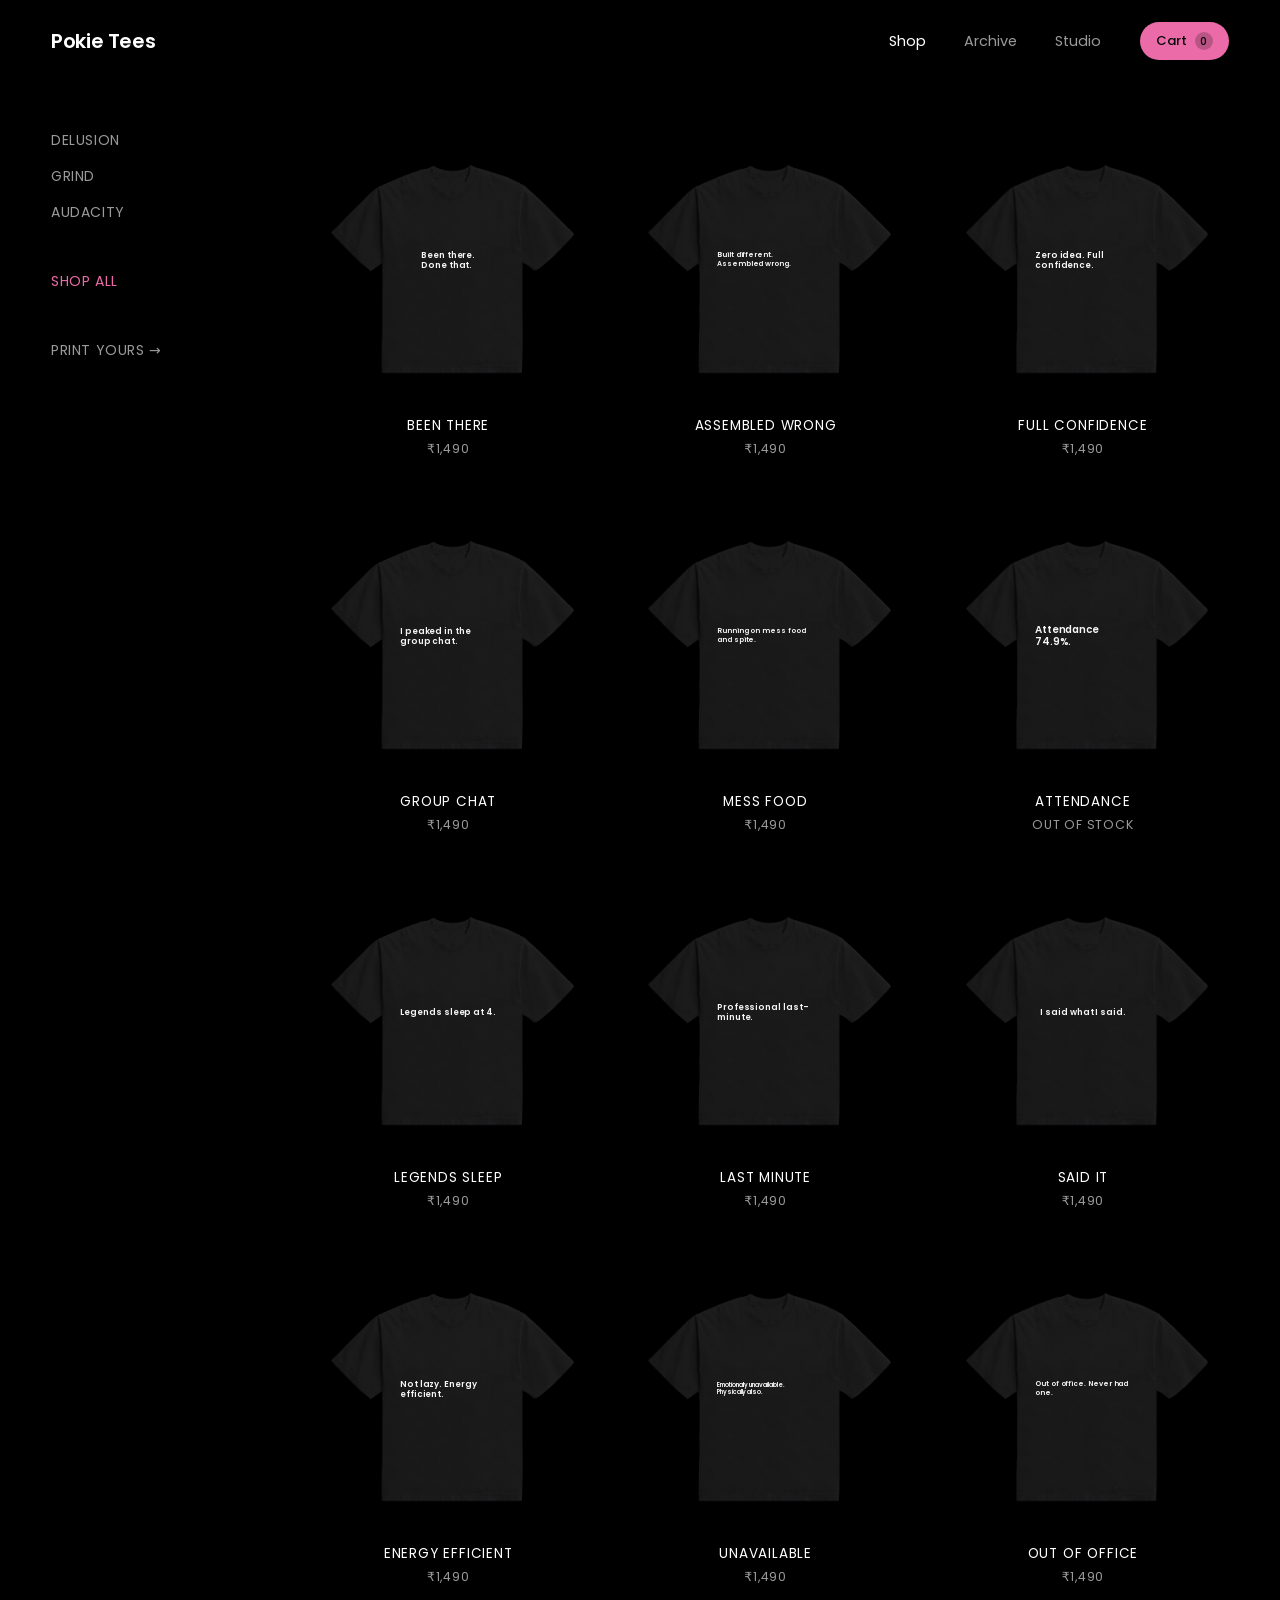
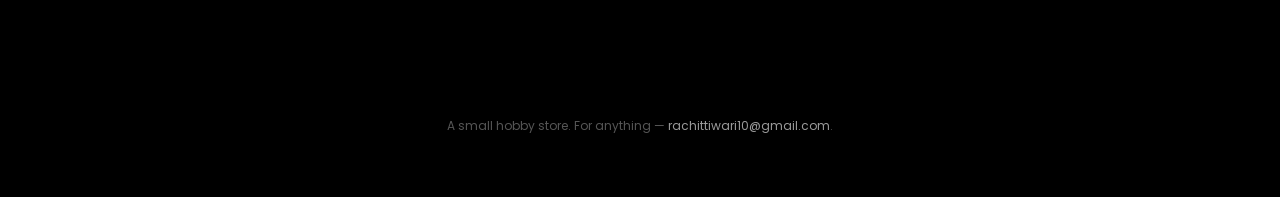
<file: tees/index.html>
<!doctype html>
<html lang="en">
<head>
<meta charset="utf-8">
<meta name="viewport" content="width=device-width, initial-scale=1">
<title>Pokie Tees — one sentence, one tee</title>
<meta name="description" content="One-line tees: black cotton, white ink, sentences you can wear. UPI payment, hostel hand-delivery or shipped.">
<meta name="theme-color" content="#000000">
<link rel="icon" href="data:image/svg+xml,<svg xmlns='http://www.w3.org/2000/svg' viewBox='0 0 24 24'><path d='M9.5 3.4 C9.5 5.5 14.5 5.5 14.5 3.4 L18 4.5 L21.6 8.6 L18.4 11.2 L17.3 10.2 L17.3 20.6 L6.7 20.6 L6.7 10.2 L5.6 11.2 L2.4 8.6 L6 4.5 Z' fill='%23EB6BA8'/><rect x='8.7' y='12.4' width='6.6' height='2.4' rx='1.2' fill='%23fff'/></svg>">
<link rel="stylesheet" href="fonts/fonts.css">
<style>
/* ===== Pokie Tees v7 — design tokens are the handoff's own (bg #000, not --black) ===== */
html, body { margin: 0; padding: 0; background: #000000; }
body { font-family: 'Poppins', system-ui, sans-serif; -webkit-font-smoothing: antialiased; color: #ffffff; }
* { box-sizing: border-box; }
a { color: #ffffff; text-decoration: none; }
a:hover { color: #EB6BA8; }
::selection { background: #EB6BA8; color: #070707; }
input, textarea, button { font-family: inherit; }
button { -webkit-tap-highlight-color: transparent; }

@keyframes screenIn { 0% { opacity: 0; transform: translateY(10px); } 100% { opacity: 1; transform: translateY(0); } }
@keyframes fadeIn   { 0% { opacity: 0; } 100% { opacity: 1; } }
@keyframes slideIn  { 0% { transform: translateX(100%); } 100% { transform: translateX(0); } }
@keyframes popIn    { 0% { opacity: 0; transform: scale(.96); } 100% { opacity: 1; transform: scale(1); } }
@keyframes levitate { 0%, 100% { transform: translateY(0) rotate(0deg); } 30% { transform: translateY(-14px) rotate(-.8deg); } 65% { transform: translateY(-5px) rotate(.6deg); } }
@keyframes teeFront { 0%, 49.9% { opacity: 1; } 50%, 99.9% { opacity: 0; } 100% { opacity: 1; } }
@keyframes teeBack  { 0%, 49.9% { opacity: 0; } 50%, 99.9% { opacity: 1; } 100% { opacity: 0; } }

/* ===== nav ===== */
.nav { position: fixed; top: 0; left: 0; right: 0; z-index: 50; display: flex; align-items: center; justify-content: space-between; gap: 16px; padding: 22px clamp(18px, 4vw, 56px); background: rgba(0,0,0,.9); backdrop-filter: blur(14px); -webkit-backdrop-filter: blur(14px); }
.brand { font-size: 20px; font-weight: 600; letter-spacing: -.02em; white-space: nowrap; color: #ffffff; background: transparent; border: none; cursor: pointer; padding: 0; font-family: inherit; }
.nav-right { display: flex; align-items: center; gap: clamp(18px, 3vw, 40px); }
.nav-link { font-size: 14.5px; background: transparent; border: none; cursor: pointer; padding: 0; transition: color .2s ease; color: #9A9A9A; }
.nav-link:hover { color: #EB6BA8; }
.nav-link.active { color: #ffffff; }
.cart-btn { display: flex; align-items: center; gap: 8px; font-size: 13px; font-weight: 500; cursor: pointer; color: #070707; background: #EB6BA8; border: none; padding: 9px 16px; border-radius: 999px; transition: background .2s ease; }
.cart-btn:hover { background: #ffffff; }
.cart-count { min-width: 18px; height: 18px; border-radius: 999px; background: rgba(7,7,7,.22); display: grid; place-items: center; font-size: 11px; font-variant-numeric: tabular-nums; padding: 0 5px; }

/* ===== strips (availability warning / resume) ===== */
.strip { display: none; position: relative; z-index: 40; margin-top: 66px; padding: 10px clamp(18px, 4vw, 56px); font-size: 12.5px; color: #9A9A9A; background: #0B0B0B; border-bottom: 1px solid rgba(255,255,255,.08); }
.strip.on { display: block; }
.strip.on ~ .screen { padding-top: 60px; }
.strip .btn-mini { font-size: 12px; font-weight: 500; color: #070707; background: #EB6BA8; border: none; border-radius: 999px; padding: 6px 14px; cursor: pointer; margin-left: 10px; }
.strip .btn-ghost-mini { font-size: 12px; color: #9A9A9A; background: transparent; border: none; cursor: pointer; margin-left: 6px; }
.strip .btn-ghost-mini:hover { color: #ffffff; }

/* ===== tee visual (shared: tiles, detail, popup, studio, cart) ===== */
.tee-visual { position: relative; overflow: hidden; }
.tee-visual img { position: absolute; inset: 0; width: 100%; height: 100%; object-fit: cover; }
.tee-visual.contain img { object-fit: contain; }
.tee-visual .back { opacity: 0; }
.tee-visual.flip .front, .tee-visual.flip .zone { animation: teeFront 3.6s linear infinite; animation-delay: var(--fd, 0s); }
.tee-visual.flip .back { animation: teeBack 3.6s linear infinite; animation-delay: var(--fd, 0s); }
.zone { position: absolute; left: 33.5%; right: 33.5%; top: 34%; height: 28%; container-type: inline-size; display: grid; place-items: center; overflow: hidden; }
/* print theme (owner reference): bold sentence-case grotesque, left-aligned,
   flat white — supersedes the handoff's Bebas Neue caps */
.print { text-align: left; font-family: 'Poppins', system-ui, sans-serif; font-weight: 600; line-height: 1.18; letter-spacing: -.01em; color: #f6f6f6; text-wrap: balance; white-space: pre-line; }

/* ===== screens ===== */
.screen { animation: screenIn .45s cubic-bezier(.16,1,.3,1) both; }

/* shop */
.shop { display: flex; gap: clamp(24px, 4vw, 64px); padding: 120px clamp(18px, 4vw, 56px) 90px; max-width: 1560px; margin: 0 auto; }
.side { flex: none; width: 200px; position: sticky; top: 130px; align-self: flex-start; display: flex; flex-direction: column; gap: 15px; }
.side-link { font-size: 14px; letter-spacing: .04em; text-transform: uppercase; text-align: left; background: transparent; border: none; cursor: pointer; padding: 0; transition: color .2s ease; color: #9A9A9A; }
.side-link:hover { color: #ffffff; }
.side-link.active { color: #ffffff; }
.side-link.all.active { color: #EB6BA8; }
.side-link.print-yours:hover { color: #EB6BA8; }
.side-gap { height: 18px; flex: none; }
.grid { flex: 1; display: grid; grid-template-columns: repeat(auto-fill, minmax(280px, 1fr)); gap: clamp(28px, 3vw, 52px) clamp(18px, 2vw, 36px); }
.tile { display: flex; flex-direction: column; gap: 4px; background: transparent; border: none; cursor: pointer; padding: 0; transition: transform .3s cubic-bezier(.16,1,.3,1); }
.tile:hover { transform: translateY(-4px); }
.tile .tee-visual { width: 100%; aspect-ratio: 1 / 1; }
.tile-name { font-size: 13.5px; letter-spacing: .06em; text-transform: uppercase; color: #ffffff; text-align: center; width: 100%; }
.tile-price { font-size: 12.5px; letter-spacing: .06em; text-transform: uppercase; color: #9A9A9A; text-align: center; width: 100%; }

/* archive */
.arch { padding: 130px clamp(18px, 4vw, 56px) 90px; max-width: 1560px; margin: 0 auto; }
.arch-head { display: flex; align-items: baseline; justify-content: space-between; gap: 16px; flex-wrap: wrap; }
.arch-head .l { font-size: 13px; letter-spacing: .08em; text-transform: uppercase; color: #9A9A9A; }
.arch-head .r { font-size: 13px; letter-spacing: .08em; text-transform: uppercase; color: #555555; }
.arch-grid { display: grid; grid-template-columns: repeat(auto-fill, minmax(180px, 1fr)); gap: clamp(16px, 2vw, 34px); margin-top: 44px; }
.arch-tile { position: relative; aspect-ratio: 1 / 1; overflow: hidden; background: transparent; border: none; cursor: pointer; padding: 0; transition: transform .3s cubic-bezier(.16,1,.3,1); }
.arch-tile:hover { transform: scale(1.05); }
.arch-tile .tee-visual { position: absolute; inset: 0; }
.arch-tile .print { text-shadow: none; }

/* archive interest card */
.pop-back { position: fixed; inset: 0; z-index: 70; background: rgba(0,0,0,.78); backdrop-filter: blur(12px); display: grid; place-items: center; padding: 20px; animation: fadeIn .2s ease both; }
.pop-win { position: relative; width: min(860px, 94vw); background: #0B0B0B; border: 1px solid rgba(255,255,255,.14); border-radius: 24px; box-shadow: 0 30px 90px rgba(0,0,0,.82); overflow: hidden; animation: popIn .3s cubic-bezier(.16,1,.3,1) both; }
.pop-x { position: absolute; top: 18px; right: 18px; z-index: 2; width: 38px; height: 38px; display: grid; place-items: center; cursor: pointer; font-size: 15px; color: #ffffff; background: rgba(255,255,255,.07); border: 1px solid rgba(255,255,255,.12); border-radius: 50%; padding: 0; line-height: 1; transition: background .2s ease, transform .2s ease; }
.pop-x:hover { background: rgba(255,255,255,.14); transform: rotate(8deg); }
.pop-body { display: grid; grid-template-columns: minmax(0, 1.08fr) minmax(300px, .92fr); min-height: 500px; }
.pop-screen { position: relative; min-height: 500px; background: radial-gradient(circle at 50% 42%, #191919 0, #080808 57%, #050505 100%); overflow: hidden; border-right: 1px solid rgba(255,255,255,.08); }
.pop-screen .tee-visual { position: absolute; inset: 7%; }
.pop-copy { display: flex; flex-direction: column; justify-content: center; padding: 74px 46px 52px; }
.pop-kicker { font-size: 12px; font-weight: 500; letter-spacing: .1em; text-transform: uppercase; color: #EB6BA8; margin: 0 0 14px; }
.pop-title { font-size: clamp(28px, 3.4vw, 44px); font-weight: 600; letter-spacing: -.04em; color: #ffffff; margin: 0; }
.pop-origin { font-size: 14px; line-height: 1.65; color: #9A9A9A; margin: 20px 0 0; max-width: 34ch; }
.pop-question { font-size: 17px; line-height: 1.45; color: #ffffff; margin: 38px 0 0; }
.pop-want { width: fit-content; margin-top: 18px; padding: 14px 24px; border: none; border-radius: 999px; background: #EB6BA8; color: #070707; font: inherit; font-size: 14px; font-weight: 600; cursor: pointer; transition: transform .25s cubic-bezier(.16,1,.3,1), background .2s ease; }
.pop-want:hover { transform: translateY(-2px); background: #ffffff; }
.pop-note { font-size: 11.5px; line-height: 1.5; color: #5c5c5c; margin: 12px 0 0; }
@media (max-width: 700px) {
  .pop-back { align-items: end; padding: 12px; }
  .pop-win { border-radius: 22px; max-height: calc(100vh - 24px); overflow: auto; }
  .pop-body { grid-template-columns: 1fr; min-height: 0; }
  .pop-screen { min-height: min(48vh, 390px); border-right: 0; border-bottom: 1px solid rgba(255,255,255,.08); }
  .pop-copy { padding: 34px 26px 30px; }
  .pop-question { margin-top: 26px; }
}

/* product detail overlay */
.detail { position: fixed; inset: 0; z-index: 60; background: #000000; overflow: auto; animation: fadeIn .25s ease both; }
.d-close { position: fixed; top: 24px; right: clamp(18px, 3vw, 44px); z-index: 5; width: 40px; height: 40px; display: grid; place-items: center; font-size: 16px; color: #ffffff; background: transparent; border: none; cursor: pointer; transition: color .2s ease; }
.d-close:hover { color: #EB6BA8; }
.d-cart { position: fixed; top: 25px; right: calc(clamp(18px, 3vw, 44px) + 52px); z-index: 5; }
.d-grid { display: grid; grid-template-columns: minmax(0, 1fr) minmax(380px, 560px); min-height: 100vh; }
.d-stage { position: relative; display: grid; place-items: center; padding: 90px 30px 60px; border-right: 1px solid rgba(255,255,255,.12); }
.d-float { position: relative; width: min(88%, 640px); aspect-ratio: 1 / 1; animation: levitate 6.5s ease-in-out infinite; }
.d-float .tee-visual { position: absolute; inset: 0; }
.d-info { padding: 100px clamp(26px, 4vw, 60px) 70px; display: flex; flex-direction: column; animation: screenIn .4s cubic-bezier(.16,1,.3,1) .1s both; }
.d-name { font-size: 20px; font-weight: 500; letter-spacing: .08em; text-transform: uppercase; margin: 0; }
.d-price { font-size: 16px; color: #9A9A9A; margin-top: 10px; }
.d-desc { font-size: 16px; line-height: 1.7; color: #d6d6d6; margin: 42px 0 0; max-width: 46ch; text-wrap: pretty; }
.d-sizes { display: flex; flex-wrap: wrap; gap: clamp(14px, 2vw, 28px); margin-top: 52px; }
.size-btn { font-size: 15px; letter-spacing: .06em; background: transparent; border: none; cursor: pointer; padding: 4px 2px; transition: color .2s ease; color: #9A9A9A; border-bottom: 2px solid transparent; }
.size-btn:hover { color: #ffffff; }
.size-btn.sel { color: #ffffff; border-bottom-color: #EB6BA8; }
.size-btn.dead { color: #555555; text-decoration: line-through; cursor: default; }
.size-btn.dead:hover { color: #555555; }
.d-cta-row { margin-top: 34px; }
.d-cta { font-size: 14.5px; font-weight: 500; cursor: pointer; color: #000000; background: #ffffff; border: none; padding: 15px 34px; border-radius: 999px; transition: background .2s ease; }
.d-cta:hover { background: #EB6BA8; }
.d-cta.dead { cursor: default; background: rgba(255,255,255,.14); color: #9A9A9A; }
.d-cta.dead:hover { background: rgba(255,255,255,.14); }
.accs { margin-top: 70px; border-top: 1px solid rgba(255,255,255,.18); }
.acc-btn { width: 100%; display: flex; align-items: center; justify-content: space-between; gap: 14px; padding: 22px 2px; background: transparent; border: none; cursor: pointer; color: #ffffff; }
.acc-title { font-size: 19px; font-weight: 500; letter-spacing: -.01em; }
.acc-sign { font-size: 22px; font-weight: 300; line-height: 1; }
.acc-body { font-size: 14.5px; line-height: 1.7; color: #9A9A9A; margin: 0 0 24px; max-width: 46ch; }
.acc-rule { border-top: 1px solid rgba(255,255,255,.18); }

/* studio */
.studio { padding: 130px clamp(18px, 4vw, 56px) 90px; max-width: 1140px; margin: 0 auto; }
.st-h { font-size: clamp(24px, 3.4vw, 38px); font-weight: 600; letter-spacing: -.03em; line-height: 1.05; margin: 0; }
.st-sub { font-size: 13.5px; color: #9A9A9A; margin: 8px 0 0; }
.st-grid { display: grid; grid-template-columns: minmax(300px, 1fr) minmax(320px, 440px); gap: clamp(28px, 4vw, 70px); margin-top: 40px; align-items: center; }
.st-preview { position: relative; aspect-ratio: 1 / 1; }
.st-preview > img { position: absolute; inset: 0; width: 100%; height: 100%; object-fit: cover; }
.print-area { position: absolute; left: 33.5%; right: 33.5%; top: 34%; height: 28%; container-type: inline-size; border: 1.5px dashed rgba(255,255,255,.4); border-radius: 4px; }
.print-area .tag { position: absolute; top: -22px; left: 0; font-size: 10.5px; letter-spacing: .1em; text-transform: uppercase; color: #9A9A9A; }
.print-area .inset { position: absolute; inset: 6px; display: grid; place-items: center; overflow: hidden; }
.print-area .print { text-shadow: none; }
.st-side { display: flex; flex-direction: column; gap: 18px; }
.st-text { width: 100%; resize: none; font-size: 16px; line-height: 1.5; color: #ffffff; background: transparent; border: 1px solid rgba(255,255,255,.25); border-radius: 12px; padding: 16px; outline: none; }
.st-notes { display: flex; justify-content: space-between; gap: 12px; }
.st-note { font-size: 12px; color: #9A9A9A; }
.st-count { font-size: 12px; color: #555555; font-variant-numeric: tabular-nums; }
.st-sizes { display: flex; flex-wrap: wrap; gap: 18px; margin-top: 6px; }
.st-size { font-size: 14px; letter-spacing: .04em; background: transparent; border: none; cursor: pointer; padding: 3px 1px; transition: color .2s ease; color: #9A9A9A; border-bottom: 2px solid transparent; }
.st-size:hover { color: #ffffff; }
.st-size.sel { color: #ffffff; border-bottom-color: #EB6BA8; }
.st-cta { font-size: 14.5px; font-weight: 500; cursor: pointer; color: #070707; background: #ffffff; border: none; padding: 15px 32px; border-radius: 999px; transition: background .2s ease; }
.st-cta:hover { background: #EB6BA8; }

/* checkout / pay / placed */
.co { padding: 130px clamp(18px, 4vw, 56px) 90px; max-width: 760px; margin: 0 auto; }
.eyebrow { font-size: 13px; letter-spacing: .08em; text-transform: uppercase; color: #9A9A9A; }
.co-form { display: flex; flex-direction: column; gap: 20px; margin-top: 36px; }
.field { display: flex; flex-direction: column; gap: 8px; }
.field .lab { font-size: 11.5px; letter-spacing: .06em; text-transform: uppercase; color: #9A9A9A; }
.field input { font-size: 15px; color: #ffffff; background: transparent; border: 1px solid rgba(255,255,255,.25); padding: 13px 15px; outline: none; }
.radio-group { display: flex; flex-direction: column; gap: 10px; margin-top: 8px; }
.radio-row { display: flex; align-items: center; gap: 14px; text-align: left; cursor: pointer; background: transparent; border: 1px solid rgba(255,255,255,.18); padding: 14px 16px; transition: border-color .2s ease; }
.radio-row:hover { border-color: #ffffff; }
.radio-row.sel { border-color: rgba(255,255,255,.85); }
.radio-row.off { opacity: .45; cursor: default; }
.radio-row.off:hover { border-color: rgba(255,255,255,.18); }
.radio-dot { width: 14px; height: 14px; border-radius: 50%; flex: none; border: 1px solid rgba(255,255,255,.3); background: transparent; }
.radio-row.sel .radio-dot { border-color: #ffffff; background: #ffffff; }
.radio-lab { font-size: 14.5px; color: #ffffff; }
.radio-note { font-size: 12px; color: #9A9A9A; }
.totals { display: flex; flex-direction: column; gap: 8px; margin-top: 12px; border-top: 1px solid rgba(255,255,255,.18); padding-top: 20px; }
.trow { display: flex; justify-content: space-between; font-size: 14px; color: #9A9A9A; }
.trow.grand { color: #ffffff; }
.trow .v { font-variant-numeric: tabular-nums; }
.pay-btn { font-size: 15px; font-weight: 500; cursor: pointer; color: #000000; background: #ffffff; border: none; padding: 17px 0; border-radius: 999px; margin-top: 8px; transition: background .2s ease; }
.pay-btn:hover { background: #EB6BA8; }
.co-err { font-size: 13px; color: #EB6BA8; min-height: 18px; }
.hp { position: absolute; left: -9999px; opacity: 0; height: 0; width: 0; pointer-events: none; }

/* pay screen */
.pay-panel { border: 1px solid rgba(255,255,255,.18); padding: 28px; display: flex; flex-direction: column; align-items: center; gap: 16px; margin-top: 28px; }
.pay-amt { font-size: clamp(26px, 4vw, 40px); font-weight: 600; letter-spacing: -.03em; }
.pay-panel img { width: 200px; height: 200px; background: #ffffff; }
.upi-btn { display: inline-block; font-size: 14px; font-weight: 500; color: #000000; background: #ffffff; border: none; padding: 13px 30px; border-radius: 999px; transition: background .2s ease; cursor: pointer; }
.upi-btn:hover { background: #EB6BA8; color: #000000; }
.ghost-btn { font-size: 14px; color: #9A9A9A; background: transparent; border: none; cursor: pointer; padding: 12px 0; transition: color .2s ease; }
.ghost-btn:hover { color: #ffffff; }

/* placed */
.placed { text-align: center; padding: 60px 0; }
.placed h2 { font-size: clamp(26px, 4vw, 40px); font-weight: 600; letter-spacing: -.03em; margin: 16px 0 0; }
.placed .note { font-size: 14.5px; line-height: 1.65; color: #9A9A9A; margin: 16px auto 0; max-width: 48ch; text-wrap: pretty; }
.placed .sub { font-size: 12px; color: #555555; margin: 12px auto 0; max-width: 48ch; }
.placed .row { display: flex; gap: 12px; justify-content: center; margin-top: 34px; }
.placed .back-btn { font-size: 14px; font-weight: 500; cursor: pointer; color: #000000; background: #ffffff; border: none; padding: 14px 28px; border-radius: 999px; transition: background .2s ease; }
.placed .back-btn:hover { background: #EB6BA8; }

/* fallback (order server unreachable) */
.fb { border: 1px solid rgba(255,255,255,.18); padding: 26px; margin-top: 28px; display: flex; flex-direction: column; gap: 16px; }
.fb p { font-size: 14px; line-height: 1.65; color: #9A9A9A; margin: 0; }
.fb-sum { font-size: 13px; color: #ffffff; line-height: 1.7; }
.fb-btn { display: block; text-align: center; font-size: 14.5px; font-weight: 500; color: #000000; background: #ffffff; border: none; padding: 15px 0; border-radius: 999px; transition: background .2s ease; cursor: pointer; }
.fb-btn:hover { background: #EB6BA8; color: #000000; }
.fb-btn.ghost { background: transparent; color: #9A9A9A; }
.fb-btn.ghost:hover { color: #ffffff; background: transparent; }

/* cart drawer */
.cart-back { position: fixed; inset: 0; z-index: 80; background: rgba(0,0,0,.55); animation: fadeIn .2s ease both; }
.cart-panel { position: absolute; top: 0; right: 0; bottom: 0; width: min(520px, 100vw); background: #000000; border-left: 1px solid rgba(255,255,255,.16); display: flex; flex-direction: column; padding: 30px clamp(20px, 3vw, 40px); animation: slideIn .35s cubic-bezier(.16,1,.3,1) both; }
.cart-head { display: flex; align-items: center; justify-content: space-between; gap: 14px; }
.cart-title { font-size: 15px; letter-spacing: .1em; text-transform: uppercase; }
.cart-x { width: 36px; height: 36px; display: grid; place-items: center; font-size: 15px; color: #ffffff; background: transparent; border: none; cursor: pointer; }
.cart-x:hover { color: #EB6BA8; }
.cart-body { flex: 1; overflow: auto; margin-top: 34px; display: flex; flex-direction: column; gap: 28px; }
.cart-empty { margin: auto; text-align: center; }
.cart-empty .t { font-size: 14px; letter-spacing: .06em; text-transform: uppercase; margin: 0; }
.cart-empty .s { font-size: 13px; color: #9A9A9A; margin: 10px 0 0; }
.cart-empty .fix { margin-top: 22px; font-size: 13px; font-weight: 500; cursor: pointer; color: #000000; background: #ffffff; border: none; padding: 12px 24px; border-radius: 999px; transition: background .2s ease; }
.cart-empty .fix:hover { background: #EB6BA8; }
.c-row { display: flex; gap: 18px; align-items: flex-start; }
.c-thumb { position: relative; width: 74px; height: 74px; flex: none; overflow: hidden; }
.c-thumb img { position: absolute; inset: 0; width: 100%; height: 100%; object-fit: cover; }
.c-thumb .print { text-shadow: none; }
.c-mid { flex: 1; display: flex; flex-direction: column; gap: 12px; }
.c-name { font-size: 13.5px; letter-spacing: .06em; text-transform: uppercase; }
.c-meta { font-size: 12px; color: #9A9A9A; }
.stepper { display: inline-flex; align-items: center; border: 1px solid rgba(255,255,255,.35); width: fit-content; }
.stepper button { width: 32px; height: 30px; font-size: 14px; color: #ffffff; background: transparent; border: none; cursor: pointer; }
.stepper button:hover { background: rgba(255,255,255,.12); }
.stepper .n { min-width: 34px; text-align: center; font-size: 13.5px; }
.c-line { font-size: 14px; color: #ffffff; font-variant-numeric: tabular-nums; }
.cart-foot { margin-top: 20px; }
.sub-row { display: flex; justify-content: space-between; font-size: 14.5px; letter-spacing: .06em; text-transform: uppercase; padding: 18px 0; border-top: 1px solid rgba(255,255,255,.18); }
.sub-row .v { font-variant-numeric: tabular-nums; }
.ship-joke { font-size: 12px; color: #9A9A9A; margin: 0 0 16px; }
.co-btn { width: 100%; font-size: 15px; font-weight: 500; cursor: pointer; color: #000000; background: #ffffff; border: none; padding: 17px 0; border-radius: 999px; transition: background .2s ease; }
.co-btn:hover { background: #EB6BA8; }

/* toast */
.toast { position: fixed; left: 50%; bottom: 26px; z-index: 90; transform: translateX(-50%); padding: 12px 22px; border-radius: 999px; background: #EB6BA8; color: #070707; font-size: 13px; font-weight: 500; white-space: nowrap; box-shadow: 0 18px 40px rgba(0,0,0,.5); animation: screenIn .3s cubic-bezier(.34,1.56,.64,1) both; }

/* self-order pill */
.self-pill { display: none; font-size: 10.5px; font-weight: 600; letter-spacing: .1em; color: #070707; background: #ECE42E; border-radius: 999px; padding: 4px 10px; }
body.self .self-pill { display: inline-block; }

/* footer fine print */
.fine { padding: 40px clamp(18px, 4vw, 56px) 60px; color: #555555; font-size: 12px; line-height: 1.7; max-width: 78ch; margin: 0 auto; text-align: center; }
.fine a { color: #9A9A9A; }

/* noscript */
.noscript-panel { margin: 140px auto 80px; max-width: 60ch; padding: 26px; border: 1px solid rgba(255,255,255,.18); font-size: 14px; line-height: 1.7; color: #9A9A9A; }
.noscript-panel b { color: #ffffff; }

/* re-renders of an already-open surface must not replay entry animations
   (the prototype keeps DOM nodes alive; innerHTML re-render would restart
   fadeIn/screenIn/slideIn and blank the page for a beat) */
.screen.noanim, .detail.noanim, .detail.noanim .d-info,
.cart-back.noanim, .cart-back.noanim .cart-panel,
.pop-back.noanim, .pop-back.noanim .pop-win { animation: none; }

/* ===== mobile (≤820px — adaptation; design is desktop-first) ===== */
@media (max-width: 820px) {
  .shop { flex-direction: column; padding-top: 104px; gap: 26px; }
  .side { position: static; width: 100%; flex-direction: row; align-items: center; gap: 18px; overflow-x: auto; padding-bottom: 6px; scrollbar-width: none; }
  .side::-webkit-scrollbar { display: none; }
  .side-link { flex: none; }
  .side-gap { display: none; }
  .grid { grid-template-columns: repeat(auto-fill, minmax(220px, 1fr)); }
  .arch { padding-top: 104px; }
  .arch-grid { grid-template-columns: repeat(auto-fill, minmax(140px, 1fr)); }
  .d-grid { grid-template-columns: 1fr; min-height: 0; }
  .d-stage { border-right: none; border-bottom: 1px solid rgba(255,255,255,.12); padding: 84px 20px 40px; }
  .d-info { padding: 40px clamp(18px, 5vw, 32px) 60px; }
  .studio { padding-top: 104px; }
  .st-grid { grid-template-columns: 1fr; }
  .co { padding-top: 104px; }
  .nav-right { gap: 14px; }
  .brand { font-size: 17px; }
  .nav-link { font-size: 13.5px; }
}

/* ===== reduced motion: static front shot + print stays readable ===== */
@media (prefers-reduced-motion: reduce) {
  *, *::before, *::after { animation-duration: .01ms !important; animation-iteration-count: 1 !important; }
}
</style>
</head>
<body>

<nav class="nav" aria-label="Pokie Tees">
  <button type="button" class="brand" data-nav="shop">Pokie Tees</button>
  <div class="nav-right">
    <span class="self-pill">SELF ORDER</span>
    <button type="button" class="nav-link" data-nav="shop">Shop</button>
    <button type="button" class="nav-link" data-nav="archive">Archive</button>
    <button type="button" class="nav-link" data-nav="studio">Studio</button>
    <button type="button" class="cart-btn" data-tees="cartbtn" aria-label="Open cart">
      <span>Cart</span><span class="cart-count" data-tees="count">0</span>
    </button>
  </div>
</nav>

<div class="strip" data-tees="status" aria-live="polite"></div>
<div class="strip" data-tees="resume"></div>

<main data-tees="screen">
  <noscript>
    <div class="noscript-panel">
      <b>Ordering needs JavaScript.</b> No stress — message me instead with the
      sentence you want, size and your room:
      <a href="mailto:rachittiwari10@gmail.com">rachittiwari10@gmail.com</a>.
      Payment is UPI, delivery by hand.
    </div>
  </noscript>
</main>

<div data-tees="detail"></div>
<div data-tees="popup"></div>
<div data-tees="cart"></div>
<div data-tees="toast"></div>

<footer class="fine">
  A small hobby store. For anything —
  <a href="mailto:rachittiwari10@gmail.com">rachittiwari10@gmail.com</a>.
</footer>

<script src="tees.js?v=20260821-1" defer></script>
</body>
</html>
</file>
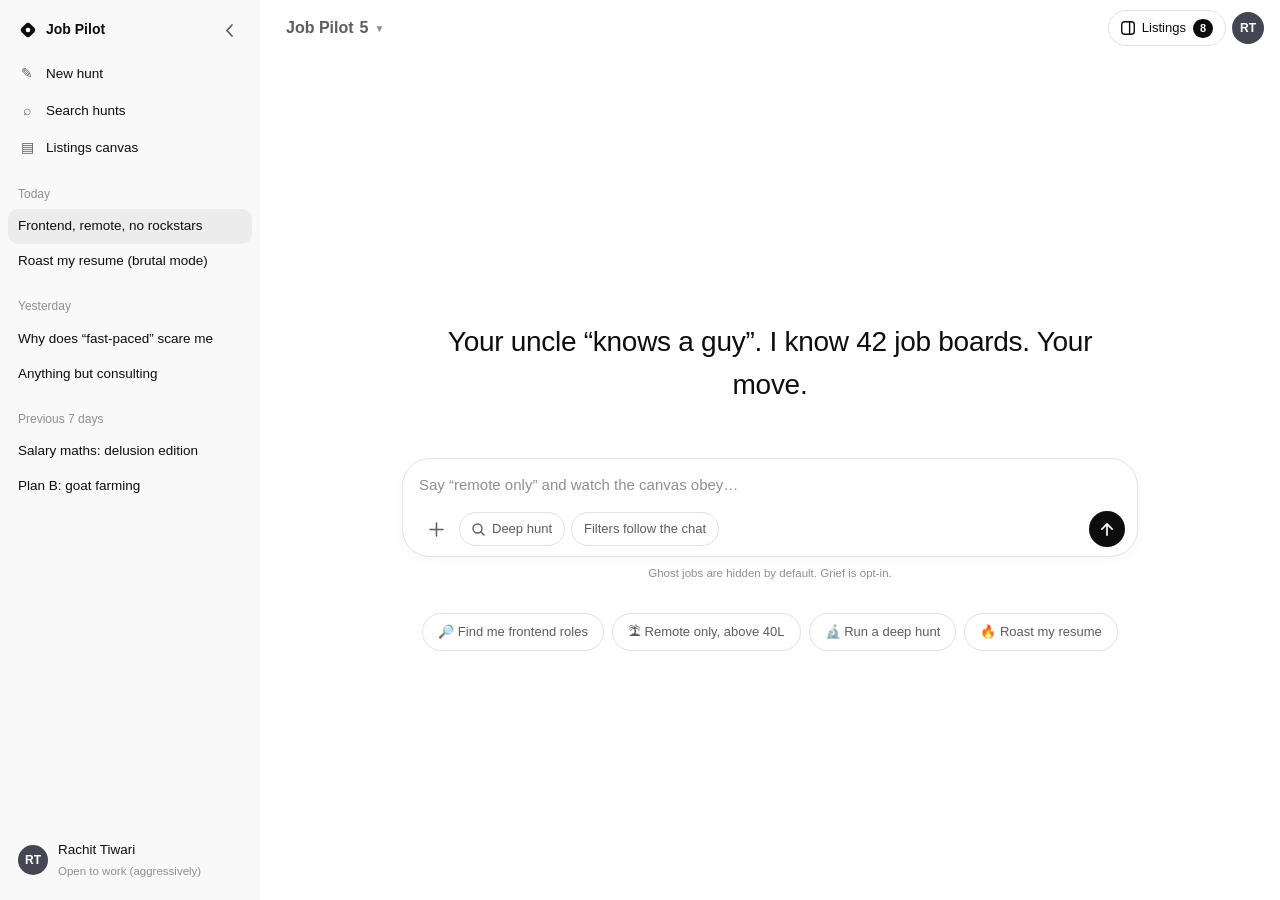
<file: jobhunt/app.html>
<!DOCTYPE html>
<html lang="en">
<head>
  <meta charset="UTF-8">
  <meta name="viewport" content="width=device-width, initial-scale=1.0">
  <title>Job Pilot — app</title>
  <meta name="description" content="Chat with Job Pilot. Listings land in the canvas, filters follow the conversation.">
  <link rel="icon" href="data:image/svg+xml,<svg xmlns='http://www.w3.org/2000/svg' viewBox='0 0 100 100'><rect x='18' y='18' width='64' height='64' rx='18' transform='rotate(45 50 50)' fill='%230D0D0D'/></svg>">
  <style>
    /* ============================================================
       Faithful ChatGPT chrome. White canvas, neutral grays, black
       actions, system font. No brand color anywhere in the app.
       ============================================================ */
    :root {
      --bg: #FFFFFF;
      --sidebar: #F9F9F9;
      --ink: #0D0D0D;
      --ink-2: #5D5D5D;
      --muted: #8F8F8F;
      --line: #ECECEC;
      --line-2: #E3E3E3;
      --hover: #ECECEC;
      --hover-soft: #F3F3F3;
      --bubble: #F4F4F4;
      --chip: #F7F7F7;
      --good: #10A37F;
      --font: -apple-system, BlinkMacSystemFont, "Segoe UI", Helvetica, Arial, sans-serif, "Apple Color Emoji", "Segoe UI Emoji";
      --shadow-pop: 0 4px 12px rgba(0, 0, 0, 0.08), 0 12px 40px -8px rgba(0, 0, 0, 0.16);
      --z-panel: 30; --z-scrim: 25; --z-pop: 40; --z-toast: 50;
    }
    * { margin: 0; padding: 0; box-sizing: border-box; }
    body {
      font-family: var(--font);
      background: var(--bg);
      color: var(--ink);
      height: 100dvh;
      overflow: hidden;
      font-size: 14px;
      line-height: 1.55;
      -webkit-font-smoothing: antialiased;
    }
    button { font: inherit; color: inherit; background: none; border: none; cursor: pointer; }
    a { color: inherit; text-decoration: none; }
    button:focus-visible, input:focus-visible, textarea:focus-visible { outline: 2px solid #9CBCF0; outline-offset: 2px; border-radius: 6px; }

    .app { display: flex; height: 100dvh; }

    /* ================= Sidebar ================= */
    .side {
      width: 260px; flex-shrink: 0;
      background: var(--sidebar);
      display: flex; flex-direction: column;
      padding: 10px 8px 10px;
    }
    .side-top { display: flex; align-items: center; justify-content: space-between; padding: 4px 6px 10px; }
    .brand { display: flex; align-items: center; gap: 8px; padding: 4px 4px; border-radius: 8px; }
    .brand:hover { background: var(--hover); }
    .brand svg { width: 20px; height: 20px; }
    .brand b { font-size: 14px; font-weight: 600; }
    .side-collapse { color: var(--ink-2); width: 32px; height: 32px; display: grid; place-items: center; border-radius: 8px; }
    .side-collapse:hover { background: var(--hover); }

    .side-item {
      display: flex; align-items: center; gap: 10px;
      width: 100%; text-align: left;
      padding: 8px 10px;
      border-radius: 10px;
      font-size: 13.5px;
      color: var(--ink);
    }
    .side-item:hover { background: var(--hover); }
    .side-item .ic { width: 18px; text-align: center; color: var(--ink-2); flex-shrink: 0; }
    .side-label { font-size: 12px; font-weight: 500; color: var(--muted); padding: 18px 10px 6px; }
    .chat-item {
      display: block; width: 100%; text-align: left;
      padding: 7px 10px;
      border-radius: 10px;
      font-size: 13.5px;
      color: var(--ink);
      white-space: nowrap; overflow: hidden; text-overflow: ellipsis;
    }
    .chat-item:hover { background: var(--hover); }
    .chat-item.on { background: var(--hover); font-weight: 500; }
    .side-scroll { flex: 1; overflow-y: auto; min-height: 0; }

    .side-me {
      display: flex; align-items: center; gap: 10px;
      padding: 8px 10px;
      border-radius: 10px;
      margin-top: 6px;
    }
    .side-me:hover { background: var(--hover); }
    .ava {
      width: 30px; height: 30px; border-radius: 50%;
      background: #444654;
      color: #fff; font-size: 12px; font-weight: 600;
      display: grid; place-items: center; flex-shrink: 0;
    }
    .side-me .nm { font-size: 13.5px; font-weight: 500; line-height: 1.25; }
    .side-me .st { font-size: 11.5px; color: var(--muted); }

    /* ================= Main ================= */
    .main { flex: 1; min-width: 0; display: flex; flex-direction: column; position: relative; background: var(--bg); }

    .top {
      display: flex; align-items: center; gap: 8px;
      padding: 10px 16px;
      flex-shrink: 0;
    }
    .hamb { display: none; width: 36px; height: 36px; place-items: center; border-radius: 8px; }
    .hamb:hover { background: var(--hover-soft); }

    .model { position: relative; }
    .model > button {
      display: flex; align-items: center; gap: 6px;
      font-size: 16px; font-weight: 600;
      color: var(--ink-2);
      padding: 6px 10px;
      border-radius: 10px;
    }
    .model > button:hover { background: var(--hover-soft); }
    .model > button .car { font-size: 10px; color: var(--muted); }
    .model-pop {
      position: absolute; top: calc(100% + 6px); left: 0;
      width: 300px;
      background: #fff;
      border: 1px solid var(--line);
      border-radius: 14px;
      box-shadow: var(--shadow-pop);
      padding: 6px;
      z-index: var(--z-pop);
      display: none;
    }
    .model.open .model-pop { display: block; }
    .model-opt {
      display: flex; flex-direction: column; gap: 1px;
      width: 100%; text-align: left;
      padding: 9px 11px;
      border-radius: 9px;
    }
    .model-opt:hover { background: var(--hover-soft); }
    .model-opt b { font-size: 13.5px; font-weight: 600; display: flex; align-items: center; gap: 8px; }
    .model-opt span { font-size: 12px; color: var(--muted); }
    .model-opt .tick { margin-left: auto; color: var(--ink); }

    .top-right { margin-left: auto; display: flex; align-items: center; gap: 6px; }
    .top-btn {
      display: inline-flex; align-items: center; gap: 7px;
      border-radius: var(--pill, 999px);
      padding: 7px 12px;
      font-size: 13px; font-weight: 500;
      color: var(--ink);
      border: 1px solid var(--line-2);
      background: #fff;
    }
    .top-btn:hover { background: var(--hover-soft); }
    .top-btn .ct {
      background: var(--ink); color: #fff;
      font-size: 11px; font-weight: 600;
      border-radius: 999px;
      padding: 1px 7px;
    }
    .top-ava { width: 32px; height: 32px; }

    /* ================= Work area (chat + composer) ================= */
    .work { flex: 1; min-height: 0; display: flex; flex-direction: column; }
    .chat { flex: 1; min-height: 0; overflow-y: auto; scroll-behavior: smooth; }
    .chat-inner { max-width: 46rem; margin: 0 auto; padding: 14px 20px 24px; display: flex; flex-direction: column; gap: 22px; }

    /* Empty state: composer centered, heading above, chips below */
    .work.zero { justify-content: center; gap: 0; }
    .work.zero .chat { flex: 0 0 auto; overflow: visible; }
    .zero-h {
      text-align: center;
      font-size: 28px;
      font-weight: 400;
      letter-spacing: -0.01em;
      padding: 0 20px 22px;
      color: var(--ink);
    }
    .zero-chips {
      display: flex; flex-wrap: wrap; gap: 8px; justify-content: center;
      padding: 18px 20px 0;
    }
    .work:not(.zero) .zero-chips, .work:not(.zero) .zero-h { display: none; }
    .z-chip {
      display: inline-flex; align-items: center; gap: 8px;
      border: 1px solid var(--line-2);
      border-radius: 999px;
      padding: 8px 15px;
      font-size: 13px;
      color: var(--ink-2);
    }
    .z-chip:hover { background: var(--hover-soft); }

    /* Messages */
    .m { animation: m-in 0.3s ease-out; }
    @keyframes m-in { from { opacity: 0; transform: translateY(8px); } to { opacity: 1; transform: none; } }
    .m.usr { display: flex; justify-content: flex-end; }
    .m.usr .bub {
      background: var(--bubble);
      border-radius: 22px;
      padding: 9px 16px;
      max-width: 72%;
      font-size: 14.5px;
    }
    .m.bot .bub { font-size: 14.5px; line-height: 1.65; display: flex; flex-direction: column; gap: 12px; }
    .m .bub p + p { margin-top: 10px; }
    .m .bub .hl { font-size: 17px; font-weight: 700; letter-spacing: -0.01em; }
    .cite {
      display: inline-grid; place-items: center;
      min-width: 18px; height: 18px;
      background: var(--chip);
      border: 1px solid var(--line-2);
      color: var(--ink-2);
      border-radius: 999px;
      font-size: 10px; font-weight: 600;
      padding: 0 4px;
      vertical-align: 2px;
      margin: 0 1px;
      cursor: pointer;
    }
    .cite:hover { background: var(--hover); }

    .think-line { font-size: 12.5px; color: var(--muted); }
    .spark {
      position: absolute; z-index: 5;
      font-size: 11px; color: var(--ink);
      pointer-events: none;
      animation: spark 0.85s ease-out forwards;
    }
    @keyframes spark {
      from { opacity: 1; transform: translate(0, 0) scale(0.6); }
      to { opacity: 0; transform: translate(var(--dx, 20px), var(--dy, -30px)) scale(1.2); }
    }
    .boo {
      position: absolute; left: 50%; top: 30%;
      font-size: 26px; pointer-events: none; z-index: 5;
      animation: boo 1.5s ease-out forwards;
    }
    @keyframes boo {
      from { opacity: 0; transform: translate(-50%, 12px); }
      25% { opacity: 1; }
      to { opacity: 0; transform: translate(-50%, -48px) rotate(-8deg); }
    }
    .typing { display: inline-flex; gap: 4px; padding: 6px 2px; }
    .typing i { width: 7px; height: 7px; border-radius: 50%; background: var(--ink); animation: ty 1s infinite; }
    .typing i:nth-child(2) { animation-delay: 0.15s; }
    .typing i:nth-child(3) { animation-delay: 0.3s; }
    @keyframes ty { 0%, 60%, 100% { opacity: 0.25; } 30% { opacity: 1; } }

    /* Deep research card — ChatGPT activity style */
    .deep {
      border: 1px solid var(--line);
      border-radius: 16px;
      overflow: hidden;
      max-width: 480px;
    }
    .deep-head { display: flex; align-items: center; gap: 11px; padding: 12px 15px; }
    .deep-head .sig {
      width: 32px; height: 32px; border-radius: 50%;
      border: 1px solid var(--line-2);
      display: grid; place-items: center; font-size: 14px;
      flex-shrink: 0;
    }
    .deep-head b { font-size: 13.5px; font-weight: 600; display: block; }
    .deep-head .st { font-size: 12.5px; color: var(--muted); display: block; }
    .deep-prog { height: 3px; background: var(--hover-soft); }
    .deep-prog i { display: block; height: 100%; background: var(--ink); width: 0%; transition: width 0.6s ease-out; }
    .deep-foot {
      display: flex; align-items: center; justify-content: space-between; gap: 10px;
      padding: 9px 15px;
      font-size: 12.5px; color: var(--muted);
    }
    .deep-foot button { color: var(--ink); font-weight: 600; font-size: 12.5px; }
    .deep-foot button:hover { text-decoration: underline; }
    .deep.done .sig { background: var(--ink); border-color: var(--ink); color: #fff; }

    /* ================= Composer ================= */
    .comp { flex-shrink: 0; padding: 6px 16px calc(12px + env(safe-area-inset-bottom)); }
    .comp-inner { max-width: 46rem; margin: 0 auto; }
    .comp-box {
      background: #fff;
      border: 1px solid var(--line-2);
      border-radius: 28px;
      box-shadow: 0 2px 12px rgba(0, 0, 0, 0.04);
      padding: 10px 12px 9px 16px;
      transition: box-shadow 0.15s;
    }
    .comp-box:focus-within { box-shadow: 0 2px 16px rgba(0, 0, 0, 0.09); }
    .comp-in textarea {
      width: 100%;
      border: none; background: none; resize: none;
      font: inherit; font-size: 15px; color: var(--ink);
      max-height: 140px;
      padding: 4px 0 2px;
      outline: none;
    }
    .comp-in textarea::placeholder { color: var(--muted); }
    .comp-tools { display: flex; align-items: center; gap: 6px; padding-top: 6px; }
    .tool-b {
      display: inline-flex; align-items: center; gap: 7px;
      border: 1px solid var(--line-2);
      border-radius: 999px;
      padding: 6px 12px;
      font-size: 13px;
      color: var(--ink-2);
    }
    .tool-b:hover { background: var(--hover-soft); }
    .tool-b[aria-pressed="true"] { background: #E7F0FE; border-color: #BFD6FA; color: #1B62CE; }
    .tool-round { width: 34px; height: 34px; border-radius: 50%; display: grid; place-items: center; color: var(--ink-2); }
    .tool-round:hover { background: var(--hover-soft); }
    .send {
      width: 36px; height: 36px; border-radius: 50%;
      background: var(--ink); color: #fff;
      display: grid; place-items: center;
      flex-shrink: 0;
    }
    .send:hover { opacity: 0.85; }
    .send:disabled { background: var(--line-2); color: #fff; cursor: default; }
    .comp-hint { text-align: center; font-size: 11.5px; color: var(--muted); padding-top: 8px; }

    /* ================= Canvas ================= */
    .canvas {
      width: 480px; flex-shrink: 0;
      background: #fff;
      border-left: 1px solid var(--line);
      display: flex; flex-direction: column;
      min-width: 0;
    }
    .app.no-canvas .canvas { display: none; }
    .cv-head { padding: 10px 16px 0; flex-shrink: 0; }
    .cv-titlebar { display: flex; align-items: center; gap: 9px; }
    .cv-titlebar h2 { font-size: 14.5px; font-weight: 600; }
    .cv-count { color: var(--muted); font-size: 12.5px; font-weight: 400; }
    .cv-x, .cv-ico { width: 30px; height: 30px; display: grid; place-items: center; color: var(--ink-2); border-radius: 8px; }
    .cv-x:hover, .cv-ico:hover { background: var(--hover-soft); }
    .cv-x { margin-left: 2px; }
    .view-tog { margin-left: auto; display: flex; border: 1px solid var(--line-2); border-radius: 8px; overflow: hidden; }
    .view-tog button { padding: 4px 9px; font-size: 12px; color: var(--muted); }
    .view-tog button[aria-pressed="true"] { background: var(--hover-soft); color: var(--ink); }
    .cv-tabs { display: flex; gap: 2px; margin-top: 8px; border-bottom: 1px solid var(--line); }
    .cv-tab {
      padding: 8px 13px;
      font-size: 13px; font-weight: 500;
      color: var(--muted);
      border-bottom: 2px solid transparent;
      margin-bottom: -1px;
    }
    .cv-tab[aria-selected="true"] { color: var(--ink); border-bottom-color: var(--ink); }
    .cv-tab .n { font-size: 11.5px; color: var(--muted); margin-left: 3px; }
    .cv-tab[hidden] { display: none; }

    .cv-filters { display: flex; flex-wrap: wrap; gap: 7px; padding: 11px 16px 3px; }
    .f-chip {
      display: inline-flex; align-items: center; gap: 6px;
      background: var(--chip);
      border: 1px solid var(--line-2);
      color: var(--ink-2);
      border-radius: 999px;
      padding: 4px 6px 4px 11px;
      font-size: 12px; font-weight: 500;
      animation: m-in 0.25s ease-out;
    }
    .f-chip button { width: 16px; height: 16px; border-radius: 50%; display: grid; place-items: center; font-size: 12px; line-height: 1; color: var(--muted); }
    .f-chip button:hover { background: var(--line-2); color: var(--ink); }
    .cv-filters .hint { font-size: 12px; color: var(--muted); padding: 4px 0; }

    .cv-body { flex: 1; min-height: 0; overflow-y: auto; padding: 10px 16px 18px; }
    .cv-pane[hidden] { display: none; }

    /* Job cards — neutral */
    .jcard {
      border: 1px solid var(--line);
      background: #fff;
      border-radius: 16px;
      padding: 14px 15px;
      transition: border-color 0.15s, opacity 0.3s, transform 0.3s;
    }
    .jcard + .jcard { margin-top: 10px; }
    .jcard:hover { border-color: #CFCFCF; }
    .jcard.pinned { border-color: var(--ink); }
    .jcard.ghosty { border-style: dashed; background: #FAFAFA; }
    .jcard.gone { opacity: 0; transform: translateX(60px); }
    .j-top { display: flex; gap: 11px; align-items: flex-start; }
    .j-logo {
      width: 36px; height: 36px; border-radius: 10px;
      background: var(--chip);
      border: 1px solid var(--line);
      display: grid; place-items: center;
      color: var(--ink); font-weight: 600; font-size: 14px;
      flex-shrink: 0;
    }
    .j-name { min-width: 0; flex: 1; }
    .j-name b { font-size: 14px; font-weight: 600; display: block; line-height: 1.35; }
    .j-name span { font-size: 12.5px; color: var(--muted); }
    .j-match {
      flex-shrink: 0;
      font-size: 12px; font-weight: 600;
      color: var(--ink-2);
      border: 1px solid var(--line-2);
      border-radius: 999px;
      padding: 3px 9px;
    }
    .j-mid { display: flex; flex-wrap: wrap; gap: 5px 12px; align-items: center; margin-top: 9px; }
    .j-sal { font-size: 13px; font-weight: 600; }
    .j-tag { font-size: 11.5px; background: var(--chip); border: 1px solid var(--line); border-radius: 999px; padding: 2.5px 9px; color: var(--ink-2); }
    .j-note { font-size: 12.5px; color: var(--ink-2); border-left: 2px solid var(--line-2); padding: 2px 0 2px 10px; margin-top: 10px; line-height: 1.5; }
    .j-act { display: flex; gap: 7px; margin-top: 12px; }
    .jb { font-size: 12.5px; font-weight: 500; border-radius: 999px; padding: 6px 13px; }
    .jb.apply { background: var(--ink); color: #fff; }
    .jb.apply:hover { opacity: 0.85; }
    .jb.apply.did { background: var(--good); }
    .jb.pin { border: 1px solid var(--line-2); color: var(--ink); background: #fff; }
    .jb.pin:hover { background: var(--hover-soft); }
    .jb.pin.did { background: var(--ink); border-color: var(--ink); color: #fff; }
    .jb.yeet { margin-left: auto; color: var(--muted); padding: 6px 8px; }
    .jb.yeet:hover { color: var(--ink); }
    .cv-empty { text-align: center; color: var(--muted); padding: 56px 24px; font-size: 13.5px; }
    .cv-empty .big { font-size: 16px; font-weight: 600; color: var(--ink-2); display: block; margin-bottom: 6px; }

    /* Table view */
    .jtable { width: 100%; border-collapse: collapse; font-size: 12.5px; }
    .jtable th { text-align: left; font-size: 11.5px; color: var(--muted); font-weight: 500; padding: 8px 8px; border-bottom: 1px solid var(--line); }
    .jtable td { padding: 10px 8px; border-bottom: 1px solid var(--line); vertical-align: top; }
    .jtable .r { font-weight: 600; }
    .jtable .c { color: var(--muted); font-size: 11.5px; display: block; }
    .jtable .mm { font-weight: 600; }

    /* Activity + sources */
    .act-li { display: flex; gap: 11px; padding: 8px 2px; font-size: 13px; color: var(--ink-2); animation: m-in 0.3s ease-out; }
    .act-li .tk { width: 20px; height: 20px; border-radius: 50%; border: 1px solid var(--line-2); display: grid; place-items: center; font-size: 10px; color: var(--good); flex-shrink: 0; margin-top: 1px; }
    .act-li.live .tk i { width: 7px; height: 7px; border-radius: 50%; background: var(--ink); display: block; animation: pulse 1s ease-in-out infinite; }
    @keyframes pulse { 50% { opacity: 0.3; } }
    .act-li .tm { margin-left: auto; font-size: 11px; color: var(--muted); flex-shrink: 0; padding-top: 2px; }
    .src-li { display: flex; gap: 11px; align-items: flex-start; padding: 10px 2px; border-bottom: 1px solid var(--line); animation: m-in 0.3s; }
    .src-li .fv { width: 26px; height: 26px; border-radius: 50%; background: var(--chip); border: 1px solid var(--line); display: grid; place-items: center; font-size: 12px; flex-shrink: 0; }
    .src-li b { font-size: 13px; font-weight: 600; display: block; }
    .src-li span { font-size: 12px; color: var(--muted); }
    .src-li .ix { margin-left: auto; font-size: 11px; color: var(--muted); flex-shrink: 0; padding-top: 3px; }

    /* ================= Toast / scrim ================= */
    .toast {
      position: fixed; left: 50%; bottom: 22px;
      transform: translate(-50%, 14px);
      background: var(--ink); color: #fff;
      border-radius: 999px;
      padding: 10px 18px;
      font-size: 13px;
      display: flex; gap: 12px; align-items: center;
      box-shadow: var(--shadow-pop);
      opacity: 0; pointer-events: none;
      transition: opacity 0.22s, transform 0.22s ease-out;
      z-index: var(--z-toast);
      max-width: min(92vw, 460px);
    }
    .toast.show { opacity: 1; transform: translate(-50%, 0); pointer-events: auto; }
    .toast button { color: #A8C7FA; font-weight: 600; }
    .scrim { display: none; position: fixed; inset: 0; background: rgba(0, 0, 0, 0.3); z-index: var(--z-scrim); }

    /* ================= Responsive ================= */
    @media (max-width: 1140px) {
      .canvas {
        position: fixed; inset: 0 0 0 auto;
        width: min(480px, 94vw);
        z-index: var(--z-panel);
        transform: translateX(100%);
        transition: transform 0.28s ease-out;
        box-shadow: var(--shadow-pop);
      }
      .app:not(.no-canvas) .canvas { transform: none; }
      .app:not(.no-canvas) .scrim { display: block; }
      .app.no-canvas .canvas { display: flex; }
    }
    @media (max-width: 900px) {
      .side {
        position: fixed; inset: 0 auto 0 0;
        width: min(280px, 84vw);
        z-index: var(--z-panel);
        transform: translateX(-100%);
        transition: transform 0.28s ease-out;
      }
      .side.open { transform: none; box-shadow: var(--shadow-pop); }
      .hamb { display: grid; }
      .side-collapse { display: none; }
      .zero-h { font-size: 24px; }
    }
    @media (prefers-reduced-motion: reduce) {
      *, *::before, *::after { animation-duration: 0.01ms !important; transition-duration: 0.01ms !important; }
      .chat { scroll-behavior: auto; }
    }
  </style>
</head>
<body>
  <svg width="0" height="0" style="position:absolute" aria-hidden="true">
    <symbol id="logo-d" viewBox="0 0 26 26">
      <rect x="5.2" y="5.2" width="15.6" height="15.6" rx="4.5" transform="rotate(45 13 13)" fill="currentColor"/>
      <circle cx="13" cy="13" r="3" fill="#FFFFFF"/>
    </symbol>
  </svg>

  <div class="app no-canvas" id="app">
    <!-- ================= Sidebar ================= -->
    <aside class="side" id="side" aria-label="Hunts">
      <div class="side-top">
        <a class="brand" href="index.html" aria-label="Job Pilot home">
          <svg style="color:#0D0D0D"><use href="#logo-d"/></svg><b>Job Pilot</b>
        </a>
        <button class="side-collapse" id="sideClose" aria-label="Close sidebar">
          <svg width="15" height="15" viewBox="0 0 15 15" fill="none"><path d="M9 2L4 7.5 9 13" stroke="currentColor" stroke-width="1.7" stroke-linecap="round"/></svg>
        </button>
      </div>

      <button class="side-item" id="newHunt"><span class="ic">✎</span> New hunt</button>
      <button class="side-item"><span class="ic">⌕</span> Search hunts</button>
      <button class="side-item" id="openCanvasSide"><span class="ic">▤</span> Listings canvas</button>

      <div class="side-scroll">
        <p class="side-label">Today</p>
        <button class="chat-item on">Frontend, remote, no rockstars</button>
        <button class="chat-item">Roast my resume (brutal mode)</button>
        <p class="side-label">Yesterday</p>
        <button class="chat-item">Why does “fast-paced” scare me</button>
        <button class="chat-item">Anything but consulting</button>
        <p class="side-label">Previous 7 days</p>
        <button class="chat-item">Salary maths: delusion edition</button>
        <button class="chat-item">Plan B: goat farming</button>
      </div>

      <div class="side-me">
        <span class="ava">RT</span>
        <span><span class="nm">Rachit Tiwari</span><br><span class="st">Open to work (aggressively)</span></span>
      </div>
    </aside>
    <div class="scrim" id="scrim"></div>

    <!-- ================= Main ================= -->
    <main class="main">
      <header class="top">
        <button class="hamb" id="hamb" aria-label="Open sidebar" aria-expanded="false">
          <svg width="16" height="12" viewBox="0 0 16 12" fill="none"><path d="M1 1h14M1 6h14M1 11h14" stroke="currentColor" stroke-width="1.6" stroke-linecap="round"/></svg>
        </button>

        <div class="model" id="model">
          <button aria-haspopup="listbox" aria-expanded="false" id="modelBtn">
            Job Pilot <span id="modelName">5</span> <span class="car">▼</span>
          </button>
          <div class="model-pop" role="listbox" aria-label="Model">
            <button class="model-opt" data-m="5"><b>Job Pilot 5 <span class="tick">✓</span></b><span>Thinks hard about your future</span></button>
            <button class="model-opt" data-m="mini"><b>Job Pilot mini</b><span>Fast, cheap, rent is due</span></button>
            <button class="model-opt" data-m="pro"><b>Job Pilot Pro</b><span>Applies while you sleep</span></button>
          </div>
        </div>

        <div class="top-right">
          <button class="top-btn" id="canvasBtn" aria-pressed="false">
            <svg width="14" height="14" viewBox="0 0 14 14" fill="none"><rect x="0.7" y="0.7" width="12.6" height="12.6" rx="3" stroke="currentColor" stroke-width="1.4"/><path d="M8.6 0.7v12.6" stroke="currentColor" stroke-width="1.4"/></svg>
            Listings <span class="ct" id="canvasCt">0</span>
          </button>
          <span class="ava top-ava" aria-hidden="true">RT</span>
        </div>
      </header>

      <div class="work zero" id="work">
        <!-- Chat -->
        <div class="chat" id="chat">
          <div class="chat-inner" id="feed">
            <h1 class="zero-h" id="zeroH">Where should the money come from, Rachit?</h1>
          </div>
        </div>

        <!-- Composer -->
        <div class="comp">
          <div class="comp-inner">
            <div class="comp-box">
              <div class="comp-in">
                <textarea id="input" rows="1" placeholder="Ask anything — roles, filters, roasts…" aria-label="Message Job Pilot"></textarea>
              </div>
              <div class="comp-tools">
                <button class="tool-round" title="Attach your resume (v14)" aria-label="Attach">
                  <svg width="15" height="15" viewBox="0 0 15 15" fill="none"><path d="M7.5 1v13M1 7.5h13" stroke="currentColor" stroke-width="1.5" stroke-linecap="round"/></svg>
                </button>
                <button class="tool-b" id="deepTog" aria-pressed="false">
                  <svg width="13" height="13" viewBox="0 0 13 13" fill="none"><circle cx="5.5" cy="5.5" r="4.5" stroke="currentColor" stroke-width="1.4"/><path d="M9 9l3 3" stroke="currentColor" stroke-width="1.4" stroke-linecap="round"/></svg>
                  Deep hunt
                </button>
                <button class="tool-b" id="filtersTog">Filters follow the chat</button>
                <span style="flex:1"></span>
                <button class="send" id="send" aria-label="Send">
                  <svg width="14" height="15" viewBox="0 0 15 16" fill="none"><path d="M7.5 14V2m0 0L2 7.5M7.5 2L13 7.5" stroke="currentColor" stroke-width="1.8" stroke-linecap="round" stroke-linejoin="round"/></svg>
                </button>
              </div>
            </div>
            <p class="comp-hint" id="hint">Job Pilot can make mistakes. Check important info. Especially salaries.</p>
          </div>
        </div>

        <!-- Zero-state suggestion chips (below composer, like ChatGPT) -->
        <div class="zero-chips">
          <button class="z-chip" data-say="Find me frontend roles">🔎 Find me frontend roles</button>
          <button class="z-chip" data-say="Remote only, above 40L">🏝 Remote only, above 40L</button>
          <button class="z-chip" data-say="deep">🔬 Run a deep hunt</button>
          <button class="z-chip" data-say="Roast my resume">🔥 Roast my resume</button>
        </div>
      </div>
    </main>

    <!-- ================= Canvas ================= -->
    <aside class="canvas" id="canvas" aria-label="Job listings canvas">
      <div class="cv-head">
        <div class="cv-titlebar">
          <h2>Job listings</h2>
          <span class="cv-count" id="cvCount">0 roles</span>
          <div class="view-tog" role="group" aria-label="View">
            <button id="vCards" aria-pressed="true" title="Card view">▦</button>
            <button id="vTable" aria-pressed="false" title="Table view">☰</button>
          </div>
          <button class="cv-ico" title="More" aria-label="More options">⋯</button>
          <button class="cv-x" id="cvClose" aria-label="Close canvas">✕</button>
        </div>
        <div class="cv-tabs" role="tablist">
          <button class="cv-tab" role="tab" aria-selected="true" data-pane="list">Listings</button>
          <button class="cv-tab" role="tab" aria-selected="false" data-pane="act" id="tabAct" hidden>Activity</button>
          <button class="cv-tab" role="tab" aria-selected="false" data-pane="src" id="tabSrc" hidden>Sources <span class="n" id="srcN"></span></button>
        </div>
      </div>
      <div class="cv-filters" id="cvFilters"><span class="hint">No filters yet — just ask in chat: “remote only”, “under 60L”, “hide ghost jobs”…</span></div>
      <div class="cv-body">
        <div class="cv-pane" id="paneList"></div>
        <div class="cv-pane" id="paneAct" hidden></div>
        <div class="cv-pane" id="paneSrc" hidden></div>
      </div>
    </aside>
  </div>

  <div class="toast" id="toast" role="status"></div>

  <script src="app.js"></script>
</body>
</html>
</file>
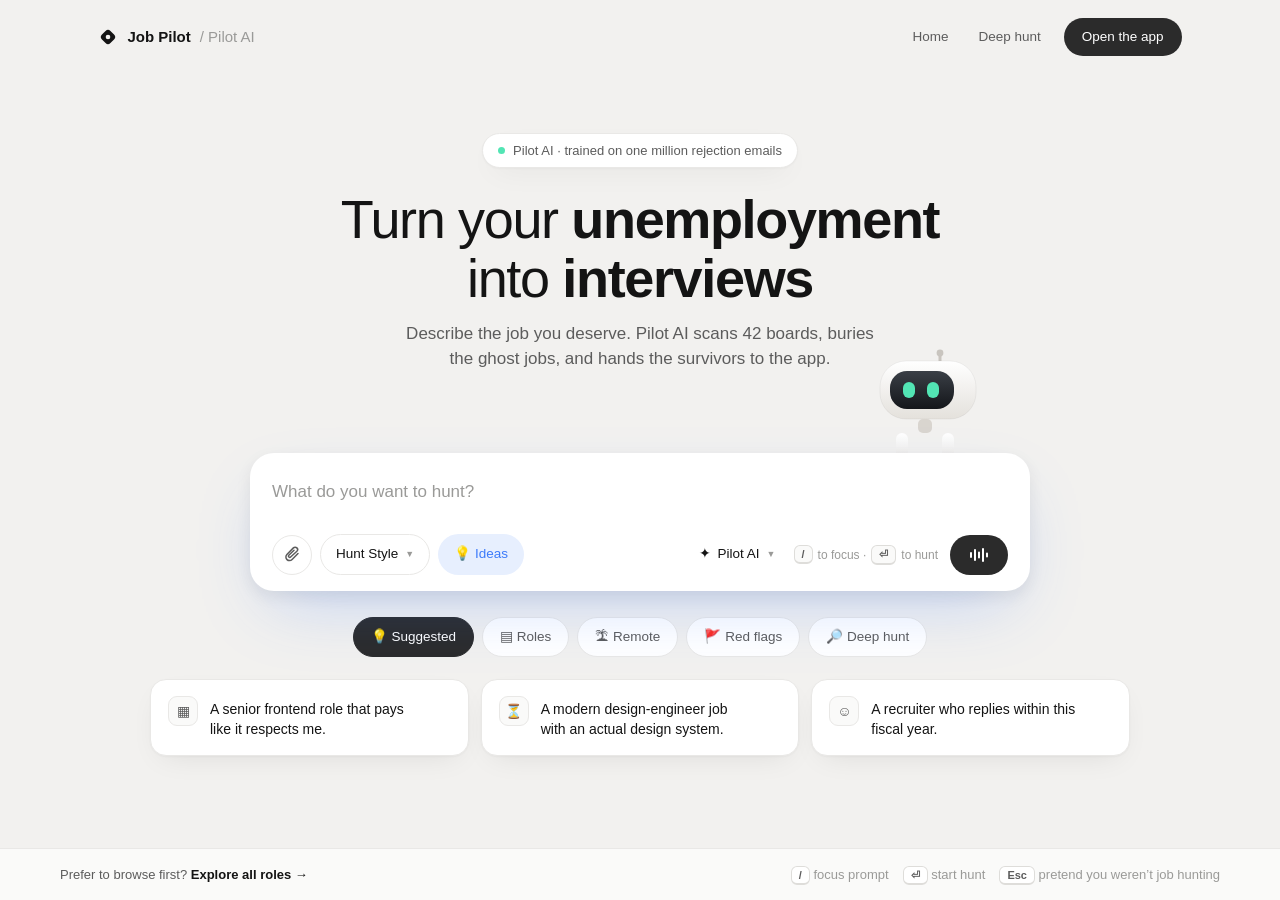
<file: jobhunt/create.html>
<!DOCTYPE html>
<html lang="en">
<head>
  <meta charset="UTF-8">
  <meta name="viewport" content="width=device-width, initial-scale=1.0">
  <title>Pilot AI — turn your unemployment into interviews</title>
  <meta name="description" content="Describe the job you deserve. Pilot AI turns it into a hunt.">
  <link rel="icon" href="data:image/svg+xml,<svg xmlns='http://www.w3.org/2000/svg' viewBox='0 0 100 100'><rect x='18' y='18' width='64' height='64' rx='18' transform='rotate(45 50 50)' fill='%230D0D0D'/></svg>">
  <style>
    :root {
      --bg: #F2F1EF;
      --panel: #FAFAF9;
      --card: #FFFFFF;
      --ink: #141414;
      --ink-2: #5C5C5C;
      --muted: #9A9A98;
      --line: #E9E8E6;
      --line-2: #DEDDDA;
      --blue: #3D7BFA;
      --blue-soft: #E7EFFE;
      --dark: #2B2B2B;
      --eye: #52E5B4;
      --font: -apple-system, BlinkMacSystemFont, "Segoe UI", Helvetica, Arial, sans-serif, "Apple Color Emoji", "Segoe UI Emoji";
      --shadow-soft: 0 1px 2px rgba(20, 20, 20, 0.03), 0 10px 30px -12px rgba(20, 20, 20, 0.1);
      --shadow-pop: 0 6px 16px rgba(20, 20, 20, 0.07), 0 28px 70px -24px rgba(20, 20, 20, 0.22);
    }
    * { margin: 0; padding: 0; box-sizing: border-box; }
    body {
      font-family: var(--font);
      background: var(--bg);
      color: var(--ink);
      min-height: 100dvh;
      font-size: 15px;
      line-height: 1.5;
      -webkit-font-smoothing: antialiased;
      display: flex;
      flex-direction: column;
    }
    button { font: inherit; color: inherit; background: none; border: none; cursor: pointer; }
    a { color: inherit; text-decoration: none; }
    button:focus-visible, a:focus-visible, input:focus-visible { outline: 2px solid var(--blue); outline-offset: 2px; border-radius: 8px; }
    .wrap { width: min(1160px, 100%); margin: 0 auto; padding: 0 clamp(18px, 3vw, 40px); }

    /* ================= Web navbar ================= */
    .nav {
      display: flex; align-items: center; gap: 22px;
      padding: 18px 0;
    }
    .nav-brand { display: flex; align-items: center; gap: 9px; font-weight: 600; font-size: 15px; }
    .nav-brand svg { width: 20px; height: 20px; }
    .nav-links { margin-left: auto; display: flex; align-items: center; gap: 4px; }
    .nav-links a {
      font-size: 13.5px; font-weight: 500;
      color: var(--ink-2);
      padding: 8px 13px;
      border-radius: 999px;
    }
    .nav-links a:hover { background: #E8E7E4; color: var(--ink); }
    .nav-links a.solid {
      background: var(--dark); color: #fff;
      padding: 9px 18px;
      margin-left: 6px;
    }
    .nav-links a.solid:hover { background: #000; color: #fff; }

    /* ================= Hero ================= */
    .hero { text-align: center; padding: clamp(30px, 6.5vh, 84px) 0 0; }
    .hero .kicker {
      display: inline-flex; align-items: center; gap: 8px;
      background: var(--card);
      border: 1px solid var(--line);
      border-radius: 999px;
      padding: 7px 15px;
      font-size: 13px; font-weight: 500;
      color: var(--ink-2);
      box-shadow: var(--shadow-soft);
    }
    .hero .kicker .dot { width: 7px; height: 7px; border-radius: 50%; background: var(--eye); }
    .hero h1 {
      font-size: clamp(30px, 4.6vw, 54px);
      font-weight: 400;
      letter-spacing: -0.025em;
      line-height: 1.08;
      margin: 22px auto 0;
      max-width: 22ch;
      text-wrap: balance;
    }
    .hero h1 b { font-weight: 700; }
    .hero .sub {
      color: var(--ink-2);
      font-size: clamp(15px, 1.4vw, 17px);
      margin: 14px auto 0;
      max-width: 52ch;
    }

    /* ================= Prompt card ================= */
    .prompt-zone { position: relative; width: min(780px, 100%); margin: clamp(64px, 9vh, 96px) auto 0; }
    .prompt-card {
      position: relative;
      background: var(--card);
      border-radius: 24px;
      box-shadow: var(--shadow-pop);
      padding: 22px 22px 16px;
      z-index: 1;
      transition: box-shadow 0.2s;
    }
    .prompt-card:focus-within { box-shadow: 0 6px 16px rgba(20,20,20,0.07), 0 28px 70px -20px rgba(61, 123, 250, 0.28); }
    .prompt-input {
      width: 100%;
      border: none; outline: none;
      font: inherit; font-size: 17px;
      color: var(--ink);
      padding: 4px 0 30px;
      background: none;
    }
    .prompt-input::placeholder { color: var(--muted); }
    .prompt-input:focus-visible { outline: none; } /* focus is carried by the card's glow */
    .prompt-tools { display: flex; align-items: center; gap: 8px; }
    .t-attach {
      width: 40px; height: 40px;
      border-radius: 50%;
      border: 1px solid var(--line);
      display: grid; place-items: center;
      color: var(--ink-2);
      flex-shrink: 0;
    }
    .t-attach:hover { background: var(--panel); }
    .t-pill {
      display: inline-flex; align-items: center; gap: 7px;
      border: 1px solid var(--line);
      border-radius: 999px;
      padding: 9px 15px;
      font-size: 13.5px; font-weight: 500;
      color: var(--ink);
      white-space: nowrap;
    }
    .t-pill:hover { background: var(--panel); }
    .t-pill .car { font-size: 9px; color: var(--muted); }
    .t-pill.blue { background: var(--blue-soft); border-color: transparent; color: var(--blue); }
    .t-ai {
      margin-left: auto;
      display: inline-flex; align-items: center; gap: 7px;
      font-size: 13.5px; font-weight: 500;
      padding: 9px 10px;
      border-radius: 999px;
      white-space: nowrap;
    }
    .t-ai:hover { background: var(--panel); }
    .kbd-hint {
      display: inline-flex; align-items: center; gap: 5px;
      font-size: 12px; color: var(--muted);
      padding-right: 4px;
    }
    .kbd-hint kbd {
      font: 600 11px var(--font);
      background: var(--panel);
      border: 1px solid var(--line-2);
      border-bottom-width: 2px;
      border-radius: 6px;
      padding: 2px 7px;
      color: var(--ink-2);
    }
    .t-voice {
      width: 58px; height: 40px;
      border-radius: 999px;
      background: var(--dark);
      color: #fff;
      display: grid; place-items: center;
      flex-shrink: 0;
      transition: transform 0.15s;
    }
    .t-voice:hover { transform: translateY(-1px); }
    .t-voice:active { transform: translateY(1px); }

    /* ---- Robot perched on the prompt card ---- */
    .bot {
      position: absolute;
      right: 44px;
      top: -104px;
      width: 138px;
      z-index: 0;
      cursor: pointer;
      transition: transform 0.25s cubic-bezier(0.34, 1.56, 0.64, 1);
      animation: bob 4.5s ease-in-out infinite;
    }
    .bot:hover { transform: translateY(-4px) rotate(-2deg); }
    @keyframes bob { 0%, 100% { translate: 0 0; } 50% { translate: 0 -5px; } }
    .bot .eye { animation: blink 4s infinite; transform-origin: center; }
    @keyframes blink { 0%, 92%, 100% { transform: scaleY(1); } 95% { transform: scaleY(0.12); } }
    .bot.excited .eye-shape { display: none; }
    .bot .eye-rupee { display: none; font: 700 15px var(--font); fill: var(--eye); }
    .bot.excited .eye-rupee { display: block; }

    /* ================= Categories ================= */
    .cats {
      display: flex; gap: 8px; justify-content: center; flex-wrap: wrap;
      padding: 26px 0 8px;
    }
    .cat {
      display: inline-flex; align-items: center; gap: 8px;
      border: 1px solid var(--line);
      background: var(--card);
      border-radius: 999px;
      padding: 9px 17px;
      font-size: 13.5px; font-weight: 500;
      color: var(--ink-2);
      white-space: nowrap;
      transition: background 0.15s, color 0.15s, border-color 0.15s;
    }
    .cat[aria-selected="true"] { background: var(--dark); border-color: var(--dark); color: #fff; }
    .cat:hover:not([aria-selected="true"]) { border-color: var(--line-2); color: var(--ink); }

    /* ================= Suggestion grid ================= */
    .sugs {
      display: grid;
      grid-template-columns: repeat(auto-fit, minmax(280px, 1fr));
      gap: 12px;
      width: min(980px, 100%);
      margin: 14px auto 0;
      padding-bottom: 40px;
    }
    .sug {
      display: flex; align-items: flex-start; gap: 12px;
      text-align: left;
      background: var(--card);
      border: 1px solid var(--line);
      border-radius: 16px;
      padding: 16px 17px;
      font-size: 14px;
      line-height: 1.45;
      color: var(--ink);
      transition: transform 0.16s ease-out, box-shadow 0.16s, border-color 0.16s;
      animation: sug-in 0.35s ease-out both;
      box-shadow: var(--shadow-soft);
    }
    .sug:nth-child(2) { animation-delay: 0.05s; }
    .sug:nth-child(3) { animation-delay: 0.1s; }
    @keyframes sug-in { from { opacity: 0; transform: translateY(8px); } to { opacity: 1; transform: none; } }
    .sug:hover { transform: translateY(-2px); box-shadow: var(--shadow-pop); border-color: var(--line-2); }
    .sug .ic {
      width: 30px; height: 30px;
      border-radius: 9px;
      background: var(--panel);
      border: 1px solid var(--line);
      display: grid; place-items: center;
      color: var(--ink-2);
      flex-shrink: 0;
      font-size: 14px;
    }
    .sug .tx { flex: 1; min-width: 0; padding-top: 3px; }
    .sug .go { color: var(--ink-2); opacity: 0; transition: opacity 0.14s, transform 0.14s; transform: translateX(-4px); padding-top: 5px; }
    .sug:hover .go { opacity: 1; transform: none; }

    /* ================= Web footer ================= */
    .foot {
      margin-top: auto;
      border-top: 1px solid var(--line);
      background: var(--panel);
    }
    .foot-in {
      display: flex; align-items: center; justify-content: space-between; gap: 16px;
      padding: 16px 0;
      font-size: 13px; color: var(--ink-2);
      flex-wrap: wrap;
    }
    .foot-in a { font-weight: 600; color: var(--ink); }
    .foot-in a:hover { text-decoration: underline; }
    .foot-keys { display: flex; align-items: center; gap: 14px; color: var(--muted); }
    .foot-keys kbd {
      font: 600 11px var(--font);
      background: var(--card);
      border: 1px solid var(--line-2);
      border-bottom-width: 2px;
      border-radius: 6px;
      padding: 2px 7px;
      color: var(--ink-2);
    }

    /* ================= App-ish fallback on small screens ================= */
    @media (max-width: 720px) {
      .nav-links a:not(.solid) { display: none; }
      .prompt-zone { margin-top: 84px; }
      .bot { width: 116px; right: 20px; top: -88px; }
      .kbd-hint { display: none; }
      .t-pill { padding: 8px 12px; font-size: 12.5px; }
      .t-ai { padding: 8px 8px; }
      .t-ai .ai-label { display: none; }
      .t-voice { width: 48px; }
      .sugs { grid-template-columns: 1fr; }
      .foot-keys { display: none; }
      .foot-in { justify-content: center; }
    }
    @media (prefers-reduced-motion: reduce) {
      *, *::before, *::after { animation-duration: 0.01ms !important; transition-duration: 0.01ms !important; }
    }
  </style>
</head>
<body>
  <!-- ================= Navbar ================= -->
  <header class="wrap">
    <nav class="nav" aria-label="Primary">
      <a class="nav-brand" href="index.html">
        <svg viewBox="0 0 26 26" style="color:#141414" aria-hidden="true"><rect x="5.2" y="5.2" width="15.6" height="15.6" rx="4.5" transform="rotate(45 13 13)" fill="currentColor"/><circle cx="13" cy="13" r="3" fill="#F2F1EF"/></svg>
        Job Pilot <span style="color:var(--muted);font-weight:500">/ Pilot AI</span>
      </a>
      <div class="nav-links">
        <a href="index.html">Home</a>
        <a href="research.html">Deep hunt</a>
        <a class="solid" href="app.html">Open the app</a>
      </div>
    </nav>
  </header>

  <main class="wrap" style="flex:1">
    <!-- ================= Hero ================= -->
    <section class="hero">
      <span class="kicker"><span class="dot"></span> Pilot AI · trained on one million rejection emails</span>
      <h1>Turn your <b>unemployment</b> into <b>interviews</b></h1>
      <p class="sub">Describe the job you deserve. Pilot AI scans 42 boards, buries the ghost jobs, and hands the survivors to the app.</p>
    </section>

    <!-- ================= Prompt ================= -->
    <div class="prompt-zone">
      <svg class="bot" id="bot" viewBox="0 0 138 120" aria-label="Pilot bot — click for encouragement" role="img">
        <defs>
          <linearGradient id="shell" x1="0" y1="0" x2="0" y2="1">
            <stop offset="0" stop-color="#FFFFFF"/>
            <stop offset="1" stop-color="#E4E1DC"/>
          </linearGradient>
          <linearGradient id="visor" x1="0" y1="0" x2="0" y2="1">
            <stop offset="0" stop-color="#3A3F46"/>
            <stop offset="1" stop-color="#14161A"/>
          </linearGradient>
        </defs>
        <line x1="92" y1="14" x2="92" y2="4" stroke="#C9C5BF" stroke-width="3" stroke-linecap="round"/>
        <circle cx="92" cy="4" r="3.4" fill="#C9C5BF"/>
        <rect x="32" y="12" width="96" height="58" rx="26" fill="url(#shell)"/>
        <rect x="32" y="12" width="96" height="58" rx="26" fill="none" stroke="rgba(20,20,20,0.05)"/>
        <rect x="42" y="22" width="64" height="38" rx="17" fill="url(#visor)"/>
        <g class="eye">
          <rect class="eye-shape" x="55" y="33" width="12" height="16" rx="6" fill="var(--eye)"/>
          <text class="eye-rupee" x="55" y="47">₹</text>
        </g>
        <g class="eye" style="animation-delay:0.08s">
          <rect class="eye-shape" x="79" y="33" width="12" height="16" rx="6" fill="var(--eye)"/>
          <text class="eye-rupee" x="79" y="47">₹</text>
        </g>
        <rect x="70" y="70" width="14" height="14" rx="5" fill="#D9D5CF"/>
        <rect x="48" y="84" width="12" height="34" rx="6" fill="url(#shell)"/>
        <rect x="94" y="84" width="12" height="34" rx="6" fill="url(#shell)"/>
      </svg>

      <div class="prompt-card">
        <form id="promptForm">
          <input class="prompt-input" id="promptInput" type="text"
                 placeholder="What do you want to hunt?" autocomplete="off"
                 aria-label="Describe the job you want">
          <div class="prompt-tools">
            <button class="t-attach" type="button" id="attachBtn" title="Attach resume v14" aria-label="Attach resume">
              <svg width="16" height="17" viewBox="0 0 16 17" fill="none"><path d="M14 7.5l-5.9 6a3.6 3.6 0 01-5.2-5l6.5-6.6a2.4 2.4 0 013.5 3.4L6.6 11a1.2 1.2 0 01-1.8-1.7L10 4.2" stroke="currentColor" stroke-width="1.5" stroke-linecap="round" stroke-linejoin="round"/></svg>
            </button>
            <button class="t-pill" type="button" id="styleBtn">
              <span id="styleLabel">Hunt Style</span> <span class="car">▼</span>
            </button>
            <button class="t-pill blue" type="button" id="ideasBtn">💡 Ideas</button>
            <button class="t-ai" type="button" id="aiBtn">✦ <span class="ai-label">Pilot AI</span> <span class="car" style="font-size:9px;color:var(--muted)">▼</span></button>
            <span class="kbd-hint"><kbd>/</kbd> to focus · <kbd>⏎</kbd> to hunt</span>
            <button class="t-voice" type="button" id="voiceBtn" aria-label="Voice input">
              <svg width="20" height="14" viewBox="0 0 20 14" fill="none"><path d="M2 5v4M6 2v10M10 4.5v5M14 1v12M18 5.5v3" stroke="currentColor" stroke-width="2" stroke-linecap="round"/></svg>
            </button>
          </div>
        </form>
      </div>
    </div>

    <!-- ================= Categories + suggestions ================= -->
    <div class="cats" role="tablist" aria-label="Suggestion categories" id="cats"></div>
    <div class="sugs" id="sugs" aria-live="polite"></div>
  </main>

  <!-- ================= Footer ================= -->
  <footer class="foot">
    <div class="wrap foot-in">
      <span>Prefer to browse first? <a href="app.html">Explore all roles →</a></span>
      <span class="foot-keys">
        <span><kbd>/</kbd> focus prompt</span>
        <span><kbd>⏎</kbd> start hunt</span>
        <span><kbd>Esc</kbd> pretend you weren’t job hunting</span>
      </span>
    </div>
  </footer>

  <script>
    const $ = s => document.querySelector(s);
    const pick = a => a[Math.floor(Math.random() * a.length)];

    /* ---- Suggestion sets per category ---- */
    const CATS = [
      { key: 'suggested', icon: '💡', label: 'Suggested', sugs: [
        ['▦', 'A senior frontend role that pays like it respects me.'],
        ['⏳', 'A modern design-engineer job with an actual design system.'],
        ['☺', 'A recruiter who replies within this fiscal year.'],
      ]},
      { key: 'roles', icon: '▤', label: 'Roles', sugs: [
        ['⌘', 'Design Engineer, ₹50L+, founders who answer email.'],
        ['▦', 'Staff Frontend, no jQuery, no exceptions.'],
        ['✎', 'Anything where “full-stack” doesn’t secretly mean “also DevOps”.'],
      ]},
      { key: 'remote', icon: '🏝', label: 'Remote', sugs: [
        ['🏝', 'Remote only, above 40L, IST-friendly standups.'],
        ['🛋', 'A job I can do without ever seeing Gurugram again.'],
        ['🌏', 'Remote-first, not “remote until the lease ends”.'],
      ]},
      { key: 'flags', icon: '🚩', label: 'Red flags', sugs: [
        ['🚩', 'Show me everything, red flags included. I can take it.'],
        ['🫠', 'No “we’re a family” companies. My family is enough.'],
        ['🎸', 'Zero rockstar/ninja titles. This is a workplace.'],
      ]},
      { key: 'deep', icon: '🔎', label: 'Deep hunt', sugs: [
        ['🔎', 'Run a deep hunt across all 9 sources overnight.'],
        ['🦴', 'Carbon-date every listing and bury the fossils.'],
        ['📊', 'Deep hunt with real salaries from levels.fyi, no “competitive”.'],
      ]},
    ];

    const catsEl = $('#cats'), sugsEl = $('#sugs');
    function renderCats(activeKey) {
      catsEl.innerHTML = CATS.map(c =>
        `<button class="cat" role="tab" aria-selected="${c.key === activeKey}" data-k="${c.key}">${c.icon} ${c.label}</button>`).join('');
      const cat = CATS.find(c => c.key === activeKey);
      sugsEl.innerHTML = cat.sugs.map(([ic, tx]) =>
        `<button class="sug" data-q="${tx.replace(/"/g, '&quot;')}" ${cat.key === 'deep' ? 'data-deep="1"' : ''}>
          <span class="ic">${ic}</span><span class="tx">${tx}</span>
          <span class="go">→</span>
        </button>`).join('');
    }
    catsEl.addEventListener('click', e => {
      const c = e.target.closest('.cat');
      if (c) renderCats(c.dataset.k);
    });
    renderCats('suggested');

    /* ---- Launch: everything funnels into the app ---- */
    function launch(q, deep) {
      const p = new URLSearchParams();
      if (q) p.set('q', q);
      if (deep) p.set('deep', '1');
      location.href = 'app.html' + (p.toString() ? '?' + p.toString() : '');
    }
    sugsEl.addEventListener('click', e => {
      const s = e.target.closest('.sug');
      if (s) launch(s.dataset.q, s.dataset.deep === '1');
    });
    $('#promptForm').addEventListener('submit', e => {
      e.preventDefault();
      const v = $('#promptInput').value.trim();
      launch(v || 'Find me frontend roles', false);
    });

    /* ---- Keyboard: web-centric shortcuts ---- */
    const input = $('#promptInput');
    if (matchMedia('(min-width: 900px)').matches) input.focus();
    document.addEventListener('keydown', e => {
      if (e.key === '/' && document.activeElement !== input) { e.preventDefault(); input.focus(); }
      if (e.key === 'Escape' && document.activeElement === input) input.blur();
    });

    /* ---- Toys ---- */
    const toastQueue = msg => {
      let t = $('#tinyToast');
      if (!t) {
        t = document.createElement('div');
        t.id = 'tinyToast';
        t.style.cssText = 'position:fixed;left:50%;bottom:70px;transform:translateX(-50%);background:#141414;color:#fff;padding:10px 18px;border-radius:999px;font-size:13px;z-index:50;max-width:88vw;text-align:center;box-shadow:0 8px 30px rgba(0,0,0,.25);transition:opacity .25s;opacity:0;pointer-events:none';
        document.body.appendChild(t);
      }
      t.textContent = msg;
      t.style.opacity = '1';
      clearTimeout(t._h);
      t._h = setTimeout(() => { t.style.opacity = '0'; }, 3200);
    };

    const STYLES = ['Hunt Style', 'Minimal desperation', 'Corporate cosplay', 'Full goblin mode', 'Rent is due'];
    let styleIx = 0;
    $('#styleBtn').addEventListener('click', () => {
      styleIx = (styleIx + 1) % STYLES.length;
      $('#styleLabel').textContent = STYLES[styleIx];
      if (styleIx === 4) toastQueue('Rent mode: standards lowered by exactly 30%. Godspeed.');
    });
    $('#ideasBtn').addEventListener('click', () => {
      const cat = CATS[Math.floor(Math.random() * CATS.length)];
      renderCats(cat.key);
      toastQueue('Ideas refreshed. The market, unfortunately, is the same.');
    });
    $('#aiBtn').addEventListener('click', () => toastQueue('Pilot AI v5 — trained on 42 boards and one million rejection emails.'));
    $('#voiceBtn').addEventListener('click', () => toastQueue('Voice mode: I heard a sigh. Searching accordingly…'));
    $('#attachBtn').addEventListener('click', () => toastQueue('resume_v14_FINAL_final(2).pdf attached. Bold of you.'));

    const bot = $('#bot');
    bot.addEventListener('click', () => {
      bot.classList.add('excited');
      toastQueue(pick([
        'Beep. You are statistically hireable. 🤖',
        'I believe in you. I am programmed to, but still.',
        'Salary detected in your future. Probability: rising.',
      ]));
      setTimeout(() => bot.classList.remove('excited'), 1600);
    });

    document.addEventListener('visibilitychange', () => {
      document.title = document.hidden ? 'The robot misses you.' : 'Pilot AI — turn your unemployment into interviews';
    });
    console.log('%c◆ Pilot AI — describe the job you deserve.', 'font-weight:600');
  </script>
</body>
</html>
</file>
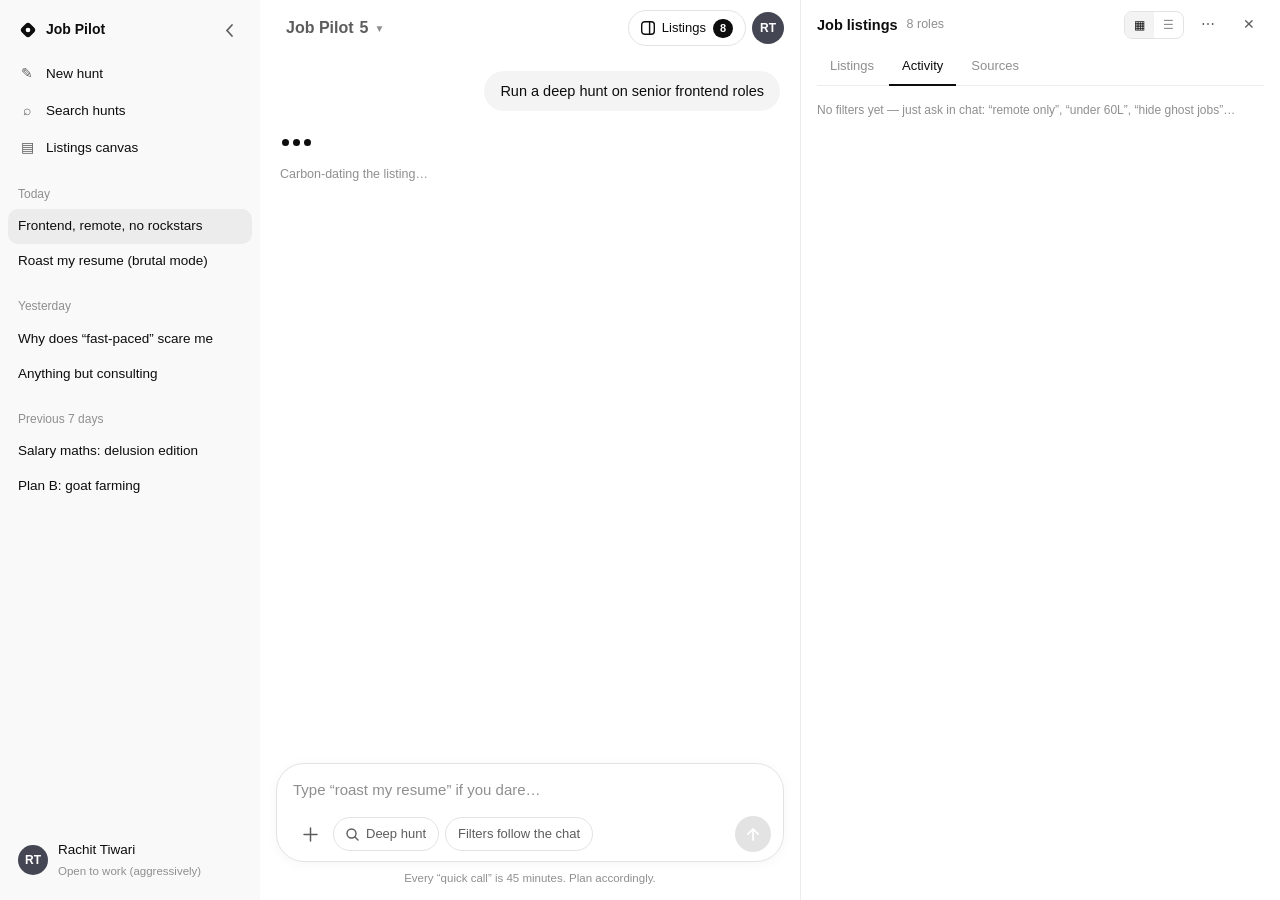
<file: jobhunt/research.html>
<!DOCTYPE html>
<html lang="en">
<head>
  <meta charset="UTF-8">
  <meta name="viewport" content="width=device-width, initial-scale=1.0">
  <title>Job Pilot — deep hunt</title>
  <meta name="description" content="Chat with Job Pilot. Listings land in the canvas, filters follow the conversation.">
  <link rel="icon" href="data:image/svg+xml,<svg xmlns='http://www.w3.org/2000/svg' viewBox='0 0 100 100'><rect x='18' y='18' width='64' height='64' rx='18' transform='rotate(45 50 50)' fill='%230D0D0D'/></svg>">
  <style>
    /* ============================================================
       Faithful ChatGPT chrome. White canvas, neutral grays, black
       actions, system font. No brand color anywhere in the app.
       ============================================================ */
    :root {
      --bg: #FFFFFF;
      --sidebar: #F9F9F9;
      --ink: #0D0D0D;
      --ink-2: #5D5D5D;
      --muted: #8F8F8F;
      --line: #ECECEC;
      --line-2: #E3E3E3;
      --hover: #ECECEC;
      --hover-soft: #F3F3F3;
      --bubble: #F4F4F4;
      --chip: #F7F7F7;
      --good: #10A37F;
      --font: -apple-system, BlinkMacSystemFont, "Segoe UI", Helvetica, Arial, sans-serif, "Apple Color Emoji", "Segoe UI Emoji";
      --shadow-pop: 0 4px 12px rgba(0, 0, 0, 0.08), 0 12px 40px -8px rgba(0, 0, 0, 0.16);
      --z-panel: 30; --z-scrim: 25; --z-pop: 40; --z-toast: 50;
    }
    * { margin: 0; padding: 0; box-sizing: border-box; }
    body {
      font-family: var(--font);
      background: var(--bg);
      color: var(--ink);
      height: 100dvh;
      overflow: hidden;
      font-size: 14px;
      line-height: 1.55;
      -webkit-font-smoothing: antialiased;
    }
    button { font: inherit; color: inherit; background: none; border: none; cursor: pointer; }
    a { color: inherit; text-decoration: none; }
    button:focus-visible, input:focus-visible, textarea:focus-visible { outline: 2px solid #9CBCF0; outline-offset: 2px; border-radius: 6px; }

    .app { display: flex; height: 100dvh; }

    /* ================= Sidebar ================= */
    .side {
      width: 260px; flex-shrink: 0;
      background: var(--sidebar);
      display: flex; flex-direction: column;
      padding: 10px 8px 10px;
    }
    .side-top { display: flex; align-items: center; justify-content: space-between; padding: 4px 6px 10px; }
    .brand { display: flex; align-items: center; gap: 8px; padding: 4px 4px; border-radius: 8px; }
    .brand:hover { background: var(--hover); }
    .brand svg { width: 20px; height: 20px; }
    .brand b { font-size: 14px; font-weight: 600; }
    .side-collapse { color: var(--ink-2); width: 32px; height: 32px; display: grid; place-items: center; border-radius: 8px; }
    .side-collapse:hover { background: var(--hover); }

    .side-item {
      display: flex; align-items: center; gap: 10px;
      width: 100%; text-align: left;
      padding: 8px 10px;
      border-radius: 10px;
      font-size: 13.5px;
      color: var(--ink);
    }
    .side-item:hover { background: var(--hover); }
    .side-item .ic { width: 18px; text-align: center; color: var(--ink-2); flex-shrink: 0; }
    .side-label { font-size: 12px; font-weight: 500; color: var(--muted); padding: 18px 10px 6px; }
    .chat-item {
      display: block; width: 100%; text-align: left;
      padding: 7px 10px;
      border-radius: 10px;
      font-size: 13.5px;
      color: var(--ink);
      white-space: nowrap; overflow: hidden; text-overflow: ellipsis;
    }
    .chat-item:hover { background: var(--hover); }
    .chat-item.on { background: var(--hover); font-weight: 500; }
    .side-scroll { flex: 1; overflow-y: auto; min-height: 0; }

    .side-me {
      display: flex; align-items: center; gap: 10px;
      padding: 8px 10px;
      border-radius: 10px;
      margin-top: 6px;
    }
    .side-me:hover { background: var(--hover); }
    .ava {
      width: 30px; height: 30px; border-radius: 50%;
      background: #444654;
      color: #fff; font-size: 12px; font-weight: 600;
      display: grid; place-items: center; flex-shrink: 0;
    }
    .side-me .nm { font-size: 13.5px; font-weight: 500; line-height: 1.25; }
    .side-me .st { font-size: 11.5px; color: var(--muted); }

    /* ================= Main ================= */
    .main { flex: 1; min-width: 0; display: flex; flex-direction: column; position: relative; background: var(--bg); }

    .top {
      display: flex; align-items: center; gap: 8px;
      padding: 10px 16px;
      flex-shrink: 0;
    }
    .hamb { display: none; width: 36px; height: 36px; place-items: center; border-radius: 8px; }
    .hamb:hover { background: var(--hover-soft); }

    .model { position: relative; }
    .model > button {
      display: flex; align-items: center; gap: 6px;
      font-size: 16px; font-weight: 600;
      color: var(--ink-2);
      padding: 6px 10px;
      border-radius: 10px;
    }
    .model > button:hover { background: var(--hover-soft); }
    .model > button .car { font-size: 10px; color: var(--muted); }
    .model-pop {
      position: absolute; top: calc(100% + 6px); left: 0;
      width: 300px;
      background: #fff;
      border: 1px solid var(--line);
      border-radius: 14px;
      box-shadow: var(--shadow-pop);
      padding: 6px;
      z-index: var(--z-pop);
      display: none;
    }
    .model.open .model-pop { display: block; }
    .model-opt {
      display: flex; flex-direction: column; gap: 1px;
      width: 100%; text-align: left;
      padding: 9px 11px;
      border-radius: 9px;
    }
    .model-opt:hover { background: var(--hover-soft); }
    .model-opt b { font-size: 13.5px; font-weight: 600; display: flex; align-items: center; gap: 8px; }
    .model-opt span { font-size: 12px; color: var(--muted); }
    .model-opt .tick { margin-left: auto; color: var(--ink); }

    .top-right { margin-left: auto; display: flex; align-items: center; gap: 6px; }
    .top-btn {
      display: inline-flex; align-items: center; gap: 7px;
      border-radius: var(--pill, 999px);
      padding: 7px 12px;
      font-size: 13px; font-weight: 500;
      color: var(--ink);
      border: 1px solid var(--line-2);
      background: #fff;
    }
    .top-btn:hover { background: var(--hover-soft); }
    .top-btn .ct {
      background: var(--ink); color: #fff;
      font-size: 11px; font-weight: 600;
      border-radius: 999px;
      padding: 1px 7px;
    }
    .top-ava { width: 32px; height: 32px; }

    /* ================= Work area (chat + composer) ================= */
    .work { flex: 1; min-height: 0; display: flex; flex-direction: column; }
    .chat { flex: 1; min-height: 0; overflow-y: auto; scroll-behavior: smooth; }
    .chat-inner { max-width: 46rem; margin: 0 auto; padding: 14px 20px 24px; display: flex; flex-direction: column; gap: 22px; }

    /* Empty state: composer centered, heading above, chips below */
    .work.zero { justify-content: center; gap: 0; }
    .work.zero .chat { flex: 0 0 auto; overflow: visible; }
    .zero-h {
      text-align: center;
      font-size: 28px;
      font-weight: 400;
      letter-spacing: -0.01em;
      padding: 0 20px 22px;
      color: var(--ink);
    }
    .zero-chips {
      display: flex; flex-wrap: wrap; gap: 8px; justify-content: center;
      padding: 18px 20px 0;
    }
    .work:not(.zero) .zero-chips, .work:not(.zero) .zero-h { display: none; }
    .z-chip {
      display: inline-flex; align-items: center; gap: 8px;
      border: 1px solid var(--line-2);
      border-radius: 999px;
      padding: 8px 15px;
      font-size: 13px;
      color: var(--ink-2);
    }
    .z-chip:hover { background: var(--hover-soft); }

    /* Messages */
    .m { animation: m-in 0.3s ease-out; }
    @keyframes m-in { from { opacity: 0; transform: translateY(8px); } to { opacity: 1; transform: none; } }
    .m.usr { display: flex; justify-content: flex-end; }
    .m.usr .bub {
      background: var(--bubble);
      border-radius: 22px;
      padding: 9px 16px;
      max-width: 72%;
      font-size: 14.5px;
    }
    .m.bot .bub { font-size: 14.5px; line-height: 1.65; display: flex; flex-direction: column; gap: 12px; }
    .m .bub p + p { margin-top: 10px; }
    .m .bub .hl { font-size: 17px; font-weight: 700; letter-spacing: -0.01em; }
    .cite {
      display: inline-grid; place-items: center;
      min-width: 18px; height: 18px;
      background: var(--chip);
      border: 1px solid var(--line-2);
      color: var(--ink-2);
      border-radius: 999px;
      font-size: 10px; font-weight: 600;
      padding: 0 4px;
      vertical-align: 2px;
      margin: 0 1px;
      cursor: pointer;
    }
    .cite:hover { background: var(--hover); }

    .think-line { font-size: 12.5px; color: var(--muted); }
    .spark {
      position: absolute; z-index: 5;
      font-size: 11px; color: var(--ink);
      pointer-events: none;
      animation: spark 0.85s ease-out forwards;
    }
    @keyframes spark {
      from { opacity: 1; transform: translate(0, 0) scale(0.6); }
      to { opacity: 0; transform: translate(var(--dx, 20px), var(--dy, -30px)) scale(1.2); }
    }
    .boo {
      position: absolute; left: 50%; top: 30%;
      font-size: 26px; pointer-events: none; z-index: 5;
      animation: boo 1.5s ease-out forwards;
    }
    @keyframes boo {
      from { opacity: 0; transform: translate(-50%, 12px); }
      25% { opacity: 1; }
      to { opacity: 0; transform: translate(-50%, -48px) rotate(-8deg); }
    }
    .typing { display: inline-flex; gap: 4px; padding: 6px 2px; }
    .typing i { width: 7px; height: 7px; border-radius: 50%; background: var(--ink); animation: ty 1s infinite; }
    .typing i:nth-child(2) { animation-delay: 0.15s; }
    .typing i:nth-child(3) { animation-delay: 0.3s; }
    @keyframes ty { 0%, 60%, 100% { opacity: 0.25; } 30% { opacity: 1; } }

    /* Deep research card — ChatGPT activity style */
    .deep {
      border: 1px solid var(--line);
      border-radius: 16px;
      overflow: hidden;
      max-width: 480px;
    }
    .deep-head { display: flex; align-items: center; gap: 11px; padding: 12px 15px; }
    .deep-head .sig {
      width: 32px; height: 32px; border-radius: 50%;
      border: 1px solid var(--line-2);
      display: grid; place-items: center; font-size: 14px;
      flex-shrink: 0;
    }
    .deep-head b { font-size: 13.5px; font-weight: 600; display: block; }
    .deep-head .st { font-size: 12.5px; color: var(--muted); display: block; }
    .deep-prog { height: 3px; background: var(--hover-soft); }
    .deep-prog i { display: block; height: 100%; background: var(--ink); width: 0%; transition: width 0.6s ease-out; }
    .deep-foot {
      display: flex; align-items: center; justify-content: space-between; gap: 10px;
      padding: 9px 15px;
      font-size: 12.5px; color: var(--muted);
    }
    .deep-foot button { color: var(--ink); font-weight: 600; font-size: 12.5px; }
    .deep-foot button:hover { text-decoration: underline; }
    .deep.done .sig { background: var(--ink); border-color: var(--ink); color: #fff; }

    /* ================= Composer ================= */
    .comp { flex-shrink: 0; padding: 6px 16px calc(12px + env(safe-area-inset-bottom)); }
    .comp-inner { max-width: 46rem; margin: 0 auto; }
    .comp-box {
      background: #fff;
      border: 1px solid var(--line-2);
      border-radius: 28px;
      box-shadow: 0 2px 12px rgba(0, 0, 0, 0.04);
      padding: 10px 12px 9px 16px;
      transition: box-shadow 0.15s;
    }
    .comp-box:focus-within { box-shadow: 0 2px 16px rgba(0, 0, 0, 0.09); }
    .comp-in textarea {
      width: 100%;
      border: none; background: none; resize: none;
      font: inherit; font-size: 15px; color: var(--ink);
      max-height: 140px;
      padding: 4px 0 2px;
      outline: none;
    }
    .comp-in textarea::placeholder { color: var(--muted); }
    .comp-tools { display: flex; align-items: center; gap: 6px; padding-top: 6px; }
    .tool-b {
      display: inline-flex; align-items: center; gap: 7px;
      border: 1px solid var(--line-2);
      border-radius: 999px;
      padding: 6px 12px;
      font-size: 13px;
      color: var(--ink-2);
    }
    .tool-b:hover { background: var(--hover-soft); }
    .tool-b[aria-pressed="true"] { background: #E7F0FE; border-color: #BFD6FA; color: #1B62CE; }
    .tool-round { width: 34px; height: 34px; border-radius: 50%; display: grid; place-items: center; color: var(--ink-2); }
    .tool-round:hover { background: var(--hover-soft); }
    .send {
      width: 36px; height: 36px; border-radius: 50%;
      background: var(--ink); color: #fff;
      display: grid; place-items: center;
      flex-shrink: 0;
    }
    .send:hover { opacity: 0.85; }
    .send:disabled { background: var(--line-2); color: #fff; cursor: default; }
    .comp-hint { text-align: center; font-size: 11.5px; color: var(--muted); padding-top: 8px; }

    /* ================= Canvas ================= */
    .canvas {
      width: 480px; flex-shrink: 0;
      background: #fff;
      border-left: 1px solid var(--line);
      display: flex; flex-direction: column;
      min-width: 0;
    }
    .app.no-canvas .canvas { display: none; }
    .cv-head { padding: 10px 16px 0; flex-shrink: 0; }
    .cv-titlebar { display: flex; align-items: center; gap: 9px; }
    .cv-titlebar h2 { font-size: 14.5px; font-weight: 600; }
    .cv-count { color: var(--muted); font-size: 12.5px; font-weight: 400; }
    .cv-x, .cv-ico { width: 30px; height: 30px; display: grid; place-items: center; color: var(--ink-2); border-radius: 8px; }
    .cv-x:hover, .cv-ico:hover { background: var(--hover-soft); }
    .cv-x { margin-left: 2px; }
    .view-tog { margin-left: auto; display: flex; border: 1px solid var(--line-2); border-radius: 8px; overflow: hidden; }
    .view-tog button { padding: 4px 9px; font-size: 12px; color: var(--muted); }
    .view-tog button[aria-pressed="true"] { background: var(--hover-soft); color: var(--ink); }
    .cv-tabs { display: flex; gap: 2px; margin-top: 8px; border-bottom: 1px solid var(--line); }
    .cv-tab {
      padding: 8px 13px;
      font-size: 13px; font-weight: 500;
      color: var(--muted);
      border-bottom: 2px solid transparent;
      margin-bottom: -1px;
    }
    .cv-tab[aria-selected="true"] { color: var(--ink); border-bottom-color: var(--ink); }
    .cv-tab .n { font-size: 11.5px; color: var(--muted); margin-left: 3px; }
    .cv-tab[hidden] { display: none; }

    .cv-filters { display: flex; flex-wrap: wrap; gap: 7px; padding: 11px 16px 3px; }
    .f-chip {
      display: inline-flex; align-items: center; gap: 6px;
      background: var(--chip);
      border: 1px solid var(--line-2);
      color: var(--ink-2);
      border-radius: 999px;
      padding: 4px 6px 4px 11px;
      font-size: 12px; font-weight: 500;
      animation: m-in 0.25s ease-out;
    }
    .f-chip button { width: 16px; height: 16px; border-radius: 50%; display: grid; place-items: center; font-size: 12px; line-height: 1; color: var(--muted); }
    .f-chip button:hover { background: var(--line-2); color: var(--ink); }
    .cv-filters .hint { font-size: 12px; color: var(--muted); padding: 4px 0; }

    .cv-body { flex: 1; min-height: 0; overflow-y: auto; padding: 10px 16px 18px; }
    .cv-pane[hidden] { display: none; }

    /* Job cards — neutral */
    .jcard {
      border: 1px solid var(--line);
      background: #fff;
      border-radius: 16px;
      padding: 14px 15px;
      transition: border-color 0.15s, opacity 0.3s, transform 0.3s;
    }
    .jcard + .jcard { margin-top: 10px; }
    .jcard:hover { border-color: #CFCFCF; }
    .jcard.pinned { border-color: var(--ink); }
    .jcard.ghosty { border-style: dashed; background: #FAFAFA; }
    .jcard.gone { opacity: 0; transform: translateX(60px); }
    .j-top { display: flex; gap: 11px; align-items: flex-start; }
    .j-logo {
      width: 36px; height: 36px; border-radius: 10px;
      background: var(--chip);
      border: 1px solid var(--line);
      display: grid; place-items: center;
      color: var(--ink); font-weight: 600; font-size: 14px;
      flex-shrink: 0;
    }
    .j-name { min-width: 0; flex: 1; }
    .j-name b { font-size: 14px; font-weight: 600; display: block; line-height: 1.35; }
    .j-name span { font-size: 12.5px; color: var(--muted); }
    .j-match {
      flex-shrink: 0;
      font-size: 12px; font-weight: 600;
      color: var(--ink-2);
      border: 1px solid var(--line-2);
      border-radius: 999px;
      padding: 3px 9px;
    }
    .j-mid { display: flex; flex-wrap: wrap; gap: 5px 12px; align-items: center; margin-top: 9px; }
    .j-sal { font-size: 13px; font-weight: 600; }
    .j-tag { font-size: 11.5px; background: var(--chip); border: 1px solid var(--line); border-radius: 999px; padding: 2.5px 9px; color: var(--ink-2); }
    .j-note { font-size: 12.5px; color: var(--ink-2); border-left: 2px solid var(--line-2); padding: 2px 0 2px 10px; margin-top: 10px; line-height: 1.5; }
    .j-act { display: flex; gap: 7px; margin-top: 12px; }
    .jb { font-size: 12.5px; font-weight: 500; border-radius: 999px; padding: 6px 13px; }
    .jb.apply { background: var(--ink); color: #fff; }
    .jb.apply:hover { opacity: 0.85; }
    .jb.apply.did { background: var(--good); }
    .jb.pin { border: 1px solid var(--line-2); color: var(--ink); background: #fff; }
    .jb.pin:hover { background: var(--hover-soft); }
    .jb.pin.did { background: var(--ink); border-color: var(--ink); color: #fff; }
    .jb.yeet { margin-left: auto; color: var(--muted); padding: 6px 8px; }
    .jb.yeet:hover { color: var(--ink); }
    .cv-empty { text-align: center; color: var(--muted); padding: 56px 24px; font-size: 13.5px; }
    .cv-empty .big { font-size: 16px; font-weight: 600; color: var(--ink-2); display: block; margin-bottom: 6px; }

    /* Table view */
    .jtable { width: 100%; border-collapse: collapse; font-size: 12.5px; }
    .jtable th { text-align: left; font-size: 11.5px; color: var(--muted); font-weight: 500; padding: 8px 8px; border-bottom: 1px solid var(--line); }
    .jtable td { padding: 10px 8px; border-bottom: 1px solid var(--line); vertical-align: top; }
    .jtable .r { font-weight: 600; }
    .jtable .c { color: var(--muted); font-size: 11.5px; display: block; }
    .jtable .mm { font-weight: 600; }

    /* Activity + sources */
    .act-li { display: flex; gap: 11px; padding: 8px 2px; font-size: 13px; color: var(--ink-2); animation: m-in 0.3s ease-out; }
    .act-li .tk { width: 20px; height: 20px; border-radius: 50%; border: 1px solid var(--line-2); display: grid; place-items: center; font-size: 10px; color: var(--good); flex-shrink: 0; margin-top: 1px; }
    .act-li.live .tk i { width: 7px; height: 7px; border-radius: 50%; background: var(--ink); display: block; animation: pulse 1s ease-in-out infinite; }
    @keyframes pulse { 50% { opacity: 0.3; } }
    .act-li .tm { margin-left: auto; font-size: 11px; color: var(--muted); flex-shrink: 0; padding-top: 2px; }
    .src-li { display: flex; gap: 11px; align-items: flex-start; padding: 10px 2px; border-bottom: 1px solid var(--line); animation: m-in 0.3s; }
    .src-li .fv { width: 26px; height: 26px; border-radius: 50%; background: var(--chip); border: 1px solid var(--line); display: grid; place-items: center; font-size: 12px; flex-shrink: 0; }
    .src-li b { font-size: 13px; font-weight: 600; display: block; }
    .src-li span { font-size: 12px; color: var(--muted); }
    .src-li .ix { margin-left: auto; font-size: 11px; color: var(--muted); flex-shrink: 0; padding-top: 3px; }

    /* ================= Toast / scrim ================= */
    .toast {
      position: fixed; left: 50%; bottom: 22px;
      transform: translate(-50%, 14px);
      background: var(--ink); color: #fff;
      border-radius: 999px;
      padding: 10px 18px;
      font-size: 13px;
      display: flex; gap: 12px; align-items: center;
      box-shadow: var(--shadow-pop);
      opacity: 0; pointer-events: none;
      transition: opacity 0.22s, transform 0.22s ease-out;
      z-index: var(--z-toast);
      max-width: min(92vw, 460px);
    }
    .toast.show { opacity: 1; transform: translate(-50%, 0); pointer-events: auto; }
    .toast button { color: #A8C7FA; font-weight: 600; }
    .scrim { display: none; position: fixed; inset: 0; background: rgba(0, 0, 0, 0.3); z-index: var(--z-scrim); }

    /* ================= Responsive ================= */
    @media (max-width: 1140px) {
      .canvas {
        position: fixed; inset: 0 0 0 auto;
        width: min(480px, 94vw);
        z-index: var(--z-panel);
        transform: translateX(100%);
        transition: transform 0.28s ease-out;
        box-shadow: var(--shadow-pop);
      }
      .app:not(.no-canvas) .canvas { transform: none; }
      .app:not(.no-canvas) .scrim { display: block; }
      .app.no-canvas .canvas { display: flex; }
    }
    @media (max-width: 900px) {
      .side {
        position: fixed; inset: 0 auto 0 0;
        width: min(280px, 84vw);
        z-index: var(--z-panel);
        transform: translateX(-100%);
        transition: transform 0.28s ease-out;
      }
      .side.open { transform: none; box-shadow: var(--shadow-pop); }
      .hamb { display: grid; }
      .side-collapse { display: none; }
      .zero-h { font-size: 24px; }
    }
    @media (prefers-reduced-motion: reduce) {
      *, *::before, *::after { animation-duration: 0.01ms !important; transition-duration: 0.01ms !important; }
      .chat { scroll-behavior: auto; }
    }
  </style>
</head>
<body data-autostart="deep">
  <svg width="0" height="0" style="position:absolute" aria-hidden="true">
    <symbol id="logo-d" viewBox="0 0 26 26">
      <rect x="5.2" y="5.2" width="15.6" height="15.6" rx="4.5" transform="rotate(45 13 13)" fill="currentColor"/>
      <circle cx="13" cy="13" r="3" fill="#FFFFFF"/>
    </symbol>
  </svg>

  <div class="app no-canvas" id="app">
    <!-- ================= Sidebar ================= -->
    <aside class="side" id="side" aria-label="Hunts">
      <div class="side-top">
        <a class="brand" href="index.html" aria-label="Job Pilot home">
          <svg style="color:#0D0D0D"><use href="#logo-d"/></svg><b>Job Pilot</b>
        </a>
        <button class="side-collapse" id="sideClose" aria-label="Close sidebar">
          <svg width="15" height="15" viewBox="0 0 15 15" fill="none"><path d="M9 2L4 7.5 9 13" stroke="currentColor" stroke-width="1.7" stroke-linecap="round"/></svg>
        </button>
      </div>

      <button class="side-item" id="newHunt"><span class="ic">✎</span> New hunt</button>
      <button class="side-item"><span class="ic">⌕</span> Search hunts</button>
      <button class="side-item" id="openCanvasSide"><span class="ic">▤</span> Listings canvas</button>

      <div class="side-scroll">
        <p class="side-label">Today</p>
        <button class="chat-item on">Frontend, remote, no rockstars</button>
        <button class="chat-item">Roast my resume (brutal mode)</button>
        <p class="side-label">Yesterday</p>
        <button class="chat-item">Why does “fast-paced” scare me</button>
        <button class="chat-item">Anything but consulting</button>
        <p class="side-label">Previous 7 days</p>
        <button class="chat-item">Salary maths: delusion edition</button>
        <button class="chat-item">Plan B: goat farming</button>
      </div>

      <div class="side-me">
        <span class="ava">RT</span>
        <span><span class="nm">Rachit Tiwari</span><br><span class="st">Open to work (aggressively)</span></span>
      </div>
    </aside>
    <div class="scrim" id="scrim"></div>

    <!-- ================= Main ================= -->
    <main class="main">
      <header class="top">
        <button class="hamb" id="hamb" aria-label="Open sidebar" aria-expanded="false">
          <svg width="16" height="12" viewBox="0 0 16 12" fill="none"><path d="M1 1h14M1 6h14M1 11h14" stroke="currentColor" stroke-width="1.6" stroke-linecap="round"/></svg>
        </button>

        <div class="model" id="model">
          <button aria-haspopup="listbox" aria-expanded="false" id="modelBtn">
            Job Pilot <span id="modelName">5</span> <span class="car">▼</span>
          </button>
          <div class="model-pop" role="listbox" aria-label="Model">
            <button class="model-opt" data-m="5"><b>Job Pilot 5 <span class="tick">✓</span></b><span>Thinks hard about your future</span></button>
            <button class="model-opt" data-m="mini"><b>Job Pilot mini</b><span>Fast, cheap, rent is due</span></button>
            <button class="model-opt" data-m="pro"><b>Job Pilot Pro</b><span>Applies while you sleep</span></button>
          </div>
        </div>

        <div class="top-right">
          <button class="top-btn" id="canvasBtn" aria-pressed="false">
            <svg width="14" height="14" viewBox="0 0 14 14" fill="none"><rect x="0.7" y="0.7" width="12.6" height="12.6" rx="3" stroke="currentColor" stroke-width="1.4"/><path d="M8.6 0.7v12.6" stroke="currentColor" stroke-width="1.4"/></svg>
            Listings <span class="ct" id="canvasCt">0</span>
          </button>
          <span class="ava top-ava" aria-hidden="true">RT</span>
        </div>
      </header>

      <div class="work zero" id="work">
        <!-- Chat -->
        <div class="chat" id="chat">
          <div class="chat-inner" id="feed">
            <h1 class="zero-h" id="zeroH">Where should the money come from, Rachit?</h1>
          </div>
        </div>

        <!-- Composer -->
        <div class="comp">
          <div class="comp-inner">
            <div class="comp-box">
              <div class="comp-in">
                <textarea id="input" rows="1" placeholder="Ask anything — roles, filters, roasts…" aria-label="Message Job Pilot"></textarea>
              </div>
              <div class="comp-tools">
                <button class="tool-round" title="Attach your resume (v14)" aria-label="Attach">
                  <svg width="15" height="15" viewBox="0 0 15 15" fill="none"><path d="M7.5 1v13M1 7.5h13" stroke="currentColor" stroke-width="1.5" stroke-linecap="round"/></svg>
                </button>
                <button class="tool-b" id="deepTog" aria-pressed="false">
                  <svg width="13" height="13" viewBox="0 0 13 13" fill="none"><circle cx="5.5" cy="5.5" r="4.5" stroke="currentColor" stroke-width="1.4"/><path d="M9 9l3 3" stroke="currentColor" stroke-width="1.4" stroke-linecap="round"/></svg>
                  Deep hunt
                </button>
                <button class="tool-b" id="filtersTog">Filters follow the chat</button>
                <span style="flex:1"></span>
                <button class="send" id="send" aria-label="Send">
                  <svg width="14" height="15" viewBox="0 0 15 16" fill="none"><path d="M7.5 14V2m0 0L2 7.5M7.5 2L13 7.5" stroke="currentColor" stroke-width="1.8" stroke-linecap="round" stroke-linejoin="round"/></svg>
                </button>
              </div>
            </div>
            <p class="comp-hint" id="hint">Job Pilot can make mistakes. Check important info. Especially salaries.</p>
          </div>
        </div>

        <!-- Zero-state suggestion chips (below composer, like ChatGPT) -->
        <div class="zero-chips">
          <button class="z-chip" data-say="Find me frontend roles">🔎 Find me frontend roles</button>
          <button class="z-chip" data-say="Remote only, above 40L">🏝 Remote only, above 40L</button>
          <button class="z-chip" data-say="deep">🔬 Run a deep hunt</button>
          <button class="z-chip" data-say="Roast my resume">🔥 Roast my resume</button>
        </div>
      </div>
    </main>

    <!-- ================= Canvas ================= -->
    <aside class="canvas" id="canvas" aria-label="Job listings canvas">
      <div class="cv-head">
        <div class="cv-titlebar">
          <h2>Job listings</h2>
          <span class="cv-count" id="cvCount">0 roles</span>
          <div class="view-tog" role="group" aria-label="View">
            <button id="vCards" aria-pressed="true" title="Card view">▦</button>
            <button id="vTable" aria-pressed="false" title="Table view">☰</button>
          </div>
          <button class="cv-ico" title="More" aria-label="More options">⋯</button>
          <button class="cv-x" id="cvClose" aria-label="Close canvas">✕</button>
        </div>
        <div class="cv-tabs" role="tablist">
          <button class="cv-tab" role="tab" aria-selected="true" data-pane="list">Listings</button>
          <button class="cv-tab" role="tab" aria-selected="false" data-pane="act" id="tabAct" hidden>Activity</button>
          <button class="cv-tab" role="tab" aria-selected="false" data-pane="src" id="tabSrc" hidden>Sources <span class="n" id="srcN"></span></button>
        </div>
      </div>
      <div class="cv-filters" id="cvFilters"><span class="hint">No filters yet — just ask in chat: “remote only”, “under 60L”, “hide ghost jobs”…</span></div>
      <div class="cv-body">
        <div class="cv-pane" id="paneList"></div>
        <div class="cv-pane" id="paneAct" hidden></div>
        <div class="cv-pane" id="paneSrc" hidden></div>
      </div>
    </aside>
  </div>

  <div class="toast" id="toast" role="status"></div>

  <script src="app.js"></script>
</body>
</html>
</file>
<file: jobhunt/fonts/fonts.css>
@font-face {
  font-family: 'Fraunces';
  font-style: italic;
  font-weight: 400 700;
  font-display: swap;
  src: url('fraunces-italic-400-700.woff2') format('woff2');
}
@font-face {
  font-family: 'Fraunces';
  font-style: normal;
  font-weight: 400 700;
  font-display: swap;
  src: url('fraunces-normal-400-700.woff2') format('woff2');
}
@font-face {
  font-family: 'Poppins';
  font-style: italic;
  font-weight: 400;
  font-display: swap;
  src: url('poppins-italic-400.woff2') format('woff2');
}
@font-face {
  font-family: 'Poppins';
  font-style: normal;
  font-weight: 400;
  font-display: swap;
  src: url('poppins-normal-400.woff2') format('woff2');
}
@font-face {
  font-family: 'Poppins';
  font-style: normal;
  font-weight: 500;
  font-display: swap;
  src: url('poppins-normal-500.woff2') format('woff2');
}
@font-face {
  font-family: 'Poppins';
  font-style: normal;
  font-weight: 600;
  font-display: swap;
  src: url('poppins-normal-600.woff2') format('woff2');
}
</file>
<file: jobhunt/vendor/lenis.css>
html.lenis,html.lenis body{height:auto}.lenis.lenis-smooth{scroll-behavior:auto!important}.lenis.lenis-smooth [data-lenis-prevent]{overscroll-behavior:contain}.lenis.lenis-stopped{overflow:hidden}.lenis.lenis-smooth iframe{pointer-events:none}
</file>
<file: pokie/fonts/fonts.css>
@font-face {
  font-family: 'Poppins';
  font-style: normal;
  font-weight: 400;
  font-display: swap;
  src: url('poppins-normal-400.woff2') format('woff2');
}
@font-face {
  font-family: 'Poppins';
  font-style: normal;
  font-weight: 500;
  font-display: swap;
  src: url('poppins-normal-500.woff2') format('woff2');
}
@font-face {
  font-family: 'Poppins';
  font-style: normal;
  font-weight: 600;
  font-display: swap;
  src: url('poppins-normal-600.woff2') format('woff2');
}
</file>
<file: tees/fonts/fonts.css>
@font-face {
  font-family: 'Bebas Neue';
  font-style: normal;
  font-weight: 400;
  font-display: swap;
  src: url('bebas-neue-400.woff2') format('woff2');
}
@font-face {
  font-family: 'Poppins';
  font-style: normal;
  font-weight: 400;
  font-display: swap;
  src: url('poppins-normal-400.woff2') format('woff2');
}
@font-face {
  font-family: 'Poppins';
  font-style: normal;
  font-weight: 500;
  font-display: swap;
  src: url('poppins-normal-500.woff2') format('woff2');
}
@font-face {
  font-family: 'Poppins';
  font-style: normal;
  font-weight: 600;
  font-display: swap;
  src: url('poppins-normal-600.woff2') format('woff2');
}
</file>
